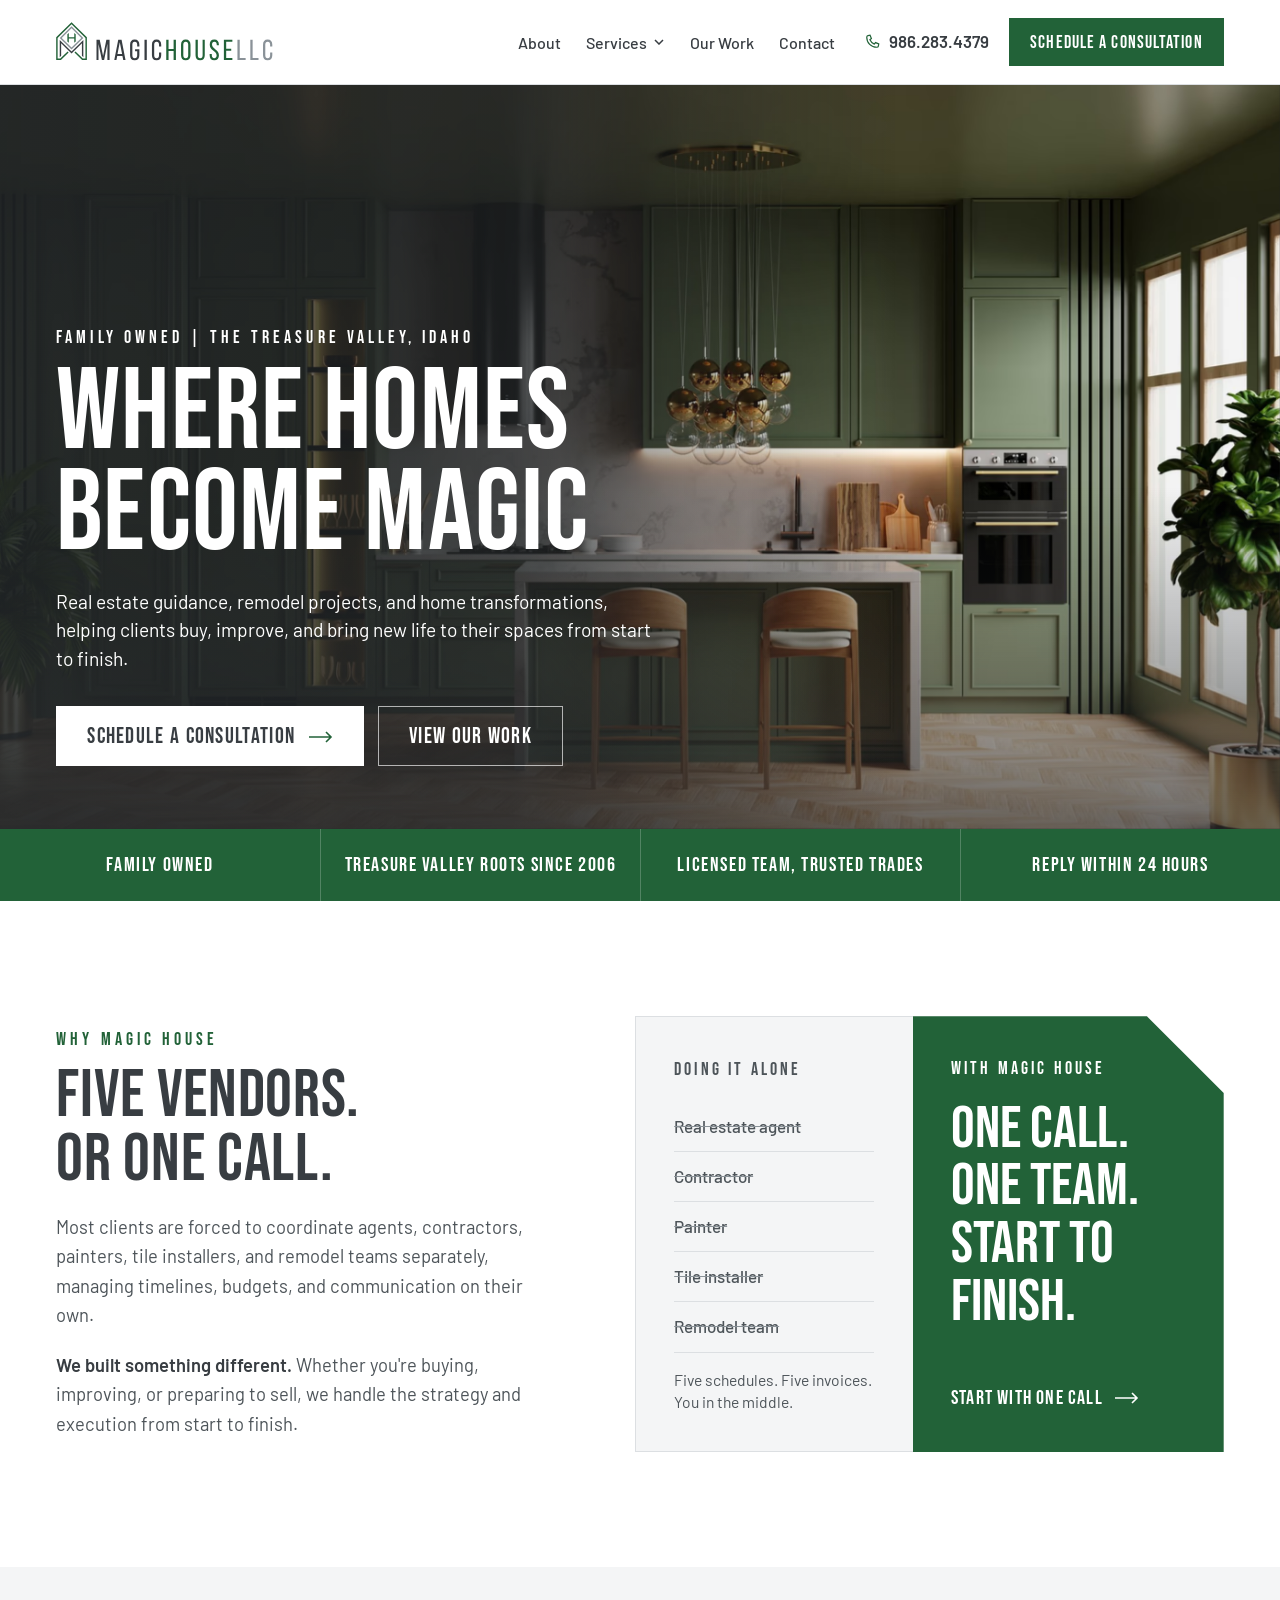
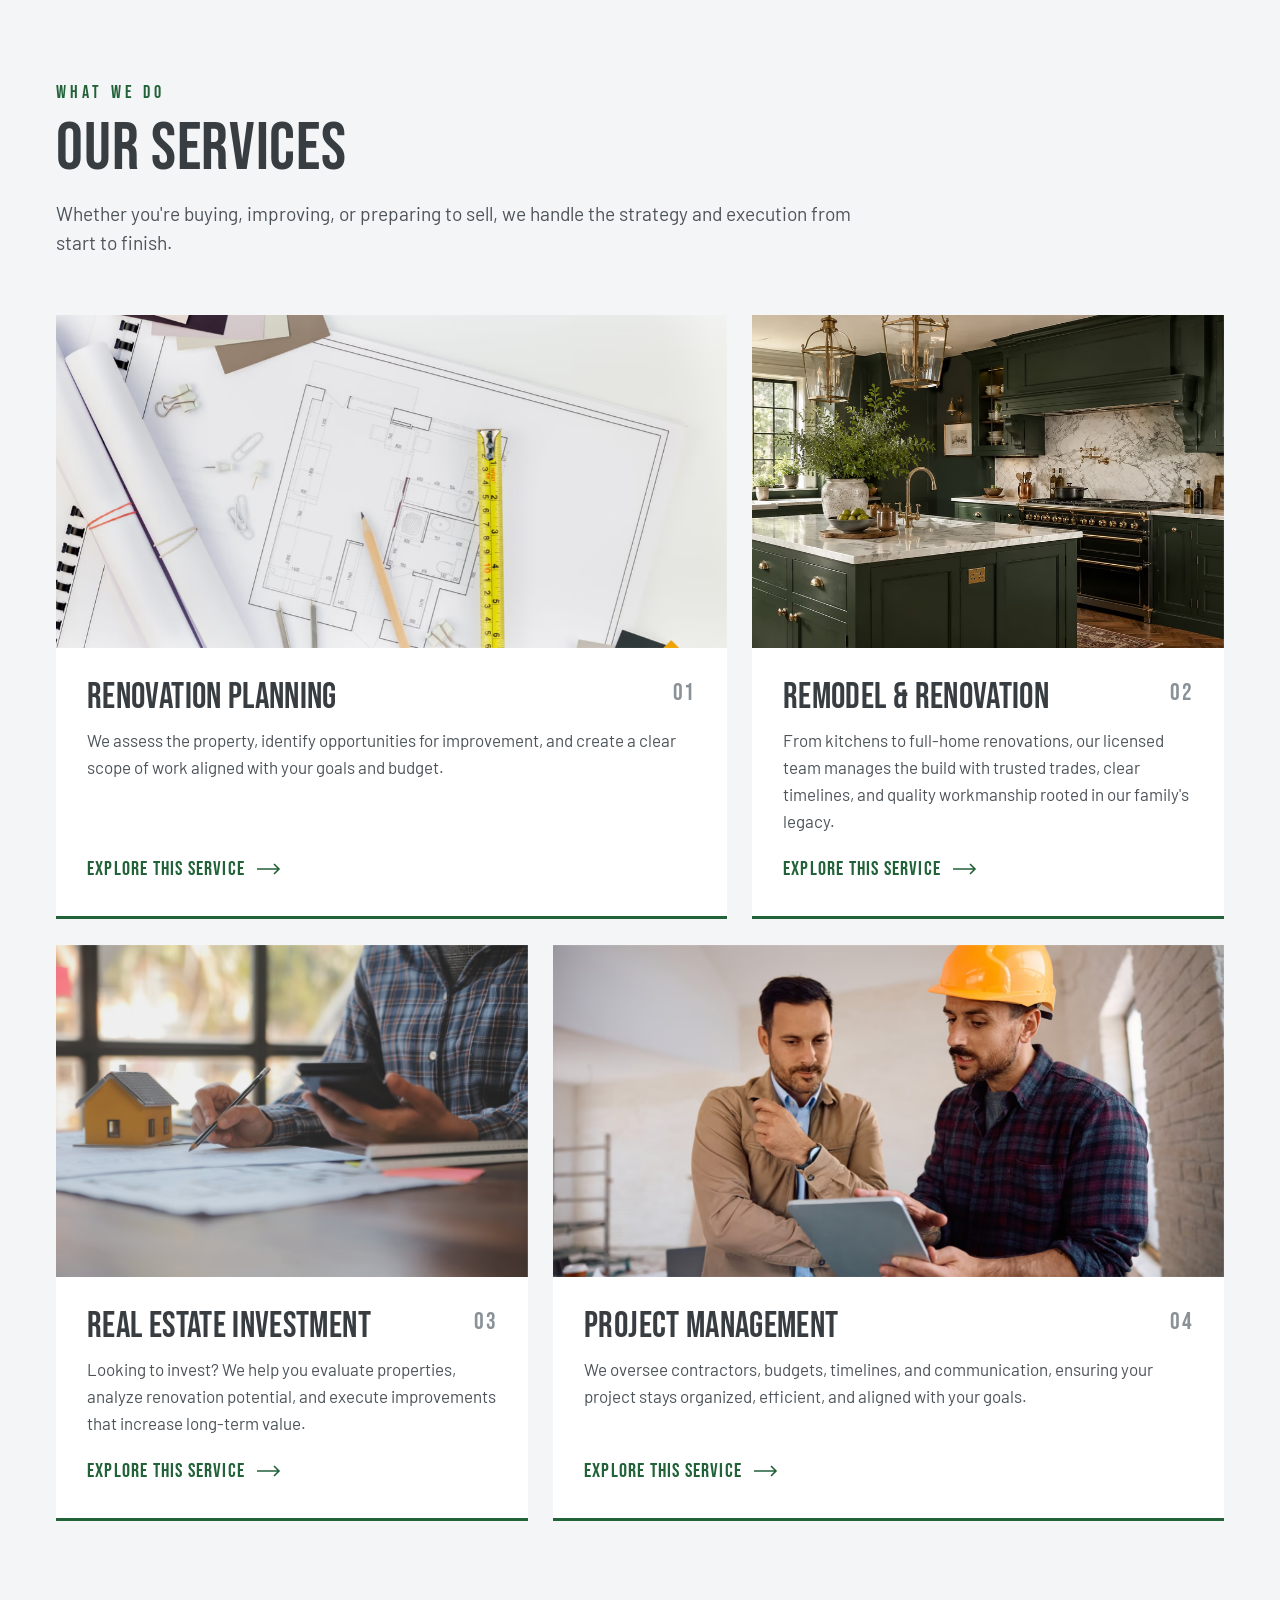
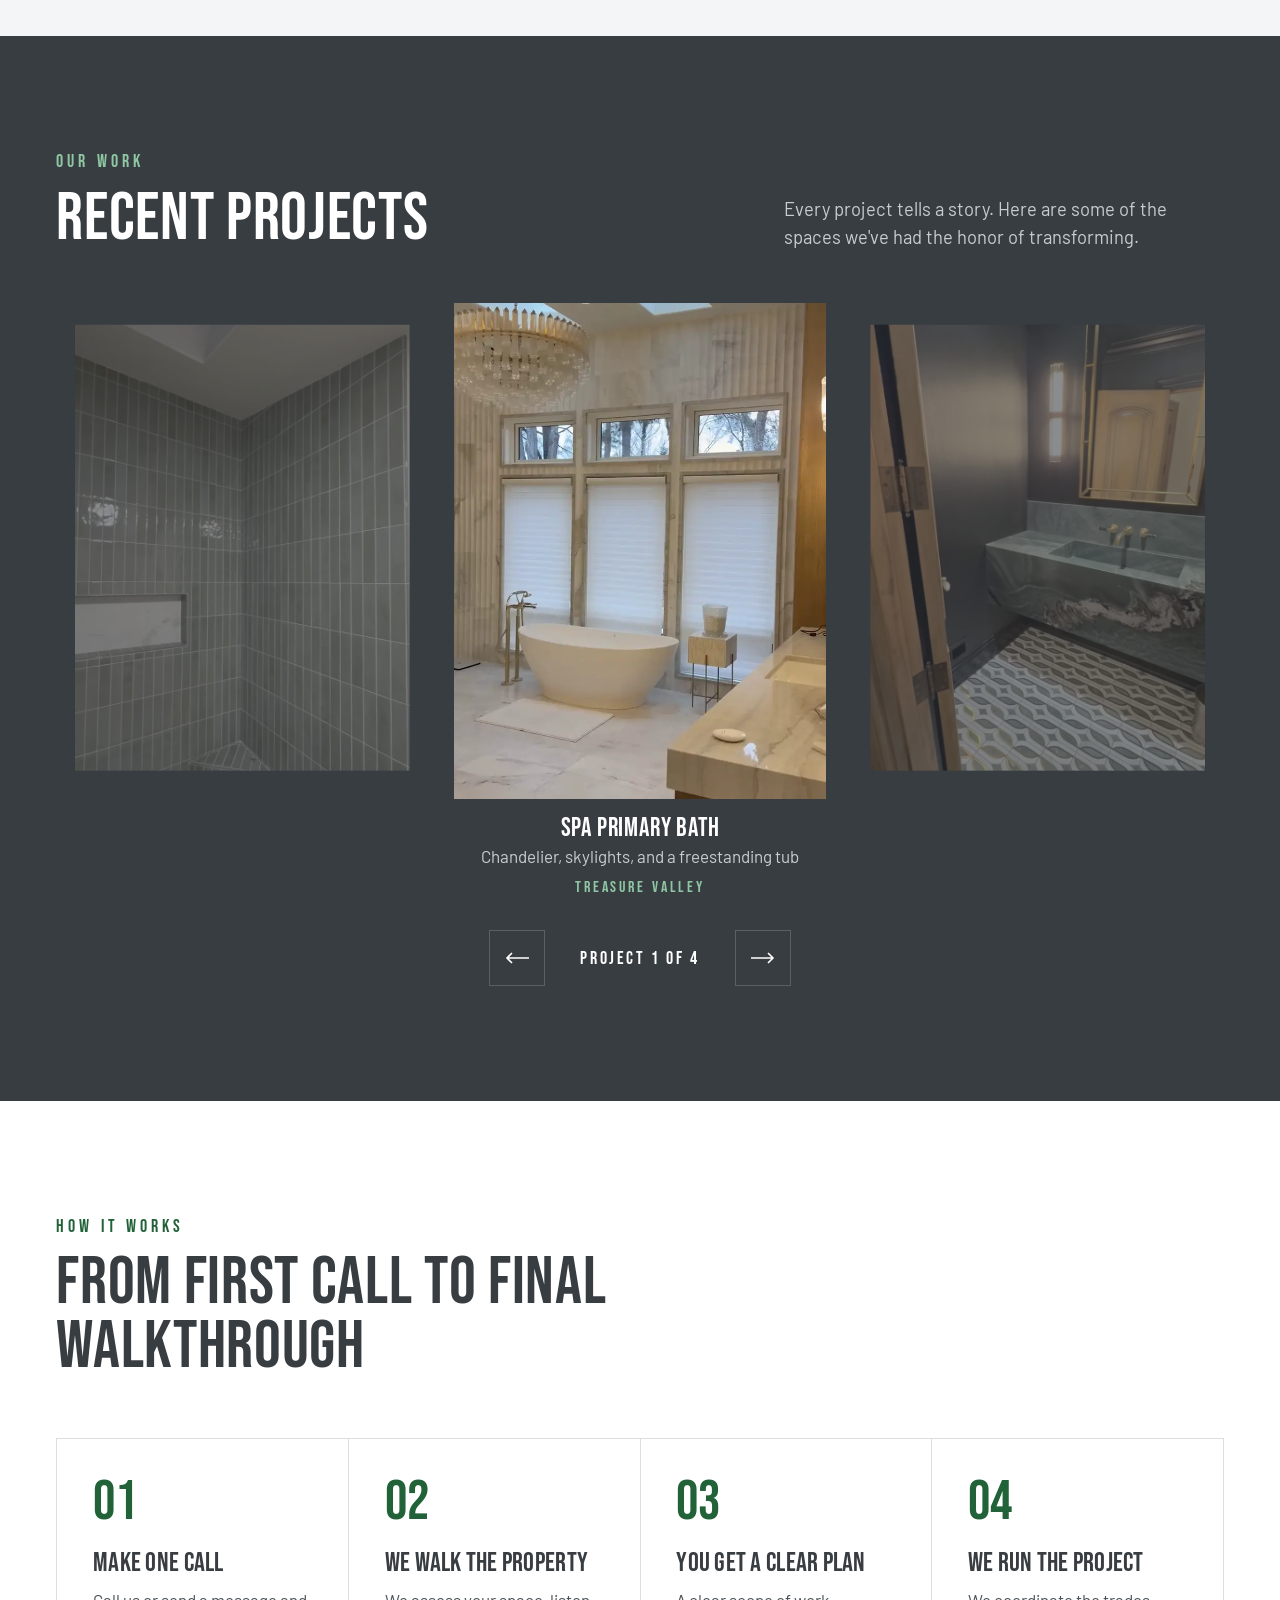
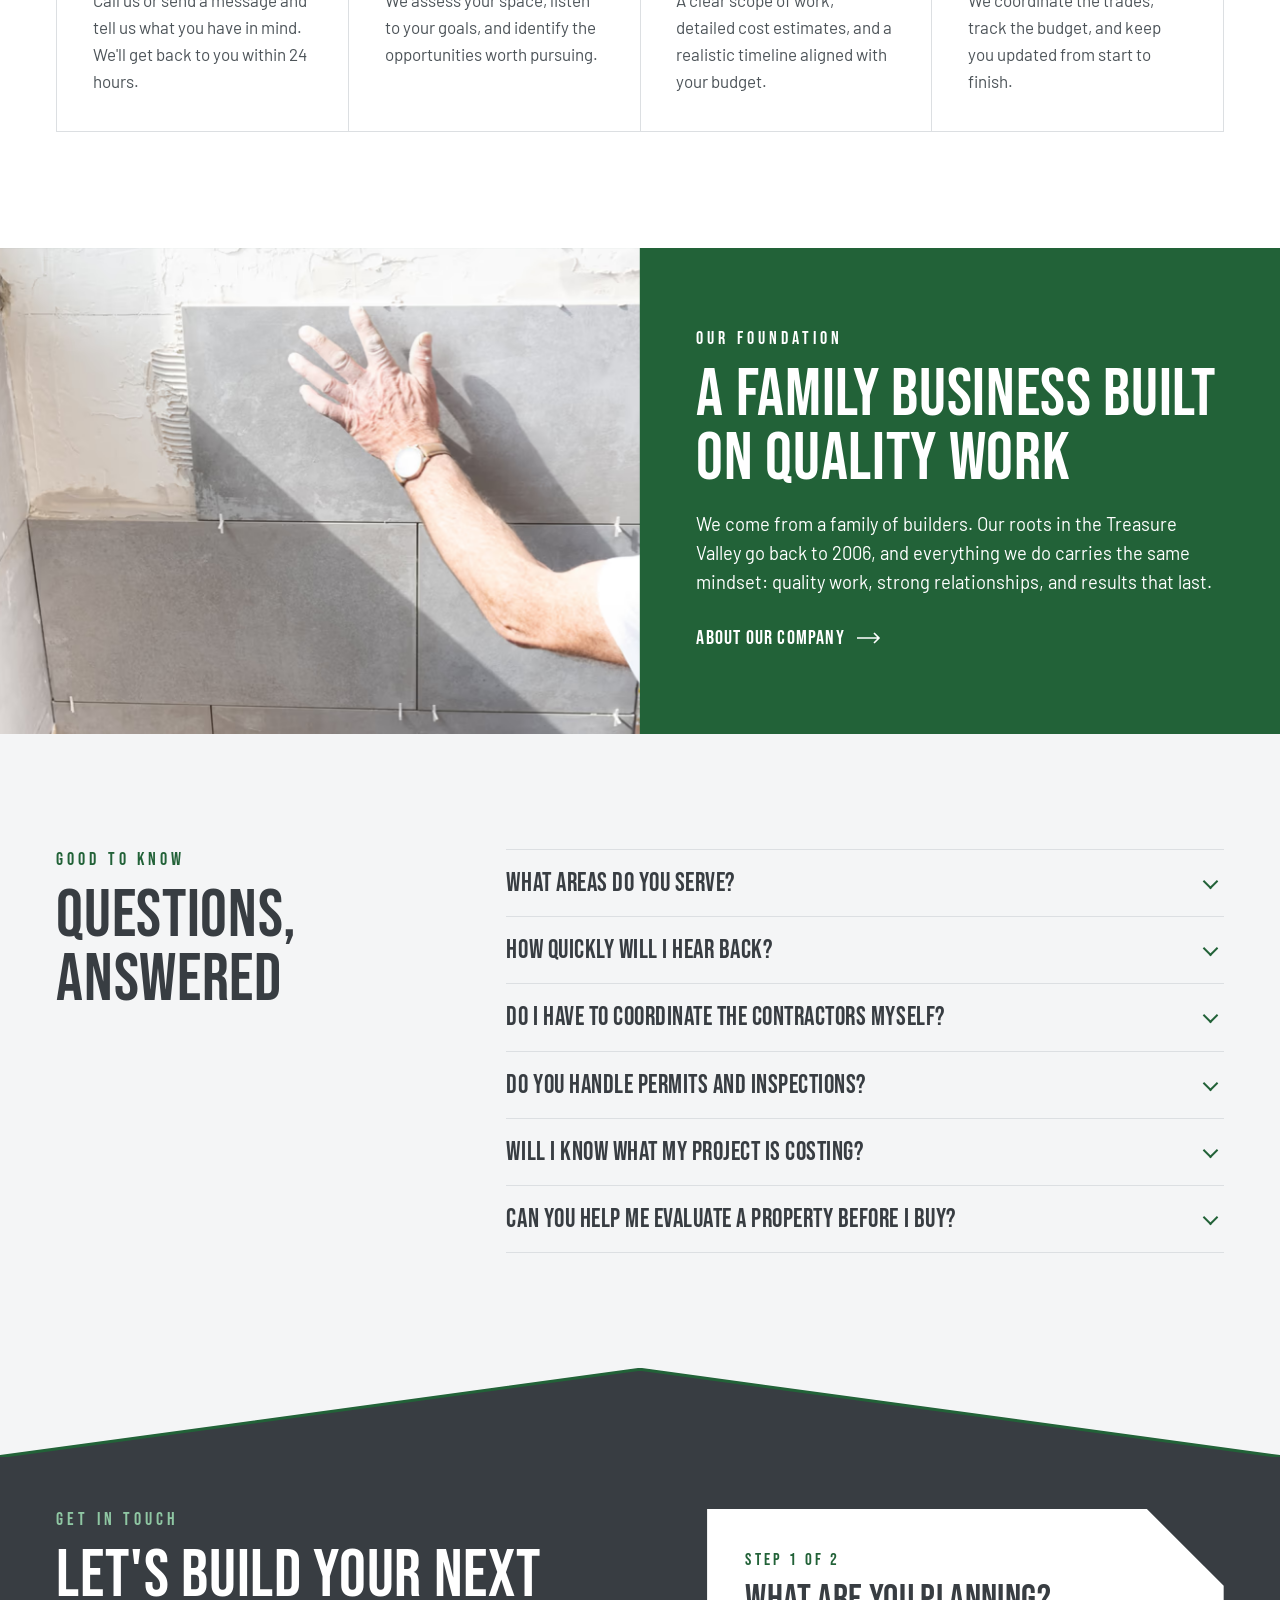
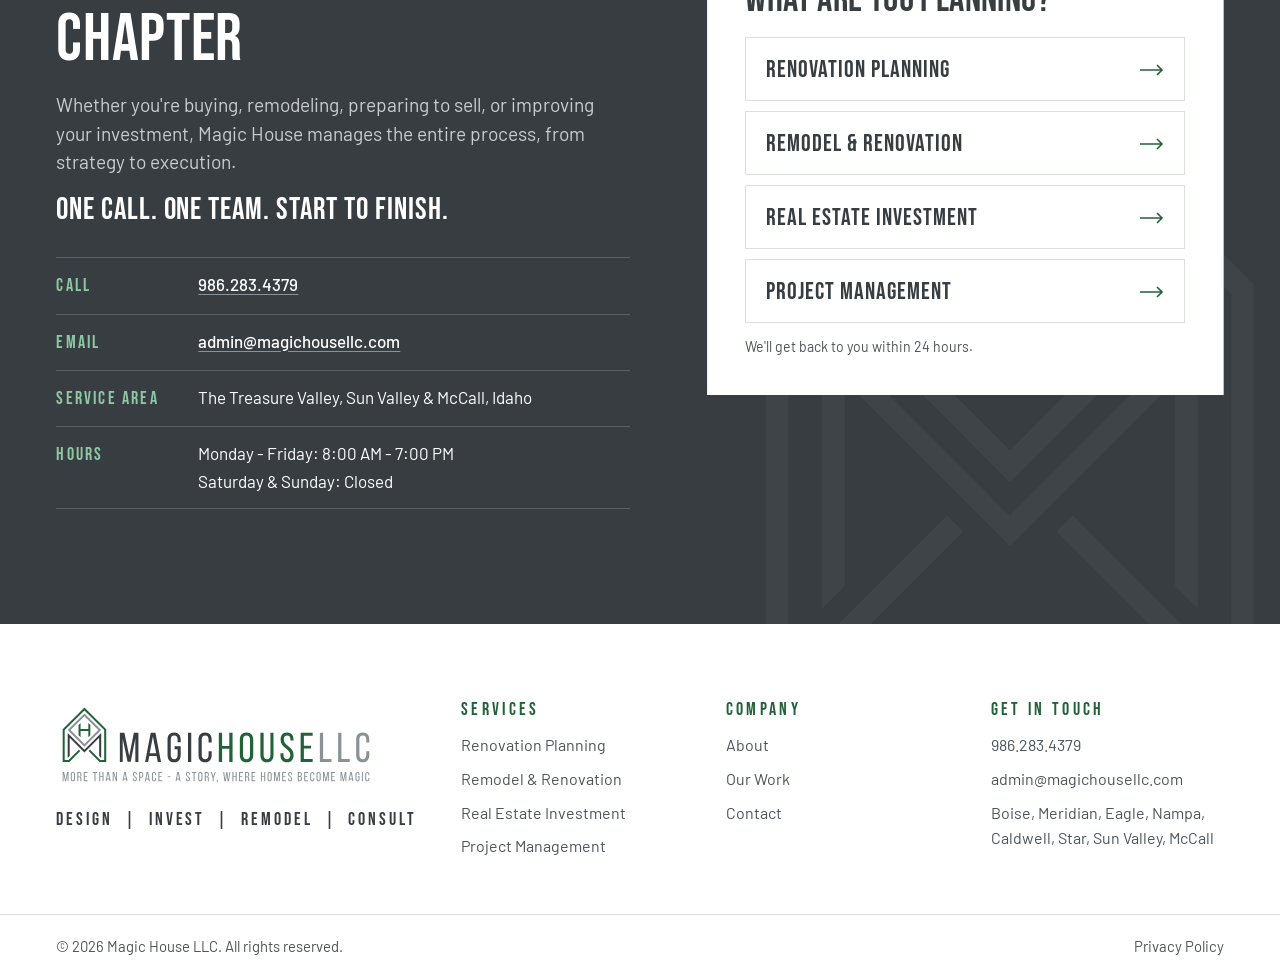
<file: index.html>
<!DOCTYPE html><html lang="en"><head><meta charSet="utf-8"/><meta http-equiv="x-ua-compatible" content="ie=edge"/><meta name="viewport" content="width=device-width, initial-scale=1, shrink-to-fit=no"/><meta name="generator" content="Gatsby 5.16.1"/><meta name="description" content="Family-owned design, investment, remodel, and consulting company serving the Treasure Valley, Sun Valley, and McCall. One call. One team. Start to finish." data-gatsby-head="true"/><meta name="theme-color" content="#383D42" data-gatsby-head="true"/><meta property="og:type" content="website" data-gatsby-head="true"/><meta property="og:site_name" content="Magic House LLC" data-gatsby-head="true"/><meta property="og:title" content="Magic House LLC | Remodeling &amp; Real Estate in the Treasure Valley" data-gatsby-head="true"/><meta property="og:description" content="Family-owned design, investment, remodel, and consulting company serving the Treasure Valley, Sun Valley, and McCall. One call. One team. Start to finish." data-gatsby-head="true"/><meta property="og:url" content="https://themagichousellc.com/" data-gatsby-head="true"/><meta property="og:image" content="https://themagichousellc.com/og-image.jpg" data-gatsby-head="true"/><meta name="twitter:card" content="summary_large_image" data-gatsby-head="true"/><meta name="twitter:title" content="Magic House LLC | Remodeling &amp; Real Estate in the Treasure Valley" data-gatsby-head="true"/><meta name="twitter:description" content="Family-owned design, investment, remodel, and consulting company serving the Treasure Valley, Sun Valley, and McCall. One call. One team. Start to finish." data-gatsby-head="true"/><meta name="twitter:image" content="https://themagichousellc.com/og-image.jpg" data-gatsby-head="true"/><style data-href="/styles.0ccec63f8c08e8dfbed8.css" data-identity="gatsby-global-css">@font-face{font-display:swap;font-family:Bebas Neue;font-weight:400;src:url(/fonts/bebas-neue-latin-400-normal.woff2) format("woff2")}@font-face{font-display:swap;font-family:Barlow;font-weight:400;src:url(/fonts/barlow-latin-400-normal.woff2) format("woff2")}@font-face{font-display:swap;font-family:Barlow;font-weight:500;src:url(/fonts/barlow-latin-500-normal.woff2) format("woff2")}@font-face{font-display:swap;font-family:Barlow;font-weight:600;src:url(/fonts/barlow-latin-600-normal.woff2) format("woff2")}@font-face{ascent-override:165%;descent-override:61%;font-family:Bebas Fallback;line-gap-override:0%;size-adjust:57.66%;src:local("Arial"),local("Roboto")}@font-face{ascent-override:103%;descent-override:21%;font-family:Barlow Fallback;line-gap-override:0%;size-adjust:97.34%;src:local("Arial"),local("Roboto")}:root{--charcoal:#383d42;--charcoal-deep:#25292c;--green:#226238;--green-deep:#194a2a;--green-light:#8fc7a3;--steel:#8a9298;--steel-light:#c8cdd1;--mist:#f4f5f6;--line:#dcdfe2;--line-dark:hsla(0,0%,100%,.18);--text:#4d5459;--white:#fff;--display:"Bebas Neue","Bebas Fallback","Arial Narrow",sans-serif;--body:"Barlow","Barlow Fallback",system-ui,sans-serif;--wrap:1360px;--gutter:clamp(20px,4.4vw,64px);--section-y:clamp(72px,9vw,136px);--header-h:84px;--proof-h:72px;--cut:clamp(44px,6vw,96px);--ease:cubic-bezier(0.2,0.7,0.2,1)}*,:after,:before{box-sizing:border-box}html{-webkit-text-size-adjust:100%;scroll-behavior:smooth;scroll-padding-top:calc(var(--header-h) + 16px)}html.menu-open{overflow:hidden}body{-webkit-font-smoothing:antialiased;background:var(--white);color:var(--text);font-family:var(--body);font-size:1.0625rem;line-height:1.6;margin:0}img,svg,video{display:block;max-width:100%}h1,h2,h3{color:var(--charcoal);font-family:var(--display);font-weight:400;letter-spacing:.01em;margin:0}h1{font-size:clamp(3.25rem,6.4vw,6.5rem);line-height:.94}h2{font-size:clamp(2.75rem,5.2vw,5rem);line-height:.96}h3{font-size:clamp(1.6rem,2.1vw,2rem);line-height:1.05}ol,p,ul{margin:0}ol,ul{list-style:none;padding:0}a{color:var(--green)}a:focus-visible,button:focus-visible,summary:focus-visible{outline:2px solid var(--green);outline-offset:3px}.contact a:focus-visible,.hero a:focus-visible,.page-hero a:focus-visible,.section--dark a:focus-visible,.section--dark button:focus-visible{outline-color:var(--white)}.wrap{margin-inline:auto;max-width:var(--wrap);padding-inline:var(--gutter);width:100%}.skip-link{background:var(--charcoal);color:var(--white);left:16px;padding:12px 18px;position:absolute;top:-100px;z-index:100}.skip-link:focus{top:12px}.eyebrow{color:var(--green);font-family:var(--display);font-size:1.15rem;letter-spacing:.22em;line-height:1.2;margin-bottom:14px}.js [data-reveal]{opacity:0;transform:translateY(22px);transition:opacity .7s var(--ease),transform .7s var(--ease)}.js [data-reveal].is-visible{opacity:1;transform:none}.btn{--fill:var(--charcoal);--curve:22px;align-items:center;background:none;border:1px solid transparent;cursor:pointer;display:inline-flex;font-family:var(--display);font-size:1.35rem;gap:14px;isolation:isolate;justify-content:center;letter-spacing:.06em;line-height:1;min-height:60px;overflow:hidden;padding:6px 30px 4px;position:relative;text-decoration:none;transition:color .3s ease .12s,border-color .35s var(--ease),border-radius .6s cubic-bezier(.4,0,.2,1);white-space:nowrap}.btn:before,.lead-form__option:before,.reel__controls button:before{background:var(--fill);clip-path:circle(0 at 0 100%);content:"";inset:0;position:absolute;transition:clip-path .6s cubic-bezier(.4,0,.2,1);z-index:-1}.btn:focus-visible:before,.lead-form__option:focus-visible:before,.reel__controls button:focus-visible:before{clip-path:circle(150% at 0 100%)}.btn:focus-visible,.lead-form__option:focus-visible,.reel__controls button:focus-visible{border-color:var(--fill);border-top-right-radius:var(--curve)}@media (hover:hover){.btn:not(:disabled):hover:before,.lead-form__option:hover:before,.reel__controls button:hover:before{clip-path:circle(150% at 0 100%)}.btn:not(:disabled):hover,.lead-form__option:hover,.reel__controls button:hover{border-color:var(--fill);border-top-right-radius:var(--curve)}}.btn .arrow,.lead-form__option .arrow,.service-links .arrow,.text-link .arrow{flex:none;transition:transform .25s var(--ease)}.btn:hover .arrow,.lead-form__option:hover .arrow,.service-links a:hover .arrow,.text-link:hover .arrow,a:hover .text-link .arrow{transform:translateX(5px)}.btn--primary{background:var(--green);color:var(--white)}.btn--primary:disabled{cursor:progress;opacity:.7}.btn--light{--fill:var(--green);background:var(--white);color:var(--charcoal)}.btn--light .arrow{color:var(--green);transition:transform .25s var(--ease),color .3s ease .12s}.btn--light:focus-visible,.btn--light:hover{color:var(--white)}.btn--light:focus-visible .arrow,.btn--light:hover .arrow{color:var(--white)}.btn--ghost{border-color:var(--charcoal);color:var(--charcoal)}.btn--ghost:focus-visible,.btn--ghost:hover{color:var(--white)}.btn--ghost-light{--fill:var(--white);border-color:hsla(0,0%,100%,.65);color:var(--white)}.btn--ghost-light:focus-visible,.btn--ghost-light:hover{color:var(--charcoal)}.btn--small{--curve:16px;font-size:1.15rem;min-height:48px;padding-inline:20px}.btn--block{width:100%}.actions{display:flex;flex-wrap:wrap;gap:14px}.text-link{align-items:center;color:var(--green);display:inline-flex;font-family:var(--display);font-size:1.25rem;gap:12px;letter-spacing:.06em;text-decoration:none}.text-link--light{color:var(--white)}.site-header{background:var(--white);border-bottom:1px solid var(--line);position:sticky;top:0;z-index:50}.site-header__row{align-items:center;display:flex;gap:28px;height:var(--header-h)}.site-header__logo{flex:none}.site-header__logo img{height:auto;width:clamp(190px,17vw,232px)}.site-nav{align-items:center;display:flex;gap:clamp(18px,2vw,32px);margin-left:auto}.site-nav>a,.site-nav__group>button{align-items:center;background:none;border:0;color:var(--charcoal);cursor:pointer;display:inline-flex;font:500 1rem var(--body);gap:7px;height:var(--header-h);padding:0;text-decoration:none}.site-nav>a.is-current,.site-nav>a:hover,.site-nav__group:hover>button{color:var(--green)}.site-nav__group{position:relative}.site-nav__menu{background:var(--white);border:1px solid var(--line);border-top:3px solid var(--green);left:-24px;opacity:0;padding:10px 0;position:absolute;top:100%;transform:translateY(6px);transition:opacity .18s,transform .18s var(--ease),visibility .18s;visibility:hidden;width:280px}.site-nav__group:focus-within .site-nav__menu,.site-nav__group:hover .site-nav__menu{opacity:1;transform:none;visibility:visible}.site-nav__menu a{color:var(--charcoal);display:block;font-weight:500;padding:11px 24px;text-decoration:none}.site-nav__menu a:hover{background:var(--mist);color:var(--green)}.site-header__actions{align-items:center;display:flex;gap:20px}.site-header__phone{align-items:center;color:var(--charcoal);display:inline-flex;font-weight:600;gap:8px;text-decoration:none;white-space:nowrap}.site-header__phone svg{color:var(--green)}.site-header__toggle{background:none;border:1px solid var(--line);cursor:pointer;display:none;height:48px;padding:0;position:relative;width:48px}.site-header__toggle span{background:var(--charcoal);height:2px;left:13px;position:absolute;transition:transform .2s var(--ease),top .2s var(--ease);width:20px}.site-header__toggle span:first-child{top:19px}.site-header__toggle span:last-child{top:26px}.site-header__toggle[aria-expanded=true] span:first-child{top:23px;transform:rotate(45deg)}.site-header__toggle[aria-expanded=true] span:last-child{top:23px;transform:rotate(-45deg)}.mobile-menu{display:none}.hero{align-items:flex-end;background:var(--charcoal-deep);display:flex;isolation:isolate;min-height:calc(100svh - var(--header-h) - var(--proof-h));overflow:hidden;position:relative}.hero .hero__image{inset:0;position:absolute;z-index:-2}.hero__shade{background:linear-gradient(90deg,rgba(37,41,44,.76),rgba(37,41,44,.62) 40%,rgba(37,41,44,.26) 56%,rgba(37,41,44,0) 70%),linear-gradient(0deg,rgba(37,41,44,.62),rgba(37,41,44,0) 46%);inset:0;position:absolute;z-index:-1}.hero__content{padding-block:clamp(48px,7vh,88px)}.hero .eyebrow,.hero h1{color:var(--white)}.hero h1{font-size:clamp(4.1rem,9vw,9rem);line-height:.88}.hero h1 span{display:block}.hero__lead{color:var(--white);font-size:clamp(1.1rem,1.5vw,1.3rem);line-height:1.5;margin:22px 0 32px;max-width:600px}.video-loop{background:var(--charcoal);height:100%;overflow:hidden;position:relative;width:100%}.video-loop img,.video-loop video{height:100%;inset:0;object-fit:cover;position:absolute;width:100%}.video-loop video{opacity:0;transition:opacity .8s}.video-loop.is-playing video{opacity:1}.proof{background:var(--green);display:grid;grid-template-columns:repeat(4,1fr)}.proof li{align-items:center;border-left:1px solid hsla(0,0%,100%,.22);color:var(--white);display:flex;font-family:var(--display);font-size:clamp(1.1rem,1.55vw,1.45rem);justify-content:center;letter-spacing:.08em;line-height:1.1;min-height:var(--proof-h);padding:8px 16px 6px;text-align:center}.proof li:first-child{border-left:0}.section{padding-block:var(--section-y)}.section--tight{padding-block:clamp(48px,5vw,72px) var(--section-y)}.section--mist{background:var(--mist)}.section--dark{background:var(--charcoal);color:var(--steel-light)}.section--dark h2,.section--dark h3{color:var(--white)}.section--dark .eyebrow{color:var(--green-light)}.section-head{margin-bottom:clamp(36px,4.5vw,64px);max-width:820px}.section-head__intro{font-size:1.2rem;line-height:1.5;margin-top:18px}.gap__grid{align-items:center;display:grid;gap:clamp(40px,6vw,96px);grid-template-columns:minmax(0,.92fr) minmax(0,1.08fr)}.gap__title span{display:block}.gap__text{font-size:1.15rem;margin-top:20px}.gap__text strong{color:var(--charcoal);font-weight:600}.gap__compare{display:grid;grid-template-columns:1fr 1.12fr}.gap__label{font-family:var(--display);font-size:1.1rem;letter-spacing:.18em;margin-bottom:18px}.gap__old{background:var(--mist);border:1px solid var(--line);border-right:0;padding:clamp(24px,3vw,40px)}.gap__old li{border-bottom:1px solid var(--line);color:var(--text);font-weight:500;padding:11px 0;text-decoration:line-through;text-decoration-color:var(--steel)}.gap__note{font-size:.98rem;line-height:1.4;margin-top:16px}.gap__new{background:var(--green);clip-path:polygon(0 0,calc(100% - var(--cut)) 0,100% var(--cut),100% 100%,0 100%);color:var(--white);display:flex;flex-direction:column;padding:clamp(24px,3vw,40px)}.gap__big{font-family:var(--display);font-size:clamp(2.9rem,4.6vw,4.5rem);line-height:.98;margin-bottom:auto;padding-bottom:28px}.service-tiles{display:grid;gap:clamp(16px,2vw,28px);grid-template-columns:repeat(12,1fr)}.service-tile{background:var(--white);color:inherit;display:flex;flex-direction:column;grid-column:span 5;position:relative;text-decoration:none}.service-tile:first-child,.service-tile:nth-child(4){grid-column:span 7}.service-tile__image{height:clamp(240px,26vw,370px);overflow:hidden}.service-tile__image .gatsby-image-wrapper{height:100%;transition:transform .7s var(--ease)}.service-tile:hover .service-tile__image .gatsby-image-wrapper{transform:scale(1.04)}.service-tile__body{align-items:flex-start;border-bottom:3px solid var(--green);display:flex;flex:1 1;flex-direction:column;padding:clamp(22px,2.4vw,34px);position:relative}.service-tile__number{color:var(--steel);font-family:var(--display);font-size:1.5rem;letter-spacing:.06em;position:absolute;right:clamp(22px,2.4vw,34px);top:clamp(16px,2vw,26px)}.service-tile h3{font-size:clamp(2rem,2.8vw,2.75rem);padding-right:48px}.service-tile p{margin:10px 0 18px}.service-tile .text-link{margin-top:auto}.work__head{align-items:flex-end;display:flex;gap:32px;justify-content:space-between;margin-bottom:clamp(32px,4vw,56px)}.work__head>p{font-size:1.15rem;line-height:1.5;max-width:440px}.work{overflow:hidden}.reel{--reel-gap:clamp(14px,2vw,28px);touch-action:pan-y}.reel__stage{display:grid;justify-items:center}.reel__slide{grid-area:1/1;opacity:.42;position:relative;transform:translateX(calc(var(--position)*(100% + var(--reel-gap)))) scale(.9);transform-origin:50% 36%;transition:transform .6s var(--ease),opacity .6s var(--ease);width:calc(33.33333% - var(--reel-gap)*2/3)}.reel__slide.is-active{opacity:1;transform:none;z-index:1}.reel__slide.is-away{opacity:0;transition:none;visibility:hidden}.reel__pick{background:none;border:0;cursor:pointer;inset:0;padding:0;position:absolute}.reel__pick:focus-visible{outline:2px solid var(--white);outline-offset:3px}.reel__slide:not(.is-active):hover{opacity:.7}.reel__slide:not(.is-active) figcaption{opacity:0}.reel__controls{align-items:center;display:flex;gap:20px;justify-content:center;margin-top:clamp(20px,2.4vw,32px)}.reel__controls button{--fill:var(--white);--curve:16px;background:none;border:1px solid var(--line-dark);color:var(--white);cursor:pointer;display:grid;height:56px;isolation:isolate;overflow:hidden;padding:0;place-items:center;position:relative;transition:color .3s ease .12s,border-color .35s var(--ease),border-radius .6s cubic-bezier(.4,0,.2,1);width:56px}.reel__controls button:focus-visible,.reel__controls button:hover{color:var(--charcoal)}.reel__controls button:focus-visible{outline-color:var(--white)}.reel__prev .arrow{transform:rotate(180deg)}.reel__controls p{color:var(--white);font-family:var(--display);font-size:1.15rem;letter-spacing:.14em;min-width:150px;padding-top:3px;text-align:center}.work figure{margin:0}.work .video-loop{aspect-ratio:3/4;pointer-events:none}.work figcaption{display:grid;gap:3px;line-height:1.35;padding-top:16px;text-align:center;transition:opacity .4s}.work figcaption strong{color:var(--white);font-family:var(--display);font-size:1.65rem;font-weight:400;letter-spacing:.03em;line-height:1.05}.work__place{color:var(--green-light);font-family:var(--display);font-size:1rem;letter-spacing:.18em;margin-top:6px}.line-grid{border-left:1px solid var(--line);border-top:1px solid var(--line);display:grid}.line-grid--2{grid-template-columns:repeat(2,1fr)}.line-grid--3{grid-template-columns:repeat(3,1fr)}.line-grid--4{grid-template-columns:repeat(4,1fr)}.line-grid li{border-bottom:1px solid var(--line);border-right:1px solid var(--line);padding:clamp(24px,2.8vw,40px)}.line-grid h3{margin-bottom:10px}.line-grid__number{color:var(--green);display:block;font-family:var(--display);font-size:clamp(3rem,4.4vw,4.25rem);line-height:1;margin-bottom:18px}.section--dark .line-grid,.section--dark .line-grid li{border-color:var(--line-dark)}.section--dark .line-grid__number{color:var(--green-light)}.split{display:grid;gap:clamp(40px,7vw,112px);grid-template-columns:minmax(0,1fr) minmax(0,1fr)}.split__copy p:not(.eyebrow){font-size:1.15rem;margin-top:18px}.split__list{align-self:start;background:var(--mist);clip-path:polygon(0 0,calc(100% - var(--cut)) 0,100% var(--cut),100% 100%,0 100%);padding:clamp(26px,3vw,44px)}.split__list h3{margin-bottom:14px}.check-list li{border-top:1px solid var(--line);color:var(--charcoal);font-weight:500;line-height:1.4;padding:13px 0 13px 28px;position:relative}.check-list li:before{background:var(--green);content:"";height:9px;left:3px;position:absolute;top:19px;transform:rotate(45deg);width:9px}.page-hero{background:var(--charcoal);color:var(--steel-light);display:grid;grid-template-columns:minmax(0,1fr) minmax(0,1fr);min-height:min(680px,calc(100svh - var(--header-h)))}.page-hero__copy{align-items:flex-start;display:flex;flex-direction:column;justify-content:center;padding:clamp(40px,5vw,72px) clamp(28px,4vw,64px) clamp(40px,5vw,72px) max(var(--gutter),calc((100vw - var(--wrap))/2 + var(--gutter)))}.page-hero h1,.page-hero__lead{color:var(--white)}.page-hero__lead{font-size:clamp(1.1rem,1.35vw,1.25rem);line-height:1.5;margin:20px 0 30px;max-width:560px}.page-hero__image{clip-path:polygon(var(--cut) 0,100% 0,100% 100%,0 100%,0 var(--cut));overflow:hidden;position:relative}.page-hero__image .gatsby-image-wrapper{inset:0;position:absolute}.crumbs{font-size:.95rem;margin-bottom:22px}.crumbs ol{display:flex;flex-wrap:wrap;gap:6px 10px}.crumbs li+li:before{color:var(--steel);content:"/";margin-right:10px}.crumbs a,.crumbs span{color:var(--steel-light);text-decoration:none}.crumbs a:hover{color:var(--white)}.story{display:grid;gap:clamp(32px,6vw,96px);grid-template-columns:minmax(0,.8fr) minmax(0,1.2fr)}.story__head{align-self:start;position:sticky;top:calc(var(--header-h) + 32px)}.story__body{display:grid;font-size:1.15rem;gap:20px}.story__opening{color:var(--charcoal);font-size:clamp(1.35rem,1.9vw,1.6rem);line-height:1.4}.story__turn{border-left:3px solid var(--green);color:var(--charcoal);font-family:var(--display);font-size:clamp(2.4rem,4vw,3.5rem);line-height:1;margin-block:10px;padding:14px 0 10px 24px}.story__sign{border-top:1px solid var(--line);font-size:1rem;padding-top:20px}.story__sign strong{color:var(--charcoal);font-weight:600}.pair{display:grid;gap:clamp(24px,4vw,56px);grid-template-columns:repeat(2,1fr)}.pair__image{clip-path:polygon(0 0,calc(100% - var(--cut)) 0,100% var(--cut),100% 100%,0 100%);height:clamp(240px,28vw,400px);margin-bottom:24px;overflow:hidden}.pair__image .gatsby-image-wrapper{height:100%}.pair h3{font-size:clamp(2rem,2.8vw,2.75rem);margin-bottom:8px}.service-links{border-top:1px solid var(--line);display:grid}.service-links a{align-items:center;border-bottom:1px solid var(--line);color:var(--charcoal);display:flex;font-family:var(--display);font-size:clamp(2rem,3.6vw,3.25rem);gap:20px;justify-content:space-between;line-height:1;padding:18px 0 14px;text-decoration:none;transition:color .2s,padding-left .25s var(--ease)}.service-links a:hover{color:var(--green);padding-left:12px}.area,.band,.family{display:grid;grid-template-columns:repeat(2,1fr)}.family{background:var(--green)}.family,.family .eyebrow,.family h2{color:var(--white)}.area__image,.band__image,.family__image{min-height:clamp(320px,38vw,560px);position:relative}.area__image .gatsby-image-wrapper,.band__image .gatsby-image-wrapper,.family__image .gatsby-image-wrapper{inset:0;position:absolute}.area__copy,.band__copy,.family__copy{align-self:center;max-width:660px;padding:clamp(40px,6vw,88px) var(--gutter)}.family__copy p:not(.eyebrow){font-size:1.15rem;margin-block:18px 24px}.area{background:var(--mist)}.area__copy>p:not(.eyebrow),.band__copy>p:not(.eyebrow){font-size:1.15rem;margin-top:16px}.area__copy ul{border-top:1px solid var(--line);display:grid;gap:0 24px;grid-template-columns:repeat(2,1fr);margin-top:20px}.area__copy li{border-bottom:1px solid var(--line);color:var(--charcoal);font-family:var(--display);font-size:1.5rem;letter-spacing:.04em;padding:11px 0 8px}.band{background:var(--mist)}.band--reverse .band__image{order:2}.scope{display:grid;gap:clamp(28px,3vw,44px) clamp(16px,2vw,28px);grid-template-columns:repeat(3,1fr)}.scope .gatsby-image-wrapper,.scope__real{aspect-ratio:3/2;height:auto;margin-bottom:16px;object-fit:cover;object-position:50% 60%;width:100%}.scope h3{margin-bottom:6px}.faq{display:grid;gap:clamp(24px,5vw,80px);grid-template-columns:minmax(0,.7fr) minmax(0,1.3fr)}.faq .section-head{align-self:start;margin-bottom:0;position:sticky;top:calc(var(--header-h) + 32px)}.faq__list{border-top:1px solid var(--line)}.faq details{border-bottom:1px solid var(--line)}.faq summary{color:var(--charcoal);cursor:pointer;font-family:var(--display);font-size:clamp(1.5rem,2vw,1.85rem);letter-spacing:.02em;line-height:1.1;list-style:none;padding:20px 44px 18px 0;position:relative}.faq summary::-webkit-details-marker{display:none}.faq summary:after{border-bottom:2px solid var(--green);border-right:2px solid var(--green);content:"";height:11px;position:absolute;right:8px;top:26px;transform:rotate(45deg);transition:transform .2s var(--ease);width:11px}.faq details[open] summary:after{top:31px;transform:rotate(225deg)}.faq details p{max-width:680px;padding-bottom:22px}.contact{background:var(--charcoal);color:var(--steel-light);overflow:hidden;padding-block:clamp(96px,11vw,168px) var(--section-y);position:relative;scroll-margin-top:var(--header-h)}.contact:before{aspect-ratio:214/254;background:url(/mark-white.svg) 50%/contain no-repeat;bottom:-14%;content:"";opacity:.035;pointer-events:none;position:absolute;right:-4%;width:min(640px,60vw)}.contact__roof{height:clamp(40px,7vw,104px);left:0;position:absolute;top:-1px;width:100%}.contact__roof-sky{fill:var(--mist)}.contact__roof-line{fill:none;stroke:var(--green);stroke-width:3;vector-effect:non-scaling-stroke}.contact__grid{align-items:start;display:grid;gap:0 clamp(40px,6vw,96px);grid-template-columns:minmax(0,1fr) minmax(0,.9fr);grid-template-rows:auto 1fr;position:relative}.contact__grid .lead-form{grid-column:2;grid-row:1/span 2}.contact__copy h1,.contact__copy h2{color:var(--white)}.contact__copy .eyebrow{color:var(--green-light)}.contact__body{font-size:1.2rem;line-height:1.5;margin-top:18px}.contact__promise{color:var(--white);font-family:var(--display);font-size:clamp(1.7rem,2.4vw,2.2rem);letter-spacing:.03em;line-height:1.1;margin-top:16px}.contact-details{border-top:1px solid var(--line-dark);grid-column:1;margin:30px 0 0}.contact-details>div{border-bottom:1px solid var(--line-dark);display:grid;gap:12px;grid-template-columns:130px 1fr;padding:13px 0}.contact-details dt{color:var(--green-light);font-family:var(--display);font-size:1.15rem;letter-spacing:.12em}.contact-details dd{color:var(--white);margin:0}.contact-details dd span{display:block}.contact-details a{color:var(--white);font-weight:500;overflow-wrap:anywhere;text-decoration-color:var(--steel);text-underline-offset:3px}.contact--page{padding-block:clamp(48px,6vw,88px)}.contact--page .crumbs{margin-bottom:18px}.lead-form{background:var(--white);clip-path:polygon(0 0,calc(100% - var(--cut)) 0,100% var(--cut),100% 100%,0 100%);color:var(--text);padding:clamp(24px,3vw,44px)}.lead-form__title{font-size:clamp(2.1rem,3vw,2.75rem);margin-bottom:18px;padding-right:var(--cut)}.lead-form__step{color:var(--green);font-family:var(--display);font-size:1.05rem;letter-spacing:.18em;margin-bottom:8px}.lead-form__options{display:grid;gap:10px}.lead-form__option{--fill:var(--green);--curve:22px;align-items:center;background:var(--white);border:1px solid var(--line);color:var(--charcoal);cursor:pointer;display:flex;font-family:var(--display);font-size:1.5rem;gap:16px;isolation:isolate;justify-content:space-between;letter-spacing:.04em;line-height:1;min-height:64px;overflow:hidden;padding:6px 20px 4px;position:relative;text-align:left;transition:color .3s ease .12s,border-color .35s var(--ease),border-radius .6s cubic-bezier(.4,0,.2,1)}.lead-form__option .arrow{color:var(--green);transition:transform .25s var(--ease),color .3s ease .12s}.lead-form__option:focus-visible,.lead-form__option:hover{color:var(--white)}.lead-form__option:focus-visible .arrow,.lead-form__option:hover .arrow{color:var(--white)}.lead-form__chosen{align-items:center;background:var(--mist);border-left:3px solid var(--green);color:var(--charcoal);display:flex;font-weight:600;gap:12px;justify-content:space-between;margin-bottom:16px;padding:10px 14px}.lead-form__chosen button{background:none;border:0;color:var(--green);cursor:pointer;font:500 .95rem var(--body);padding:4px;text-decoration:underline}.lead-form__fields{display:grid;gap:14px;grid-template-columns:repeat(2,1fr)}.field{display:grid;gap:5px;min-width:0}.field--wide,.field:first-child{grid-column:1/-1}.field span{color:var(--charcoal);display:flex;font-size:.95rem;font-weight:600;gap:8px;justify-content:space-between}.field em{color:#6a7177;font-style:normal;font-weight:400}.field input,.field textarea{background:var(--white);border:1px solid var(--steel);border-radius:0;color:var(--charcoal);font:400 1rem var(--body);min-height:50px;padding:11px 13px;transition:border-color .15s,box-shadow .15s;width:100%}.field textarea{resize:vertical}.field input:focus,.field textarea:focus{border-color:var(--green);box-shadow:0 0 0 1px var(--green);outline:0}.lead-form__consent{cursor:pointer;display:grid;font-size:.92rem;gap:10px;grid-template-columns:22px 1fr;line-height:1.4;margin-block:16px}.lead-form__consent input{accent-color:var(--green);height:20px;margin:1px 0 0;width:20px}.lead-form__note{font-size:.88rem;line-height:1.4;margin-top:14px}.lead-form__error{background:#fbeeed;border-left:3px solid #b3261e;color:#7a1a14;margin-top:12px;padding:10px 14px}.lead-form__error a{color:inherit;font-weight:600}.lead-form__trap{left:-9999px;position:absolute}.lead-form--done p{margin-top:8px}.lead-form--done a{font-weight:600}.prose{max-width:820px}.prose h1{margin-bottom:24px}.prose h2{font-size:clamp(1.8rem,2.6vw,2.25rem);margin:32px 0 8px}.prose .actions{margin-top:28px}.site-footer{background:var(--white);font-size:1rem;padding-top:clamp(48px,6vw,80px)}.site-footer__grid{display:grid;gap:32px;grid-template-columns:minmax(0,1.6fr) repeat(3,minmax(0,1fr))}.site-footer__brand img{height:auto;width:min(320px,100%)}.site-footer__brand p{color:var(--charcoal);font-family:var(--display);font-size:1.15rem;letter-spacing:.16em;margin-top:16px;white-space:pre-wrap}.site-footer h2{color:var(--green);font-size:1.15rem;letter-spacing:.18em;margin-bottom:10px}.site-footer li{padding:4px 0}.site-footer a{color:var(--text);overflow-wrap:anywhere;text-decoration:none}.site-footer a:hover{color:var(--green);text-decoration:underline}.site-footer__legal{border-top:1px solid var(--line);display:flex;flex-wrap:wrap;font-size:.93rem;gap:8px 24px;justify-content:space-between;margin-top:clamp(32px,4vw,56px);padding-block:20px}.mobile-bar{display:none}@media (max-width:1240px){.site-header__phone{display:none}}@media (max-width:1040px){:root{--header-h:72px}.site-header__actions .btn,.site-nav{display:none}.site-header__actions{margin-left:auto}.mobile-menu,.site-header__toggle{display:block}.mobile-menu{background:var(--white);inset:var(--header-h) 0 0;opacity:0;overflow-y:auto;padding:12px var(--gutter) 96px;position:fixed;transition:opacity .2s,visibility .2s;visibility:hidden}.mobile-menu.is-open{opacity:1;visibility:visible}.mobile-menu a{border-bottom:1px solid var(--line);color:var(--charcoal);display:block;font-family:var(--display);font-size:2rem;line-height:1.1;padding:14px 0 10px;text-decoration:none}.mobile-menu .mobile-menu__sub{font-size:1.5rem;padding-left:16px}.mobile-menu__label{color:var(--green);font-family:var(--display);font-size:1.1rem;letter-spacing:.18em;padding-top:20px}.contact__grid,.faq,.gap__grid,.split,.story{grid-template-columns:minmax(0,1fr)}.contact__grid .lead-form{grid-column:1;grid-row:auto;margin-top:28px}.faq .section-head,.story__head{position:static}.page-hero{grid-template-columns:minmax(0,1fr);min-height:0}.page-hero__copy{padding:44px var(--gutter)}.page-hero__image{height:56vw;min-height:260px}.line-grid--4,.scope{grid-template-columns:repeat(2,1fr)}.site-footer__grid{grid-template-columns:repeat(3,minmax(0,1fr))}.site-footer__brand{grid-column:1/-1}}@media (max-width:899px){.hero .hero__image img{object-position:74% 50%}.hero__shade{background:linear-gradient(0deg,rgba(37,41,44,.86),rgba(37,41,44,.72) 54%,rgba(37,41,44,.3) 70%,rgba(37,41,44,0) 86%)}}@media (max-width:760px){body{padding-bottom:64px}.mobile-bar{background:var(--charcoal);display:grid;grid-template-columns:1fr 1fr;inset:auto 0 0;padding-bottom:env(safe-area-inset-bottom);position:fixed;z-index:40}.mobile-bar a{align-items:center;color:var(--white);display:flex;font-family:var(--display);font-size:1.4rem;gap:10px;justify-content:center;letter-spacing:.06em;min-height:64px;padding-top:3px;text-decoration:none}.mobile-bar a:last-child{background:var(--green)}.proof{grid-template-columns:repeat(2,1fr)}.proof li{border-top:1px solid hsla(0,0%,100%,.22);min-height:64px}.proof li:nth-child(odd){border-left:0}.proof li:nth-child(-n+2){border-top:0}.hero{min-height:calc(100svh - var(--header-h) - 64px)}.hero .eyebrow{font-size:1rem;letter-spacing:.1em}.actions .btn{width:100%}.gap__compare{grid-template-columns:minmax(0,1fr)}.gap__old{border-bottom:0;border-right:1px solid var(--line)}.service-tile,.service-tile:first-child,.service-tile:nth-child(4){grid-column:1/-1}.work__head{display:block}.reel__slide{width:72%}.work__head>p{margin-top:12px}.area,.band,.family,.line-grid--2,.line-grid--3,.line-grid--4{grid-template-columns:minmax(0,1fr)}.area__image,.band__image,.family__image{min-height:62vw}.band--reverse .band__image{order:0}.lead-form__fields,.pair,.scope{grid-template-columns:minmax(0,1fr)}.contact-details>div{grid-template-columns:84px 1fr}.contact-details dd{font-size:.97rem}.site-footer__grid{grid-template-columns:repeat(2,minmax(0,1fr))}.site-footer__grid>:last-child{grid-column:1/-1}.site-footer__brand p{font-size:1rem;letter-spacing:.08em}}@media (prefers-reduced-motion:reduce){html{scroll-behavior:auto}*,:after,:before{transition-duration:.01ms!important}.js [data-reveal]{opacity:1;transform:none}}</style><style>.gatsby-image-wrapper{position:relative;overflow:hidden}.gatsby-image-wrapper picture.object-fit-polyfill{position:static!important}.gatsby-image-wrapper img{bottom:0;height:100%;left:0;margin:0;max-width:none;padding:0;position:absolute;right:0;top:0;width:100%;object-fit:cover}.gatsby-image-wrapper [data-main-image]{opacity:0;transform:translateZ(0);transition:opacity .25s linear;will-change:opacity}.gatsby-image-wrapper-constrained{display:inline-block;vertical-align:top}</style><noscript><style>.gatsby-image-wrapper noscript [data-main-image]{opacity:1!important}.gatsby-image-wrapper [data-placeholder-image]{opacity:0!important}</style></noscript><script type="module">const e="undefined"!=typeof HTMLImageElement&&"loading"in HTMLImageElement.prototype;e&&document.body.addEventListener("load",(function(e){const t=e.target;if(void 0===t.dataset.mainImage)return;if(void 0===t.dataset.gatsbyImageSsr)return;let a=null,n=t;for(;null===a&&n;)void 0!==n.parentNode.dataset.gatsbyImageWrapper&&(a=n.parentNode),n=n.parentNode;const o=a.querySelector("[data-placeholder-image]"),r=new Image;r.src=t.currentSrc,r.decode().catch((()=>{})).then((()=>{t.style.opacity=1,o&&(o.style.opacity=0,o.style.transition="opacity 500ms linear")}))}),!0);</script><script>
var root = document.documentElement;
root.classList.add("js");
try {
  if (sessionStorage.getItem("mh-intro")) root.classList.add("intro-seen");
  else sessionStorage.setItem("mh-intro", "1");
} catch (error) {}
</script><link rel="preload" as="font" type="font/woff2" href="/fonts/bebas-neue-latin-400-normal.woff2" crossorigin="anonymous"/><link rel="preload" as="font" type="font/woff2" href="/fonts/barlow-latin-400-normal.woff2" crossorigin="anonymous"/><title data-gatsby-head="true">Magic House LLC | Remodeling &amp; Real Estate in the Treasure Valley</title><link rel="canonical" href="https://themagichousellc.com/" data-gatsby-head="true"/><link rel="icon" href="/favicon.svg" type="image/svg+xml" data-gatsby-head="true"/><link rel="icon" href="/favicon-32.png" sizes="32x32" type="image/png" data-gatsby-head="true"/><link rel="apple-touch-icon" href="/apple-touch-icon.png" data-gatsby-head="true"/><script type="application/ld+json" data-gatsby-head="true">{"@context":"https://schema.org","@type":"HomeAndConstructionBusiness","@id":"https://themagichousellc.com/#business","name":"Magic House LLC","slogan":"More than a space - a story, where homes become magic","description":"Family-owned design, investment, remodel, and consulting company in the Treasure Valley, Idaho.","url":"https://themagichousellc.com/","logo":"https://themagichousellc.com/logo.svg","image":"https://themagichousellc.com/og-image.jpg","telephone":"+1-986-283-4379","email":"admin@magichousellc.com","founder":{"@type":"Person","name":"Sajra Ibrahimagic"},"address":{"@type":"PostalAddress","addressRegion":"ID","addressCountry":"US"},"areaServed":[{"@type":"City","name":"Boise, ID"},{"@type":"City","name":"Meridian, ID"},{"@type":"City","name":"Eagle, ID"},{"@type":"City","name":"Nampa, ID"},{"@type":"City","name":"Caldwell, ID"},{"@type":"City","name":"Star, ID"},{"@type":"City","name":"Sun Valley, ID"},{"@type":"City","name":"McCall, ID"}],"openingHoursSpecification":{"@type":"OpeningHoursSpecification","dayOfWeek":["Monday","Tuesday","Wednesday","Thursday","Friday"],"opens":"08:00","closes":"19:00"}}</script><script type="application/ld+json" data-gatsby-head="true">{"@context":"https://schema.org","@type":"FAQPage","mainEntity":[{"@type":"Question","name":"What areas do you serve?","acceptedAnswer":{"@type":"Answer","text":"We serve homeowners, investors, and buyers throughout the Treasure Valley, including Boise, Meridian, Eagle, Nampa, Caldwell, and Star, plus Sun Valley and McCall."}},{"@type":"Question","name":"How quickly will I hear back?","acceptedAnswer":{"@type":"Answer","text":"Fill out the form and we'll get back to you within 24 hours. You can also call 986.283.4379, Monday through Friday, 8:00 AM to 7:00 PM."}},{"@type":"Question","name":"Do I have to coordinate the contractors myself?","acceptedAnswer":{"@type":"Answer","text":"No. We handle vetting, scheduling, coordination, and oversight of all trades, so you don't have to manage five different people. You get regular updates and stay informed without being involved in every decision."}},{"@type":"Question","name":"Do you handle permits and inspections?","acceptedAnswer":{"@type":"Answer","text":"Yes. Permitting, inspections, and regulatory compliance are part of how we manage a remodel. Permits, inspection records, change orders, and warranties stay organized and accessible."}},{"@type":"Question","name":"Will I know what my project is costing?","acceptedAnswer":{"@type":"Answer","text":"Yes. Planning includes detailed cost estimates, and during the project we track all expenses, manage change orders, and report on budget status, so you know exactly what you're spending."}},{"@type":"Question","name":"Can you help me evaluate a property before I buy?","acceptedAnswer":{"@type":"Answer","text":"Yes. We provide property analysis, comparable market analysis, renovation cost projections, and ROI calculations, and we can execute the improvements once you move forward."}}]}</script></head><body><div class="intro" aria-hidden="true"><style>
.intro {
  position: fixed;
  inset: 0;
  z-index: 200;
  display: grid;
  place-items: center;
  overflow: hidden;
  pointer-events: none;
  animation: intro-gone 0.01s linear 2.62s forwards;
}
.intro-seen .intro {
  display: none;
}
.intro__door {
  position: absolute;
  top: 0;
  bottom: 0;
  width: calc(50% + 1px);
  background: #fff;
  animation: 0.62s cubic-bezier(0.7, 0, 0.2, 1) 2s forwards;
}
.intro__door--left {
  left: 0;
  animation-name: intro-door-left;
}
.intro__door--right {
  right: 0;
  animation-name: intro-door-right;
}
.intro__logo {
  position: relative;
  width: min(600px, 82vw);
  animation: intro-logo-out 0.28s ease-in 1.95s forwards;
}
.intro__logo svg {
  display: block;
  width: 100%;
  height: auto;
  overflow: visible;
}
.intro__logo p {
  margin: 3.2% 0 0;
  color: #8a9298;
  font-family: "Bebas Neue", "Arial Narrow", sans-serif;
  font-size: clamp(0.62rem, 2.5vw, 1.02rem);
  letter-spacing: 0.17em;
  line-height: 1;
  text-align: center;
  white-space: nowrap;
  animation: intro-fade 0.3s ease-out 1.4s both;
}
.intro__mark {
  animation: intro-mark 0.45s cubic-bezier(0.6, 0, 0.2, 1) 0.9s both;
}
.intro__roof {
  animation: intro-roof 0.5s cubic-bezier(0.2, 0.7, 0.2, 1) 0.05s both;
}
.intro__m {
  animation: intro-m 0.5s cubic-bezier(0.2, 0.7, 0.2, 1) 0.05s both;
}
.intro__diamond {
  transform-box: fill-box;
  transform-origin: center;
  animation: intro-diamond 0.45s cubic-bezier(0.2, 0.7, 0.2, 1) 0.4s both;
}
.intro__h {
  animation: intro-fade 0.2s ease-out 0.7s both;
}
.intro__letter {
  animation: intro-letter 0.35s cubic-bezier(0.2, 0.7, 0.2, 1) both;
}
@keyframes intro-roof {
  from { opacity: 0; transform: translateY(-300px); }
}
@keyframes intro-m {
  from { opacity: 0; transform: translateY(300px); }
}
@keyframes intro-diamond {
  from { transform: rotate(-180deg) scale(0); }
}
@keyframes intro-mark {
  from { transform: translateX(498px); }
}
@keyframes intro-letter {
  from { opacity: 0; transform: translateY(46px); }
}
@keyframes intro-fade {
  from { opacity: 0; }
}
@keyframes intro-logo-out {
  to { opacity: 0; }
}
@keyframes intro-door-left {
  to { transform: translateX(-101%); }
}
@keyframes intro-door-right {
  to { transform: translateX(101%); }
}
/* Both ends, because a lone "to" leaves visibility stuck on visible once it finishes. */
@keyframes intro-gone {
  from, to { visibility: hidden; }
}
@media (prefers-reduced-motion: reduce) {
  .intro {
    display: none;
  }
}
</style><div class="intro__door intro__door--left"></div><div class="intro__door intro__door--right"></div><div class="intro__logo"><svg viewBox="24 18 1160 228"><g class="intro__mark"><polygon class="intro__roof" fill="#226238" points="106.63 24.95 25 106.59 25 229.77 50.19 229.77 91.01 188.95 85.65 183.6 47.05 222.2 32.57 222.2 32.57 109.72 106.63 35.66 180.7 109.72 180.7 222.2 166.22 222.2 127.62 183.6 122.26 188.95 163.08 229.77 188.27 229.77 188.27 106.59 106.63 24.95"></polygon><polygon class="intro__m" fill="#383d42" points="106.63 183.78 43.82 120.97 43.82 214.63 43.92 214.63 51.39 207.16 51.39 138.63 106.63 193.88 161.88 138.63 161.88 207.16 169.35 214.63 169.45 214.63 169.45 120.97 106.63 183.78"></polygon><path class="intro__diamond" fill="#8a9298" d="m106.63,46.89l-62.82,62.82,62.82,62.82,62.82-62.82-62.82-62.82Zm-52.2,62.82l52.2-52.21,52.2,52.21-52.2,52.2-52.2-52.2Z"></path><polygon class="intro__h" fill="#226238" points="121.26 82.74 121.26 105.96 92.01 105.96 92.01 82.74 84.51 90.24 84.51 129.17 92.01 136.68 92.01 113.46 121.26 113.46 121.26 136.68 128.76 129.17 128.76 90.24 121.26 82.74"></polygon></g><path class="intro__letter" fill="#383d42" d="m280.06,229.6h-11.75l-18.18-87.3v87.46h-10.66v-109.72h17.08l18.03,87.62,17.4-87.62h17.09v109.72h-11.6v-88.24l-17.4,88.08Z" style="animation-delay:1.31s"></path><path class="intro__letter" fill="#383d42" d="m349.7,207.65l-4.23,22.1h-11.29l21-109.72h17.71l21,109.72h-12.22l-4.23-22.1h-27.74Zm1.56-10.5h24.45l-12.38-63.32-12.07,63.32Z" style="animation-delay:1.2799999999999998s"></path><path class="intro__letter" fill="#383d42" d="m467.61,146.53v9.4h-11.59v-10.03c0-9.87-3.92-15.83-12.86-15.83s-12.85,5.96-12.85,15.83v57.99c0,9.88,4.07,15.83,12.85,15.83s12.86-5.95,12.86-15.83v-21.94h-11.29v-10.97h22.88v32.28c0,16.62-7.83,27.59-24.76,27.59s-24.61-10.97-24.61-27.59v-56.73c0-16.62,7.84-27.59,24.61-27.59s24.76,10.97,24.76,27.59Z" style="animation-delay:1.25s"></path><path class="intro__letter" fill="#383d42" d="m507.14,120.04v109.72h-12.23v-109.72h12.23Z" style="animation-delay:1.22s"></path><path class="intro__letter" fill="#383d42" d="m583.81,146.53v9.87h-11.6v-10.5c0-9.87-3.92-15.83-12.85-15.83s-12.86,5.96-12.86,15.83v57.99c0,9.88,4.08,15.83,12.86,15.83s12.85-5.95,12.85-15.83v-14.26h11.6v13.63c0,16.62-7.84,27.59-24.77,27.59s-24.61-10.97-24.61-27.59v-56.73c0-16.62,7.84-27.59,24.61-27.59s24.77,10.97,24.77,27.59Z" style="animation-delay:1.19s"></path><path class="intro__letter" fill="#226238" d="m622.88,180.39v49.37h-12.23v-109.72h12.23v49.37h26.95v-49.37h12.23v109.72h-12.23v-49.37h-26.95Z" style="animation-delay:1.16s"></path><path class="intro__letter" fill="#226238" d="m689.36,146.53c0-16.77,8.31-27.59,25.08-27.59s25.24,10.82,25.24,27.59v56.73c0,16.62-8.3,27.59-25.24,27.59s-25.08-10.97-25.08-27.59v-56.73Zm12.07,57.36c0,10.03,4.23,15.83,13.01,15.83s13.02-5.8,13.02-15.83v-57.99c0-9.87-4.08-15.83-13.02-15.83s-13.01,5.96-13.01,15.83v57.99Z" style="animation-delay:1.13s"></path><path class="intro__letter" fill="#226238" d="m778.59,203.89c0,9.88,3.91,15.83,12.85,15.83s12.7-5.95,12.7-15.83v-83.85h11.43v83.23c0,16.62-7.67,27.75-24.6,27.75s-24.45-11.13-24.45-27.75v-83.23h12.07v83.85Z" style="animation-delay:1.0999999999999999s"></path><path class="intro__letter" fill="#226238" d="m890.85,146.37v2.98h-11.59v-3.6c0-9.87-3.76-15.67-12.54-15.67s-12.54,5.8-12.54,15.51c0,24.61,36.83,26.96,36.83,57.84,0,16.62-7.99,27.43-24.77,27.43s-24.6-10.81-24.6-27.43v-6.27h11.45v6.9c0,9.87,4.07,15.67,12.85,15.67s12.85-5.8,12.85-15.67c0-24.45-36.67-26.8-36.67-57.68,0-16.93,7.83-27.43,24.29-27.43s24.45,10.82,24.45,27.43Z" style="animation-delay:1.0699999999999998s"></path><path class="intro__letter" fill="#226238" d="m956.4,168.63v10.97h-26.81v39.03h32.92v11.13h-45.14v-109.72h45.14v11.13h-32.92v37.47h26.81Z" style="animation-delay:1.04s"></path><path class="intro__letter" fill="#8a9298" d="m989.51,229.76v-109.72h12.22v98.59h31.35v11.13h-43.57Z" style="animation-delay:1.01s"></path><path class="intro__letter" fill="#8a9298" d="m1058.04,229.76v-109.72h12.22v98.59h31.35v11.13h-43.57Z" style="animation-delay:0.98s"></path><path class="intro__letter" fill="#8a9298" d="m1175,146.53v9.87h-11.6v-10.5c0-9.87-3.92-15.83-12.85-15.83s-12.86,5.96-12.86,15.83v57.99c0,9.88,4.08,15.83,12.86,15.83s12.85-5.95,12.85-15.83v-14.26h11.6v13.63c0,16.62-7.84,27.59-24.77,27.59s-24.61-10.97-24.61-27.59v-56.73c0-16.62,7.84-27.59,24.61-27.59s24.77,10.97,24.77,27.59Z" style="animation-delay:0.95s"></path></svg><p>More than a space - a story, where homes become magic</p></div></div><div id="___gatsby"><div style="outline:none" tabindex="-1" id="gatsby-focus-wrapper"><header class="site-header"><a class="skip-link" href="#main">Skip to content</a><div class="wrap site-header__row"><a aria-current="page" class="site-header__logo" href="/"><img src="/logo-header.svg" alt="Magic House LLC" width="232" height="46"/></a><nav class="site-nav" aria-label="Main"><a href="/about/">About</a><div class="site-nav__group"><button type="button" aria-haspopup="true">Services<svg viewBox="0 0 10 6" width="10" height="6" aria-hidden="true"><path d="M1 1l4 4 4-4" fill="none" stroke="currentColor" stroke-width="1.5"></path></svg></button><ul class="site-nav__menu"><li><a href="/renovation-planning/">Renovation Planning</a></li><li><a href="/remodel-renovation/">Remodel &amp; Renovation</a></li><li><a href="/real-estate-investment/">Real Estate Investment</a></li><li><a href="/project-management/">Project Management</a></li></ul></div><a href="/#portfolio">Our Work</a><a href="/contact/">Contact</a></nav><div class="site-header__actions"><a class="site-header__phone" href="tel:+19862834379"><svg viewBox="0 0 24 24" width="18" height="18" aria-hidden="true"><path d="M6.6 3.5 9.4 3l1.8 4.3-2 1.6a12 12 0 0 0 5.9 5.9l1.6-2 4.3 1.8-.5 2.8c-.2 1-1 1.6-2 1.6C10.8 19 5 13.2 5 5.5c0-1 .6-1.8 1.6-2Z" fill="none" stroke="currentColor" stroke-width="1.6"></path></svg>986.283.4379</a><a class="btn btn--primary btn--small" href="#consultation">Schedule a Consultation</a><button type="button" class="site-header__toggle" aria-expanded="false" aria-controls="mobile-menu" aria-label="Open menu"><span></span><span></span></button></div></div><nav id="mobile-menu" class="mobile-menu" aria-label="Mobile"><a aria-current="page" class="" href="/">Home</a><a href="/about/">About</a><p class="mobile-menu__label">Services</p><a class="mobile-menu__sub" href="/renovation-planning/">Renovation Planning</a><a class="mobile-menu__sub" href="/remodel-renovation/">Remodel &amp; Renovation</a><a class="mobile-menu__sub" href="/real-estate-investment/">Real Estate Investment</a><a class="mobile-menu__sub" href="/project-management/">Project Management</a><a href="/#portfolio">Our Work</a><a href="/contact/">Contact</a></nav></header><main id="main"><section class="hero"><div data-gatsby-image-wrapper="" class="gatsby-image-wrapper hero__image"><div aria-hidden="true" style="padding-top:56.25%"></div><img aria-hidden="true" data-placeholder-image="" style="opacity:1;transition:opacity 500ms linear" decoding="async" src="[data-uri]" alt=""/><picture><source type="image/avif" srcSet="/static/6814f1a5f132c4684c43ba71e6436dfd/f2172/hero-home.avif 480w,/static/6814f1a5f132c4684c43ba71e6436dfd/85603/hero-home.avif 750w,/static/6814f1a5f132c4684c43ba71e6436dfd/d0760/hero-home.avif 1080w,/static/6814f1a5f132c4684c43ba71e6436dfd/f78f3/hero-home.avif 1440w,/static/6814f1a5f132c4684c43ba71e6436dfd/3a42f/hero-home.avif 1920w" sizes="(max-width: 899px) 160vh, 100vw"/><source type="image/webp" srcSet="/static/6814f1a5f132c4684c43ba71e6436dfd/189b1/hero-home.webp 480w,/static/6814f1a5f132c4684c43ba71e6436dfd/f83ad/hero-home.webp 750w,/static/6814f1a5f132c4684c43ba71e6436dfd/606c7/hero-home.webp 1080w,/static/6814f1a5f132c4684c43ba71e6436dfd/5f121/hero-home.webp 1440w,/static/6814f1a5f132c4684c43ba71e6436dfd/05832/hero-home.webp 1920w" sizes="(max-width: 899px) 160vh, 100vw"/><img data-gatsby-image-ssr="" layout="fullWidth" sizes="(max-width: 899px) 160vh, 100vw" data-main-image="" style="opacity:0" decoding="async" loading="eager" src="/static/6814f1a5f132c4684c43ba71e6436dfd/d18e7/hero-home.jpg" srcSet="/static/6814f1a5f132c4684c43ba71e6436dfd/0b213/hero-home.jpg 480w,/static/6814f1a5f132c4684c43ba71e6436dfd/26c3c/hero-home.jpg 750w,/static/6814f1a5f132c4684c43ba71e6436dfd/bc05b/hero-home.jpg 1080w,/static/6814f1a5f132c4684c43ba71e6436dfd/82dc5/hero-home.jpg 1440w,/static/6814f1a5f132c4684c43ba71e6436dfd/d18e7/hero-home.jpg 1920w" alt="Kitchen with sage green cabinets, a stone island, and tall windows"/></picture><noscript><picture><source type="image/avif" srcSet="/static/6814f1a5f132c4684c43ba71e6436dfd/f2172/hero-home.avif 480w,/static/6814f1a5f132c4684c43ba71e6436dfd/85603/hero-home.avif 750w,/static/6814f1a5f132c4684c43ba71e6436dfd/d0760/hero-home.avif 1080w,/static/6814f1a5f132c4684c43ba71e6436dfd/f78f3/hero-home.avif 1440w,/static/6814f1a5f132c4684c43ba71e6436dfd/3a42f/hero-home.avif 1920w" sizes="(max-width: 899px) 160vh, 100vw"/><source type="image/webp" srcSet="/static/6814f1a5f132c4684c43ba71e6436dfd/189b1/hero-home.webp 480w,/static/6814f1a5f132c4684c43ba71e6436dfd/f83ad/hero-home.webp 750w,/static/6814f1a5f132c4684c43ba71e6436dfd/606c7/hero-home.webp 1080w,/static/6814f1a5f132c4684c43ba71e6436dfd/5f121/hero-home.webp 1440w,/static/6814f1a5f132c4684c43ba71e6436dfd/05832/hero-home.webp 1920w" sizes="(max-width: 899px) 160vh, 100vw"/><img data-gatsby-image-ssr="" layout="fullWidth" sizes="(max-width: 899px) 160vh, 100vw" data-main-image="" style="opacity:0" decoding="async" loading="eager" src="/static/6814f1a5f132c4684c43ba71e6436dfd/d18e7/hero-home.jpg" srcSet="/static/6814f1a5f132c4684c43ba71e6436dfd/0b213/hero-home.jpg 480w,/static/6814f1a5f132c4684c43ba71e6436dfd/26c3c/hero-home.jpg 750w,/static/6814f1a5f132c4684c43ba71e6436dfd/bc05b/hero-home.jpg 1080w,/static/6814f1a5f132c4684c43ba71e6436dfd/82dc5/hero-home.jpg 1440w,/static/6814f1a5f132c4684c43ba71e6436dfd/d18e7/hero-home.jpg 1920w" alt="Kitchen with sage green cabinets, a stone island, and tall windows"/></picture></noscript><script type="module">const t="undefined"!=typeof HTMLImageElement&&"loading"in HTMLImageElement.prototype;if(t){const t=document.querySelectorAll("img[data-main-image]");for(let e of t){e.dataset.src&&(e.setAttribute("src",e.dataset.src),e.removeAttribute("data-src")),e.dataset.srcset&&(e.setAttribute("srcset",e.dataset.srcset),e.removeAttribute("data-srcset"));const t=e.parentNode.querySelectorAll("source[data-srcset]");for(let e of t)e.setAttribute("srcset",e.dataset.srcset),e.removeAttribute("data-srcset");e.complete&&(e.style.opacity=1,e.parentNode.parentNode.querySelector("[data-placeholder-image]").style.opacity=0)}}</script></div><div class="hero__shade"></div><div class="wrap hero__content"><p class="eyebrow">Family Owned | The Treasure Valley, Idaho</p><h1>Where Homes <span>Become Magic</span></h1><p class="hero__lead">Real estate guidance, remodel projects, and home transformations, helping clients buy, improve, and bring new life to their spaces from start to finish.</p><div class="actions"><a class="btn btn--light" href="#consultation">Schedule a Consultation<svg class="arrow" viewBox="0 0 24 12" width="24" height="12" aria-hidden="true"><path d="M0 6h22M17 1l5 5-5 5" fill="none" stroke="currentColor" stroke-width="1.6"></path></svg></a><a class="btn btn--ghost-light" href="#portfolio">View Our Work</a></div></div></section><ul class="proof"><li>Family Owned</li><li>Treasure Valley Roots Since 2006</li><li>Licensed Team, Trusted Trades</li><li>Reply Within 24 Hours</li></ul><section class="section gap"><div class="wrap gap__grid"><div data-reveal="true"><p class="eyebrow">Why Magic House</p><h2 class="gap__title">Five Vendors. <span>Or One Call.</span></h2><p class="gap__text">Most clients are forced to coordinate agents, contractors, painters, tile installers, and remodel teams separately, managing timelines, budgets, and communication on their own.</p><p class="gap__text"><strong>We built something different.</strong> Whether you&#x27;re buying, improving, or preparing to sell, we handle the strategy and execution from start to finish.</p></div><div class="gap__compare" data-reveal="true"><div class="gap__old"><p class="gap__label">Doing it alone</p><ul><li>Real estate agent</li><li>Contractor</li><li>Painter</li><li>Tile installer</li><li>Remodel team</li></ul><p class="gap__note">Five schedules. Five invoices. You in the middle.</p></div><div class="gap__new"><p class="gap__label">With Magic House</p><p class="gap__big">One Call. <br/>One Team. <br/>Start To Finish.</p><a class="text-link text-link--light" href="#consultation">Start with one call<svg class="arrow" viewBox="0 0 24 12" width="24" height="12" aria-hidden="true"><path d="M0 6h22M17 1l5 5-5 5" fill="none" stroke="currentColor" stroke-width="1.6"></path></svg></a></div></div></div></section><section class="section section--mist" id="services"><div class="wrap"><div class="section-head" data-reveal="true"><p class="eyebrow">What We Do</p><h2>Our Services</h2><p class="section-head__intro">Whether you&#x27;re buying, improving, or preparing to sell, we handle the strategy and execution from start to finish.</p></div><div class="service-tiles"><a class="service-tile" data-reveal="true" href="/renovation-planning/"><div class="service-tile__image"><div data-gatsby-image-wrapper="" class="gatsby-image-wrapper"><div aria-hidden="true" style="padding-top:66.66666666666666%"></div><img aria-hidden="true" data-placeholder-image="" style="opacity:1;transition:opacity 500ms linear" decoding="async" src="[data-uri]" alt=""/><picture><source type="image/avif" data-srcset="/static/7c42a44ba97b557c8c2ea3d4f16cb2ef/e53cc/planning-plans.avif 480w,/static/7c42a44ba97b557c8c2ea3d4f16cb2ef/2acb8/planning-plans.avif 750w,/static/7c42a44ba97b557c8c2ea3d4f16cb2ef/e38f3/planning-plans.avif 1080w,/static/7c42a44ba97b557c8c2ea3d4f16cb2ef/d26fa/planning-plans.avif 1440w,/static/7c42a44ba97b557c8c2ea3d4f16cb2ef/5c300/planning-plans.avif 1920w" sizes="(max-width: 760px) 100vw, 60vw"/><source type="image/webp" data-srcset="/static/7c42a44ba97b557c8c2ea3d4f16cb2ef/79d4c/planning-plans.webp 480w,/static/7c42a44ba97b557c8c2ea3d4f16cb2ef/84a2b/planning-plans.webp 750w,/static/7c42a44ba97b557c8c2ea3d4f16cb2ef/b7725/planning-plans.webp 1080w,/static/7c42a44ba97b557c8c2ea3d4f16cb2ef/0c4d8/planning-plans.webp 1440w,/static/7c42a44ba97b557c8c2ea3d4f16cb2ef/3d4fd/planning-plans.webp 1920w" sizes="(max-width: 760px) 100vw, 60vw"/><img data-gatsby-image-ssr="" sizes="(max-width: 760px) 100vw, 60vw" layout="fullWidth" data-main-image="" style="opacity:0" decoding="async" loading="lazy" data-src="/static/7c42a44ba97b557c8c2ea3d4f16cb2ef/bc664/planning-plans.jpg" data-srcset="/static/7c42a44ba97b557c8c2ea3d4f16cb2ef/99470/planning-plans.jpg 480w,/static/7c42a44ba97b557c8c2ea3d4f16cb2ef/dd49e/planning-plans.jpg 750w,/static/7c42a44ba97b557c8c2ea3d4f16cb2ef/7f414/planning-plans.jpg 1080w,/static/7c42a44ba97b557c8c2ea3d4f16cb2ef/64c7a/planning-plans.jpg 1440w,/static/7c42a44ba97b557c8c2ea3d4f16cb2ef/bc664/planning-plans.jpg 1920w" alt="Floor plans, tape measure, and finish samples laid out on a table"/></picture><noscript><picture><source type="image/avif" srcSet="/static/7c42a44ba97b557c8c2ea3d4f16cb2ef/e53cc/planning-plans.avif 480w,/static/7c42a44ba97b557c8c2ea3d4f16cb2ef/2acb8/planning-plans.avif 750w,/static/7c42a44ba97b557c8c2ea3d4f16cb2ef/e38f3/planning-plans.avif 1080w,/static/7c42a44ba97b557c8c2ea3d4f16cb2ef/d26fa/planning-plans.avif 1440w,/static/7c42a44ba97b557c8c2ea3d4f16cb2ef/5c300/planning-plans.avif 1920w" sizes="(max-width: 760px) 100vw, 60vw"/><source type="image/webp" srcSet="/static/7c42a44ba97b557c8c2ea3d4f16cb2ef/79d4c/planning-plans.webp 480w,/static/7c42a44ba97b557c8c2ea3d4f16cb2ef/84a2b/planning-plans.webp 750w,/static/7c42a44ba97b557c8c2ea3d4f16cb2ef/b7725/planning-plans.webp 1080w,/static/7c42a44ba97b557c8c2ea3d4f16cb2ef/0c4d8/planning-plans.webp 1440w,/static/7c42a44ba97b557c8c2ea3d4f16cb2ef/3d4fd/planning-plans.webp 1920w" sizes="(max-width: 760px) 100vw, 60vw"/><img data-gatsby-image-ssr="" sizes="(max-width: 760px) 100vw, 60vw" layout="fullWidth" data-main-image="" style="opacity:0" decoding="async" loading="lazy" src="/static/7c42a44ba97b557c8c2ea3d4f16cb2ef/bc664/planning-plans.jpg" srcSet="/static/7c42a44ba97b557c8c2ea3d4f16cb2ef/99470/planning-plans.jpg 480w,/static/7c42a44ba97b557c8c2ea3d4f16cb2ef/dd49e/planning-plans.jpg 750w,/static/7c42a44ba97b557c8c2ea3d4f16cb2ef/7f414/planning-plans.jpg 1080w,/static/7c42a44ba97b557c8c2ea3d4f16cb2ef/64c7a/planning-plans.jpg 1440w,/static/7c42a44ba97b557c8c2ea3d4f16cb2ef/bc664/planning-plans.jpg 1920w" alt="Floor plans, tape measure, and finish samples laid out on a table"/></picture></noscript><script type="module">const t="undefined"!=typeof HTMLImageElement&&"loading"in HTMLImageElement.prototype;if(t){const t=document.querySelectorAll("img[data-main-image]");for(let e of t){e.dataset.src&&(e.setAttribute("src",e.dataset.src),e.removeAttribute("data-src")),e.dataset.srcset&&(e.setAttribute("srcset",e.dataset.srcset),e.removeAttribute("data-srcset"));const t=e.parentNode.querySelectorAll("source[data-srcset]");for(let e of t)e.setAttribute("srcset",e.dataset.srcset),e.removeAttribute("data-srcset");e.complete&&(e.style.opacity=1,e.parentNode.parentNode.querySelector("[data-placeholder-image]").style.opacity=0)}}</script></div></div><div class="service-tile__body"><span class="service-tile__number">01</span><h3>Renovation Planning</h3><p>We assess the property, identify opportunities for improvement, and create a clear scope of work aligned with your goals and budget.</p><span class="text-link">Explore this service<svg class="arrow" viewBox="0 0 24 12" width="24" height="12" aria-hidden="true"><path d="M0 6h22M17 1l5 5-5 5" fill="none" stroke="currentColor" stroke-width="1.6"></path></svg></span></div></a><a class="service-tile" data-reveal="true" href="/remodel-renovation/"><div class="service-tile__image"><div data-gatsby-image-wrapper="" class="gatsby-image-wrapper"><div aria-hidden="true" style="padding-top:56.25%"></div><img aria-hidden="true" data-placeholder-image="" style="opacity:1;transition:opacity 500ms linear" decoding="async" src="[data-uri]" alt=""/><picture><source type="image/avif" data-srcset="/static/68fb7bec412cb2a0d7acf1d457272cea/d56c5/remodel-kitchen.avif 480w,/static/68fb7bec412cb2a0d7acf1d457272cea/f66f5/remodel-kitchen.avif 750w,/static/68fb7bec412cb2a0d7acf1d457272cea/b595b/remodel-kitchen.avif 1080w,/static/68fb7bec412cb2a0d7acf1d457272cea/f6c5d/remodel-kitchen.avif 1440w,/static/68fb7bec412cb2a0d7acf1d457272cea/f31ac/remodel-kitchen.avif 1920w" sizes="(max-width: 760px) 100vw, 60vw"/><source type="image/webp" data-srcset="/static/68fb7bec412cb2a0d7acf1d457272cea/be1ad/remodel-kitchen.webp 480w,/static/68fb7bec412cb2a0d7acf1d457272cea/d3f76/remodel-kitchen.webp 750w,/static/68fb7bec412cb2a0d7acf1d457272cea/fe064/remodel-kitchen.webp 1080w,/static/68fb7bec412cb2a0d7acf1d457272cea/092b8/remodel-kitchen.webp 1440w,/static/68fb7bec412cb2a0d7acf1d457272cea/b9104/remodel-kitchen.webp 1920w" sizes="(max-width: 760px) 100vw, 60vw"/><img data-gatsby-image-ssr="" sizes="(max-width: 760px) 100vw, 60vw" layout="fullWidth" data-main-image="" style="opacity:0" decoding="async" loading="lazy" data-src="/static/68fb7bec412cb2a0d7acf1d457272cea/89456/remodel-kitchen.jpg" data-srcset="/static/68fb7bec412cb2a0d7acf1d457272cea/d6a10/remodel-kitchen.jpg 480w,/static/68fb7bec412cb2a0d7acf1d457272cea/1a0f7/remodel-kitchen.jpg 750w,/static/68fb7bec412cb2a0d7acf1d457272cea/9434a/remodel-kitchen.jpg 1080w,/static/68fb7bec412cb2a0d7acf1d457272cea/f8a74/remodel-kitchen.jpg 1440w,/static/68fb7bec412cb2a0d7acf1d457272cea/89456/remodel-kitchen.jpg 1920w" alt="Kitchen with dark green cabinets and a marble island"/></picture><noscript><picture><source type="image/avif" srcSet="/static/68fb7bec412cb2a0d7acf1d457272cea/d56c5/remodel-kitchen.avif 480w,/static/68fb7bec412cb2a0d7acf1d457272cea/f66f5/remodel-kitchen.avif 750w,/static/68fb7bec412cb2a0d7acf1d457272cea/b595b/remodel-kitchen.avif 1080w,/static/68fb7bec412cb2a0d7acf1d457272cea/f6c5d/remodel-kitchen.avif 1440w,/static/68fb7bec412cb2a0d7acf1d457272cea/f31ac/remodel-kitchen.avif 1920w" sizes="(max-width: 760px) 100vw, 60vw"/><source type="image/webp" srcSet="/static/68fb7bec412cb2a0d7acf1d457272cea/be1ad/remodel-kitchen.webp 480w,/static/68fb7bec412cb2a0d7acf1d457272cea/d3f76/remodel-kitchen.webp 750w,/static/68fb7bec412cb2a0d7acf1d457272cea/fe064/remodel-kitchen.webp 1080w,/static/68fb7bec412cb2a0d7acf1d457272cea/092b8/remodel-kitchen.webp 1440w,/static/68fb7bec412cb2a0d7acf1d457272cea/b9104/remodel-kitchen.webp 1920w" sizes="(max-width: 760px) 100vw, 60vw"/><img data-gatsby-image-ssr="" sizes="(max-width: 760px) 100vw, 60vw" layout="fullWidth" data-main-image="" style="opacity:0" decoding="async" loading="lazy" src="/static/68fb7bec412cb2a0d7acf1d457272cea/89456/remodel-kitchen.jpg" srcSet="/static/68fb7bec412cb2a0d7acf1d457272cea/d6a10/remodel-kitchen.jpg 480w,/static/68fb7bec412cb2a0d7acf1d457272cea/1a0f7/remodel-kitchen.jpg 750w,/static/68fb7bec412cb2a0d7acf1d457272cea/9434a/remodel-kitchen.jpg 1080w,/static/68fb7bec412cb2a0d7acf1d457272cea/f8a74/remodel-kitchen.jpg 1440w,/static/68fb7bec412cb2a0d7acf1d457272cea/89456/remodel-kitchen.jpg 1920w" alt="Kitchen with dark green cabinets and a marble island"/></picture></noscript><script type="module">const t="undefined"!=typeof HTMLImageElement&&"loading"in HTMLImageElement.prototype;if(t){const t=document.querySelectorAll("img[data-main-image]");for(let e of t){e.dataset.src&&(e.setAttribute("src",e.dataset.src),e.removeAttribute("data-src")),e.dataset.srcset&&(e.setAttribute("srcset",e.dataset.srcset),e.removeAttribute("data-srcset"));const t=e.parentNode.querySelectorAll("source[data-srcset]");for(let e of t)e.setAttribute("srcset",e.dataset.srcset),e.removeAttribute("data-srcset");e.complete&&(e.style.opacity=1,e.parentNode.parentNode.querySelector("[data-placeholder-image]").style.opacity=0)}}</script></div></div><div class="service-tile__body"><span class="service-tile__number">02</span><h3>Remodel &amp; Renovation</h3><p>From kitchens to full-home renovations, our licensed team manages the build with trusted trades, clear timelines, and quality workmanship rooted in our family&#x27;s legacy.</p><span class="text-link">Explore this service<svg class="arrow" viewBox="0 0 24 12" width="24" height="12" aria-hidden="true"><path d="M0 6h22M17 1l5 5-5 5" fill="none" stroke="currentColor" stroke-width="1.6"></path></svg></span></div></a><a class="service-tile" data-reveal="true" href="/real-estate-investment/"><div class="service-tile__image"><div data-gatsby-image-wrapper="" class="gatsby-image-wrapper"><div aria-hidden="true" style="padding-top:66.66666666666666%"></div><img aria-hidden="true" data-placeholder-image="" style="opacity:1;transition:opacity 500ms linear" decoding="async" src="[data-uri]" alt=""/><picture><source type="image/avif" data-srcset="/static/ce564b332693b190c227c89dff0f846b/e53cc/invest-desk.avif 480w,/static/ce564b332693b190c227c89dff0f846b/2acb8/invest-desk.avif 750w,/static/ce564b332693b190c227c89dff0f846b/e38f3/invest-desk.avif 1080w,/static/ce564b332693b190c227c89dff0f846b/d26fa/invest-desk.avif 1440w,/static/ce564b332693b190c227c89dff0f846b/5c300/invest-desk.avif 1920w" sizes="(max-width: 760px) 100vw, 60vw"/><source type="image/webp" data-srcset="/static/ce564b332693b190c227c89dff0f846b/79d4c/invest-desk.webp 480w,/static/ce564b332693b190c227c89dff0f846b/84a2b/invest-desk.webp 750w,/static/ce564b332693b190c227c89dff0f846b/b7725/invest-desk.webp 1080w,/static/ce564b332693b190c227c89dff0f846b/0c4d8/invest-desk.webp 1440w,/static/ce564b332693b190c227c89dff0f846b/3d4fd/invest-desk.webp 1920w" sizes="(max-width: 760px) 100vw, 60vw"/><img data-gatsby-image-ssr="" sizes="(max-width: 760px) 100vw, 60vw" layout="fullWidth" data-main-image="" style="opacity:0" decoding="async" loading="lazy" data-src="/static/ce564b332693b190c227c89dff0f846b/bc664/invest-desk.jpg" data-srcset="/static/ce564b332693b190c227c89dff0f846b/99470/invest-desk.jpg 480w,/static/ce564b332693b190c227c89dff0f846b/dd49e/invest-desk.jpg 750w,/static/ce564b332693b190c227c89dff0f846b/7f414/invest-desk.jpg 1080w,/static/ce564b332693b190c227c89dff0f846b/64c7a/invest-desk.jpg 1440w,/static/ce564b332693b190c227c89dff0f846b/bc664/invest-desk.jpg 1920w" alt="Investor reviewing property numbers beside a small model house"/></picture><noscript><picture><source type="image/avif" srcSet="/static/ce564b332693b190c227c89dff0f846b/e53cc/invest-desk.avif 480w,/static/ce564b332693b190c227c89dff0f846b/2acb8/invest-desk.avif 750w,/static/ce564b332693b190c227c89dff0f846b/e38f3/invest-desk.avif 1080w,/static/ce564b332693b190c227c89dff0f846b/d26fa/invest-desk.avif 1440w,/static/ce564b332693b190c227c89dff0f846b/5c300/invest-desk.avif 1920w" sizes="(max-width: 760px) 100vw, 60vw"/><source type="image/webp" srcSet="/static/ce564b332693b190c227c89dff0f846b/79d4c/invest-desk.webp 480w,/static/ce564b332693b190c227c89dff0f846b/84a2b/invest-desk.webp 750w,/static/ce564b332693b190c227c89dff0f846b/b7725/invest-desk.webp 1080w,/static/ce564b332693b190c227c89dff0f846b/0c4d8/invest-desk.webp 1440w,/static/ce564b332693b190c227c89dff0f846b/3d4fd/invest-desk.webp 1920w" sizes="(max-width: 760px) 100vw, 60vw"/><img data-gatsby-image-ssr="" sizes="(max-width: 760px) 100vw, 60vw" layout="fullWidth" data-main-image="" style="opacity:0" decoding="async" loading="lazy" src="/static/ce564b332693b190c227c89dff0f846b/bc664/invest-desk.jpg" srcSet="/static/ce564b332693b190c227c89dff0f846b/99470/invest-desk.jpg 480w,/static/ce564b332693b190c227c89dff0f846b/dd49e/invest-desk.jpg 750w,/static/ce564b332693b190c227c89dff0f846b/7f414/invest-desk.jpg 1080w,/static/ce564b332693b190c227c89dff0f846b/64c7a/invest-desk.jpg 1440w,/static/ce564b332693b190c227c89dff0f846b/bc664/invest-desk.jpg 1920w" alt="Investor reviewing property numbers beside a small model house"/></picture></noscript><script type="module">const t="undefined"!=typeof HTMLImageElement&&"loading"in HTMLImageElement.prototype;if(t){const t=document.querySelectorAll("img[data-main-image]");for(let e of t){e.dataset.src&&(e.setAttribute("src",e.dataset.src),e.removeAttribute("data-src")),e.dataset.srcset&&(e.setAttribute("srcset",e.dataset.srcset),e.removeAttribute("data-srcset"));const t=e.parentNode.querySelectorAll("source[data-srcset]");for(let e of t)e.setAttribute("srcset",e.dataset.srcset),e.removeAttribute("data-srcset");e.complete&&(e.style.opacity=1,e.parentNode.parentNode.querySelector("[data-placeholder-image]").style.opacity=0)}}</script></div></div><div class="service-tile__body"><span class="service-tile__number">03</span><h3>Real Estate Investment</h3><p>Looking to invest? We help you evaluate properties, analyze renovation potential, and execute improvements that increase long-term value.</p><span class="text-link">Explore this service<svg class="arrow" viewBox="0 0 24 12" width="24" height="12" aria-hidden="true"><path d="M0 6h22M17 1l5 5-5 5" fill="none" stroke="currentColor" stroke-width="1.6"></path></svg></span></div></a><a class="service-tile" data-reveal="true" href="/project-management/"><div class="service-tile__image"><div data-gatsby-image-wrapper="" class="gatsby-image-wrapper"><div aria-hidden="true" style="padding-top:66.66666666666666%"></div><img aria-hidden="true" data-placeholder-image="" style="opacity:1;transition:opacity 500ms linear" decoding="async" src="[data-uri]" alt=""/><picture><source type="image/avif" data-srcset="/static/764f966d4c1c47763f6d24d119e6baca/e53cc/pm-client.avif 480w,/static/764f966d4c1c47763f6d24d119e6baca/2acb8/pm-client.avif 750w,/static/764f966d4c1c47763f6d24d119e6baca/e38f3/pm-client.avif 1080w,/static/764f966d4c1c47763f6d24d119e6baca/d26fa/pm-client.avif 1440w,/static/764f966d4c1c47763f6d24d119e6baca/5c300/pm-client.avif 1920w" sizes="(max-width: 760px) 100vw, 60vw"/><source type="image/webp" data-srcset="/static/764f966d4c1c47763f6d24d119e6baca/79d4c/pm-client.webp 480w,/static/764f966d4c1c47763f6d24d119e6baca/84a2b/pm-client.webp 750w,/static/764f966d4c1c47763f6d24d119e6baca/b7725/pm-client.webp 1080w,/static/764f966d4c1c47763f6d24d119e6baca/0c4d8/pm-client.webp 1440w,/static/764f966d4c1c47763f6d24d119e6baca/3d4fd/pm-client.webp 1920w" sizes="(max-width: 760px) 100vw, 60vw"/><img data-gatsby-image-ssr="" sizes="(max-width: 760px) 100vw, 60vw" layout="fullWidth" data-main-image="" style="opacity:0" decoding="async" loading="lazy" data-src="/static/764f966d4c1c47763f6d24d119e6baca/bc664/pm-client.jpg" data-srcset="/static/764f966d4c1c47763f6d24d119e6baca/99470/pm-client.jpg 480w,/static/764f966d4c1c47763f6d24d119e6baca/dd49e/pm-client.jpg 750w,/static/764f966d4c1c47763f6d24d119e6baca/7f414/pm-client.jpg 1080w,/static/764f966d4c1c47763f6d24d119e6baca/64c7a/pm-client.jpg 1440w,/static/764f966d4c1c47763f6d24d119e6baca/bc664/pm-client.jpg 1920w" alt="Contractor reviewing a tablet with a homeowner on a renovation site"/></picture><noscript><picture><source type="image/avif" srcSet="/static/764f966d4c1c47763f6d24d119e6baca/e53cc/pm-client.avif 480w,/static/764f966d4c1c47763f6d24d119e6baca/2acb8/pm-client.avif 750w,/static/764f966d4c1c47763f6d24d119e6baca/e38f3/pm-client.avif 1080w,/static/764f966d4c1c47763f6d24d119e6baca/d26fa/pm-client.avif 1440w,/static/764f966d4c1c47763f6d24d119e6baca/5c300/pm-client.avif 1920w" sizes="(max-width: 760px) 100vw, 60vw"/><source type="image/webp" srcSet="/static/764f966d4c1c47763f6d24d119e6baca/79d4c/pm-client.webp 480w,/static/764f966d4c1c47763f6d24d119e6baca/84a2b/pm-client.webp 750w,/static/764f966d4c1c47763f6d24d119e6baca/b7725/pm-client.webp 1080w,/static/764f966d4c1c47763f6d24d119e6baca/0c4d8/pm-client.webp 1440w,/static/764f966d4c1c47763f6d24d119e6baca/3d4fd/pm-client.webp 1920w" sizes="(max-width: 760px) 100vw, 60vw"/><img data-gatsby-image-ssr="" sizes="(max-width: 760px) 100vw, 60vw" layout="fullWidth" data-main-image="" style="opacity:0" decoding="async" loading="lazy" src="/static/764f966d4c1c47763f6d24d119e6baca/bc664/pm-client.jpg" srcSet="/static/764f966d4c1c47763f6d24d119e6baca/99470/pm-client.jpg 480w,/static/764f966d4c1c47763f6d24d119e6baca/dd49e/pm-client.jpg 750w,/static/764f966d4c1c47763f6d24d119e6baca/7f414/pm-client.jpg 1080w,/static/764f966d4c1c47763f6d24d119e6baca/64c7a/pm-client.jpg 1440w,/static/764f966d4c1c47763f6d24d119e6baca/bc664/pm-client.jpg 1920w" alt="Contractor reviewing a tablet with a homeowner on a renovation site"/></picture></noscript><script type="module">const t="undefined"!=typeof HTMLImageElement&&"loading"in HTMLImageElement.prototype;if(t){const t=document.querySelectorAll("img[data-main-image]");for(let e of t){e.dataset.src&&(e.setAttribute("src",e.dataset.src),e.removeAttribute("data-src")),e.dataset.srcset&&(e.setAttribute("srcset",e.dataset.srcset),e.removeAttribute("data-srcset"));const t=e.parentNode.querySelectorAll("source[data-srcset]");for(let e of t)e.setAttribute("srcset",e.dataset.srcset),e.removeAttribute("data-srcset");e.complete&&(e.style.opacity=1,e.parentNode.parentNode.querySelector("[data-placeholder-image]").style.opacity=0)}}</script></div></div><div class="service-tile__body"><span class="service-tile__number">04</span><h3>Project Management</h3><p>We oversee contractors, budgets, timelines, and communication, ensuring your project stays organized, efficient, and aligned with your goals.</p><span class="text-link">Explore this service<svg class="arrow" viewBox="0 0 24 12" width="24" height="12" aria-hidden="true"><path d="M0 6h22M17 1l5 5-5 5" fill="none" stroke="currentColor" stroke-width="1.6"></path></svg></span></div></a></div></div></section><section class="section section--dark work" id="portfolio"><div class="wrap"><div class="work__head" data-reveal="true"><div><p class="eyebrow">Our Work</p><h2>Recent Projects</h2></div><p>Every project tells a story. Here are some of the spaces we&#x27;ve had the honor of transforming.</p></div><div class="reel" role="group" aria-roledescription="carousel" aria-label="Recent projects"><ul class="reel__stage"><li class="reel__slide is-active" style="--position:0"><figure><div class="video-loop"><img src="/videos/primary-bath.webp" alt="Spa Primary Bath: Chandelier, skylights, and a freestanding tub" width="720" height="1280" loading="lazy" decoding="async"/><video loop="" muted="" playsinline="" preload="none" aria-hidden="true" tabindex="-1"></video></div><figcaption><strong>Spa Primary Bath</strong><span>Chandelier, skylights, and a freestanding tub</span><span class="work__place">Treasure Valley</span></figcaption></figure></li><li class="reel__slide" style="--position:1"><figure><div class="video-loop"><img src="/videos/powder-room.webp" alt="Emerald Powder Room: Green stone vanity, brass fixtures, patterned floor" width="720" height="1280" loading="lazy" decoding="async"/><video loop="" muted="" playsinline="" preload="none" aria-hidden="true" tabindex="-1"></video></div><figcaption><strong>Emerald Powder Room</strong><span>Green stone vanity, brass fixtures, patterned floor</span><span class="work__place">Treasure Valley</span></figcaption></figure><button type="button" class="reel__pick" aria-label="Show Emerald Powder Room"></button></li><li class="reel__slide is-away" style="--position:2"><figure><div class="video-loop"><img src="/videos/fluted-shower.webp" alt="Fluted Stone Shower: Lit niches, built-in bench, and brass fittings" width="720" height="1280" loading="lazy" decoding="async"/><video loop="" muted="" playsinline="" preload="none" aria-hidden="true" tabindex="-1"></video></div><figcaption><strong>Fluted Stone Shower</strong><span>Lit niches, built-in bench, and brass fittings</span><span class="work__place">Treasure Valley</span></figcaption></figure><button type="button" class="reel__pick" aria-label="Show Fluted Stone Shower"></button></li><li class="reel__slide" style="--position:-1"><figure><div class="video-loop"><img src="/videos/sage-shower.webp" alt="Sage Tile Shower: Stacked tile, corner shelf, and stone-lined niche" width="720" height="1280" loading="lazy" decoding="async"/><video loop="" muted="" playsinline="" preload="none" aria-hidden="true" tabindex="-1"></video></div><figcaption><strong>Sage Tile Shower</strong><span>Stacked tile, corner shelf, and stone-lined niche</span><span class="work__place">Treasure Valley</span></figcaption></figure><button type="button" class="reel__pick" aria-label="Show Sage Tile Shower"></button></li></ul><div class="reel__controls"><button type="button" class="reel__prev" aria-label="Previous project"><svg class="arrow" viewBox="0 0 24 12" width="24" height="12" aria-hidden="true"><path d="M0 6h22M17 1l5 5-5 5" fill="none" stroke="currentColor" stroke-width="1.6"></path></svg></button><p aria-live="polite">Project <!-- -->1<!-- --> of <!-- -->4</p><button type="button" aria-label="Next project"><svg class="arrow" viewBox="0 0 24 12" width="24" height="12" aria-hidden="true"><path d="M0 6h22M17 1l5 5-5 5" fill="none" stroke="currentColor" stroke-width="1.6"></path></svg></button></div></div></div></section><section class="section"><div class="wrap"><div class="section-head" data-reveal="true"><p class="eyebrow">How It Works</p><h2>From First Call To Final Walkthrough</h2></div><ol class="line-grid line-grid--4 line-grid--numbered" data-reveal="true"><li><span class="line-grid__number">01</span><h3>Make One Call</h3><p>Call us or send a message and tell us what you have in mind. We&#x27;ll get back to you within 24 hours.</p></li><li><span class="line-grid__number">02</span><h3>We Walk The Property</h3><p>We assess your space, listen to your goals, and identify the opportunities worth pursuing.</p></li><li><span class="line-grid__number">03</span><h3>You Get A Clear Plan</h3><p>A clear scope of work, detailed cost estimates, and a realistic timeline aligned with your budget.</p></li><li><span class="line-grid__number">04</span><h3>We Run The Project</h3><p>We coordinate the trades, track the budget, and keep you updated from start to finish.</p></li></ol></div></section><section class="family"><div class="family__image"><div data-gatsby-image-wrapper="" class="gatsby-image-wrapper"><div aria-hidden="true" style="padding-top:66.66666666666666%"></div><img aria-hidden="true" data-placeholder-image="" style="opacity:1;transition:opacity 500ms linear" decoding="async" src="[data-uri]" alt=""/><picture><source type="image/avif" data-srcset="/static/41072bea0844e7133b2b7446ce95c6ff/e53cc/craft-tile.avif 480w,/static/41072bea0844e7133b2b7446ce95c6ff/2acb8/craft-tile.avif 750w,/static/41072bea0844e7133b2b7446ce95c6ff/e38f3/craft-tile.avif 1080w,/static/41072bea0844e7133b2b7446ce95c6ff/d26fa/craft-tile.avif 1440w,/static/41072bea0844e7133b2b7446ce95c6ff/5c300/craft-tile.avif 1920w" sizes="(max-width: 760px) 100vw, 50vw"/><source type="image/webp" data-srcset="/static/41072bea0844e7133b2b7446ce95c6ff/79d4c/craft-tile.webp 480w,/static/41072bea0844e7133b2b7446ce95c6ff/84a2b/craft-tile.webp 750w,/static/41072bea0844e7133b2b7446ce95c6ff/b7725/craft-tile.webp 1080w,/static/41072bea0844e7133b2b7446ce95c6ff/0c4d8/craft-tile.webp 1440w,/static/41072bea0844e7133b2b7446ce95c6ff/3d4fd/craft-tile.webp 1920w" sizes="(max-width: 760px) 100vw, 50vw"/><img data-gatsby-image-ssr="" sizes="(max-width: 760px) 100vw, 50vw" layout="fullWidth" data-main-image="" style="opacity:0" decoding="async" loading="lazy" data-src="/static/41072bea0844e7133b2b7446ce95c6ff/bc664/craft-tile.jpg" data-srcset="/static/41072bea0844e7133b2b7446ce95c6ff/99470/craft-tile.jpg 480w,/static/41072bea0844e7133b2b7446ce95c6ff/dd49e/craft-tile.jpg 750w,/static/41072bea0844e7133b2b7446ce95c6ff/7f414/craft-tile.jpg 1080w,/static/41072bea0844e7133b2b7446ce95c6ff/64c7a/craft-tile.jpg 1440w,/static/41072bea0844e7133b2b7446ce95c6ff/bc664/craft-tile.jpg 1920w" alt="Installer pressing a large stone-look tile into place"/></picture><noscript><picture><source type="image/avif" srcSet="/static/41072bea0844e7133b2b7446ce95c6ff/e53cc/craft-tile.avif 480w,/static/41072bea0844e7133b2b7446ce95c6ff/2acb8/craft-tile.avif 750w,/static/41072bea0844e7133b2b7446ce95c6ff/e38f3/craft-tile.avif 1080w,/static/41072bea0844e7133b2b7446ce95c6ff/d26fa/craft-tile.avif 1440w,/static/41072bea0844e7133b2b7446ce95c6ff/5c300/craft-tile.avif 1920w" sizes="(max-width: 760px) 100vw, 50vw"/><source type="image/webp" srcSet="/static/41072bea0844e7133b2b7446ce95c6ff/79d4c/craft-tile.webp 480w,/static/41072bea0844e7133b2b7446ce95c6ff/84a2b/craft-tile.webp 750w,/static/41072bea0844e7133b2b7446ce95c6ff/b7725/craft-tile.webp 1080w,/static/41072bea0844e7133b2b7446ce95c6ff/0c4d8/craft-tile.webp 1440w,/static/41072bea0844e7133b2b7446ce95c6ff/3d4fd/craft-tile.webp 1920w" sizes="(max-width: 760px) 100vw, 50vw"/><img data-gatsby-image-ssr="" sizes="(max-width: 760px) 100vw, 50vw" layout="fullWidth" data-main-image="" style="opacity:0" decoding="async" loading="lazy" src="/static/41072bea0844e7133b2b7446ce95c6ff/bc664/craft-tile.jpg" srcSet="/static/41072bea0844e7133b2b7446ce95c6ff/99470/craft-tile.jpg 480w,/static/41072bea0844e7133b2b7446ce95c6ff/dd49e/craft-tile.jpg 750w,/static/41072bea0844e7133b2b7446ce95c6ff/7f414/craft-tile.jpg 1080w,/static/41072bea0844e7133b2b7446ce95c6ff/64c7a/craft-tile.jpg 1440w,/static/41072bea0844e7133b2b7446ce95c6ff/bc664/craft-tile.jpg 1920w" alt="Installer pressing a large stone-look tile into place"/></picture></noscript><script type="module">const t="undefined"!=typeof HTMLImageElement&&"loading"in HTMLImageElement.prototype;if(t){const t=document.querySelectorAll("img[data-main-image]");for(let e of t){e.dataset.src&&(e.setAttribute("src",e.dataset.src),e.removeAttribute("data-src")),e.dataset.srcset&&(e.setAttribute("srcset",e.dataset.srcset),e.removeAttribute("data-srcset"));const t=e.parentNode.querySelectorAll("source[data-srcset]");for(let e of t)e.setAttribute("srcset",e.dataset.srcset),e.removeAttribute("data-srcset");e.complete&&(e.style.opacity=1,e.parentNode.parentNode.querySelector("[data-placeholder-image]").style.opacity=0)}}</script></div></div><div class="family__copy" data-reveal="true"><p class="eyebrow">Our Foundation</p><h2>A Family Business Built On Quality Work</h2><p>We come from a family of builders. Our roots in the Treasure Valley go back to 2006, and everything we do carries the same mindset: quality work, strong relationships, and results that last.</p><a class="text-link text-link--light" href="/about/">About our company<svg class="arrow" viewBox="0 0 24 12" width="24" height="12" aria-hidden="true"><path d="M0 6h22M17 1l5 5-5 5" fill="none" stroke="currentColor" stroke-width="1.6"></path></svg></a></div></section><section class="section section--mist"><div class="wrap faq"><div class="section-head" data-reveal="true"><p class="eyebrow">Good To Know</p><h2>Questions, Answered</h2></div><div class="faq__list" data-reveal="true"><details><summary>What areas do you serve?</summary><p>We serve homeowners, investors, and buyers throughout the Treasure Valley, including Boise, Meridian, Eagle, Nampa, Caldwell, and Star, plus Sun Valley and McCall.</p></details><details><summary>How quickly will I hear back?</summary><p>Fill out the form and we&#x27;ll get back to you within 24 hours. You can also call 986.283.4379, Monday through Friday, 8:00 AM to 7:00 PM.</p></details><details><summary>Do I have to coordinate the contractors myself?</summary><p>No. We handle vetting, scheduling, coordination, and oversight of all trades, so you don&#x27;t have to manage five different people. You get regular updates and stay informed without being involved in every decision.</p></details><details><summary>Do you handle permits and inspections?</summary><p>Yes. Permitting, inspections, and regulatory compliance are part of how we manage a remodel. Permits, inspection records, change orders, and warranties stay organized and accessible.</p></details><details><summary>Will I know what my project is costing?</summary><p>Yes. Planning includes detailed cost estimates, and during the project we track all expenses, manage change orders, and report on budget status, so you know exactly what you&#x27;re spending.</p></details><details><summary>Can you help me evaluate a property before I buy?</summary><p>Yes. We provide property analysis, comparable market analysis, renovation cost projections, and ROI calculations, and we can execute the improvements once you move forward.</p></details></div></div></section><section class="contact" id="consultation"><svg class="contact__roof" viewBox="0 0 1440 120" preserveAspectRatio="none" aria-hidden="true"><polygon class="contact__roof-sky" points="0,0 720,0 720,3 0,120"></polygon><polygon class="contact__roof-sky" points="1440,0 720,0 720,3 1440,120"></polygon><polyline class="contact__roof-line" points="0,120 720,3 1440,120"></polyline></svg><div class="wrap contact__grid" id="contact"><div class="contact__copy" data-reveal="true"><p class="eyebrow">Get In Touch</p><h2>Let&#x27;s Build Your Next Chapter</h2><p class="contact__body">Whether you&#x27;re buying, remodeling, preparing to sell, or improving your investment, Magic House manages the entire process, from strategy to execution.</p><p class="contact__promise">One call. One team. Start to finish.</p></div><div class="lead-form"><p class="lead-form__step">Step 1 of 2</p><h2 id="lead-form-question" class="lead-form__title">What Are You Planning?</h2><div class="lead-form__options" role="group" aria-labelledby="lead-form-question"><button type="button" class="lead-form__option">Renovation Planning<svg class="arrow" viewBox="0 0 24 12" width="24" height="12" aria-hidden="true"><path d="M0 6h22M17 1l5 5-5 5" fill="none" stroke="currentColor" stroke-width="1.6"></path></svg></button><button type="button" class="lead-form__option">Remodel &amp; Renovation<svg class="arrow" viewBox="0 0 24 12" width="24" height="12" aria-hidden="true"><path d="M0 6h22M17 1l5 5-5 5" fill="none" stroke="currentColor" stroke-width="1.6"></path></svg></button><button type="button" class="lead-form__option">Real Estate Investment<svg class="arrow" viewBox="0 0 24 12" width="24" height="12" aria-hidden="true"><path d="M0 6h22M17 1l5 5-5 5" fill="none" stroke="currentColor" stroke-width="1.6"></path></svg></button><button type="button" class="lead-form__option">Project Management<svg class="arrow" viewBox="0 0 24 12" width="24" height="12" aria-hidden="true"><path d="M0 6h22M17 1l5 5-5 5" fill="none" stroke="currentColor" stroke-width="1.6"></path></svg></button></div><p class="lead-form__note">We&#x27;ll get back to you within 24 hours.</p></div><dl class="contact-details"><div><dt>Call</dt><dd><a href="tel:+19862834379">986.283.4379</a></dd></div><div><dt>Email</dt><dd><a href="mailto:admin@magichousellc.com">admin@magichousellc.com</a></dd></div><div><dt>Service Area</dt><dd>The Treasure Valley, Sun Valley &amp; McCall, Idaho</dd></div><div><dt>Hours</dt><dd><span>Monday - Friday<!-- -->: <!-- -->8:00 AM - 7:00 PM</span><span>Saturday &amp; Sunday<!-- -->: <!-- -->Closed</span></dd></div></dl></div></section></main><footer class="site-footer"><div class="wrap site-footer__grid"><div class="site-footer__brand"><img src="/logo.svg" alt="Magic House LLC" width="300" height="83" loading="lazy"/><p>Design  |  Invest  |  Remodel  |  Consult</p></div><div><h2>Services</h2><ul><li><a href="/renovation-planning/">Renovation Planning</a></li><li><a href="/remodel-renovation/">Remodel &amp; Renovation</a></li><li><a href="/real-estate-investment/">Real Estate Investment</a></li><li><a href="/project-management/">Project Management</a></li></ul></div><div><h2>Company</h2><ul><li><a href="/about/">About</a></li><li><a href="/#portfolio">Our Work</a></li><li><a href="/contact/">Contact</a></li></ul></div><div><h2>Get In Touch</h2><ul><li><a href="tel:+19862834379">986.283.4379</a></li><li><a href="mailto:admin@magichousellc.com">admin@magichousellc.com</a></li><li>Boise, Meridian, Eagle, Nampa, Caldwell, Star, Sun Valley, McCall</li></ul></div></div><div class="wrap site-footer__legal"><p>© <!-- -->2026<!-- --> Magic House LLC. All rights reserved.</p><a href="/privacy/">Privacy Policy</a></div></footer><div class="mobile-bar"><a href="tel:+19862834379"><svg viewBox="0 0 24 24" width="18" height="18" aria-hidden="true"><path d="M6.6 3.5 9.4 3l1.8 4.3-2 1.6a12 12 0 0 0 5.9 5.9l1.6-2 4.3 1.8-.5 2.8c-.2 1-1 1.6-2 1.6C10.8 19 5 13.2 5 5.5c0-1 .6-1.8 1.6-2Z" fill="none" stroke="currentColor" stroke-width="1.6"></path></svg>Call Now</a><a href="#consultation">Schedule<svg class="arrow" viewBox="0 0 24 12" width="24" height="12" aria-hidden="true"><path d="M0 6h22M17 1l5 5-5 5" fill="none" stroke="currentColor" stroke-width="1.6"></path></svg></a></div></div><div id="gatsby-announcer" style="position:absolute;top:0;width:1px;height:1px;padding:0;overflow:hidden;clip:rect(0, 0, 0, 0);white-space:nowrap;border:0" aria-live="assertive" aria-atomic="true"></div></div><script id="gatsby-script-loader">/*<![CDATA[*/window.pagePath="/";/*]]>*/</script><!-- slice-start id="_gatsby-scripts-1" -->
          <script
            id="gatsby-chunk-mapping"
          >
            window.___chunkMapping="{\"app\":[\"/app-b9c1f1dd67227d60acf8.js\"],\"component---src-pages-404-tsx\":[\"/component---src-pages-404-tsx-917899513d995c15e717.js\"],\"component---src-pages-about-tsx\":[\"/component---src-pages-about-tsx-f713c9d37464487b6a95.js\"],\"component---src-pages-contact-tsx\":[\"/component---src-pages-contact-tsx-f359373b0cc8c73929f3.js\"],\"component---src-pages-index-tsx\":[\"/component---src-pages-index-tsx-a835dacda6c21b78803f.js\"],\"component---src-pages-privacy-tsx\":[\"/component---src-pages-privacy-tsx-f21385cdeff23295f016.js\"],\"component---src-pages-project-management-tsx\":[\"/component---src-pages-project-management-tsx-1da431f8778cd77f874a.js\"],\"component---src-pages-real-estate-investment-tsx\":[\"/component---src-pages-real-estate-investment-tsx-db7ac3ec224d3bfb33b1.js\"],\"component---src-pages-remodel-renovation-tsx\":[\"/component---src-pages-remodel-renovation-tsx-380d0b831507752ab4b0.js\"],\"component---src-pages-renovation-planning-tsx\":[\"/component---src-pages-renovation-planning-tsx-97daea80897c7a2978a5.js\"]}";
          </script>
        <script>window.___webpackCompilationHash="d077d19058b1d6028b31";</script><script src="/webpack-runtime-0bed0fe915ebc7cf0ac0.js" async></script><script src="/framework-e54d52cc52420072f561.js" async></script><script src="/app-b9c1f1dd67227d60acf8.js" async></script><!-- slice-end id="_gatsby-scripts-1" --></body></html>
</file>
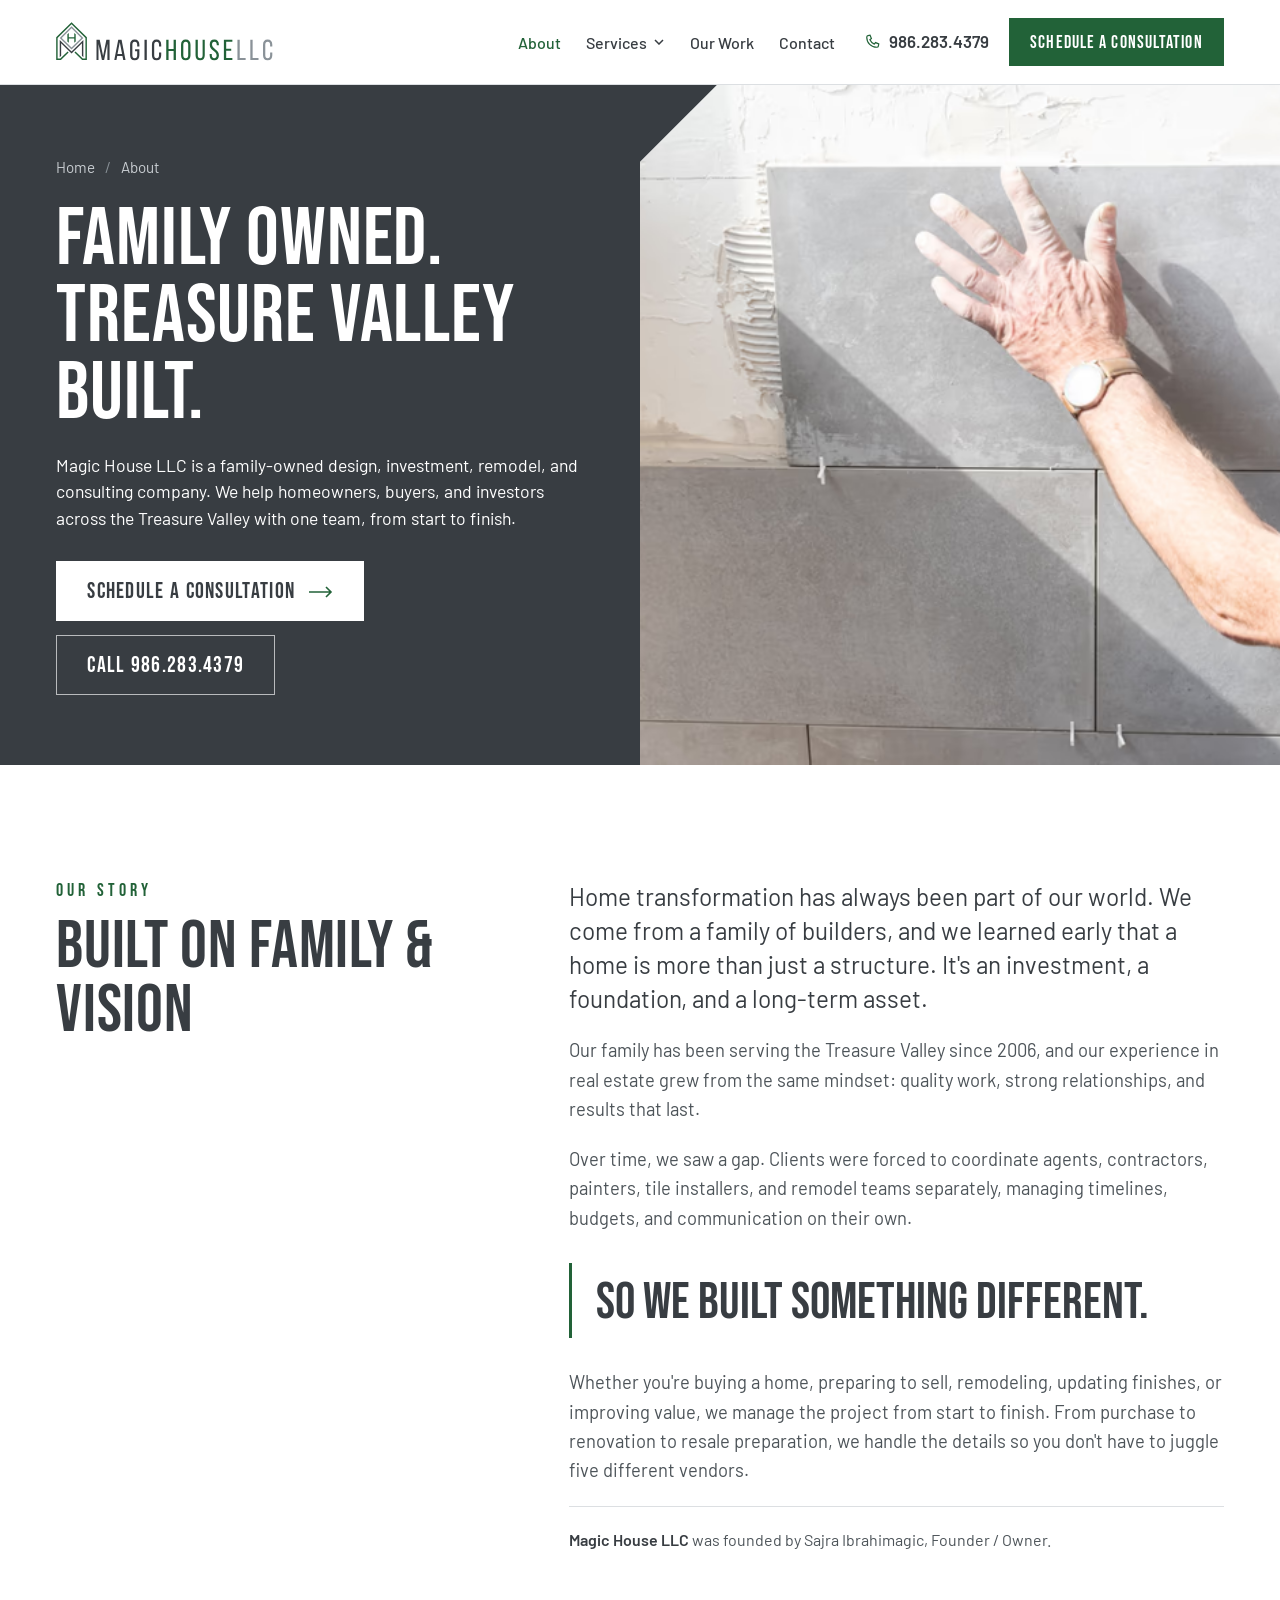
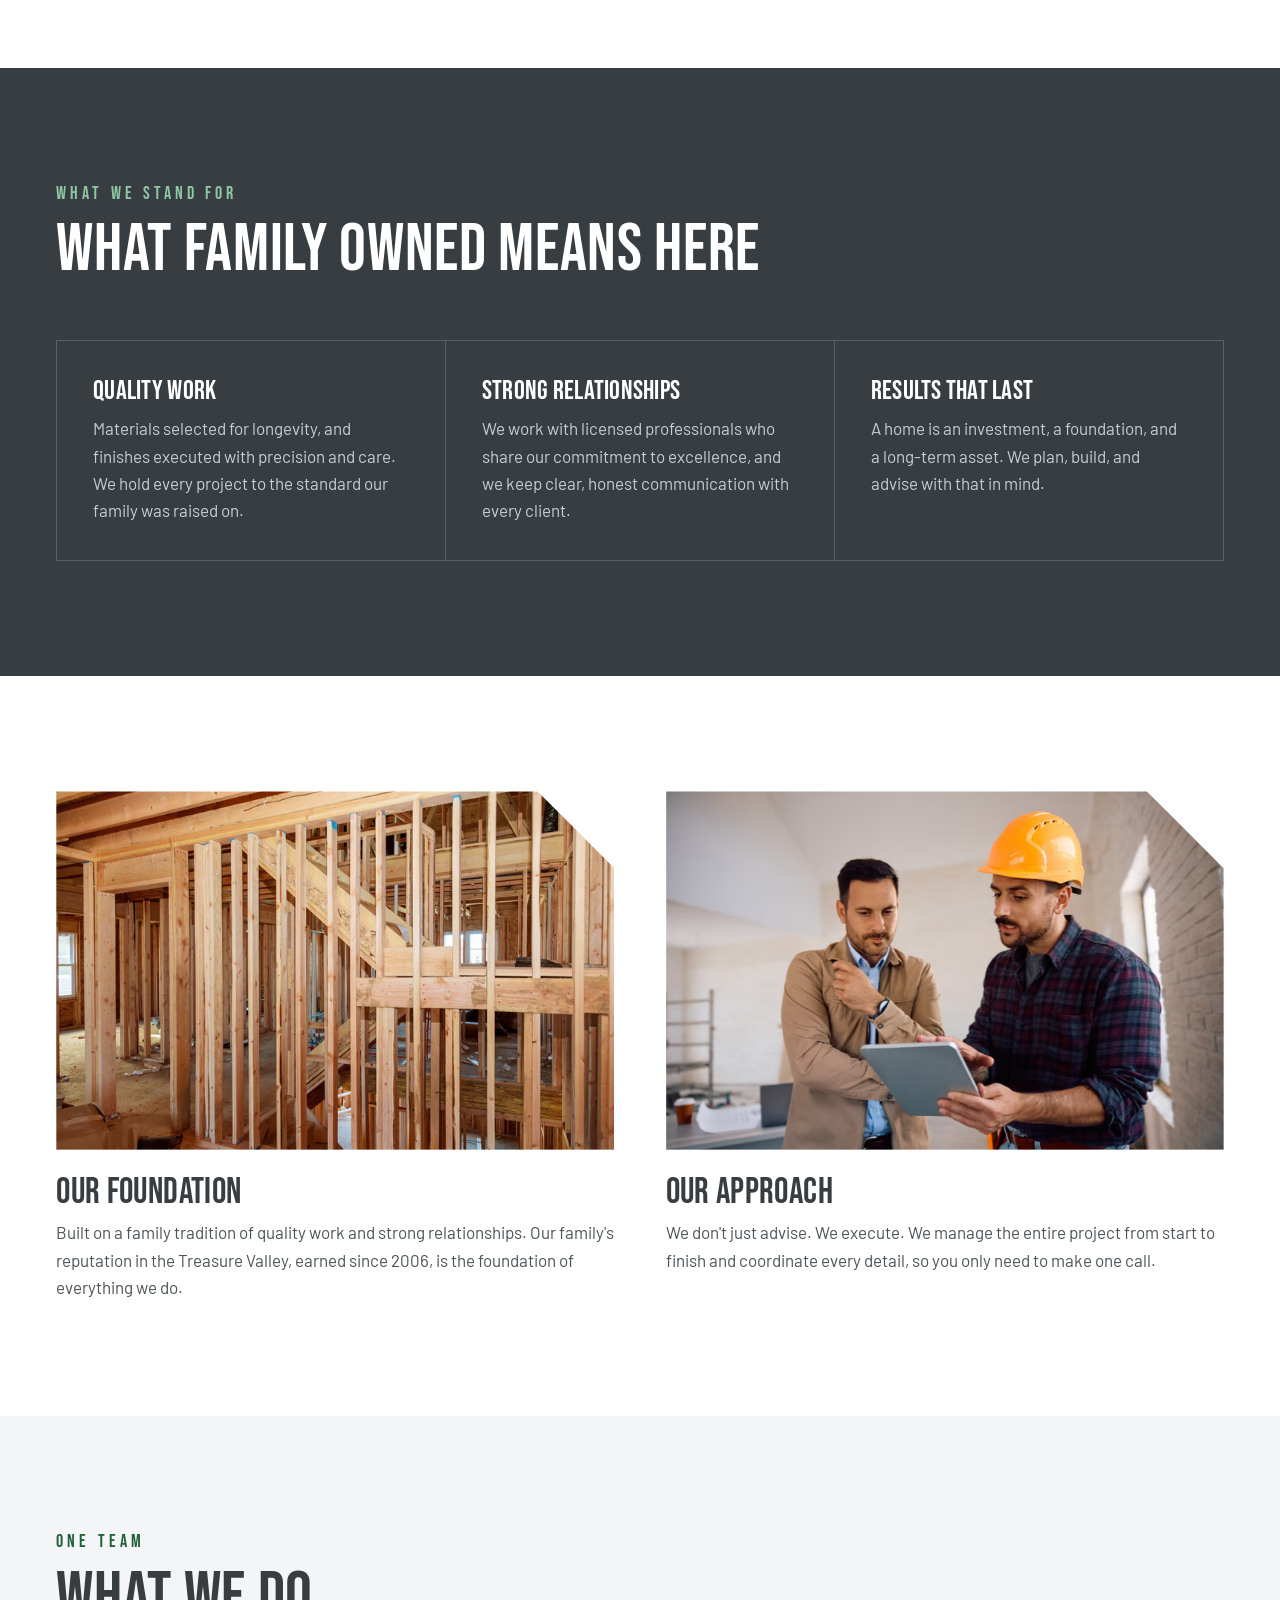
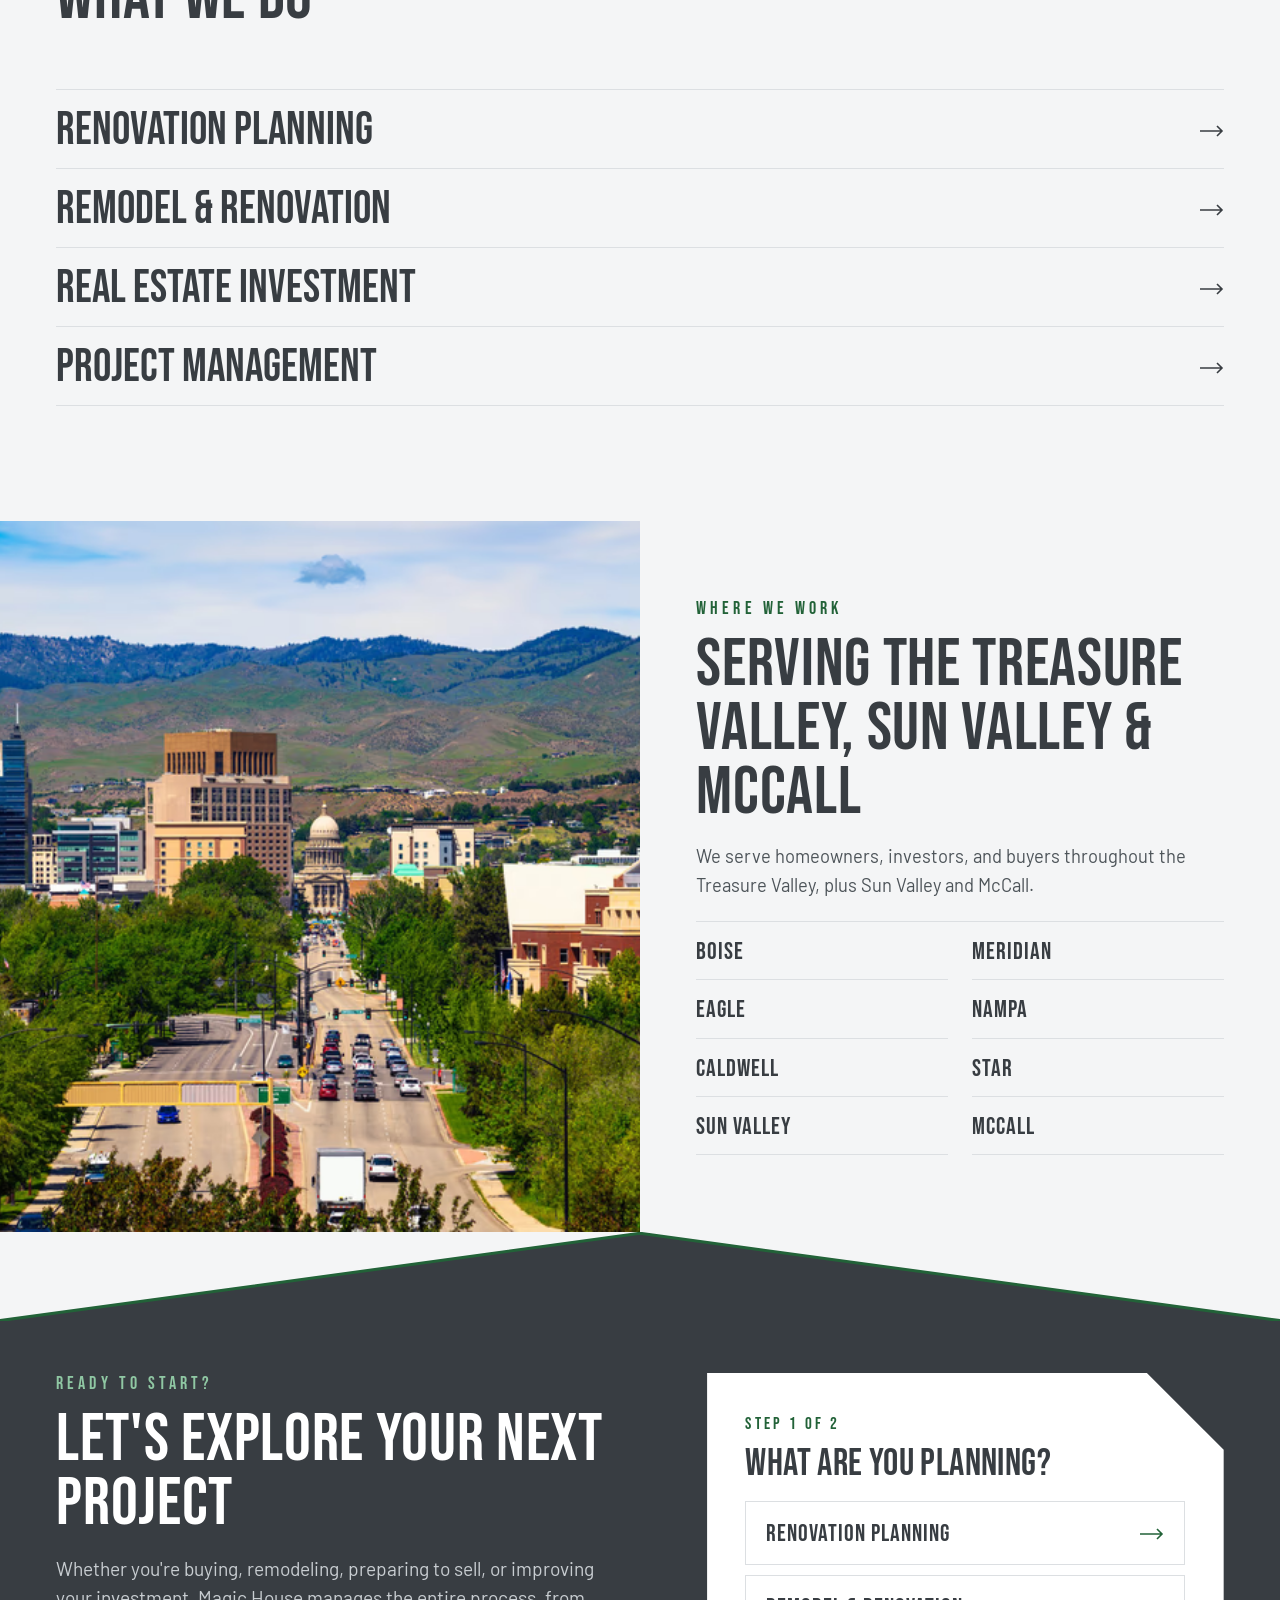
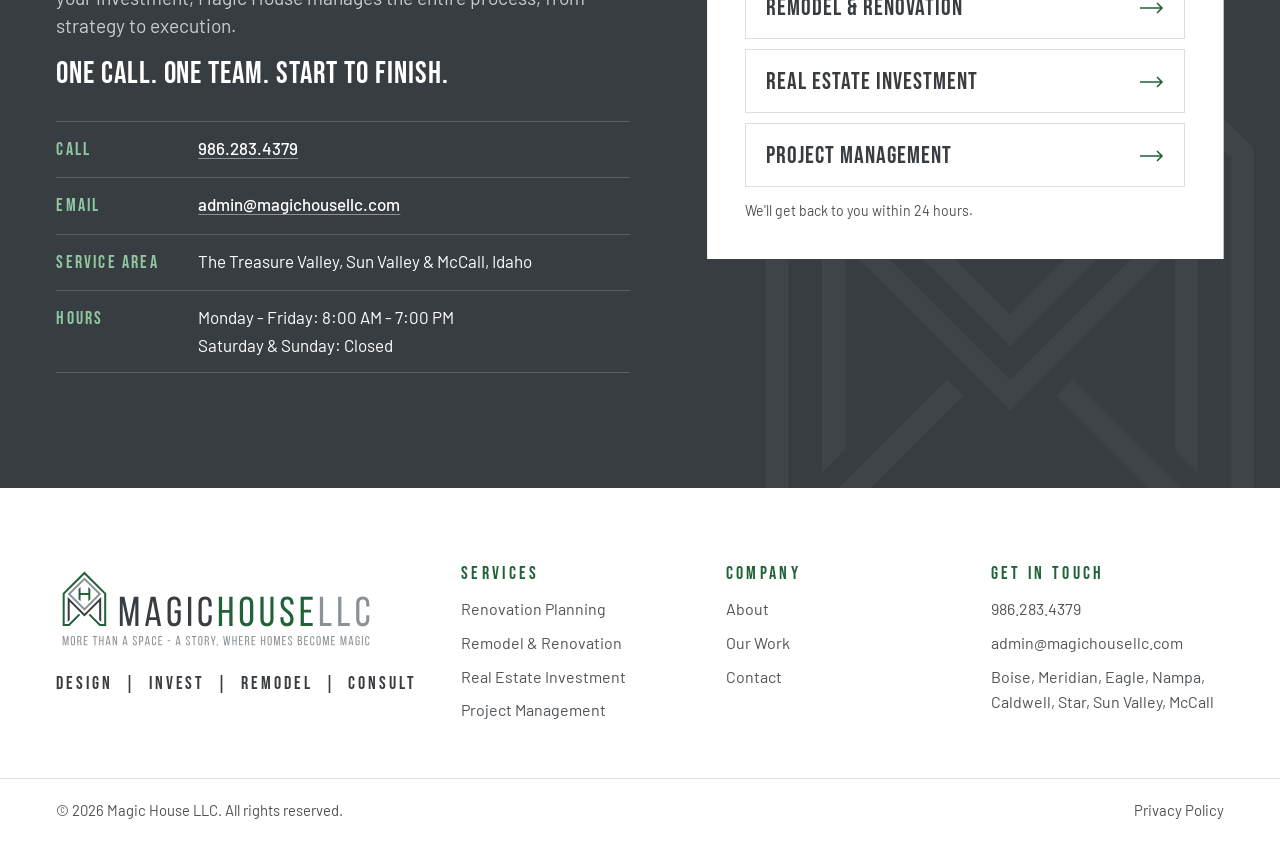
<file: about/index.html>
<!DOCTYPE html><html lang="en"><head><meta charSet="utf-8"/><meta http-equiv="x-ua-compatible" content="ie=edge"/><meta name="viewport" content="width=device-width, initial-scale=1, shrink-to-fit=no"/><meta name="generator" content="Gatsby 5.16.1"/><meta name="description" content="Magic House LLC is a family-owned design, investment, remodel, and consulting company. We help homeowners, buyers, and investors across the Treasure Valley with one team, from start to finish." data-gatsby-head="true"/><meta name="theme-color" content="#383D42" data-gatsby-head="true"/><meta property="og:type" content="website" data-gatsby-head="true"/><meta property="og:site_name" content="Magic House LLC" data-gatsby-head="true"/><meta property="og:title" content="About Magic House LLC | Family-Owned in the Treasure Valley" data-gatsby-head="true"/><meta property="og:description" content="Magic House LLC is a family-owned design, investment, remodel, and consulting company. We help homeowners, buyers, and investors across the Treasure Valley with one team, from start to finish." data-gatsby-head="true"/><meta property="og:url" content="https://themagichousellc.com/about/" data-gatsby-head="true"/><meta property="og:image" content="https://themagichousellc.com/og-image.jpg" data-gatsby-head="true"/><meta name="twitter:card" content="summary_large_image" data-gatsby-head="true"/><meta name="twitter:title" content="About Magic House LLC | Family-Owned in the Treasure Valley" data-gatsby-head="true"/><meta name="twitter:description" content="Magic House LLC is a family-owned design, investment, remodel, and consulting company. We help homeowners, buyers, and investors across the Treasure Valley with one team, from start to finish." data-gatsby-head="true"/><meta name="twitter:image" content="https://themagichousellc.com/og-image.jpg" data-gatsby-head="true"/><style data-href="/styles.0ccec63f8c08e8dfbed8.css" data-identity="gatsby-global-css">@font-face{font-display:swap;font-family:Bebas Neue;font-weight:400;src:url(/fonts/bebas-neue-latin-400-normal.woff2) format("woff2")}@font-face{font-display:swap;font-family:Barlow;font-weight:400;src:url(/fonts/barlow-latin-400-normal.woff2) format("woff2")}@font-face{font-display:swap;font-family:Barlow;font-weight:500;src:url(/fonts/barlow-latin-500-normal.woff2) format("woff2")}@font-face{font-display:swap;font-family:Barlow;font-weight:600;src:url(/fonts/barlow-latin-600-normal.woff2) format("woff2")}@font-face{ascent-override:165%;descent-override:61%;font-family:Bebas Fallback;line-gap-override:0%;size-adjust:57.66%;src:local("Arial"),local("Roboto")}@font-face{ascent-override:103%;descent-override:21%;font-family:Barlow Fallback;line-gap-override:0%;size-adjust:97.34%;src:local("Arial"),local("Roboto")}:root{--charcoal:#383d42;--charcoal-deep:#25292c;--green:#226238;--green-deep:#194a2a;--green-light:#8fc7a3;--steel:#8a9298;--steel-light:#c8cdd1;--mist:#f4f5f6;--line:#dcdfe2;--line-dark:hsla(0,0%,100%,.18);--text:#4d5459;--white:#fff;--display:"Bebas Neue","Bebas Fallback","Arial Narrow",sans-serif;--body:"Barlow","Barlow Fallback",system-ui,sans-serif;--wrap:1360px;--gutter:clamp(20px,4.4vw,64px);--section-y:clamp(72px,9vw,136px);--header-h:84px;--proof-h:72px;--cut:clamp(44px,6vw,96px);--ease:cubic-bezier(0.2,0.7,0.2,1)}*,:after,:before{box-sizing:border-box}html{-webkit-text-size-adjust:100%;scroll-behavior:smooth;scroll-padding-top:calc(var(--header-h) + 16px)}html.menu-open{overflow:hidden}body{-webkit-font-smoothing:antialiased;background:var(--white);color:var(--text);font-family:var(--body);font-size:1.0625rem;line-height:1.6;margin:0}img,svg,video{display:block;max-width:100%}h1,h2,h3{color:var(--charcoal);font-family:var(--display);font-weight:400;letter-spacing:.01em;margin:0}h1{font-size:clamp(3.25rem,6.4vw,6.5rem);line-height:.94}h2{font-size:clamp(2.75rem,5.2vw,5rem);line-height:.96}h3{font-size:clamp(1.6rem,2.1vw,2rem);line-height:1.05}ol,p,ul{margin:0}ol,ul{list-style:none;padding:0}a{color:var(--green)}a:focus-visible,button:focus-visible,summary:focus-visible{outline:2px solid var(--green);outline-offset:3px}.contact a:focus-visible,.hero a:focus-visible,.page-hero a:focus-visible,.section--dark a:focus-visible,.section--dark button:focus-visible{outline-color:var(--white)}.wrap{margin-inline:auto;max-width:var(--wrap);padding-inline:var(--gutter);width:100%}.skip-link{background:var(--charcoal);color:var(--white);left:16px;padding:12px 18px;position:absolute;top:-100px;z-index:100}.skip-link:focus{top:12px}.eyebrow{color:var(--green);font-family:var(--display);font-size:1.15rem;letter-spacing:.22em;line-height:1.2;margin-bottom:14px}.js [data-reveal]{opacity:0;transform:translateY(22px);transition:opacity .7s var(--ease),transform .7s var(--ease)}.js [data-reveal].is-visible{opacity:1;transform:none}.btn{--fill:var(--charcoal);--curve:22px;align-items:center;background:none;border:1px solid transparent;cursor:pointer;display:inline-flex;font-family:var(--display);font-size:1.35rem;gap:14px;isolation:isolate;justify-content:center;letter-spacing:.06em;line-height:1;min-height:60px;overflow:hidden;padding:6px 30px 4px;position:relative;text-decoration:none;transition:color .3s ease .12s,border-color .35s var(--ease),border-radius .6s cubic-bezier(.4,0,.2,1);white-space:nowrap}.btn:before,.lead-form__option:before,.reel__controls button:before{background:var(--fill);clip-path:circle(0 at 0 100%);content:"";inset:0;position:absolute;transition:clip-path .6s cubic-bezier(.4,0,.2,1);z-index:-1}.btn:focus-visible:before,.lead-form__option:focus-visible:before,.reel__controls button:focus-visible:before{clip-path:circle(150% at 0 100%)}.btn:focus-visible,.lead-form__option:focus-visible,.reel__controls button:focus-visible{border-color:var(--fill);border-top-right-radius:var(--curve)}@media (hover:hover){.btn:not(:disabled):hover:before,.lead-form__option:hover:before,.reel__controls button:hover:before{clip-path:circle(150% at 0 100%)}.btn:not(:disabled):hover,.lead-form__option:hover,.reel__controls button:hover{border-color:var(--fill);border-top-right-radius:var(--curve)}}.btn .arrow,.lead-form__option .arrow,.service-links .arrow,.text-link .arrow{flex:none;transition:transform .25s var(--ease)}.btn:hover .arrow,.lead-form__option:hover .arrow,.service-links a:hover .arrow,.text-link:hover .arrow,a:hover .text-link .arrow{transform:translateX(5px)}.btn--primary{background:var(--green);color:var(--white)}.btn--primary:disabled{cursor:progress;opacity:.7}.btn--light{--fill:var(--green);background:var(--white);color:var(--charcoal)}.btn--light .arrow{color:var(--green);transition:transform .25s var(--ease),color .3s ease .12s}.btn--light:focus-visible,.btn--light:hover{color:var(--white)}.btn--light:focus-visible .arrow,.btn--light:hover .arrow{color:var(--white)}.btn--ghost{border-color:var(--charcoal);color:var(--charcoal)}.btn--ghost:focus-visible,.btn--ghost:hover{color:var(--white)}.btn--ghost-light{--fill:var(--white);border-color:hsla(0,0%,100%,.65);color:var(--white)}.btn--ghost-light:focus-visible,.btn--ghost-light:hover{color:var(--charcoal)}.btn--small{--curve:16px;font-size:1.15rem;min-height:48px;padding-inline:20px}.btn--block{width:100%}.actions{display:flex;flex-wrap:wrap;gap:14px}.text-link{align-items:center;color:var(--green);display:inline-flex;font-family:var(--display);font-size:1.25rem;gap:12px;letter-spacing:.06em;text-decoration:none}.text-link--light{color:var(--white)}.site-header{background:var(--white);border-bottom:1px solid var(--line);position:sticky;top:0;z-index:50}.site-header__row{align-items:center;display:flex;gap:28px;height:var(--header-h)}.site-header__logo{flex:none}.site-header__logo img{height:auto;width:clamp(190px,17vw,232px)}.site-nav{align-items:center;display:flex;gap:clamp(18px,2vw,32px);margin-left:auto}.site-nav>a,.site-nav__group>button{align-items:center;background:none;border:0;color:var(--charcoal);cursor:pointer;display:inline-flex;font:500 1rem var(--body);gap:7px;height:var(--header-h);padding:0;text-decoration:none}.site-nav>a.is-current,.site-nav>a:hover,.site-nav__group:hover>button{color:var(--green)}.site-nav__group{position:relative}.site-nav__menu{background:var(--white);border:1px solid var(--line);border-top:3px solid var(--green);left:-24px;opacity:0;padding:10px 0;position:absolute;top:100%;transform:translateY(6px);transition:opacity .18s,transform .18s var(--ease),visibility .18s;visibility:hidden;width:280px}.site-nav__group:focus-within .site-nav__menu,.site-nav__group:hover .site-nav__menu{opacity:1;transform:none;visibility:visible}.site-nav__menu a{color:var(--charcoal);display:block;font-weight:500;padding:11px 24px;text-decoration:none}.site-nav__menu a:hover{background:var(--mist);color:var(--green)}.site-header__actions{align-items:center;display:flex;gap:20px}.site-header__phone{align-items:center;color:var(--charcoal);display:inline-flex;font-weight:600;gap:8px;text-decoration:none;white-space:nowrap}.site-header__phone svg{color:var(--green)}.site-header__toggle{background:none;border:1px solid var(--line);cursor:pointer;display:none;height:48px;padding:0;position:relative;width:48px}.site-header__toggle span{background:var(--charcoal);height:2px;left:13px;position:absolute;transition:transform .2s var(--ease),top .2s var(--ease);width:20px}.site-header__toggle span:first-child{top:19px}.site-header__toggle span:last-child{top:26px}.site-header__toggle[aria-expanded=true] span:first-child{top:23px;transform:rotate(45deg)}.site-header__toggle[aria-expanded=true] span:last-child{top:23px;transform:rotate(-45deg)}.mobile-menu{display:none}.hero{align-items:flex-end;background:var(--charcoal-deep);display:flex;isolation:isolate;min-height:calc(100svh - var(--header-h) - var(--proof-h));overflow:hidden;position:relative}.hero .hero__image{inset:0;position:absolute;z-index:-2}.hero__shade{background:linear-gradient(90deg,rgba(37,41,44,.76),rgba(37,41,44,.62) 40%,rgba(37,41,44,.26) 56%,rgba(37,41,44,0) 70%),linear-gradient(0deg,rgba(37,41,44,.62),rgba(37,41,44,0) 46%);inset:0;position:absolute;z-index:-1}.hero__content{padding-block:clamp(48px,7vh,88px)}.hero .eyebrow,.hero h1{color:var(--white)}.hero h1{font-size:clamp(4.1rem,9vw,9rem);line-height:.88}.hero h1 span{display:block}.hero__lead{color:var(--white);font-size:clamp(1.1rem,1.5vw,1.3rem);line-height:1.5;margin:22px 0 32px;max-width:600px}.video-loop{background:var(--charcoal);height:100%;overflow:hidden;position:relative;width:100%}.video-loop img,.video-loop video{height:100%;inset:0;object-fit:cover;position:absolute;width:100%}.video-loop video{opacity:0;transition:opacity .8s}.video-loop.is-playing video{opacity:1}.proof{background:var(--green);display:grid;grid-template-columns:repeat(4,1fr)}.proof li{align-items:center;border-left:1px solid hsla(0,0%,100%,.22);color:var(--white);display:flex;font-family:var(--display);font-size:clamp(1.1rem,1.55vw,1.45rem);justify-content:center;letter-spacing:.08em;line-height:1.1;min-height:var(--proof-h);padding:8px 16px 6px;text-align:center}.proof li:first-child{border-left:0}.section{padding-block:var(--section-y)}.section--tight{padding-block:clamp(48px,5vw,72px) var(--section-y)}.section--mist{background:var(--mist)}.section--dark{background:var(--charcoal);color:var(--steel-light)}.section--dark h2,.section--dark h3{color:var(--white)}.section--dark .eyebrow{color:var(--green-light)}.section-head{margin-bottom:clamp(36px,4.5vw,64px);max-width:820px}.section-head__intro{font-size:1.2rem;line-height:1.5;margin-top:18px}.gap__grid{align-items:center;display:grid;gap:clamp(40px,6vw,96px);grid-template-columns:minmax(0,.92fr) minmax(0,1.08fr)}.gap__title span{display:block}.gap__text{font-size:1.15rem;margin-top:20px}.gap__text strong{color:var(--charcoal);font-weight:600}.gap__compare{display:grid;grid-template-columns:1fr 1.12fr}.gap__label{font-family:var(--display);font-size:1.1rem;letter-spacing:.18em;margin-bottom:18px}.gap__old{background:var(--mist);border:1px solid var(--line);border-right:0;padding:clamp(24px,3vw,40px)}.gap__old li{border-bottom:1px solid var(--line);color:var(--text);font-weight:500;padding:11px 0;text-decoration:line-through;text-decoration-color:var(--steel)}.gap__note{font-size:.98rem;line-height:1.4;margin-top:16px}.gap__new{background:var(--green);clip-path:polygon(0 0,calc(100% - var(--cut)) 0,100% var(--cut),100% 100%,0 100%);color:var(--white);display:flex;flex-direction:column;padding:clamp(24px,3vw,40px)}.gap__big{font-family:var(--display);font-size:clamp(2.9rem,4.6vw,4.5rem);line-height:.98;margin-bottom:auto;padding-bottom:28px}.service-tiles{display:grid;gap:clamp(16px,2vw,28px);grid-template-columns:repeat(12,1fr)}.service-tile{background:var(--white);color:inherit;display:flex;flex-direction:column;grid-column:span 5;position:relative;text-decoration:none}.service-tile:first-child,.service-tile:nth-child(4){grid-column:span 7}.service-tile__image{height:clamp(240px,26vw,370px);overflow:hidden}.service-tile__image .gatsby-image-wrapper{height:100%;transition:transform .7s var(--ease)}.service-tile:hover .service-tile__image .gatsby-image-wrapper{transform:scale(1.04)}.service-tile__body{align-items:flex-start;border-bottom:3px solid var(--green);display:flex;flex:1 1;flex-direction:column;padding:clamp(22px,2.4vw,34px);position:relative}.service-tile__number{color:var(--steel);font-family:var(--display);font-size:1.5rem;letter-spacing:.06em;position:absolute;right:clamp(22px,2.4vw,34px);top:clamp(16px,2vw,26px)}.service-tile h3{font-size:clamp(2rem,2.8vw,2.75rem);padding-right:48px}.service-tile p{margin:10px 0 18px}.service-tile .text-link{margin-top:auto}.work__head{align-items:flex-end;display:flex;gap:32px;justify-content:space-between;margin-bottom:clamp(32px,4vw,56px)}.work__head>p{font-size:1.15rem;line-height:1.5;max-width:440px}.work{overflow:hidden}.reel{--reel-gap:clamp(14px,2vw,28px);touch-action:pan-y}.reel__stage{display:grid;justify-items:center}.reel__slide{grid-area:1/1;opacity:.42;position:relative;transform:translateX(calc(var(--position)*(100% + var(--reel-gap)))) scale(.9);transform-origin:50% 36%;transition:transform .6s var(--ease),opacity .6s var(--ease);width:calc(33.33333% - var(--reel-gap)*2/3)}.reel__slide.is-active{opacity:1;transform:none;z-index:1}.reel__slide.is-away{opacity:0;transition:none;visibility:hidden}.reel__pick{background:none;border:0;cursor:pointer;inset:0;padding:0;position:absolute}.reel__pick:focus-visible{outline:2px solid var(--white);outline-offset:3px}.reel__slide:not(.is-active):hover{opacity:.7}.reel__slide:not(.is-active) figcaption{opacity:0}.reel__controls{align-items:center;display:flex;gap:20px;justify-content:center;margin-top:clamp(20px,2.4vw,32px)}.reel__controls button{--fill:var(--white);--curve:16px;background:none;border:1px solid var(--line-dark);color:var(--white);cursor:pointer;display:grid;height:56px;isolation:isolate;overflow:hidden;padding:0;place-items:center;position:relative;transition:color .3s ease .12s,border-color .35s var(--ease),border-radius .6s cubic-bezier(.4,0,.2,1);width:56px}.reel__controls button:focus-visible,.reel__controls button:hover{color:var(--charcoal)}.reel__controls button:focus-visible{outline-color:var(--white)}.reel__prev .arrow{transform:rotate(180deg)}.reel__controls p{color:var(--white);font-family:var(--display);font-size:1.15rem;letter-spacing:.14em;min-width:150px;padding-top:3px;text-align:center}.work figure{margin:0}.work .video-loop{aspect-ratio:3/4;pointer-events:none}.work figcaption{display:grid;gap:3px;line-height:1.35;padding-top:16px;text-align:center;transition:opacity .4s}.work figcaption strong{color:var(--white);font-family:var(--display);font-size:1.65rem;font-weight:400;letter-spacing:.03em;line-height:1.05}.work__place{color:var(--green-light);font-family:var(--display);font-size:1rem;letter-spacing:.18em;margin-top:6px}.line-grid{border-left:1px solid var(--line);border-top:1px solid var(--line);display:grid}.line-grid--2{grid-template-columns:repeat(2,1fr)}.line-grid--3{grid-template-columns:repeat(3,1fr)}.line-grid--4{grid-template-columns:repeat(4,1fr)}.line-grid li{border-bottom:1px solid var(--line);border-right:1px solid var(--line);padding:clamp(24px,2.8vw,40px)}.line-grid h3{margin-bottom:10px}.line-grid__number{color:var(--green);display:block;font-family:var(--display);font-size:clamp(3rem,4.4vw,4.25rem);line-height:1;margin-bottom:18px}.section--dark .line-grid,.section--dark .line-grid li{border-color:var(--line-dark)}.section--dark .line-grid__number{color:var(--green-light)}.split{display:grid;gap:clamp(40px,7vw,112px);grid-template-columns:minmax(0,1fr) minmax(0,1fr)}.split__copy p:not(.eyebrow){font-size:1.15rem;margin-top:18px}.split__list{align-self:start;background:var(--mist);clip-path:polygon(0 0,calc(100% - var(--cut)) 0,100% var(--cut),100% 100%,0 100%);padding:clamp(26px,3vw,44px)}.split__list h3{margin-bottom:14px}.check-list li{border-top:1px solid var(--line);color:var(--charcoal);font-weight:500;line-height:1.4;padding:13px 0 13px 28px;position:relative}.check-list li:before{background:var(--green);content:"";height:9px;left:3px;position:absolute;top:19px;transform:rotate(45deg);width:9px}.page-hero{background:var(--charcoal);color:var(--steel-light);display:grid;grid-template-columns:minmax(0,1fr) minmax(0,1fr);min-height:min(680px,calc(100svh - var(--header-h)))}.page-hero__copy{align-items:flex-start;display:flex;flex-direction:column;justify-content:center;padding:clamp(40px,5vw,72px) clamp(28px,4vw,64px) clamp(40px,5vw,72px) max(var(--gutter),calc((100vw - var(--wrap))/2 + var(--gutter)))}.page-hero h1,.page-hero__lead{color:var(--white)}.page-hero__lead{font-size:clamp(1.1rem,1.35vw,1.25rem);line-height:1.5;margin:20px 0 30px;max-width:560px}.page-hero__image{clip-path:polygon(var(--cut) 0,100% 0,100% 100%,0 100%,0 var(--cut));overflow:hidden;position:relative}.page-hero__image .gatsby-image-wrapper{inset:0;position:absolute}.crumbs{font-size:.95rem;margin-bottom:22px}.crumbs ol{display:flex;flex-wrap:wrap;gap:6px 10px}.crumbs li+li:before{color:var(--steel);content:"/";margin-right:10px}.crumbs a,.crumbs span{color:var(--steel-light);text-decoration:none}.crumbs a:hover{color:var(--white)}.story{display:grid;gap:clamp(32px,6vw,96px);grid-template-columns:minmax(0,.8fr) minmax(0,1.2fr)}.story__head{align-self:start;position:sticky;top:calc(var(--header-h) + 32px)}.story__body{display:grid;font-size:1.15rem;gap:20px}.story__opening{color:var(--charcoal);font-size:clamp(1.35rem,1.9vw,1.6rem);line-height:1.4}.story__turn{border-left:3px solid var(--green);color:var(--charcoal);font-family:var(--display);font-size:clamp(2.4rem,4vw,3.5rem);line-height:1;margin-block:10px;padding:14px 0 10px 24px}.story__sign{border-top:1px solid var(--line);font-size:1rem;padding-top:20px}.story__sign strong{color:var(--charcoal);font-weight:600}.pair{display:grid;gap:clamp(24px,4vw,56px);grid-template-columns:repeat(2,1fr)}.pair__image{clip-path:polygon(0 0,calc(100% - var(--cut)) 0,100% var(--cut),100% 100%,0 100%);height:clamp(240px,28vw,400px);margin-bottom:24px;overflow:hidden}.pair__image .gatsby-image-wrapper{height:100%}.pair h3{font-size:clamp(2rem,2.8vw,2.75rem);margin-bottom:8px}.service-links{border-top:1px solid var(--line);display:grid}.service-links a{align-items:center;border-bottom:1px solid var(--line);color:var(--charcoal);display:flex;font-family:var(--display);font-size:clamp(2rem,3.6vw,3.25rem);gap:20px;justify-content:space-between;line-height:1;padding:18px 0 14px;text-decoration:none;transition:color .2s,padding-left .25s var(--ease)}.service-links a:hover{color:var(--green);padding-left:12px}.area,.band,.family{display:grid;grid-template-columns:repeat(2,1fr)}.family{background:var(--green)}.family,.family .eyebrow,.family h2{color:var(--white)}.area__image,.band__image,.family__image{min-height:clamp(320px,38vw,560px);position:relative}.area__image .gatsby-image-wrapper,.band__image .gatsby-image-wrapper,.family__image .gatsby-image-wrapper{inset:0;position:absolute}.area__copy,.band__copy,.family__copy{align-self:center;max-width:660px;padding:clamp(40px,6vw,88px) var(--gutter)}.family__copy p:not(.eyebrow){font-size:1.15rem;margin-block:18px 24px}.area{background:var(--mist)}.area__copy>p:not(.eyebrow),.band__copy>p:not(.eyebrow){font-size:1.15rem;margin-top:16px}.area__copy ul{border-top:1px solid var(--line);display:grid;gap:0 24px;grid-template-columns:repeat(2,1fr);margin-top:20px}.area__copy li{border-bottom:1px solid var(--line);color:var(--charcoal);font-family:var(--display);font-size:1.5rem;letter-spacing:.04em;padding:11px 0 8px}.band{background:var(--mist)}.band--reverse .band__image{order:2}.scope{display:grid;gap:clamp(28px,3vw,44px) clamp(16px,2vw,28px);grid-template-columns:repeat(3,1fr)}.scope .gatsby-image-wrapper,.scope__real{aspect-ratio:3/2;height:auto;margin-bottom:16px;object-fit:cover;object-position:50% 60%;width:100%}.scope h3{margin-bottom:6px}.faq{display:grid;gap:clamp(24px,5vw,80px);grid-template-columns:minmax(0,.7fr) minmax(0,1.3fr)}.faq .section-head{align-self:start;margin-bottom:0;position:sticky;top:calc(var(--header-h) + 32px)}.faq__list{border-top:1px solid var(--line)}.faq details{border-bottom:1px solid var(--line)}.faq summary{color:var(--charcoal);cursor:pointer;font-family:var(--display);font-size:clamp(1.5rem,2vw,1.85rem);letter-spacing:.02em;line-height:1.1;list-style:none;padding:20px 44px 18px 0;position:relative}.faq summary::-webkit-details-marker{display:none}.faq summary:after{border-bottom:2px solid var(--green);border-right:2px solid var(--green);content:"";height:11px;position:absolute;right:8px;top:26px;transform:rotate(45deg);transition:transform .2s var(--ease);width:11px}.faq details[open] summary:after{top:31px;transform:rotate(225deg)}.faq details p{max-width:680px;padding-bottom:22px}.contact{background:var(--charcoal);color:var(--steel-light);overflow:hidden;padding-block:clamp(96px,11vw,168px) var(--section-y);position:relative;scroll-margin-top:var(--header-h)}.contact:before{aspect-ratio:214/254;background:url(/mark-white.svg) 50%/contain no-repeat;bottom:-14%;content:"";opacity:.035;pointer-events:none;position:absolute;right:-4%;width:min(640px,60vw)}.contact__roof{height:clamp(40px,7vw,104px);left:0;position:absolute;top:-1px;width:100%}.contact__roof-sky{fill:var(--mist)}.contact__roof-line{fill:none;stroke:var(--green);stroke-width:3;vector-effect:non-scaling-stroke}.contact__grid{align-items:start;display:grid;gap:0 clamp(40px,6vw,96px);grid-template-columns:minmax(0,1fr) minmax(0,.9fr);grid-template-rows:auto 1fr;position:relative}.contact__grid .lead-form{grid-column:2;grid-row:1/span 2}.contact__copy h1,.contact__copy h2{color:var(--white)}.contact__copy .eyebrow{color:var(--green-light)}.contact__body{font-size:1.2rem;line-height:1.5;margin-top:18px}.contact__promise{color:var(--white);font-family:var(--display);font-size:clamp(1.7rem,2.4vw,2.2rem);letter-spacing:.03em;line-height:1.1;margin-top:16px}.contact-details{border-top:1px solid var(--line-dark);grid-column:1;margin:30px 0 0}.contact-details>div{border-bottom:1px solid var(--line-dark);display:grid;gap:12px;grid-template-columns:130px 1fr;padding:13px 0}.contact-details dt{color:var(--green-light);font-family:var(--display);font-size:1.15rem;letter-spacing:.12em}.contact-details dd{color:var(--white);margin:0}.contact-details dd span{display:block}.contact-details a{color:var(--white);font-weight:500;overflow-wrap:anywhere;text-decoration-color:var(--steel);text-underline-offset:3px}.contact--page{padding-block:clamp(48px,6vw,88px)}.contact--page .crumbs{margin-bottom:18px}.lead-form{background:var(--white);clip-path:polygon(0 0,calc(100% - var(--cut)) 0,100% var(--cut),100% 100%,0 100%);color:var(--text);padding:clamp(24px,3vw,44px)}.lead-form__title{font-size:clamp(2.1rem,3vw,2.75rem);margin-bottom:18px;padding-right:var(--cut)}.lead-form__step{color:var(--green);font-family:var(--display);font-size:1.05rem;letter-spacing:.18em;margin-bottom:8px}.lead-form__options{display:grid;gap:10px}.lead-form__option{--fill:var(--green);--curve:22px;align-items:center;background:var(--white);border:1px solid var(--line);color:var(--charcoal);cursor:pointer;display:flex;font-family:var(--display);font-size:1.5rem;gap:16px;isolation:isolate;justify-content:space-between;letter-spacing:.04em;line-height:1;min-height:64px;overflow:hidden;padding:6px 20px 4px;position:relative;text-align:left;transition:color .3s ease .12s,border-color .35s var(--ease),border-radius .6s cubic-bezier(.4,0,.2,1)}.lead-form__option .arrow{color:var(--green);transition:transform .25s var(--ease),color .3s ease .12s}.lead-form__option:focus-visible,.lead-form__option:hover{color:var(--white)}.lead-form__option:focus-visible .arrow,.lead-form__option:hover .arrow{color:var(--white)}.lead-form__chosen{align-items:center;background:var(--mist);border-left:3px solid var(--green);color:var(--charcoal);display:flex;font-weight:600;gap:12px;justify-content:space-between;margin-bottom:16px;padding:10px 14px}.lead-form__chosen button{background:none;border:0;color:var(--green);cursor:pointer;font:500 .95rem var(--body);padding:4px;text-decoration:underline}.lead-form__fields{display:grid;gap:14px;grid-template-columns:repeat(2,1fr)}.field{display:grid;gap:5px;min-width:0}.field--wide,.field:first-child{grid-column:1/-1}.field span{color:var(--charcoal);display:flex;font-size:.95rem;font-weight:600;gap:8px;justify-content:space-between}.field em{color:#6a7177;font-style:normal;font-weight:400}.field input,.field textarea{background:var(--white);border:1px solid var(--steel);border-radius:0;color:var(--charcoal);font:400 1rem var(--body);min-height:50px;padding:11px 13px;transition:border-color .15s,box-shadow .15s;width:100%}.field textarea{resize:vertical}.field input:focus,.field textarea:focus{border-color:var(--green);box-shadow:0 0 0 1px var(--green);outline:0}.lead-form__consent{cursor:pointer;display:grid;font-size:.92rem;gap:10px;grid-template-columns:22px 1fr;line-height:1.4;margin-block:16px}.lead-form__consent input{accent-color:var(--green);height:20px;margin:1px 0 0;width:20px}.lead-form__note{font-size:.88rem;line-height:1.4;margin-top:14px}.lead-form__error{background:#fbeeed;border-left:3px solid #b3261e;color:#7a1a14;margin-top:12px;padding:10px 14px}.lead-form__error a{color:inherit;font-weight:600}.lead-form__trap{left:-9999px;position:absolute}.lead-form--done p{margin-top:8px}.lead-form--done a{font-weight:600}.prose{max-width:820px}.prose h1{margin-bottom:24px}.prose h2{font-size:clamp(1.8rem,2.6vw,2.25rem);margin:32px 0 8px}.prose .actions{margin-top:28px}.site-footer{background:var(--white);font-size:1rem;padding-top:clamp(48px,6vw,80px)}.site-footer__grid{display:grid;gap:32px;grid-template-columns:minmax(0,1.6fr) repeat(3,minmax(0,1fr))}.site-footer__brand img{height:auto;width:min(320px,100%)}.site-footer__brand p{color:var(--charcoal);font-family:var(--display);font-size:1.15rem;letter-spacing:.16em;margin-top:16px;white-space:pre-wrap}.site-footer h2{color:var(--green);font-size:1.15rem;letter-spacing:.18em;margin-bottom:10px}.site-footer li{padding:4px 0}.site-footer a{color:var(--text);overflow-wrap:anywhere;text-decoration:none}.site-footer a:hover{color:var(--green);text-decoration:underline}.site-footer__legal{border-top:1px solid var(--line);display:flex;flex-wrap:wrap;font-size:.93rem;gap:8px 24px;justify-content:space-between;margin-top:clamp(32px,4vw,56px);padding-block:20px}.mobile-bar{display:none}@media (max-width:1240px){.site-header__phone{display:none}}@media (max-width:1040px){:root{--header-h:72px}.site-header__actions .btn,.site-nav{display:none}.site-header__actions{margin-left:auto}.mobile-menu,.site-header__toggle{display:block}.mobile-menu{background:var(--white);inset:var(--header-h) 0 0;opacity:0;overflow-y:auto;padding:12px var(--gutter) 96px;position:fixed;transition:opacity .2s,visibility .2s;visibility:hidden}.mobile-menu.is-open{opacity:1;visibility:visible}.mobile-menu a{border-bottom:1px solid var(--line);color:var(--charcoal);display:block;font-family:var(--display);font-size:2rem;line-height:1.1;padding:14px 0 10px;text-decoration:none}.mobile-menu .mobile-menu__sub{font-size:1.5rem;padding-left:16px}.mobile-menu__label{color:var(--green);font-family:var(--display);font-size:1.1rem;letter-spacing:.18em;padding-top:20px}.contact__grid,.faq,.gap__grid,.split,.story{grid-template-columns:minmax(0,1fr)}.contact__grid .lead-form{grid-column:1;grid-row:auto;margin-top:28px}.faq .section-head,.story__head{position:static}.page-hero{grid-template-columns:minmax(0,1fr);min-height:0}.page-hero__copy{padding:44px var(--gutter)}.page-hero__image{height:56vw;min-height:260px}.line-grid--4,.scope{grid-template-columns:repeat(2,1fr)}.site-footer__grid{grid-template-columns:repeat(3,minmax(0,1fr))}.site-footer__brand{grid-column:1/-1}}@media (max-width:899px){.hero .hero__image img{object-position:74% 50%}.hero__shade{background:linear-gradient(0deg,rgba(37,41,44,.86),rgba(37,41,44,.72) 54%,rgba(37,41,44,.3) 70%,rgba(37,41,44,0) 86%)}}@media (max-width:760px){body{padding-bottom:64px}.mobile-bar{background:var(--charcoal);display:grid;grid-template-columns:1fr 1fr;inset:auto 0 0;padding-bottom:env(safe-area-inset-bottom);position:fixed;z-index:40}.mobile-bar a{align-items:center;color:var(--white);display:flex;font-family:var(--display);font-size:1.4rem;gap:10px;justify-content:center;letter-spacing:.06em;min-height:64px;padding-top:3px;text-decoration:none}.mobile-bar a:last-child{background:var(--green)}.proof{grid-template-columns:repeat(2,1fr)}.proof li{border-top:1px solid hsla(0,0%,100%,.22);min-height:64px}.proof li:nth-child(odd){border-left:0}.proof li:nth-child(-n+2){border-top:0}.hero{min-height:calc(100svh - var(--header-h) - 64px)}.hero .eyebrow{font-size:1rem;letter-spacing:.1em}.actions .btn{width:100%}.gap__compare{grid-template-columns:minmax(0,1fr)}.gap__old{border-bottom:0;border-right:1px solid var(--line)}.service-tile,.service-tile:first-child,.service-tile:nth-child(4){grid-column:1/-1}.work__head{display:block}.reel__slide{width:72%}.work__head>p{margin-top:12px}.area,.band,.family,.line-grid--2,.line-grid--3,.line-grid--4{grid-template-columns:minmax(0,1fr)}.area__image,.band__image,.family__image{min-height:62vw}.band--reverse .band__image{order:0}.lead-form__fields,.pair,.scope{grid-template-columns:minmax(0,1fr)}.contact-details>div{grid-template-columns:84px 1fr}.contact-details dd{font-size:.97rem}.site-footer__grid{grid-template-columns:repeat(2,minmax(0,1fr))}.site-footer__grid>:last-child{grid-column:1/-1}.site-footer__brand p{font-size:1rem;letter-spacing:.08em}}@media (prefers-reduced-motion:reduce){html{scroll-behavior:auto}*,:after,:before{transition-duration:.01ms!important}.js [data-reveal]{opacity:1;transform:none}}</style><style>.gatsby-image-wrapper{position:relative;overflow:hidden}.gatsby-image-wrapper picture.object-fit-polyfill{position:static!important}.gatsby-image-wrapper img{bottom:0;height:100%;left:0;margin:0;max-width:none;padding:0;position:absolute;right:0;top:0;width:100%;object-fit:cover}.gatsby-image-wrapper [data-main-image]{opacity:0;transform:translateZ(0);transition:opacity .25s linear;will-change:opacity}.gatsby-image-wrapper-constrained{display:inline-block;vertical-align:top}</style><noscript><style>.gatsby-image-wrapper noscript [data-main-image]{opacity:1!important}.gatsby-image-wrapper [data-placeholder-image]{opacity:0!important}</style></noscript><script type="module">const e="undefined"!=typeof HTMLImageElement&&"loading"in HTMLImageElement.prototype;e&&document.body.addEventListener("load",(function(e){const t=e.target;if(void 0===t.dataset.mainImage)return;if(void 0===t.dataset.gatsbyImageSsr)return;let a=null,n=t;for(;null===a&&n;)void 0!==n.parentNode.dataset.gatsbyImageWrapper&&(a=n.parentNode),n=n.parentNode;const o=a.querySelector("[data-placeholder-image]"),r=new Image;r.src=t.currentSrc,r.decode().catch((()=>{})).then((()=>{t.style.opacity=1,o&&(o.style.opacity=0,o.style.transition="opacity 500ms linear")}))}),!0);</script><script>
var root = document.documentElement;
root.classList.add("js");
try {
  if (sessionStorage.getItem("mh-intro")) root.classList.add("intro-seen");
  else sessionStorage.setItem("mh-intro", "1");
} catch (error) {}
</script><link rel="preload" as="font" type="font/woff2" href="/fonts/bebas-neue-latin-400-normal.woff2" crossorigin="anonymous"/><link rel="preload" as="font" type="font/woff2" href="/fonts/barlow-latin-400-normal.woff2" crossorigin="anonymous"/><title data-gatsby-head="true">About Magic House LLC | Family-Owned in the Treasure Valley</title><link rel="canonical" href="https://themagichousellc.com/about/" data-gatsby-head="true"/><link rel="icon" href="/favicon.svg" type="image/svg+xml" data-gatsby-head="true"/><link rel="icon" href="/favicon-32.png" sizes="32x32" type="image/png" data-gatsby-head="true"/><link rel="apple-touch-icon" href="/apple-touch-icon.png" data-gatsby-head="true"/><script type="application/ld+json" data-gatsby-head="true">{"@context":"https://schema.org","@type":"HomeAndConstructionBusiness","@id":"https://themagichousellc.com/#business","name":"Magic House LLC","slogan":"More than a space - a story, where homes become magic","description":"Family-owned design, investment, remodel, and consulting company in the Treasure Valley, Idaho.","url":"https://themagichousellc.com/","logo":"https://themagichousellc.com/logo.svg","image":"https://themagichousellc.com/og-image.jpg","telephone":"+1-986-283-4379","email":"admin@magichousellc.com","founder":{"@type":"Person","name":"Sajra Ibrahimagic"},"address":{"@type":"PostalAddress","addressRegion":"ID","addressCountry":"US"},"areaServed":[{"@type":"City","name":"Boise, ID"},{"@type":"City","name":"Meridian, ID"},{"@type":"City","name":"Eagle, ID"},{"@type":"City","name":"Nampa, ID"},{"@type":"City","name":"Caldwell, ID"},{"@type":"City","name":"Star, ID"},{"@type":"City","name":"Sun Valley, ID"},{"@type":"City","name":"McCall, ID"}],"openingHoursSpecification":{"@type":"OpeningHoursSpecification","dayOfWeek":["Monday","Tuesday","Wednesday","Thursday","Friday"],"opens":"08:00","closes":"19:00"}}</script><script type="application/ld+json" data-gatsby-head="true">{"@context":"https://schema.org","@type":"BreadcrumbList","itemListElement":[{"@type":"ListItem","position":1,"name":"Home","item":"https://themagichousellc.com/"},{"@type":"ListItem","position":2,"name":"About","item":"https://themagichousellc.com/about/"}]}</script></head><body><div class="intro" aria-hidden="true"><style>
.intro {
  position: fixed;
  inset: 0;
  z-index: 200;
  display: grid;
  place-items: center;
  overflow: hidden;
  pointer-events: none;
  animation: intro-gone 0.01s linear 2.62s forwards;
}
.intro-seen .intro {
  display: none;
}
.intro__door {
  position: absolute;
  top: 0;
  bottom: 0;
  width: calc(50% + 1px);
  background: #fff;
  animation: 0.62s cubic-bezier(0.7, 0, 0.2, 1) 2s forwards;
}
.intro__door--left {
  left: 0;
  animation-name: intro-door-left;
}
.intro__door--right {
  right: 0;
  animation-name: intro-door-right;
}
.intro__logo {
  position: relative;
  width: min(600px, 82vw);
  animation: intro-logo-out 0.28s ease-in 1.95s forwards;
}
.intro__logo svg {
  display: block;
  width: 100%;
  height: auto;
  overflow: visible;
}
.intro__logo p {
  margin: 3.2% 0 0;
  color: #8a9298;
  font-family: "Bebas Neue", "Arial Narrow", sans-serif;
  font-size: clamp(0.62rem, 2.5vw, 1.02rem);
  letter-spacing: 0.17em;
  line-height: 1;
  text-align: center;
  white-space: nowrap;
  animation: intro-fade 0.3s ease-out 1.4s both;
}
.intro__mark {
  animation: intro-mark 0.45s cubic-bezier(0.6, 0, 0.2, 1) 0.9s both;
}
.intro__roof {
  animation: intro-roof 0.5s cubic-bezier(0.2, 0.7, 0.2, 1) 0.05s both;
}
.intro__m {
  animation: intro-m 0.5s cubic-bezier(0.2, 0.7, 0.2, 1) 0.05s both;
}
.intro__diamond {
  transform-box: fill-box;
  transform-origin: center;
  animation: intro-diamond 0.45s cubic-bezier(0.2, 0.7, 0.2, 1) 0.4s both;
}
.intro__h {
  animation: intro-fade 0.2s ease-out 0.7s both;
}
.intro__letter {
  animation: intro-letter 0.35s cubic-bezier(0.2, 0.7, 0.2, 1) both;
}
@keyframes intro-roof {
  from { opacity: 0; transform: translateY(-300px); }
}
@keyframes intro-m {
  from { opacity: 0; transform: translateY(300px); }
}
@keyframes intro-diamond {
  from { transform: rotate(-180deg) scale(0); }
}
@keyframes intro-mark {
  from { transform: translateX(498px); }
}
@keyframes intro-letter {
  from { opacity: 0; transform: translateY(46px); }
}
@keyframes intro-fade {
  from { opacity: 0; }
}
@keyframes intro-logo-out {
  to { opacity: 0; }
}
@keyframes intro-door-left {
  to { transform: translateX(-101%); }
}
@keyframes intro-door-right {
  to { transform: translateX(101%); }
}
/* Both ends, because a lone "to" leaves visibility stuck on visible once it finishes. */
@keyframes intro-gone {
  from, to { visibility: hidden; }
}
@media (prefers-reduced-motion: reduce) {
  .intro {
    display: none;
  }
}
</style><div class="intro__door intro__door--left"></div><div class="intro__door intro__door--right"></div><div class="intro__logo"><svg viewBox="24 18 1160 228"><g class="intro__mark"><polygon class="intro__roof" fill="#226238" points="106.63 24.95 25 106.59 25 229.77 50.19 229.77 91.01 188.95 85.65 183.6 47.05 222.2 32.57 222.2 32.57 109.72 106.63 35.66 180.7 109.72 180.7 222.2 166.22 222.2 127.62 183.6 122.26 188.95 163.08 229.77 188.27 229.77 188.27 106.59 106.63 24.95"></polygon><polygon class="intro__m" fill="#383d42" points="106.63 183.78 43.82 120.97 43.82 214.63 43.92 214.63 51.39 207.16 51.39 138.63 106.63 193.88 161.88 138.63 161.88 207.16 169.35 214.63 169.45 214.63 169.45 120.97 106.63 183.78"></polygon><path class="intro__diamond" fill="#8a9298" d="m106.63,46.89l-62.82,62.82,62.82,62.82,62.82-62.82-62.82-62.82Zm-52.2,62.82l52.2-52.21,52.2,52.21-52.2,52.2-52.2-52.2Z"></path><polygon class="intro__h" fill="#226238" points="121.26 82.74 121.26 105.96 92.01 105.96 92.01 82.74 84.51 90.24 84.51 129.17 92.01 136.68 92.01 113.46 121.26 113.46 121.26 136.68 128.76 129.17 128.76 90.24 121.26 82.74"></polygon></g><path class="intro__letter" fill="#383d42" d="m280.06,229.6h-11.75l-18.18-87.3v87.46h-10.66v-109.72h17.08l18.03,87.62,17.4-87.62h17.09v109.72h-11.6v-88.24l-17.4,88.08Z" style="animation-delay:1.31s"></path><path class="intro__letter" fill="#383d42" d="m349.7,207.65l-4.23,22.1h-11.29l21-109.72h17.71l21,109.72h-12.22l-4.23-22.1h-27.74Zm1.56-10.5h24.45l-12.38-63.32-12.07,63.32Z" style="animation-delay:1.2799999999999998s"></path><path class="intro__letter" fill="#383d42" d="m467.61,146.53v9.4h-11.59v-10.03c0-9.87-3.92-15.83-12.86-15.83s-12.85,5.96-12.85,15.83v57.99c0,9.88,4.07,15.83,12.85,15.83s12.86-5.95,12.86-15.83v-21.94h-11.29v-10.97h22.88v32.28c0,16.62-7.83,27.59-24.76,27.59s-24.61-10.97-24.61-27.59v-56.73c0-16.62,7.84-27.59,24.61-27.59s24.76,10.97,24.76,27.59Z" style="animation-delay:1.25s"></path><path class="intro__letter" fill="#383d42" d="m507.14,120.04v109.72h-12.23v-109.72h12.23Z" style="animation-delay:1.22s"></path><path class="intro__letter" fill="#383d42" d="m583.81,146.53v9.87h-11.6v-10.5c0-9.87-3.92-15.83-12.85-15.83s-12.86,5.96-12.86,15.83v57.99c0,9.88,4.08,15.83,12.86,15.83s12.85-5.95,12.85-15.83v-14.26h11.6v13.63c0,16.62-7.84,27.59-24.77,27.59s-24.61-10.97-24.61-27.59v-56.73c0-16.62,7.84-27.59,24.61-27.59s24.77,10.97,24.77,27.59Z" style="animation-delay:1.19s"></path><path class="intro__letter" fill="#226238" d="m622.88,180.39v49.37h-12.23v-109.72h12.23v49.37h26.95v-49.37h12.23v109.72h-12.23v-49.37h-26.95Z" style="animation-delay:1.16s"></path><path class="intro__letter" fill="#226238" d="m689.36,146.53c0-16.77,8.31-27.59,25.08-27.59s25.24,10.82,25.24,27.59v56.73c0,16.62-8.3,27.59-25.24,27.59s-25.08-10.97-25.08-27.59v-56.73Zm12.07,57.36c0,10.03,4.23,15.83,13.01,15.83s13.02-5.8,13.02-15.83v-57.99c0-9.87-4.08-15.83-13.02-15.83s-13.01,5.96-13.01,15.83v57.99Z" style="animation-delay:1.13s"></path><path class="intro__letter" fill="#226238" d="m778.59,203.89c0,9.88,3.91,15.83,12.85,15.83s12.7-5.95,12.7-15.83v-83.85h11.43v83.23c0,16.62-7.67,27.75-24.6,27.75s-24.45-11.13-24.45-27.75v-83.23h12.07v83.85Z" style="animation-delay:1.0999999999999999s"></path><path class="intro__letter" fill="#226238" d="m890.85,146.37v2.98h-11.59v-3.6c0-9.87-3.76-15.67-12.54-15.67s-12.54,5.8-12.54,15.51c0,24.61,36.83,26.96,36.83,57.84,0,16.62-7.99,27.43-24.77,27.43s-24.6-10.81-24.6-27.43v-6.27h11.45v6.9c0,9.87,4.07,15.67,12.85,15.67s12.85-5.8,12.85-15.67c0-24.45-36.67-26.8-36.67-57.68,0-16.93,7.83-27.43,24.29-27.43s24.45,10.82,24.45,27.43Z" style="animation-delay:1.0699999999999998s"></path><path class="intro__letter" fill="#226238" d="m956.4,168.63v10.97h-26.81v39.03h32.92v11.13h-45.14v-109.72h45.14v11.13h-32.92v37.47h26.81Z" style="animation-delay:1.04s"></path><path class="intro__letter" fill="#8a9298" d="m989.51,229.76v-109.72h12.22v98.59h31.35v11.13h-43.57Z" style="animation-delay:1.01s"></path><path class="intro__letter" fill="#8a9298" d="m1058.04,229.76v-109.72h12.22v98.59h31.35v11.13h-43.57Z" style="animation-delay:0.98s"></path><path class="intro__letter" fill="#8a9298" d="m1175,146.53v9.87h-11.6v-10.5c0-9.87-3.92-15.83-12.85-15.83s-12.86,5.96-12.86,15.83v57.99c0,9.88,4.08,15.83,12.86,15.83s12.85-5.95,12.85-15.83v-14.26h11.6v13.63c0,16.62-7.84,27.59-24.77,27.59s-24.61-10.97-24.61-27.59v-56.73c0-16.62,7.84-27.59,24.61-27.59s24.77,10.97,24.77,27.59Z" style="animation-delay:0.95s"></path></svg><p>More than a space - a story, where homes become magic</p></div></div><div id="___gatsby"><div style="outline:none" tabindex="-1" id="gatsby-focus-wrapper"><header class="site-header"><a class="skip-link" href="#main">Skip to content</a><div class="wrap site-header__row"><a class="site-header__logo" href="/"><img src="/logo-header.svg" alt="Magic House LLC" width="232" height="46"/></a><nav class="site-nav" aria-label="Main"><a aria-current="page" class="is-current" href="/about/">About</a><div class="site-nav__group"><button type="button" aria-haspopup="true">Services<svg viewBox="0 0 10 6" width="10" height="6" aria-hidden="true"><path d="M1 1l4 4 4-4" fill="none" stroke="currentColor" stroke-width="1.5"></path></svg></button><ul class="site-nav__menu"><li><a href="/renovation-planning/">Renovation Planning</a></li><li><a href="/remodel-renovation/">Remodel &amp; Renovation</a></li><li><a href="/real-estate-investment/">Real Estate Investment</a></li><li><a href="/project-management/">Project Management</a></li></ul></div><a href="/#portfolio">Our Work</a><a href="/contact/">Contact</a></nav><div class="site-header__actions"><a class="site-header__phone" href="tel:+19862834379"><svg viewBox="0 0 24 24" width="18" height="18" aria-hidden="true"><path d="M6.6 3.5 9.4 3l1.8 4.3-2 1.6a12 12 0 0 0 5.9 5.9l1.6-2 4.3 1.8-.5 2.8c-.2 1-1 1.6-2 1.6C10.8 19 5 13.2 5 5.5c0-1 .6-1.8 1.6-2Z" fill="none" stroke="currentColor" stroke-width="1.6"></path></svg>986.283.4379</a><a class="btn btn--primary btn--small" href="#consultation">Schedule a Consultation</a><button type="button" class="site-header__toggle" aria-expanded="false" aria-controls="mobile-menu" aria-label="Open menu"><span></span><span></span></button></div></div><nav id="mobile-menu" class="mobile-menu" aria-label="Mobile"><a href="/">Home</a><a aria-current="page" class="" href="/about/">About</a><p class="mobile-menu__label">Services</p><a class="mobile-menu__sub" href="/renovation-planning/">Renovation Planning</a><a class="mobile-menu__sub" href="/remodel-renovation/">Remodel &amp; Renovation</a><a class="mobile-menu__sub" href="/real-estate-investment/">Real Estate Investment</a><a class="mobile-menu__sub" href="/project-management/">Project Management</a><a href="/#portfolio">Our Work</a><a href="/contact/">Contact</a></nav></header><main id="main"><section class="page-hero"><div class="page-hero__copy"><nav class="crumbs" aria-label="Breadcrumb"><ol><li><a href="/">Home</a></li><li><span aria-current="page">About</span></li></ol></nav><h1>Family Owned. Treasure Valley Built.</h1><p class="page-hero__lead">Magic House LLC is a family-owned design, investment, remodel, and consulting company. We help homeowners, buyers, and investors across the Treasure Valley with one team, from start to finish.</p><div class="actions"><a class="btn btn--light" href="#consultation">Schedule a Consultation<svg class="arrow" viewBox="0 0 24 12" width="24" height="12" aria-hidden="true"><path d="M0 6h22M17 1l5 5-5 5" fill="none" stroke="currentColor" stroke-width="1.6"></path></svg></a><a class="btn btn--ghost-light" href="tel:+19862834379">Call <!-- -->986.283.4379</a></div></div><div class="page-hero__image"><div data-gatsby-image-wrapper="" class="gatsby-image-wrapper"><div aria-hidden="true" style="padding-top:66.66666666666666%"></div><img aria-hidden="true" data-placeholder-image="" style="opacity:1;transition:opacity 500ms linear" decoding="async" src="[data-uri]" alt=""/><picture><source type="image/avif" srcSet="/static/41072bea0844e7133b2b7446ce95c6ff/e53cc/craft-tile.avif 480w,/static/41072bea0844e7133b2b7446ce95c6ff/2acb8/craft-tile.avif 750w,/static/41072bea0844e7133b2b7446ce95c6ff/e38f3/craft-tile.avif 1080w,/static/41072bea0844e7133b2b7446ce95c6ff/d26fa/craft-tile.avif 1440w,/static/41072bea0844e7133b2b7446ce95c6ff/5c300/craft-tile.avif 1920w" sizes="(max-width: 1040px) 100vw, 50vw"/><source type="image/webp" srcSet="/static/41072bea0844e7133b2b7446ce95c6ff/79d4c/craft-tile.webp 480w,/static/41072bea0844e7133b2b7446ce95c6ff/84a2b/craft-tile.webp 750w,/static/41072bea0844e7133b2b7446ce95c6ff/b7725/craft-tile.webp 1080w,/static/41072bea0844e7133b2b7446ce95c6ff/0c4d8/craft-tile.webp 1440w,/static/41072bea0844e7133b2b7446ce95c6ff/3d4fd/craft-tile.webp 1920w" sizes="(max-width: 1040px) 100vw, 50vw"/><img data-gatsby-image-ssr="" sizes="(max-width: 1040px) 100vw, 50vw" layout="fullWidth" data-main-image="" style="opacity:0" decoding="async" loading="eager" src="/static/41072bea0844e7133b2b7446ce95c6ff/bc664/craft-tile.jpg" srcSet="/static/41072bea0844e7133b2b7446ce95c6ff/99470/craft-tile.jpg 480w,/static/41072bea0844e7133b2b7446ce95c6ff/dd49e/craft-tile.jpg 750w,/static/41072bea0844e7133b2b7446ce95c6ff/7f414/craft-tile.jpg 1080w,/static/41072bea0844e7133b2b7446ce95c6ff/64c7a/craft-tile.jpg 1440w,/static/41072bea0844e7133b2b7446ce95c6ff/bc664/craft-tile.jpg 1920w" alt="Installer pressing a large stone-look tile into place"/></picture><noscript><picture><source type="image/avif" srcSet="/static/41072bea0844e7133b2b7446ce95c6ff/e53cc/craft-tile.avif 480w,/static/41072bea0844e7133b2b7446ce95c6ff/2acb8/craft-tile.avif 750w,/static/41072bea0844e7133b2b7446ce95c6ff/e38f3/craft-tile.avif 1080w,/static/41072bea0844e7133b2b7446ce95c6ff/d26fa/craft-tile.avif 1440w,/static/41072bea0844e7133b2b7446ce95c6ff/5c300/craft-tile.avif 1920w" sizes="(max-width: 1040px) 100vw, 50vw"/><source type="image/webp" srcSet="/static/41072bea0844e7133b2b7446ce95c6ff/79d4c/craft-tile.webp 480w,/static/41072bea0844e7133b2b7446ce95c6ff/84a2b/craft-tile.webp 750w,/static/41072bea0844e7133b2b7446ce95c6ff/b7725/craft-tile.webp 1080w,/static/41072bea0844e7133b2b7446ce95c6ff/0c4d8/craft-tile.webp 1440w,/static/41072bea0844e7133b2b7446ce95c6ff/3d4fd/craft-tile.webp 1920w" sizes="(max-width: 1040px) 100vw, 50vw"/><img data-gatsby-image-ssr="" sizes="(max-width: 1040px) 100vw, 50vw" layout="fullWidth" data-main-image="" style="opacity:0" decoding="async" loading="eager" src="/static/41072bea0844e7133b2b7446ce95c6ff/bc664/craft-tile.jpg" srcSet="/static/41072bea0844e7133b2b7446ce95c6ff/99470/craft-tile.jpg 480w,/static/41072bea0844e7133b2b7446ce95c6ff/dd49e/craft-tile.jpg 750w,/static/41072bea0844e7133b2b7446ce95c6ff/7f414/craft-tile.jpg 1080w,/static/41072bea0844e7133b2b7446ce95c6ff/64c7a/craft-tile.jpg 1440w,/static/41072bea0844e7133b2b7446ce95c6ff/bc664/craft-tile.jpg 1920w" alt="Installer pressing a large stone-look tile into place"/></picture></noscript><script type="module">const t="undefined"!=typeof HTMLImageElement&&"loading"in HTMLImageElement.prototype;if(t){const t=document.querySelectorAll("img[data-main-image]");for(let e of t){e.dataset.src&&(e.setAttribute("src",e.dataset.src),e.removeAttribute("data-src")),e.dataset.srcset&&(e.setAttribute("srcset",e.dataset.srcset),e.removeAttribute("data-srcset"));const t=e.parentNode.querySelectorAll("source[data-srcset]");for(let e of t)e.setAttribute("srcset",e.dataset.srcset),e.removeAttribute("data-srcset");e.complete&&(e.style.opacity=1,e.parentNode.parentNode.querySelector("[data-placeholder-image]").style.opacity=0)}}</script></div></div></section><section class="section"><div class="wrap story"><div class="story__head" data-reveal="true"><p class="eyebrow">Our Story</p><h2>Built On Family &amp; Vision</h2></div><div class="story__body" data-reveal="true"><p class="story__opening">Home transformation has always been part of our world. We come from a family of builders, and we learned early that a home is more than just a structure. It&#x27;s an investment, a foundation, and a long-term asset.</p><p>Our family has been serving the Treasure Valley since 2006, and our experience in real estate grew from the same mindset: quality work, strong relationships, and results that last.</p><p>Over time, we saw a gap. Clients were forced to coordinate agents, contractors, painters, tile installers, and remodel teams separately, managing timelines, budgets, and communication on their own.</p><p class="story__turn">So we built something different.</p><p>Whether you&#x27;re buying a home, preparing to sell, remodeling, updating finishes, or improving value, we manage the project from start to finish. From purchase to renovation to resale preparation, we handle the details so you don&#x27;t have to juggle five different vendors.</p><p class="story__sign"><strong>Magic House LLC</strong> was founded by <!-- -->Sajra Ibrahimagic<!-- -->, <!-- -->Founder / Owner<!-- -->.</p></div></div></section><section class="section section--dark"><div class="wrap"><div class="section-head" data-reveal="true"><p class="eyebrow">What We Stand For</p><h2>What Family Owned Means Here</h2></div><ol class="line-grid line-grid--3" data-reveal="true"><li><h3>Quality Work</h3><p>Materials selected for longevity, and finishes executed with precision and care. We hold every project to the standard our family was raised on.</p></li><li><h3>Strong Relationships</h3><p>We work with licensed professionals who share our commitment to excellence, and we keep clear, honest communication with every client.</p></li><li><h3>Results That Last</h3><p>A home is an investment, a foundation, and a long-term asset. We plan, build, and advise with that in mind.</p></li></ol></div></section><section class="section"><div class="wrap pair"><div class="pair__item" data-reveal="true"><div class="pair__image"><div data-gatsby-image-wrapper="" class="gatsby-image-wrapper"><div aria-hidden="true" style="padding-top:66.66666666666666%"></div><img aria-hidden="true" data-placeholder-image="" style="opacity:1;transition:opacity 500ms linear" decoding="async" src="[data-uri]" alt=""/><picture><source type="image/avif" data-srcset="/static/9d35d635ab07b1d06ca343949b80c715/e53cc/scope-structural.avif 480w,/static/9d35d635ab07b1d06ca343949b80c715/2acb8/scope-structural.avif 750w,/static/9d35d635ab07b1d06ca343949b80c715/e38f3/scope-structural.avif 1080w,/static/9d35d635ab07b1d06ca343949b80c715/d26fa/scope-structural.avif 1440w,/static/9d35d635ab07b1d06ca343949b80c715/5c300/scope-structural.avif 1920w" sizes="(max-width: 760px) 100vw, 50vw"/><source type="image/webp" data-srcset="/static/9d35d635ab07b1d06ca343949b80c715/79d4c/scope-structural.webp 480w,/static/9d35d635ab07b1d06ca343949b80c715/84a2b/scope-structural.webp 750w,/static/9d35d635ab07b1d06ca343949b80c715/b7725/scope-structural.webp 1080w,/static/9d35d635ab07b1d06ca343949b80c715/0c4d8/scope-structural.webp 1440w,/static/9d35d635ab07b1d06ca343949b80c715/3d4fd/scope-structural.webp 1920w" sizes="(max-width: 760px) 100vw, 50vw"/><img data-gatsby-image-ssr="" sizes="(max-width: 760px) 100vw, 50vw" layout="fullWidth" data-main-image="" style="opacity:0" decoding="async" loading="lazy" data-src="/static/9d35d635ab07b1d06ca343949b80c715/bc664/scope-structural.jpg" data-srcset="/static/9d35d635ab07b1d06ca343949b80c715/99470/scope-structural.jpg 480w,/static/9d35d635ab07b1d06ca343949b80c715/dd49e/scope-structural.jpg 750w,/static/9d35d635ab07b1d06ca343949b80c715/7f414/scope-structural.jpg 1080w,/static/9d35d635ab07b1d06ca343949b80c715/64c7a/scope-structural.jpg 1440w,/static/9d35d635ab07b1d06ca343949b80c715/bc664/scope-structural.jpg 1920w" alt="Timber framing inside a home under construction"/></picture><noscript><picture><source type="image/avif" srcSet="/static/9d35d635ab07b1d06ca343949b80c715/e53cc/scope-structural.avif 480w,/static/9d35d635ab07b1d06ca343949b80c715/2acb8/scope-structural.avif 750w,/static/9d35d635ab07b1d06ca343949b80c715/e38f3/scope-structural.avif 1080w,/static/9d35d635ab07b1d06ca343949b80c715/d26fa/scope-structural.avif 1440w,/static/9d35d635ab07b1d06ca343949b80c715/5c300/scope-structural.avif 1920w" sizes="(max-width: 760px) 100vw, 50vw"/><source type="image/webp" srcSet="/static/9d35d635ab07b1d06ca343949b80c715/79d4c/scope-structural.webp 480w,/static/9d35d635ab07b1d06ca343949b80c715/84a2b/scope-structural.webp 750w,/static/9d35d635ab07b1d06ca343949b80c715/b7725/scope-structural.webp 1080w,/static/9d35d635ab07b1d06ca343949b80c715/0c4d8/scope-structural.webp 1440w,/static/9d35d635ab07b1d06ca343949b80c715/3d4fd/scope-structural.webp 1920w" sizes="(max-width: 760px) 100vw, 50vw"/><img data-gatsby-image-ssr="" sizes="(max-width: 760px) 100vw, 50vw" layout="fullWidth" data-main-image="" style="opacity:0" decoding="async" loading="lazy" src="/static/9d35d635ab07b1d06ca343949b80c715/bc664/scope-structural.jpg" srcSet="/static/9d35d635ab07b1d06ca343949b80c715/99470/scope-structural.jpg 480w,/static/9d35d635ab07b1d06ca343949b80c715/dd49e/scope-structural.jpg 750w,/static/9d35d635ab07b1d06ca343949b80c715/7f414/scope-structural.jpg 1080w,/static/9d35d635ab07b1d06ca343949b80c715/64c7a/scope-structural.jpg 1440w,/static/9d35d635ab07b1d06ca343949b80c715/bc664/scope-structural.jpg 1920w" alt="Timber framing inside a home under construction"/></picture></noscript><script type="module">const t="undefined"!=typeof HTMLImageElement&&"loading"in HTMLImageElement.prototype;if(t){const t=document.querySelectorAll("img[data-main-image]");for(let e of t){e.dataset.src&&(e.setAttribute("src",e.dataset.src),e.removeAttribute("data-src")),e.dataset.srcset&&(e.setAttribute("srcset",e.dataset.srcset),e.removeAttribute("data-srcset"));const t=e.parentNode.querySelectorAll("source[data-srcset]");for(let e of t)e.setAttribute("srcset",e.dataset.srcset),e.removeAttribute("data-srcset");e.complete&&(e.style.opacity=1,e.parentNode.parentNode.querySelector("[data-placeholder-image]").style.opacity=0)}}</script></div></div><h3>Our Foundation</h3><p>Built on a family tradition of quality work and strong relationships. Our family&#x27;s reputation in the Treasure Valley, earned since 2006, is the foundation of everything we do.</p></div><div class="pair__item" data-reveal="true"><div class="pair__image"><div data-gatsby-image-wrapper="" class="gatsby-image-wrapper"><div aria-hidden="true" style="padding-top:66.66666666666666%"></div><img aria-hidden="true" data-placeholder-image="" style="opacity:1;transition:opacity 500ms linear" decoding="async" src="[data-uri]" alt=""/><picture><source type="image/avif" data-srcset="/static/764f966d4c1c47763f6d24d119e6baca/e53cc/pm-client.avif 480w,/static/764f966d4c1c47763f6d24d119e6baca/2acb8/pm-client.avif 750w,/static/764f966d4c1c47763f6d24d119e6baca/e38f3/pm-client.avif 1080w,/static/764f966d4c1c47763f6d24d119e6baca/d26fa/pm-client.avif 1440w,/static/764f966d4c1c47763f6d24d119e6baca/5c300/pm-client.avif 1920w" sizes="(max-width: 760px) 100vw, 50vw"/><source type="image/webp" data-srcset="/static/764f966d4c1c47763f6d24d119e6baca/79d4c/pm-client.webp 480w,/static/764f966d4c1c47763f6d24d119e6baca/84a2b/pm-client.webp 750w,/static/764f966d4c1c47763f6d24d119e6baca/b7725/pm-client.webp 1080w,/static/764f966d4c1c47763f6d24d119e6baca/0c4d8/pm-client.webp 1440w,/static/764f966d4c1c47763f6d24d119e6baca/3d4fd/pm-client.webp 1920w" sizes="(max-width: 760px) 100vw, 50vw"/><img data-gatsby-image-ssr="" sizes="(max-width: 760px) 100vw, 50vw" layout="fullWidth" data-main-image="" style="opacity:0" decoding="async" loading="lazy" data-src="/static/764f966d4c1c47763f6d24d119e6baca/bc664/pm-client.jpg" data-srcset="/static/764f966d4c1c47763f6d24d119e6baca/99470/pm-client.jpg 480w,/static/764f966d4c1c47763f6d24d119e6baca/dd49e/pm-client.jpg 750w,/static/764f966d4c1c47763f6d24d119e6baca/7f414/pm-client.jpg 1080w,/static/764f966d4c1c47763f6d24d119e6baca/64c7a/pm-client.jpg 1440w,/static/764f966d4c1c47763f6d24d119e6baca/bc664/pm-client.jpg 1920w" alt="Contractor reviewing a tablet with a homeowner on a renovation site"/></picture><noscript><picture><source type="image/avif" srcSet="/static/764f966d4c1c47763f6d24d119e6baca/e53cc/pm-client.avif 480w,/static/764f966d4c1c47763f6d24d119e6baca/2acb8/pm-client.avif 750w,/static/764f966d4c1c47763f6d24d119e6baca/e38f3/pm-client.avif 1080w,/static/764f966d4c1c47763f6d24d119e6baca/d26fa/pm-client.avif 1440w,/static/764f966d4c1c47763f6d24d119e6baca/5c300/pm-client.avif 1920w" sizes="(max-width: 760px) 100vw, 50vw"/><source type="image/webp" srcSet="/static/764f966d4c1c47763f6d24d119e6baca/79d4c/pm-client.webp 480w,/static/764f966d4c1c47763f6d24d119e6baca/84a2b/pm-client.webp 750w,/static/764f966d4c1c47763f6d24d119e6baca/b7725/pm-client.webp 1080w,/static/764f966d4c1c47763f6d24d119e6baca/0c4d8/pm-client.webp 1440w,/static/764f966d4c1c47763f6d24d119e6baca/3d4fd/pm-client.webp 1920w" sizes="(max-width: 760px) 100vw, 50vw"/><img data-gatsby-image-ssr="" sizes="(max-width: 760px) 100vw, 50vw" layout="fullWidth" data-main-image="" style="opacity:0" decoding="async" loading="lazy" src="/static/764f966d4c1c47763f6d24d119e6baca/bc664/pm-client.jpg" srcSet="/static/764f966d4c1c47763f6d24d119e6baca/99470/pm-client.jpg 480w,/static/764f966d4c1c47763f6d24d119e6baca/dd49e/pm-client.jpg 750w,/static/764f966d4c1c47763f6d24d119e6baca/7f414/pm-client.jpg 1080w,/static/764f966d4c1c47763f6d24d119e6baca/64c7a/pm-client.jpg 1440w,/static/764f966d4c1c47763f6d24d119e6baca/bc664/pm-client.jpg 1920w" alt="Contractor reviewing a tablet with a homeowner on a renovation site"/></picture></noscript><script type="module">const t="undefined"!=typeof HTMLImageElement&&"loading"in HTMLImageElement.prototype;if(t){const t=document.querySelectorAll("img[data-main-image]");for(let e of t){e.dataset.src&&(e.setAttribute("src",e.dataset.src),e.removeAttribute("data-src")),e.dataset.srcset&&(e.setAttribute("srcset",e.dataset.srcset),e.removeAttribute("data-srcset"));const t=e.parentNode.querySelectorAll("source[data-srcset]");for(let e of t)e.setAttribute("srcset",e.dataset.srcset),e.removeAttribute("data-srcset");e.complete&&(e.style.opacity=1,e.parentNode.parentNode.querySelector("[data-placeholder-image]").style.opacity=0)}}</script></div></div><h3>Our Approach</h3><p>We don&#x27;t just advise. We execute. We manage the entire project from start to finish and coordinate every detail, so you only need to make one call.</p></div></div></section><section class="section section--mist"><div class="wrap"><div class="section-head" data-reveal="true"><p class="eyebrow">One Team</p><h2>What We Do</h2></div><ul class="service-links" data-reveal="true"><li><a href="/renovation-planning/"><span>Renovation Planning</span><svg class="arrow" viewBox="0 0 24 12" width="24" height="12" aria-hidden="true"><path d="M0 6h22M17 1l5 5-5 5" fill="none" stroke="currentColor" stroke-width="1.6"></path></svg></a></li><li><a href="/remodel-renovation/"><span>Remodel &amp; Renovation</span><svg class="arrow" viewBox="0 0 24 12" width="24" height="12" aria-hidden="true"><path d="M0 6h22M17 1l5 5-5 5" fill="none" stroke="currentColor" stroke-width="1.6"></path></svg></a></li><li><a href="/real-estate-investment/"><span>Real Estate Investment</span><svg class="arrow" viewBox="0 0 24 12" width="24" height="12" aria-hidden="true"><path d="M0 6h22M17 1l5 5-5 5" fill="none" stroke="currentColor" stroke-width="1.6"></path></svg></a></li><li><a href="/project-management/"><span>Project Management</span><svg class="arrow" viewBox="0 0 24 12" width="24" height="12" aria-hidden="true"><path d="M0 6h22M17 1l5 5-5 5" fill="none" stroke="currentColor" stroke-width="1.6"></path></svg></a></li></ul></div></section><section class="area"><div class="area__image"><div data-gatsby-image-wrapper="" class="gatsby-image-wrapper"><div aria-hidden="true" style="padding-top:66.5625%"></div><img aria-hidden="true" data-placeholder-image="" style="opacity:1;transition:opacity 500ms linear" decoding="async" src="[data-uri]" alt=""/><picture><source type="image/avif" data-srcset="/static/f9be889c0db711cbc9dc4003a2c5bb37/6923e/boise.avif 480w,/static/f9be889c0db711cbc9dc4003a2c5bb37/f84e2/boise.avif 750w,/static/f9be889c0db711cbc9dc4003a2c5bb37/72c89/boise.avif 1080w,/static/f9be889c0db711cbc9dc4003a2c5bb37/eabe1/boise.avif 1440w,/static/f9be889c0db711cbc9dc4003a2c5bb37/dd2fa/boise.avif 1920w" sizes="(max-width: 760px) 100vw, 50vw"/><source type="image/webp" data-srcset="/static/f9be889c0db711cbc9dc4003a2c5bb37/fa68f/boise.webp 480w,/static/f9be889c0db711cbc9dc4003a2c5bb37/6e2a6/boise.webp 750w,/static/f9be889c0db711cbc9dc4003a2c5bb37/e10ef/boise.webp 1080w,/static/f9be889c0db711cbc9dc4003a2c5bb37/f6bf7/boise.webp 1440w,/static/f9be889c0db711cbc9dc4003a2c5bb37/1e268/boise.webp 1920w" sizes="(max-width: 760px) 100vw, 50vw"/><img data-gatsby-image-ssr="" sizes="(max-width: 760px) 100vw, 50vw" layout="fullWidth" data-main-image="" style="opacity:0" decoding="async" loading="lazy" data-src="/static/f9be889c0db711cbc9dc4003a2c5bb37/78bd2/boise.jpg" data-srcset="/static/f9be889c0db711cbc9dc4003a2c5bb37/726a9/boise.jpg 480w,/static/f9be889c0db711cbc9dc4003a2c5bb37/257a3/boise.jpg 750w,/static/f9be889c0db711cbc9dc4003a2c5bb37/8803c/boise.jpg 1080w,/static/f9be889c0db711cbc9dc4003a2c5bb37/42b81/boise.jpg 1440w,/static/f9be889c0db711cbc9dc4003a2c5bb37/78bd2/boise.jpg 1920w" alt="Downtown Boise and the Idaho State Capitol with the foothills behind"/></picture><noscript><picture><source type="image/avif" srcSet="/static/f9be889c0db711cbc9dc4003a2c5bb37/6923e/boise.avif 480w,/static/f9be889c0db711cbc9dc4003a2c5bb37/f84e2/boise.avif 750w,/static/f9be889c0db711cbc9dc4003a2c5bb37/72c89/boise.avif 1080w,/static/f9be889c0db711cbc9dc4003a2c5bb37/eabe1/boise.avif 1440w,/static/f9be889c0db711cbc9dc4003a2c5bb37/dd2fa/boise.avif 1920w" sizes="(max-width: 760px) 100vw, 50vw"/><source type="image/webp" srcSet="/static/f9be889c0db711cbc9dc4003a2c5bb37/fa68f/boise.webp 480w,/static/f9be889c0db711cbc9dc4003a2c5bb37/6e2a6/boise.webp 750w,/static/f9be889c0db711cbc9dc4003a2c5bb37/e10ef/boise.webp 1080w,/static/f9be889c0db711cbc9dc4003a2c5bb37/f6bf7/boise.webp 1440w,/static/f9be889c0db711cbc9dc4003a2c5bb37/1e268/boise.webp 1920w" sizes="(max-width: 760px) 100vw, 50vw"/><img data-gatsby-image-ssr="" sizes="(max-width: 760px) 100vw, 50vw" layout="fullWidth" data-main-image="" style="opacity:0" decoding="async" loading="lazy" src="/static/f9be889c0db711cbc9dc4003a2c5bb37/78bd2/boise.jpg" srcSet="/static/f9be889c0db711cbc9dc4003a2c5bb37/726a9/boise.jpg 480w,/static/f9be889c0db711cbc9dc4003a2c5bb37/257a3/boise.jpg 750w,/static/f9be889c0db711cbc9dc4003a2c5bb37/8803c/boise.jpg 1080w,/static/f9be889c0db711cbc9dc4003a2c5bb37/42b81/boise.jpg 1440w,/static/f9be889c0db711cbc9dc4003a2c5bb37/78bd2/boise.jpg 1920w" alt="Downtown Boise and the Idaho State Capitol with the foothills behind"/></picture></noscript><script type="module">const t="undefined"!=typeof HTMLImageElement&&"loading"in HTMLImageElement.prototype;if(t){const t=document.querySelectorAll("img[data-main-image]");for(let e of t){e.dataset.src&&(e.setAttribute("src",e.dataset.src),e.removeAttribute("data-src")),e.dataset.srcset&&(e.setAttribute("srcset",e.dataset.srcset),e.removeAttribute("data-srcset"));const t=e.parentNode.querySelectorAll("source[data-srcset]");for(let e of t)e.setAttribute("srcset",e.dataset.srcset),e.removeAttribute("data-srcset");e.complete&&(e.style.opacity=1,e.parentNode.parentNode.querySelector("[data-placeholder-image]").style.opacity=0)}}</script></div></div><div class="area__copy" data-reveal="true"><p class="eyebrow">Where We Work</p><h2>Serving The Treasure Valley, Sun Valley &amp; McCall</h2><p>We serve homeowners, investors, and buyers throughout the Treasure Valley, plus Sun Valley and McCall.</p><ul><li>Boise</li><li>Meridian</li><li>Eagle</li><li>Nampa</li><li>Caldwell</li><li>Star</li><li>Sun Valley</li><li>McCall</li></ul></div></section><section class="contact" id="consultation"><svg class="contact__roof" viewBox="0 0 1440 120" preserveAspectRatio="none" aria-hidden="true"><polygon class="contact__roof-sky" points="0,0 720,0 720,3 0,120"></polygon><polygon class="contact__roof-sky" points="1440,0 720,0 720,3 1440,120"></polygon><polyline class="contact__roof-line" points="0,120 720,3 1440,120"></polyline></svg><div class="wrap contact__grid" id="contact"><div class="contact__copy" data-reveal="true"><p class="eyebrow">Ready To Start?</p><h2>Let&#x27;s Explore Your Next Project</h2><p class="contact__body">Whether you&#x27;re buying, remodeling, preparing to sell, or improving your investment, Magic House manages the entire process, from strategy to execution.</p><p class="contact__promise">One call. One team. Start to finish.</p></div><div class="lead-form"><p class="lead-form__step">Step 1 of 2</p><h2 id="lead-form-question" class="lead-form__title">What Are You Planning?</h2><div class="lead-form__options" role="group" aria-labelledby="lead-form-question"><button type="button" class="lead-form__option">Renovation Planning<svg class="arrow" viewBox="0 0 24 12" width="24" height="12" aria-hidden="true"><path d="M0 6h22M17 1l5 5-5 5" fill="none" stroke="currentColor" stroke-width="1.6"></path></svg></button><button type="button" class="lead-form__option">Remodel &amp; Renovation<svg class="arrow" viewBox="0 0 24 12" width="24" height="12" aria-hidden="true"><path d="M0 6h22M17 1l5 5-5 5" fill="none" stroke="currentColor" stroke-width="1.6"></path></svg></button><button type="button" class="lead-form__option">Real Estate Investment<svg class="arrow" viewBox="0 0 24 12" width="24" height="12" aria-hidden="true"><path d="M0 6h22M17 1l5 5-5 5" fill="none" stroke="currentColor" stroke-width="1.6"></path></svg></button><button type="button" class="lead-form__option">Project Management<svg class="arrow" viewBox="0 0 24 12" width="24" height="12" aria-hidden="true"><path d="M0 6h22M17 1l5 5-5 5" fill="none" stroke="currentColor" stroke-width="1.6"></path></svg></button></div><p class="lead-form__note">We&#x27;ll get back to you within 24 hours.</p></div><dl class="contact-details"><div><dt>Call</dt><dd><a href="tel:+19862834379">986.283.4379</a></dd></div><div><dt>Email</dt><dd><a href="mailto:admin@magichousellc.com">admin@magichousellc.com</a></dd></div><div><dt>Service Area</dt><dd>The Treasure Valley, Sun Valley &amp; McCall, Idaho</dd></div><div><dt>Hours</dt><dd><span>Monday - Friday<!-- -->: <!-- -->8:00 AM - 7:00 PM</span><span>Saturday &amp; Sunday<!-- -->: <!-- -->Closed</span></dd></div></dl></div></section></main><footer class="site-footer"><div class="wrap site-footer__grid"><div class="site-footer__brand"><img src="/logo.svg" alt="Magic House LLC" width="300" height="83" loading="lazy"/><p>Design  |  Invest  |  Remodel  |  Consult</p></div><div><h2>Services</h2><ul><li><a href="/renovation-planning/">Renovation Planning</a></li><li><a href="/remodel-renovation/">Remodel &amp; Renovation</a></li><li><a href="/real-estate-investment/">Real Estate Investment</a></li><li><a href="/project-management/">Project Management</a></li></ul></div><div><h2>Company</h2><ul><li><a aria-current="page" class="" href="/about/">About</a></li><li><a href="/#portfolio">Our Work</a></li><li><a href="/contact/">Contact</a></li></ul></div><div><h2>Get In Touch</h2><ul><li><a href="tel:+19862834379">986.283.4379</a></li><li><a href="mailto:admin@magichousellc.com">admin@magichousellc.com</a></li><li>Boise, Meridian, Eagle, Nampa, Caldwell, Star, Sun Valley, McCall</li></ul></div></div><div class="wrap site-footer__legal"><p>© <!-- -->2026<!-- --> Magic House LLC. All rights reserved.</p><a href="/privacy/">Privacy Policy</a></div></footer><div class="mobile-bar"><a href="tel:+19862834379"><svg viewBox="0 0 24 24" width="18" height="18" aria-hidden="true"><path d="M6.6 3.5 9.4 3l1.8 4.3-2 1.6a12 12 0 0 0 5.9 5.9l1.6-2 4.3 1.8-.5 2.8c-.2 1-1 1.6-2 1.6C10.8 19 5 13.2 5 5.5c0-1 .6-1.8 1.6-2Z" fill="none" stroke="currentColor" stroke-width="1.6"></path></svg>Call Now</a><a href="#consultation">Schedule<svg class="arrow" viewBox="0 0 24 12" width="24" height="12" aria-hidden="true"><path d="M0 6h22M17 1l5 5-5 5" fill="none" stroke="currentColor" stroke-width="1.6"></path></svg></a></div></div><div id="gatsby-announcer" style="position:absolute;top:0;width:1px;height:1px;padding:0;overflow:hidden;clip:rect(0, 0, 0, 0);white-space:nowrap;border:0" aria-live="assertive" aria-atomic="true"></div></div><script id="gatsby-script-loader">/*<![CDATA[*/window.pagePath="/about/";/*]]>*/</script><!-- slice-start id="_gatsby-scripts-1" -->
          <script
            id="gatsby-chunk-mapping"
          >
            window.___chunkMapping="{\"app\":[\"/app-b9c1f1dd67227d60acf8.js\"],\"component---src-pages-404-tsx\":[\"/component---src-pages-404-tsx-917899513d995c15e717.js\"],\"component---src-pages-about-tsx\":[\"/component---src-pages-about-tsx-f713c9d37464487b6a95.js\"],\"component---src-pages-contact-tsx\":[\"/component---src-pages-contact-tsx-f359373b0cc8c73929f3.js\"],\"component---src-pages-index-tsx\":[\"/component---src-pages-index-tsx-a835dacda6c21b78803f.js\"],\"component---src-pages-privacy-tsx\":[\"/component---src-pages-privacy-tsx-f21385cdeff23295f016.js\"],\"component---src-pages-project-management-tsx\":[\"/component---src-pages-project-management-tsx-1da431f8778cd77f874a.js\"],\"component---src-pages-real-estate-investment-tsx\":[\"/component---src-pages-real-estate-investment-tsx-db7ac3ec224d3bfb33b1.js\"],\"component---src-pages-remodel-renovation-tsx\":[\"/component---src-pages-remodel-renovation-tsx-380d0b831507752ab4b0.js\"],\"component---src-pages-renovation-planning-tsx\":[\"/component---src-pages-renovation-planning-tsx-97daea80897c7a2978a5.js\"]}";
          </script>
        <script>window.___webpackCompilationHash="d077d19058b1d6028b31";</script><script src="/webpack-runtime-0bed0fe915ebc7cf0ac0.js" async></script><script src="/framework-e54d52cc52420072f561.js" async></script><script src="/app-b9c1f1dd67227d60acf8.js" async></script><!-- slice-end id="_gatsby-scripts-1" --></body></html>
</file>
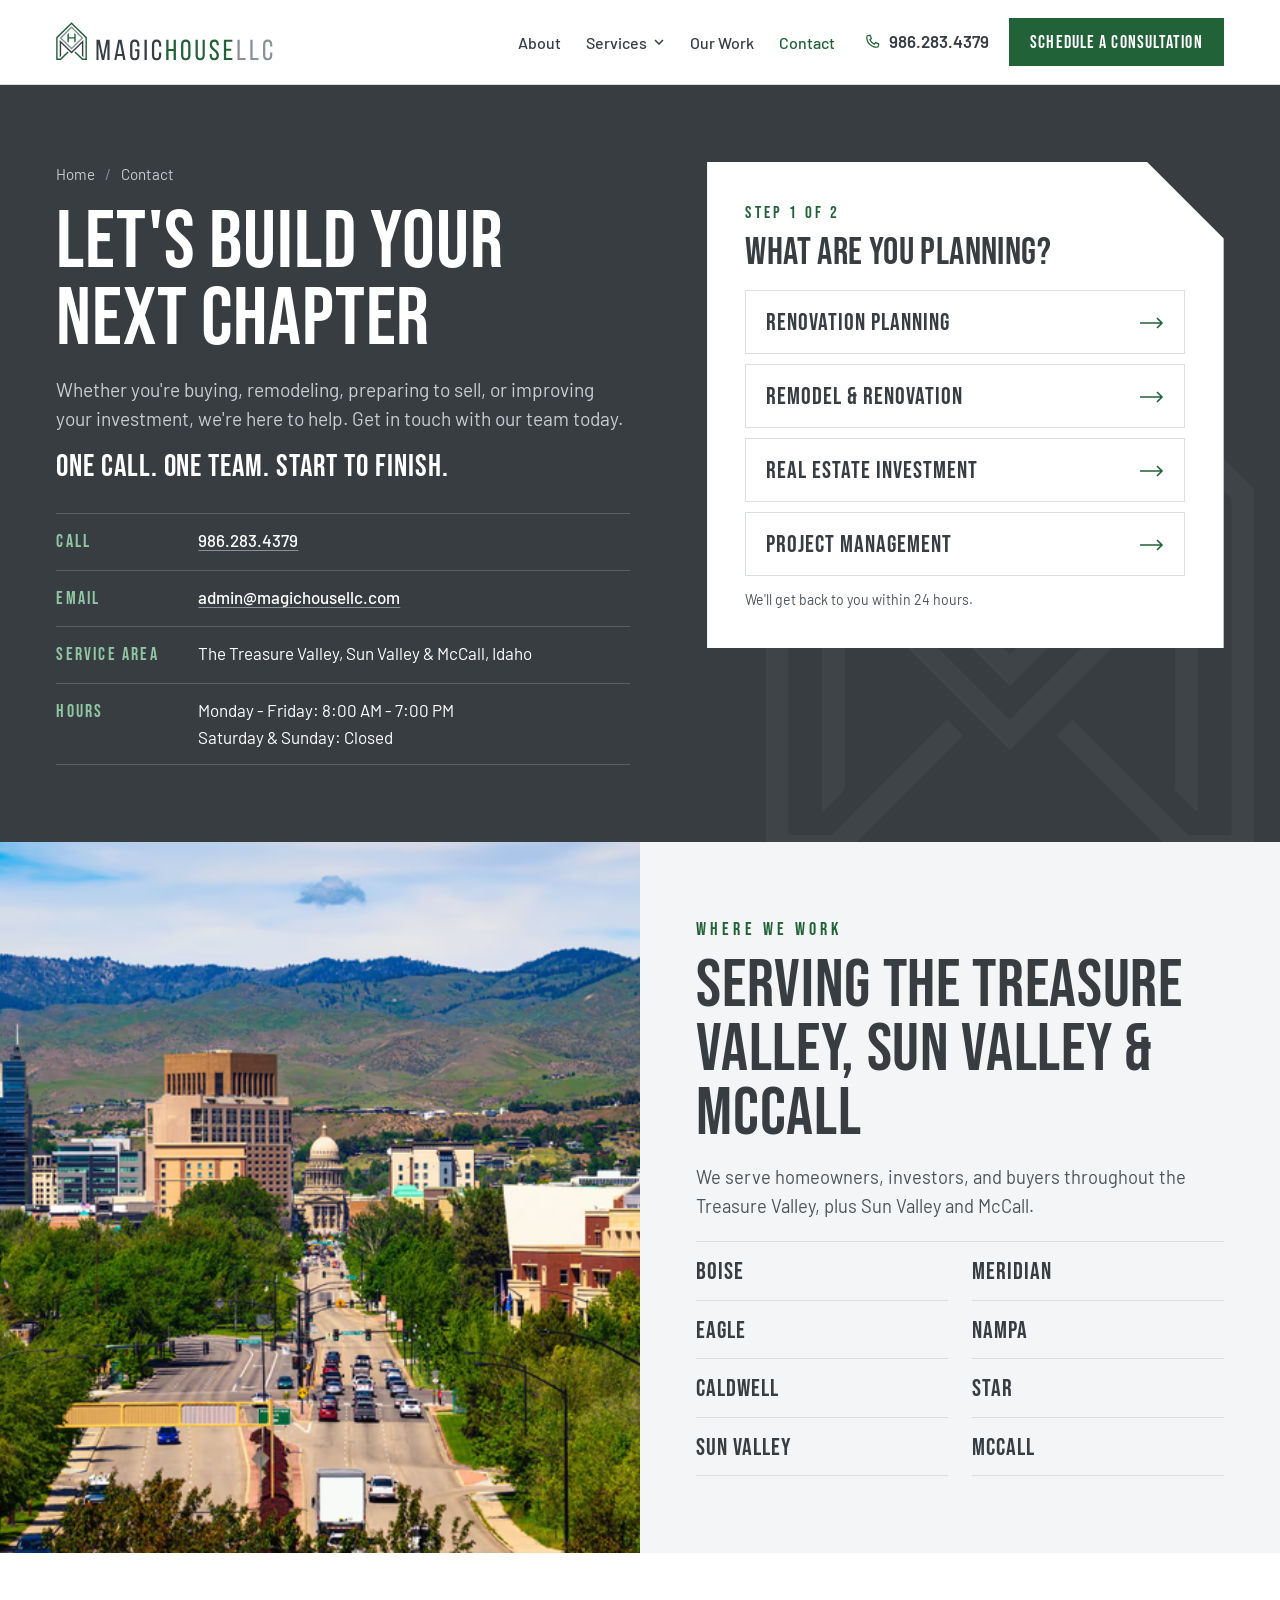
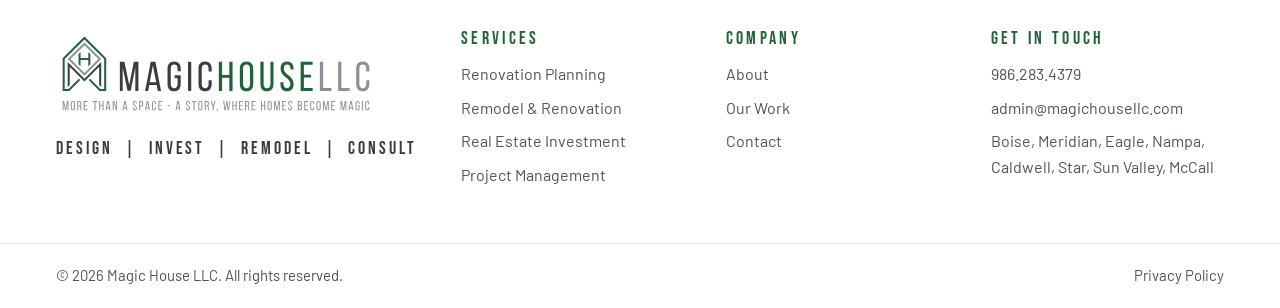
<file: contact/index.html>
<!DOCTYPE html><html lang="en"><head><meta charSet="utf-8"/><meta http-equiv="x-ua-compatible" content="ie=edge"/><meta name="viewport" content="width=device-width, initial-scale=1, shrink-to-fit=no"/><meta name="generator" content="Gatsby 5.16.1"/><meta name="description" content="Whether you&#x27;re buying, remodeling, preparing to sell, or improving your investment, we&#x27;re here to help. Get in touch with our team today." data-gatsby-head="true"/><meta name="theme-color" content="#383D42" data-gatsby-head="true"/><meta property="og:type" content="website" data-gatsby-head="true"/><meta property="og:site_name" content="Magic House LLC" data-gatsby-head="true"/><meta property="og:title" content="Contact Magic House LLC | Schedule a Consultation" data-gatsby-head="true"/><meta property="og:description" content="Whether you&#x27;re buying, remodeling, preparing to sell, or improving your investment, we&#x27;re here to help. Get in touch with our team today." data-gatsby-head="true"/><meta property="og:url" content="https://themagichousellc.com/contact/" data-gatsby-head="true"/><meta property="og:image" content="https://themagichousellc.com/og-image.jpg" data-gatsby-head="true"/><meta name="twitter:card" content="summary_large_image" data-gatsby-head="true"/><meta name="twitter:title" content="Contact Magic House LLC | Schedule a Consultation" data-gatsby-head="true"/><meta name="twitter:description" content="Whether you&#x27;re buying, remodeling, preparing to sell, or improving your investment, we&#x27;re here to help. Get in touch with our team today." data-gatsby-head="true"/><meta name="twitter:image" content="https://themagichousellc.com/og-image.jpg" data-gatsby-head="true"/><style data-href="/styles.0ccec63f8c08e8dfbed8.css" data-identity="gatsby-global-css">@font-face{font-display:swap;font-family:Bebas Neue;font-weight:400;src:url(/fonts/bebas-neue-latin-400-normal.woff2) format("woff2")}@font-face{font-display:swap;font-family:Barlow;font-weight:400;src:url(/fonts/barlow-latin-400-normal.woff2) format("woff2")}@font-face{font-display:swap;font-family:Barlow;font-weight:500;src:url(/fonts/barlow-latin-500-normal.woff2) format("woff2")}@font-face{font-display:swap;font-family:Barlow;font-weight:600;src:url(/fonts/barlow-latin-600-normal.woff2) format("woff2")}@font-face{ascent-override:165%;descent-override:61%;font-family:Bebas Fallback;line-gap-override:0%;size-adjust:57.66%;src:local("Arial"),local("Roboto")}@font-face{ascent-override:103%;descent-override:21%;font-family:Barlow Fallback;line-gap-override:0%;size-adjust:97.34%;src:local("Arial"),local("Roboto")}:root{--charcoal:#383d42;--charcoal-deep:#25292c;--green:#226238;--green-deep:#194a2a;--green-light:#8fc7a3;--steel:#8a9298;--steel-light:#c8cdd1;--mist:#f4f5f6;--line:#dcdfe2;--line-dark:hsla(0,0%,100%,.18);--text:#4d5459;--white:#fff;--display:"Bebas Neue","Bebas Fallback","Arial Narrow",sans-serif;--body:"Barlow","Barlow Fallback",system-ui,sans-serif;--wrap:1360px;--gutter:clamp(20px,4.4vw,64px);--section-y:clamp(72px,9vw,136px);--header-h:84px;--proof-h:72px;--cut:clamp(44px,6vw,96px);--ease:cubic-bezier(0.2,0.7,0.2,1)}*,:after,:before{box-sizing:border-box}html{-webkit-text-size-adjust:100%;scroll-behavior:smooth;scroll-padding-top:calc(var(--header-h) + 16px)}html.menu-open{overflow:hidden}body{-webkit-font-smoothing:antialiased;background:var(--white);color:var(--text);font-family:var(--body);font-size:1.0625rem;line-height:1.6;margin:0}img,svg,video{display:block;max-width:100%}h1,h2,h3{color:var(--charcoal);font-family:var(--display);font-weight:400;letter-spacing:.01em;margin:0}h1{font-size:clamp(3.25rem,6.4vw,6.5rem);line-height:.94}h2{font-size:clamp(2.75rem,5.2vw,5rem);line-height:.96}h3{font-size:clamp(1.6rem,2.1vw,2rem);line-height:1.05}ol,p,ul{margin:0}ol,ul{list-style:none;padding:0}a{color:var(--green)}a:focus-visible,button:focus-visible,summary:focus-visible{outline:2px solid var(--green);outline-offset:3px}.contact a:focus-visible,.hero a:focus-visible,.page-hero a:focus-visible,.section--dark a:focus-visible,.section--dark button:focus-visible{outline-color:var(--white)}.wrap{margin-inline:auto;max-width:var(--wrap);padding-inline:var(--gutter);width:100%}.skip-link{background:var(--charcoal);color:var(--white);left:16px;padding:12px 18px;position:absolute;top:-100px;z-index:100}.skip-link:focus{top:12px}.eyebrow{color:var(--green);font-family:var(--display);font-size:1.15rem;letter-spacing:.22em;line-height:1.2;margin-bottom:14px}.js [data-reveal]{opacity:0;transform:translateY(22px);transition:opacity .7s var(--ease),transform .7s var(--ease)}.js [data-reveal].is-visible{opacity:1;transform:none}.btn{--fill:var(--charcoal);--curve:22px;align-items:center;background:none;border:1px solid transparent;cursor:pointer;display:inline-flex;font-family:var(--display);font-size:1.35rem;gap:14px;isolation:isolate;justify-content:center;letter-spacing:.06em;line-height:1;min-height:60px;overflow:hidden;padding:6px 30px 4px;position:relative;text-decoration:none;transition:color .3s ease .12s,border-color .35s var(--ease),border-radius .6s cubic-bezier(.4,0,.2,1);white-space:nowrap}.btn:before,.lead-form__option:before,.reel__controls button:before{background:var(--fill);clip-path:circle(0 at 0 100%);content:"";inset:0;position:absolute;transition:clip-path .6s cubic-bezier(.4,0,.2,1);z-index:-1}.btn:focus-visible:before,.lead-form__option:focus-visible:before,.reel__controls button:focus-visible:before{clip-path:circle(150% at 0 100%)}.btn:focus-visible,.lead-form__option:focus-visible,.reel__controls button:focus-visible{border-color:var(--fill);border-top-right-radius:var(--curve)}@media (hover:hover){.btn:not(:disabled):hover:before,.lead-form__option:hover:before,.reel__controls button:hover:before{clip-path:circle(150% at 0 100%)}.btn:not(:disabled):hover,.lead-form__option:hover,.reel__controls button:hover{border-color:var(--fill);border-top-right-radius:var(--curve)}}.btn .arrow,.lead-form__option .arrow,.service-links .arrow,.text-link .arrow{flex:none;transition:transform .25s var(--ease)}.btn:hover .arrow,.lead-form__option:hover .arrow,.service-links a:hover .arrow,.text-link:hover .arrow,a:hover .text-link .arrow{transform:translateX(5px)}.btn--primary{background:var(--green);color:var(--white)}.btn--primary:disabled{cursor:progress;opacity:.7}.btn--light{--fill:var(--green);background:var(--white);color:var(--charcoal)}.btn--light .arrow{color:var(--green);transition:transform .25s var(--ease),color .3s ease .12s}.btn--light:focus-visible,.btn--light:hover{color:var(--white)}.btn--light:focus-visible .arrow,.btn--light:hover .arrow{color:var(--white)}.btn--ghost{border-color:var(--charcoal);color:var(--charcoal)}.btn--ghost:focus-visible,.btn--ghost:hover{color:var(--white)}.btn--ghost-light{--fill:var(--white);border-color:hsla(0,0%,100%,.65);color:var(--white)}.btn--ghost-light:focus-visible,.btn--ghost-light:hover{color:var(--charcoal)}.btn--small{--curve:16px;font-size:1.15rem;min-height:48px;padding-inline:20px}.btn--block{width:100%}.actions{display:flex;flex-wrap:wrap;gap:14px}.text-link{align-items:center;color:var(--green);display:inline-flex;font-family:var(--display);font-size:1.25rem;gap:12px;letter-spacing:.06em;text-decoration:none}.text-link--light{color:var(--white)}.site-header{background:var(--white);border-bottom:1px solid var(--line);position:sticky;top:0;z-index:50}.site-header__row{align-items:center;display:flex;gap:28px;height:var(--header-h)}.site-header__logo{flex:none}.site-header__logo img{height:auto;width:clamp(190px,17vw,232px)}.site-nav{align-items:center;display:flex;gap:clamp(18px,2vw,32px);margin-left:auto}.site-nav>a,.site-nav__group>button{align-items:center;background:none;border:0;color:var(--charcoal);cursor:pointer;display:inline-flex;font:500 1rem var(--body);gap:7px;height:var(--header-h);padding:0;text-decoration:none}.site-nav>a.is-current,.site-nav>a:hover,.site-nav__group:hover>button{color:var(--green)}.site-nav__group{position:relative}.site-nav__menu{background:var(--white);border:1px solid var(--line);border-top:3px solid var(--green);left:-24px;opacity:0;padding:10px 0;position:absolute;top:100%;transform:translateY(6px);transition:opacity .18s,transform .18s var(--ease),visibility .18s;visibility:hidden;width:280px}.site-nav__group:focus-within .site-nav__menu,.site-nav__group:hover .site-nav__menu{opacity:1;transform:none;visibility:visible}.site-nav__menu a{color:var(--charcoal);display:block;font-weight:500;padding:11px 24px;text-decoration:none}.site-nav__menu a:hover{background:var(--mist);color:var(--green)}.site-header__actions{align-items:center;display:flex;gap:20px}.site-header__phone{align-items:center;color:var(--charcoal);display:inline-flex;font-weight:600;gap:8px;text-decoration:none;white-space:nowrap}.site-header__phone svg{color:var(--green)}.site-header__toggle{background:none;border:1px solid var(--line);cursor:pointer;display:none;height:48px;padding:0;position:relative;width:48px}.site-header__toggle span{background:var(--charcoal);height:2px;left:13px;position:absolute;transition:transform .2s var(--ease),top .2s var(--ease);width:20px}.site-header__toggle span:first-child{top:19px}.site-header__toggle span:last-child{top:26px}.site-header__toggle[aria-expanded=true] span:first-child{top:23px;transform:rotate(45deg)}.site-header__toggle[aria-expanded=true] span:last-child{top:23px;transform:rotate(-45deg)}.mobile-menu{display:none}.hero{align-items:flex-end;background:var(--charcoal-deep);display:flex;isolation:isolate;min-height:calc(100svh - var(--header-h) - var(--proof-h));overflow:hidden;position:relative}.hero .hero__image{inset:0;position:absolute;z-index:-2}.hero__shade{background:linear-gradient(90deg,rgba(37,41,44,.76),rgba(37,41,44,.62) 40%,rgba(37,41,44,.26) 56%,rgba(37,41,44,0) 70%),linear-gradient(0deg,rgba(37,41,44,.62),rgba(37,41,44,0) 46%);inset:0;position:absolute;z-index:-1}.hero__content{padding-block:clamp(48px,7vh,88px)}.hero .eyebrow,.hero h1{color:var(--white)}.hero h1{font-size:clamp(4.1rem,9vw,9rem);line-height:.88}.hero h1 span{display:block}.hero__lead{color:var(--white);font-size:clamp(1.1rem,1.5vw,1.3rem);line-height:1.5;margin:22px 0 32px;max-width:600px}.video-loop{background:var(--charcoal);height:100%;overflow:hidden;position:relative;width:100%}.video-loop img,.video-loop video{height:100%;inset:0;object-fit:cover;position:absolute;width:100%}.video-loop video{opacity:0;transition:opacity .8s}.video-loop.is-playing video{opacity:1}.proof{background:var(--green);display:grid;grid-template-columns:repeat(4,1fr)}.proof li{align-items:center;border-left:1px solid hsla(0,0%,100%,.22);color:var(--white);display:flex;font-family:var(--display);font-size:clamp(1.1rem,1.55vw,1.45rem);justify-content:center;letter-spacing:.08em;line-height:1.1;min-height:var(--proof-h);padding:8px 16px 6px;text-align:center}.proof li:first-child{border-left:0}.section{padding-block:var(--section-y)}.section--tight{padding-block:clamp(48px,5vw,72px) var(--section-y)}.section--mist{background:var(--mist)}.section--dark{background:var(--charcoal);color:var(--steel-light)}.section--dark h2,.section--dark h3{color:var(--white)}.section--dark .eyebrow{color:var(--green-light)}.section-head{margin-bottom:clamp(36px,4.5vw,64px);max-width:820px}.section-head__intro{font-size:1.2rem;line-height:1.5;margin-top:18px}.gap__grid{align-items:center;display:grid;gap:clamp(40px,6vw,96px);grid-template-columns:minmax(0,.92fr) minmax(0,1.08fr)}.gap__title span{display:block}.gap__text{font-size:1.15rem;margin-top:20px}.gap__text strong{color:var(--charcoal);font-weight:600}.gap__compare{display:grid;grid-template-columns:1fr 1.12fr}.gap__label{font-family:var(--display);font-size:1.1rem;letter-spacing:.18em;margin-bottom:18px}.gap__old{background:var(--mist);border:1px solid var(--line);border-right:0;padding:clamp(24px,3vw,40px)}.gap__old li{border-bottom:1px solid var(--line);color:var(--text);font-weight:500;padding:11px 0;text-decoration:line-through;text-decoration-color:var(--steel)}.gap__note{font-size:.98rem;line-height:1.4;margin-top:16px}.gap__new{background:var(--green);clip-path:polygon(0 0,calc(100% - var(--cut)) 0,100% var(--cut),100% 100%,0 100%);color:var(--white);display:flex;flex-direction:column;padding:clamp(24px,3vw,40px)}.gap__big{font-family:var(--display);font-size:clamp(2.9rem,4.6vw,4.5rem);line-height:.98;margin-bottom:auto;padding-bottom:28px}.service-tiles{display:grid;gap:clamp(16px,2vw,28px);grid-template-columns:repeat(12,1fr)}.service-tile{background:var(--white);color:inherit;display:flex;flex-direction:column;grid-column:span 5;position:relative;text-decoration:none}.service-tile:first-child,.service-tile:nth-child(4){grid-column:span 7}.service-tile__image{height:clamp(240px,26vw,370px);overflow:hidden}.service-tile__image .gatsby-image-wrapper{height:100%;transition:transform .7s var(--ease)}.service-tile:hover .service-tile__image .gatsby-image-wrapper{transform:scale(1.04)}.service-tile__body{align-items:flex-start;border-bottom:3px solid var(--green);display:flex;flex:1 1;flex-direction:column;padding:clamp(22px,2.4vw,34px);position:relative}.service-tile__number{color:var(--steel);font-family:var(--display);font-size:1.5rem;letter-spacing:.06em;position:absolute;right:clamp(22px,2.4vw,34px);top:clamp(16px,2vw,26px)}.service-tile h3{font-size:clamp(2rem,2.8vw,2.75rem);padding-right:48px}.service-tile p{margin:10px 0 18px}.service-tile .text-link{margin-top:auto}.work__head{align-items:flex-end;display:flex;gap:32px;justify-content:space-between;margin-bottom:clamp(32px,4vw,56px)}.work__head>p{font-size:1.15rem;line-height:1.5;max-width:440px}.work{overflow:hidden}.reel{--reel-gap:clamp(14px,2vw,28px);touch-action:pan-y}.reel__stage{display:grid;justify-items:center}.reel__slide{grid-area:1/1;opacity:.42;position:relative;transform:translateX(calc(var(--position)*(100% + var(--reel-gap)))) scale(.9);transform-origin:50% 36%;transition:transform .6s var(--ease),opacity .6s var(--ease);width:calc(33.33333% - var(--reel-gap)*2/3)}.reel__slide.is-active{opacity:1;transform:none;z-index:1}.reel__slide.is-away{opacity:0;transition:none;visibility:hidden}.reel__pick{background:none;border:0;cursor:pointer;inset:0;padding:0;position:absolute}.reel__pick:focus-visible{outline:2px solid var(--white);outline-offset:3px}.reel__slide:not(.is-active):hover{opacity:.7}.reel__slide:not(.is-active) figcaption{opacity:0}.reel__controls{align-items:center;display:flex;gap:20px;justify-content:center;margin-top:clamp(20px,2.4vw,32px)}.reel__controls button{--fill:var(--white);--curve:16px;background:none;border:1px solid var(--line-dark);color:var(--white);cursor:pointer;display:grid;height:56px;isolation:isolate;overflow:hidden;padding:0;place-items:center;position:relative;transition:color .3s ease .12s,border-color .35s var(--ease),border-radius .6s cubic-bezier(.4,0,.2,1);width:56px}.reel__controls button:focus-visible,.reel__controls button:hover{color:var(--charcoal)}.reel__controls button:focus-visible{outline-color:var(--white)}.reel__prev .arrow{transform:rotate(180deg)}.reel__controls p{color:var(--white);font-family:var(--display);font-size:1.15rem;letter-spacing:.14em;min-width:150px;padding-top:3px;text-align:center}.work figure{margin:0}.work .video-loop{aspect-ratio:3/4;pointer-events:none}.work figcaption{display:grid;gap:3px;line-height:1.35;padding-top:16px;text-align:center;transition:opacity .4s}.work figcaption strong{color:var(--white);font-family:var(--display);font-size:1.65rem;font-weight:400;letter-spacing:.03em;line-height:1.05}.work__place{color:var(--green-light);font-family:var(--display);font-size:1rem;letter-spacing:.18em;margin-top:6px}.line-grid{border-left:1px solid var(--line);border-top:1px solid var(--line);display:grid}.line-grid--2{grid-template-columns:repeat(2,1fr)}.line-grid--3{grid-template-columns:repeat(3,1fr)}.line-grid--4{grid-template-columns:repeat(4,1fr)}.line-grid li{border-bottom:1px solid var(--line);border-right:1px solid var(--line);padding:clamp(24px,2.8vw,40px)}.line-grid h3{margin-bottom:10px}.line-grid__number{color:var(--green);display:block;font-family:var(--display);font-size:clamp(3rem,4.4vw,4.25rem);line-height:1;margin-bottom:18px}.section--dark .line-grid,.section--dark .line-grid li{border-color:var(--line-dark)}.section--dark .line-grid__number{color:var(--green-light)}.split{display:grid;gap:clamp(40px,7vw,112px);grid-template-columns:minmax(0,1fr) minmax(0,1fr)}.split__copy p:not(.eyebrow){font-size:1.15rem;margin-top:18px}.split__list{align-self:start;background:var(--mist);clip-path:polygon(0 0,calc(100% - var(--cut)) 0,100% var(--cut),100% 100%,0 100%);padding:clamp(26px,3vw,44px)}.split__list h3{margin-bottom:14px}.check-list li{border-top:1px solid var(--line);color:var(--charcoal);font-weight:500;line-height:1.4;padding:13px 0 13px 28px;position:relative}.check-list li:before{background:var(--green);content:"";height:9px;left:3px;position:absolute;top:19px;transform:rotate(45deg);width:9px}.page-hero{background:var(--charcoal);color:var(--steel-light);display:grid;grid-template-columns:minmax(0,1fr) minmax(0,1fr);min-height:min(680px,calc(100svh - var(--header-h)))}.page-hero__copy{align-items:flex-start;display:flex;flex-direction:column;justify-content:center;padding:clamp(40px,5vw,72px) clamp(28px,4vw,64px) clamp(40px,5vw,72px) max(var(--gutter),calc((100vw - var(--wrap))/2 + var(--gutter)))}.page-hero h1,.page-hero__lead{color:var(--white)}.page-hero__lead{font-size:clamp(1.1rem,1.35vw,1.25rem);line-height:1.5;margin:20px 0 30px;max-width:560px}.page-hero__image{clip-path:polygon(var(--cut) 0,100% 0,100% 100%,0 100%,0 var(--cut));overflow:hidden;position:relative}.page-hero__image .gatsby-image-wrapper{inset:0;position:absolute}.crumbs{font-size:.95rem;margin-bottom:22px}.crumbs ol{display:flex;flex-wrap:wrap;gap:6px 10px}.crumbs li+li:before{color:var(--steel);content:"/";margin-right:10px}.crumbs a,.crumbs span{color:var(--steel-light);text-decoration:none}.crumbs a:hover{color:var(--white)}.story{display:grid;gap:clamp(32px,6vw,96px);grid-template-columns:minmax(0,.8fr) minmax(0,1.2fr)}.story__head{align-self:start;position:sticky;top:calc(var(--header-h) + 32px)}.story__body{display:grid;font-size:1.15rem;gap:20px}.story__opening{color:var(--charcoal);font-size:clamp(1.35rem,1.9vw,1.6rem);line-height:1.4}.story__turn{border-left:3px solid var(--green);color:var(--charcoal);font-family:var(--display);font-size:clamp(2.4rem,4vw,3.5rem);line-height:1;margin-block:10px;padding:14px 0 10px 24px}.story__sign{border-top:1px solid var(--line);font-size:1rem;padding-top:20px}.story__sign strong{color:var(--charcoal);font-weight:600}.pair{display:grid;gap:clamp(24px,4vw,56px);grid-template-columns:repeat(2,1fr)}.pair__image{clip-path:polygon(0 0,calc(100% - var(--cut)) 0,100% var(--cut),100% 100%,0 100%);height:clamp(240px,28vw,400px);margin-bottom:24px;overflow:hidden}.pair__image .gatsby-image-wrapper{height:100%}.pair h3{font-size:clamp(2rem,2.8vw,2.75rem);margin-bottom:8px}.service-links{border-top:1px solid var(--line);display:grid}.service-links a{align-items:center;border-bottom:1px solid var(--line);color:var(--charcoal);display:flex;font-family:var(--display);font-size:clamp(2rem,3.6vw,3.25rem);gap:20px;justify-content:space-between;line-height:1;padding:18px 0 14px;text-decoration:none;transition:color .2s,padding-left .25s var(--ease)}.service-links a:hover{color:var(--green);padding-left:12px}.area,.band,.family{display:grid;grid-template-columns:repeat(2,1fr)}.family{background:var(--green)}.family,.family .eyebrow,.family h2{color:var(--white)}.area__image,.band__image,.family__image{min-height:clamp(320px,38vw,560px);position:relative}.area__image .gatsby-image-wrapper,.band__image .gatsby-image-wrapper,.family__image .gatsby-image-wrapper{inset:0;position:absolute}.area__copy,.band__copy,.family__copy{align-self:center;max-width:660px;padding:clamp(40px,6vw,88px) var(--gutter)}.family__copy p:not(.eyebrow){font-size:1.15rem;margin-block:18px 24px}.area{background:var(--mist)}.area__copy>p:not(.eyebrow),.band__copy>p:not(.eyebrow){font-size:1.15rem;margin-top:16px}.area__copy ul{border-top:1px solid var(--line);display:grid;gap:0 24px;grid-template-columns:repeat(2,1fr);margin-top:20px}.area__copy li{border-bottom:1px solid var(--line);color:var(--charcoal);font-family:var(--display);font-size:1.5rem;letter-spacing:.04em;padding:11px 0 8px}.band{background:var(--mist)}.band--reverse .band__image{order:2}.scope{display:grid;gap:clamp(28px,3vw,44px) clamp(16px,2vw,28px);grid-template-columns:repeat(3,1fr)}.scope .gatsby-image-wrapper,.scope__real{aspect-ratio:3/2;height:auto;margin-bottom:16px;object-fit:cover;object-position:50% 60%;width:100%}.scope h3{margin-bottom:6px}.faq{display:grid;gap:clamp(24px,5vw,80px);grid-template-columns:minmax(0,.7fr) minmax(0,1.3fr)}.faq .section-head{align-self:start;margin-bottom:0;position:sticky;top:calc(var(--header-h) + 32px)}.faq__list{border-top:1px solid var(--line)}.faq details{border-bottom:1px solid var(--line)}.faq summary{color:var(--charcoal);cursor:pointer;font-family:var(--display);font-size:clamp(1.5rem,2vw,1.85rem);letter-spacing:.02em;line-height:1.1;list-style:none;padding:20px 44px 18px 0;position:relative}.faq summary::-webkit-details-marker{display:none}.faq summary:after{border-bottom:2px solid var(--green);border-right:2px solid var(--green);content:"";height:11px;position:absolute;right:8px;top:26px;transform:rotate(45deg);transition:transform .2s var(--ease);width:11px}.faq details[open] summary:after{top:31px;transform:rotate(225deg)}.faq details p{max-width:680px;padding-bottom:22px}.contact{background:var(--charcoal);color:var(--steel-light);overflow:hidden;padding-block:clamp(96px,11vw,168px) var(--section-y);position:relative;scroll-margin-top:var(--header-h)}.contact:before{aspect-ratio:214/254;background:url(/mark-white.svg) 50%/contain no-repeat;bottom:-14%;content:"";opacity:.035;pointer-events:none;position:absolute;right:-4%;width:min(640px,60vw)}.contact__roof{height:clamp(40px,7vw,104px);left:0;position:absolute;top:-1px;width:100%}.contact__roof-sky{fill:var(--mist)}.contact__roof-line{fill:none;stroke:var(--green);stroke-width:3;vector-effect:non-scaling-stroke}.contact__grid{align-items:start;display:grid;gap:0 clamp(40px,6vw,96px);grid-template-columns:minmax(0,1fr) minmax(0,.9fr);grid-template-rows:auto 1fr;position:relative}.contact__grid .lead-form{grid-column:2;grid-row:1/span 2}.contact__copy h1,.contact__copy h2{color:var(--white)}.contact__copy .eyebrow{color:var(--green-light)}.contact__body{font-size:1.2rem;line-height:1.5;margin-top:18px}.contact__promise{color:var(--white);font-family:var(--display);font-size:clamp(1.7rem,2.4vw,2.2rem);letter-spacing:.03em;line-height:1.1;margin-top:16px}.contact-details{border-top:1px solid var(--line-dark);grid-column:1;margin:30px 0 0}.contact-details>div{border-bottom:1px solid var(--line-dark);display:grid;gap:12px;grid-template-columns:130px 1fr;padding:13px 0}.contact-details dt{color:var(--green-light);font-family:var(--display);font-size:1.15rem;letter-spacing:.12em}.contact-details dd{color:var(--white);margin:0}.contact-details dd span{display:block}.contact-details a{color:var(--white);font-weight:500;overflow-wrap:anywhere;text-decoration-color:var(--steel);text-underline-offset:3px}.contact--page{padding-block:clamp(48px,6vw,88px)}.contact--page .crumbs{margin-bottom:18px}.lead-form{background:var(--white);clip-path:polygon(0 0,calc(100% - var(--cut)) 0,100% var(--cut),100% 100%,0 100%);color:var(--text);padding:clamp(24px,3vw,44px)}.lead-form__title{font-size:clamp(2.1rem,3vw,2.75rem);margin-bottom:18px;padding-right:var(--cut)}.lead-form__step{color:var(--green);font-family:var(--display);font-size:1.05rem;letter-spacing:.18em;margin-bottom:8px}.lead-form__options{display:grid;gap:10px}.lead-form__option{--fill:var(--green);--curve:22px;align-items:center;background:var(--white);border:1px solid var(--line);color:var(--charcoal);cursor:pointer;display:flex;font-family:var(--display);font-size:1.5rem;gap:16px;isolation:isolate;justify-content:space-between;letter-spacing:.04em;line-height:1;min-height:64px;overflow:hidden;padding:6px 20px 4px;position:relative;text-align:left;transition:color .3s ease .12s,border-color .35s var(--ease),border-radius .6s cubic-bezier(.4,0,.2,1)}.lead-form__option .arrow{color:var(--green);transition:transform .25s var(--ease),color .3s ease .12s}.lead-form__option:focus-visible,.lead-form__option:hover{color:var(--white)}.lead-form__option:focus-visible .arrow,.lead-form__option:hover .arrow{color:var(--white)}.lead-form__chosen{align-items:center;background:var(--mist);border-left:3px solid var(--green);color:var(--charcoal);display:flex;font-weight:600;gap:12px;justify-content:space-between;margin-bottom:16px;padding:10px 14px}.lead-form__chosen button{background:none;border:0;color:var(--green);cursor:pointer;font:500 .95rem var(--body);padding:4px;text-decoration:underline}.lead-form__fields{display:grid;gap:14px;grid-template-columns:repeat(2,1fr)}.field{display:grid;gap:5px;min-width:0}.field--wide,.field:first-child{grid-column:1/-1}.field span{color:var(--charcoal);display:flex;font-size:.95rem;font-weight:600;gap:8px;justify-content:space-between}.field em{color:#6a7177;font-style:normal;font-weight:400}.field input,.field textarea{background:var(--white);border:1px solid var(--steel);border-radius:0;color:var(--charcoal);font:400 1rem var(--body);min-height:50px;padding:11px 13px;transition:border-color .15s,box-shadow .15s;width:100%}.field textarea{resize:vertical}.field input:focus,.field textarea:focus{border-color:var(--green);box-shadow:0 0 0 1px var(--green);outline:0}.lead-form__consent{cursor:pointer;display:grid;font-size:.92rem;gap:10px;grid-template-columns:22px 1fr;line-height:1.4;margin-block:16px}.lead-form__consent input{accent-color:var(--green);height:20px;margin:1px 0 0;width:20px}.lead-form__note{font-size:.88rem;line-height:1.4;margin-top:14px}.lead-form__error{background:#fbeeed;border-left:3px solid #b3261e;color:#7a1a14;margin-top:12px;padding:10px 14px}.lead-form__error a{color:inherit;font-weight:600}.lead-form__trap{left:-9999px;position:absolute}.lead-form--done p{margin-top:8px}.lead-form--done a{font-weight:600}.prose{max-width:820px}.prose h1{margin-bottom:24px}.prose h2{font-size:clamp(1.8rem,2.6vw,2.25rem);margin:32px 0 8px}.prose .actions{margin-top:28px}.site-footer{background:var(--white);font-size:1rem;padding-top:clamp(48px,6vw,80px)}.site-footer__grid{display:grid;gap:32px;grid-template-columns:minmax(0,1.6fr) repeat(3,minmax(0,1fr))}.site-footer__brand img{height:auto;width:min(320px,100%)}.site-footer__brand p{color:var(--charcoal);font-family:var(--display);font-size:1.15rem;letter-spacing:.16em;margin-top:16px;white-space:pre-wrap}.site-footer h2{color:var(--green);font-size:1.15rem;letter-spacing:.18em;margin-bottom:10px}.site-footer li{padding:4px 0}.site-footer a{color:var(--text);overflow-wrap:anywhere;text-decoration:none}.site-footer a:hover{color:var(--green);text-decoration:underline}.site-footer__legal{border-top:1px solid var(--line);display:flex;flex-wrap:wrap;font-size:.93rem;gap:8px 24px;justify-content:space-between;margin-top:clamp(32px,4vw,56px);padding-block:20px}.mobile-bar{display:none}@media (max-width:1240px){.site-header__phone{display:none}}@media (max-width:1040px){:root{--header-h:72px}.site-header__actions .btn,.site-nav{display:none}.site-header__actions{margin-left:auto}.mobile-menu,.site-header__toggle{display:block}.mobile-menu{background:var(--white);inset:var(--header-h) 0 0;opacity:0;overflow-y:auto;padding:12px var(--gutter) 96px;position:fixed;transition:opacity .2s,visibility .2s;visibility:hidden}.mobile-menu.is-open{opacity:1;visibility:visible}.mobile-menu a{border-bottom:1px solid var(--line);color:var(--charcoal);display:block;font-family:var(--display);font-size:2rem;line-height:1.1;padding:14px 0 10px;text-decoration:none}.mobile-menu .mobile-menu__sub{font-size:1.5rem;padding-left:16px}.mobile-menu__label{color:var(--green);font-family:var(--display);font-size:1.1rem;letter-spacing:.18em;padding-top:20px}.contact__grid,.faq,.gap__grid,.split,.story{grid-template-columns:minmax(0,1fr)}.contact__grid .lead-form{grid-column:1;grid-row:auto;margin-top:28px}.faq .section-head,.story__head{position:static}.page-hero{grid-template-columns:minmax(0,1fr);min-height:0}.page-hero__copy{padding:44px var(--gutter)}.page-hero__image{height:56vw;min-height:260px}.line-grid--4,.scope{grid-template-columns:repeat(2,1fr)}.site-footer__grid{grid-template-columns:repeat(3,minmax(0,1fr))}.site-footer__brand{grid-column:1/-1}}@media (max-width:899px){.hero .hero__image img{object-position:74% 50%}.hero__shade{background:linear-gradient(0deg,rgba(37,41,44,.86),rgba(37,41,44,.72) 54%,rgba(37,41,44,.3) 70%,rgba(37,41,44,0) 86%)}}@media (max-width:760px){body{padding-bottom:64px}.mobile-bar{background:var(--charcoal);display:grid;grid-template-columns:1fr 1fr;inset:auto 0 0;padding-bottom:env(safe-area-inset-bottom);position:fixed;z-index:40}.mobile-bar a{align-items:center;color:var(--white);display:flex;font-family:var(--display);font-size:1.4rem;gap:10px;justify-content:center;letter-spacing:.06em;min-height:64px;padding-top:3px;text-decoration:none}.mobile-bar a:last-child{background:var(--green)}.proof{grid-template-columns:repeat(2,1fr)}.proof li{border-top:1px solid hsla(0,0%,100%,.22);min-height:64px}.proof li:nth-child(odd){border-left:0}.proof li:nth-child(-n+2){border-top:0}.hero{min-height:calc(100svh - var(--header-h) - 64px)}.hero .eyebrow{font-size:1rem;letter-spacing:.1em}.actions .btn{width:100%}.gap__compare{grid-template-columns:minmax(0,1fr)}.gap__old{border-bottom:0;border-right:1px solid var(--line)}.service-tile,.service-tile:first-child,.service-tile:nth-child(4){grid-column:1/-1}.work__head{display:block}.reel__slide{width:72%}.work__head>p{margin-top:12px}.area,.band,.family,.line-grid--2,.line-grid--3,.line-grid--4{grid-template-columns:minmax(0,1fr)}.area__image,.band__image,.family__image{min-height:62vw}.band--reverse .band__image{order:0}.lead-form__fields,.pair,.scope{grid-template-columns:minmax(0,1fr)}.contact-details>div{grid-template-columns:84px 1fr}.contact-details dd{font-size:.97rem}.site-footer__grid{grid-template-columns:repeat(2,minmax(0,1fr))}.site-footer__grid>:last-child{grid-column:1/-1}.site-footer__brand p{font-size:1rem;letter-spacing:.08em}}@media (prefers-reduced-motion:reduce){html{scroll-behavior:auto}*,:after,:before{transition-duration:.01ms!important}.js [data-reveal]{opacity:1;transform:none}}</style><style>.gatsby-image-wrapper{position:relative;overflow:hidden}.gatsby-image-wrapper picture.object-fit-polyfill{position:static!important}.gatsby-image-wrapper img{bottom:0;height:100%;left:0;margin:0;max-width:none;padding:0;position:absolute;right:0;top:0;width:100%;object-fit:cover}.gatsby-image-wrapper [data-main-image]{opacity:0;transform:translateZ(0);transition:opacity .25s linear;will-change:opacity}.gatsby-image-wrapper-constrained{display:inline-block;vertical-align:top}</style><noscript><style>.gatsby-image-wrapper noscript [data-main-image]{opacity:1!important}.gatsby-image-wrapper [data-placeholder-image]{opacity:0!important}</style></noscript><script type="module">const e="undefined"!=typeof HTMLImageElement&&"loading"in HTMLImageElement.prototype;e&&document.body.addEventListener("load",(function(e){const t=e.target;if(void 0===t.dataset.mainImage)return;if(void 0===t.dataset.gatsbyImageSsr)return;let a=null,n=t;for(;null===a&&n;)void 0!==n.parentNode.dataset.gatsbyImageWrapper&&(a=n.parentNode),n=n.parentNode;const o=a.querySelector("[data-placeholder-image]"),r=new Image;r.src=t.currentSrc,r.decode().catch((()=>{})).then((()=>{t.style.opacity=1,o&&(o.style.opacity=0,o.style.transition="opacity 500ms linear")}))}),!0);</script><script>
var root = document.documentElement;
root.classList.add("js");
try {
  if (sessionStorage.getItem("mh-intro")) root.classList.add("intro-seen");
  else sessionStorage.setItem("mh-intro", "1");
} catch (error) {}
</script><link rel="preload" as="font" type="font/woff2" href="/fonts/bebas-neue-latin-400-normal.woff2" crossorigin="anonymous"/><link rel="preload" as="font" type="font/woff2" href="/fonts/barlow-latin-400-normal.woff2" crossorigin="anonymous"/><title data-gatsby-head="true">Contact Magic House LLC | Schedule a Consultation</title><link rel="canonical" href="https://themagichousellc.com/contact/" data-gatsby-head="true"/><link rel="icon" href="/favicon.svg" type="image/svg+xml" data-gatsby-head="true"/><link rel="icon" href="/favicon-32.png" sizes="32x32" type="image/png" data-gatsby-head="true"/><link rel="apple-touch-icon" href="/apple-touch-icon.png" data-gatsby-head="true"/><script type="application/ld+json" data-gatsby-head="true">{"@context":"https://schema.org","@type":"HomeAndConstructionBusiness","@id":"https://themagichousellc.com/#business","name":"Magic House LLC","slogan":"More than a space - a story, where homes become magic","description":"Family-owned design, investment, remodel, and consulting company in the Treasure Valley, Idaho.","url":"https://themagichousellc.com/","logo":"https://themagichousellc.com/logo.svg","image":"https://themagichousellc.com/og-image.jpg","telephone":"+1-986-283-4379","email":"admin@magichousellc.com","founder":{"@type":"Person","name":"Sajra Ibrahimagic"},"address":{"@type":"PostalAddress","addressRegion":"ID","addressCountry":"US"},"areaServed":[{"@type":"City","name":"Boise, ID"},{"@type":"City","name":"Meridian, ID"},{"@type":"City","name":"Eagle, ID"},{"@type":"City","name":"Nampa, ID"},{"@type":"City","name":"Caldwell, ID"},{"@type":"City","name":"Star, ID"},{"@type":"City","name":"Sun Valley, ID"},{"@type":"City","name":"McCall, ID"}],"openingHoursSpecification":{"@type":"OpeningHoursSpecification","dayOfWeek":["Monday","Tuesday","Wednesday","Thursday","Friday"],"opens":"08:00","closes":"19:00"}}</script><script type="application/ld+json" data-gatsby-head="true">{"@context":"https://schema.org","@type":"BreadcrumbList","itemListElement":[{"@type":"ListItem","position":1,"name":"Home","item":"https://themagichousellc.com/"},{"@type":"ListItem","position":2,"name":"Contact","item":"https://themagichousellc.com/contact/"}]}</script></head><body><div class="intro" aria-hidden="true"><style>
.intro {
  position: fixed;
  inset: 0;
  z-index: 200;
  display: grid;
  place-items: center;
  overflow: hidden;
  pointer-events: none;
  animation: intro-gone 0.01s linear 2.62s forwards;
}
.intro-seen .intro {
  display: none;
}
.intro__door {
  position: absolute;
  top: 0;
  bottom: 0;
  width: calc(50% + 1px);
  background: #fff;
  animation: 0.62s cubic-bezier(0.7, 0, 0.2, 1) 2s forwards;
}
.intro__door--left {
  left: 0;
  animation-name: intro-door-left;
}
.intro__door--right {
  right: 0;
  animation-name: intro-door-right;
}
.intro__logo {
  position: relative;
  width: min(600px, 82vw);
  animation: intro-logo-out 0.28s ease-in 1.95s forwards;
}
.intro__logo svg {
  display: block;
  width: 100%;
  height: auto;
  overflow: visible;
}
.intro__logo p {
  margin: 3.2% 0 0;
  color: #8a9298;
  font-family: "Bebas Neue", "Arial Narrow", sans-serif;
  font-size: clamp(0.62rem, 2.5vw, 1.02rem);
  letter-spacing: 0.17em;
  line-height: 1;
  text-align: center;
  white-space: nowrap;
  animation: intro-fade 0.3s ease-out 1.4s both;
}
.intro__mark {
  animation: intro-mark 0.45s cubic-bezier(0.6, 0, 0.2, 1) 0.9s both;
}
.intro__roof {
  animation: intro-roof 0.5s cubic-bezier(0.2, 0.7, 0.2, 1) 0.05s both;
}
.intro__m {
  animation: intro-m 0.5s cubic-bezier(0.2, 0.7, 0.2, 1) 0.05s both;
}
.intro__diamond {
  transform-box: fill-box;
  transform-origin: center;
  animation: intro-diamond 0.45s cubic-bezier(0.2, 0.7, 0.2, 1) 0.4s both;
}
.intro__h {
  animation: intro-fade 0.2s ease-out 0.7s both;
}
.intro__letter {
  animation: intro-letter 0.35s cubic-bezier(0.2, 0.7, 0.2, 1) both;
}
@keyframes intro-roof {
  from { opacity: 0; transform: translateY(-300px); }
}
@keyframes intro-m {
  from { opacity: 0; transform: translateY(300px); }
}
@keyframes intro-diamond {
  from { transform: rotate(-180deg) scale(0); }
}
@keyframes intro-mark {
  from { transform: translateX(498px); }
}
@keyframes intro-letter {
  from { opacity: 0; transform: translateY(46px); }
}
@keyframes intro-fade {
  from { opacity: 0; }
}
@keyframes intro-logo-out {
  to { opacity: 0; }
}
@keyframes intro-door-left {
  to { transform: translateX(-101%); }
}
@keyframes intro-door-right {
  to { transform: translateX(101%); }
}
/* Both ends, because a lone "to" leaves visibility stuck on visible once it finishes. */
@keyframes intro-gone {
  from, to { visibility: hidden; }
}
@media (prefers-reduced-motion: reduce) {
  .intro {
    display: none;
  }
}
</style><div class="intro__door intro__door--left"></div><div class="intro__door intro__door--right"></div><div class="intro__logo"><svg viewBox="24 18 1160 228"><g class="intro__mark"><polygon class="intro__roof" fill="#226238" points="106.63 24.95 25 106.59 25 229.77 50.19 229.77 91.01 188.95 85.65 183.6 47.05 222.2 32.57 222.2 32.57 109.72 106.63 35.66 180.7 109.72 180.7 222.2 166.22 222.2 127.62 183.6 122.26 188.95 163.08 229.77 188.27 229.77 188.27 106.59 106.63 24.95"></polygon><polygon class="intro__m" fill="#383d42" points="106.63 183.78 43.82 120.97 43.82 214.63 43.92 214.63 51.39 207.16 51.39 138.63 106.63 193.88 161.88 138.63 161.88 207.16 169.35 214.63 169.45 214.63 169.45 120.97 106.63 183.78"></polygon><path class="intro__diamond" fill="#8a9298" d="m106.63,46.89l-62.82,62.82,62.82,62.82,62.82-62.82-62.82-62.82Zm-52.2,62.82l52.2-52.21,52.2,52.21-52.2,52.2-52.2-52.2Z"></path><polygon class="intro__h" fill="#226238" points="121.26 82.74 121.26 105.96 92.01 105.96 92.01 82.74 84.51 90.24 84.51 129.17 92.01 136.68 92.01 113.46 121.26 113.46 121.26 136.68 128.76 129.17 128.76 90.24 121.26 82.74"></polygon></g><path class="intro__letter" fill="#383d42" d="m280.06,229.6h-11.75l-18.18-87.3v87.46h-10.66v-109.72h17.08l18.03,87.62,17.4-87.62h17.09v109.72h-11.6v-88.24l-17.4,88.08Z" style="animation-delay:1.31s"></path><path class="intro__letter" fill="#383d42" d="m349.7,207.65l-4.23,22.1h-11.29l21-109.72h17.71l21,109.72h-12.22l-4.23-22.1h-27.74Zm1.56-10.5h24.45l-12.38-63.32-12.07,63.32Z" style="animation-delay:1.2799999999999998s"></path><path class="intro__letter" fill="#383d42" d="m467.61,146.53v9.4h-11.59v-10.03c0-9.87-3.92-15.83-12.86-15.83s-12.85,5.96-12.85,15.83v57.99c0,9.88,4.07,15.83,12.85,15.83s12.86-5.95,12.86-15.83v-21.94h-11.29v-10.97h22.88v32.28c0,16.62-7.83,27.59-24.76,27.59s-24.61-10.97-24.61-27.59v-56.73c0-16.62,7.84-27.59,24.61-27.59s24.76,10.97,24.76,27.59Z" style="animation-delay:1.25s"></path><path class="intro__letter" fill="#383d42" d="m507.14,120.04v109.72h-12.23v-109.72h12.23Z" style="animation-delay:1.22s"></path><path class="intro__letter" fill="#383d42" d="m583.81,146.53v9.87h-11.6v-10.5c0-9.87-3.92-15.83-12.85-15.83s-12.86,5.96-12.86,15.83v57.99c0,9.88,4.08,15.83,12.86,15.83s12.85-5.95,12.85-15.83v-14.26h11.6v13.63c0,16.62-7.84,27.59-24.77,27.59s-24.61-10.97-24.61-27.59v-56.73c0-16.62,7.84-27.59,24.61-27.59s24.77,10.97,24.77,27.59Z" style="animation-delay:1.19s"></path><path class="intro__letter" fill="#226238" d="m622.88,180.39v49.37h-12.23v-109.72h12.23v49.37h26.95v-49.37h12.23v109.72h-12.23v-49.37h-26.95Z" style="animation-delay:1.16s"></path><path class="intro__letter" fill="#226238" d="m689.36,146.53c0-16.77,8.31-27.59,25.08-27.59s25.24,10.82,25.24,27.59v56.73c0,16.62-8.3,27.59-25.24,27.59s-25.08-10.97-25.08-27.59v-56.73Zm12.07,57.36c0,10.03,4.23,15.83,13.01,15.83s13.02-5.8,13.02-15.83v-57.99c0-9.87-4.08-15.83-13.02-15.83s-13.01,5.96-13.01,15.83v57.99Z" style="animation-delay:1.13s"></path><path class="intro__letter" fill="#226238" d="m778.59,203.89c0,9.88,3.91,15.83,12.85,15.83s12.7-5.95,12.7-15.83v-83.85h11.43v83.23c0,16.62-7.67,27.75-24.6,27.75s-24.45-11.13-24.45-27.75v-83.23h12.07v83.85Z" style="animation-delay:1.0999999999999999s"></path><path class="intro__letter" fill="#226238" d="m890.85,146.37v2.98h-11.59v-3.6c0-9.87-3.76-15.67-12.54-15.67s-12.54,5.8-12.54,15.51c0,24.61,36.83,26.96,36.83,57.84,0,16.62-7.99,27.43-24.77,27.43s-24.6-10.81-24.6-27.43v-6.27h11.45v6.9c0,9.87,4.07,15.67,12.85,15.67s12.85-5.8,12.85-15.67c0-24.45-36.67-26.8-36.67-57.68,0-16.93,7.83-27.43,24.29-27.43s24.45,10.82,24.45,27.43Z" style="animation-delay:1.0699999999999998s"></path><path class="intro__letter" fill="#226238" d="m956.4,168.63v10.97h-26.81v39.03h32.92v11.13h-45.14v-109.72h45.14v11.13h-32.92v37.47h26.81Z" style="animation-delay:1.04s"></path><path class="intro__letter" fill="#8a9298" d="m989.51,229.76v-109.72h12.22v98.59h31.35v11.13h-43.57Z" style="animation-delay:1.01s"></path><path class="intro__letter" fill="#8a9298" d="m1058.04,229.76v-109.72h12.22v98.59h31.35v11.13h-43.57Z" style="animation-delay:0.98s"></path><path class="intro__letter" fill="#8a9298" d="m1175,146.53v9.87h-11.6v-10.5c0-9.87-3.92-15.83-12.85-15.83s-12.86,5.96-12.86,15.83v57.99c0,9.88,4.08,15.83,12.86,15.83s12.85-5.95,12.85-15.83v-14.26h11.6v13.63c0,16.62-7.84,27.59-24.77,27.59s-24.61-10.97-24.61-27.59v-56.73c0-16.62,7.84-27.59,24.61-27.59s24.77,10.97,24.77,27.59Z" style="animation-delay:0.95s"></path></svg><p>More than a space - a story, where homes become magic</p></div></div><div id="___gatsby"><div style="outline:none" tabindex="-1" id="gatsby-focus-wrapper"><header class="site-header"><a class="skip-link" href="#main">Skip to content</a><div class="wrap site-header__row"><a class="site-header__logo" href="/"><img src="/logo-header.svg" alt="Magic House LLC" width="232" height="46"/></a><nav class="site-nav" aria-label="Main"><a href="/about/">About</a><div class="site-nav__group"><button type="button" aria-haspopup="true">Services<svg viewBox="0 0 10 6" width="10" height="6" aria-hidden="true"><path d="M1 1l4 4 4-4" fill="none" stroke="currentColor" stroke-width="1.5"></path></svg></button><ul class="site-nav__menu"><li><a href="/renovation-planning/">Renovation Planning</a></li><li><a href="/remodel-renovation/">Remodel &amp; Renovation</a></li><li><a href="/real-estate-investment/">Real Estate Investment</a></li><li><a href="/project-management/">Project Management</a></li></ul></div><a href="/#portfolio">Our Work</a><a aria-current="page" class="is-current" href="/contact/">Contact</a></nav><div class="site-header__actions"><a class="site-header__phone" href="tel:+19862834379"><svg viewBox="0 0 24 24" width="18" height="18" aria-hidden="true"><path d="M6.6 3.5 9.4 3l1.8 4.3-2 1.6a12 12 0 0 0 5.9 5.9l1.6-2 4.3 1.8-.5 2.8c-.2 1-1 1.6-2 1.6C10.8 19 5 13.2 5 5.5c0-1 .6-1.8 1.6-2Z" fill="none" stroke="currentColor" stroke-width="1.6"></path></svg>986.283.4379</a><a class="btn btn--primary btn--small" href="#consultation">Schedule a Consultation</a><button type="button" class="site-header__toggle" aria-expanded="false" aria-controls="mobile-menu" aria-label="Open menu"><span></span><span></span></button></div></div><nav id="mobile-menu" class="mobile-menu" aria-label="Mobile"><a href="/">Home</a><a href="/about/">About</a><p class="mobile-menu__label">Services</p><a class="mobile-menu__sub" href="/renovation-planning/">Renovation Planning</a><a class="mobile-menu__sub" href="/remodel-renovation/">Remodel &amp; Renovation</a><a class="mobile-menu__sub" href="/real-estate-investment/">Real Estate Investment</a><a class="mobile-menu__sub" href="/project-management/">Project Management</a><a href="/#portfolio">Our Work</a><a aria-current="page" class="" href="/contact/">Contact</a></nav></header><main id="main"><section class="contact contact--page" id="consultation"><div class="wrap contact__grid"><div class="contact__copy"><nav class="crumbs" aria-label="Breadcrumb"><ol><li><a href="/">Home</a></li><li><span aria-current="page">Contact</span></li></ol></nav><h1>Let&#x27;s Build Your Next Chapter</h1><p class="contact__body">Whether you&#x27;re buying, remodeling, preparing to sell, or improving your investment, we&#x27;re here to help. Get in touch with our team today.</p><p class="contact__promise">One call. One team. Start to finish.</p></div><div class="lead-form"><p class="lead-form__step">Step 1 of 2</p><h2 id="lead-form-question" class="lead-form__title">What Are You Planning?</h2><div class="lead-form__options" role="group" aria-labelledby="lead-form-question"><button type="button" class="lead-form__option">Renovation Planning<svg class="arrow" viewBox="0 0 24 12" width="24" height="12" aria-hidden="true"><path d="M0 6h22M17 1l5 5-5 5" fill="none" stroke="currentColor" stroke-width="1.6"></path></svg></button><button type="button" class="lead-form__option">Remodel &amp; Renovation<svg class="arrow" viewBox="0 0 24 12" width="24" height="12" aria-hidden="true"><path d="M0 6h22M17 1l5 5-5 5" fill="none" stroke="currentColor" stroke-width="1.6"></path></svg></button><button type="button" class="lead-form__option">Real Estate Investment<svg class="arrow" viewBox="0 0 24 12" width="24" height="12" aria-hidden="true"><path d="M0 6h22M17 1l5 5-5 5" fill="none" stroke="currentColor" stroke-width="1.6"></path></svg></button><button type="button" class="lead-form__option">Project Management<svg class="arrow" viewBox="0 0 24 12" width="24" height="12" aria-hidden="true"><path d="M0 6h22M17 1l5 5-5 5" fill="none" stroke="currentColor" stroke-width="1.6"></path></svg></button></div><p class="lead-form__note">We&#x27;ll get back to you within 24 hours.</p></div><dl class="contact-details"><div><dt>Call</dt><dd><a href="tel:+19862834379">986.283.4379</a></dd></div><div><dt>Email</dt><dd><a href="mailto:admin@magichousellc.com">admin@magichousellc.com</a></dd></div><div><dt>Service Area</dt><dd>The Treasure Valley, Sun Valley &amp; McCall, Idaho</dd></div><div><dt>Hours</dt><dd><span>Monday - Friday<!-- -->: <!-- -->8:00 AM - 7:00 PM</span><span>Saturday &amp; Sunday<!-- -->: <!-- -->Closed</span></dd></div></dl></div></section><section class="area"><div class="area__image"><div data-gatsby-image-wrapper="" class="gatsby-image-wrapper"><div aria-hidden="true" style="padding-top:66.5625%"></div><img aria-hidden="true" data-placeholder-image="" style="opacity:1;transition:opacity 500ms linear" decoding="async" src="[data-uri]" alt=""/><picture><source type="image/avif" data-srcset="/static/f9be889c0db711cbc9dc4003a2c5bb37/6923e/boise.avif 480w,/static/f9be889c0db711cbc9dc4003a2c5bb37/f84e2/boise.avif 750w,/static/f9be889c0db711cbc9dc4003a2c5bb37/72c89/boise.avif 1080w,/static/f9be889c0db711cbc9dc4003a2c5bb37/eabe1/boise.avif 1440w,/static/f9be889c0db711cbc9dc4003a2c5bb37/dd2fa/boise.avif 1920w" sizes="(max-width: 760px) 100vw, 50vw"/><source type="image/webp" data-srcset="/static/f9be889c0db711cbc9dc4003a2c5bb37/fa68f/boise.webp 480w,/static/f9be889c0db711cbc9dc4003a2c5bb37/6e2a6/boise.webp 750w,/static/f9be889c0db711cbc9dc4003a2c5bb37/e10ef/boise.webp 1080w,/static/f9be889c0db711cbc9dc4003a2c5bb37/f6bf7/boise.webp 1440w,/static/f9be889c0db711cbc9dc4003a2c5bb37/1e268/boise.webp 1920w" sizes="(max-width: 760px) 100vw, 50vw"/><img data-gatsby-image-ssr="" sizes="(max-width: 760px) 100vw, 50vw" layout="fullWidth" data-main-image="" style="opacity:0" decoding="async" loading="lazy" data-src="/static/f9be889c0db711cbc9dc4003a2c5bb37/78bd2/boise.jpg" data-srcset="/static/f9be889c0db711cbc9dc4003a2c5bb37/726a9/boise.jpg 480w,/static/f9be889c0db711cbc9dc4003a2c5bb37/257a3/boise.jpg 750w,/static/f9be889c0db711cbc9dc4003a2c5bb37/8803c/boise.jpg 1080w,/static/f9be889c0db711cbc9dc4003a2c5bb37/42b81/boise.jpg 1440w,/static/f9be889c0db711cbc9dc4003a2c5bb37/78bd2/boise.jpg 1920w" alt="Downtown Boise and the Idaho State Capitol with the foothills behind"/></picture><noscript><picture><source type="image/avif" srcSet="/static/f9be889c0db711cbc9dc4003a2c5bb37/6923e/boise.avif 480w,/static/f9be889c0db711cbc9dc4003a2c5bb37/f84e2/boise.avif 750w,/static/f9be889c0db711cbc9dc4003a2c5bb37/72c89/boise.avif 1080w,/static/f9be889c0db711cbc9dc4003a2c5bb37/eabe1/boise.avif 1440w,/static/f9be889c0db711cbc9dc4003a2c5bb37/dd2fa/boise.avif 1920w" sizes="(max-width: 760px) 100vw, 50vw"/><source type="image/webp" srcSet="/static/f9be889c0db711cbc9dc4003a2c5bb37/fa68f/boise.webp 480w,/static/f9be889c0db711cbc9dc4003a2c5bb37/6e2a6/boise.webp 750w,/static/f9be889c0db711cbc9dc4003a2c5bb37/e10ef/boise.webp 1080w,/static/f9be889c0db711cbc9dc4003a2c5bb37/f6bf7/boise.webp 1440w,/static/f9be889c0db711cbc9dc4003a2c5bb37/1e268/boise.webp 1920w" sizes="(max-width: 760px) 100vw, 50vw"/><img data-gatsby-image-ssr="" sizes="(max-width: 760px) 100vw, 50vw" layout="fullWidth" data-main-image="" style="opacity:0" decoding="async" loading="lazy" src="/static/f9be889c0db711cbc9dc4003a2c5bb37/78bd2/boise.jpg" srcSet="/static/f9be889c0db711cbc9dc4003a2c5bb37/726a9/boise.jpg 480w,/static/f9be889c0db711cbc9dc4003a2c5bb37/257a3/boise.jpg 750w,/static/f9be889c0db711cbc9dc4003a2c5bb37/8803c/boise.jpg 1080w,/static/f9be889c0db711cbc9dc4003a2c5bb37/42b81/boise.jpg 1440w,/static/f9be889c0db711cbc9dc4003a2c5bb37/78bd2/boise.jpg 1920w" alt="Downtown Boise and the Idaho State Capitol with the foothills behind"/></picture></noscript><script type="module">const t="undefined"!=typeof HTMLImageElement&&"loading"in HTMLImageElement.prototype;if(t){const t=document.querySelectorAll("img[data-main-image]");for(let e of t){e.dataset.src&&(e.setAttribute("src",e.dataset.src),e.removeAttribute("data-src")),e.dataset.srcset&&(e.setAttribute("srcset",e.dataset.srcset),e.removeAttribute("data-srcset"));const t=e.parentNode.querySelectorAll("source[data-srcset]");for(let e of t)e.setAttribute("srcset",e.dataset.srcset),e.removeAttribute("data-srcset");e.complete&&(e.style.opacity=1,e.parentNode.parentNode.querySelector("[data-placeholder-image]").style.opacity=0)}}</script></div></div><div class="area__copy" data-reveal="true"><p class="eyebrow">Where We Work</p><h2>Serving The Treasure Valley, Sun Valley &amp; McCall</h2><p>We serve homeowners, investors, and buyers throughout the Treasure Valley, plus Sun Valley and McCall.</p><ul><li>Boise</li><li>Meridian</li><li>Eagle</li><li>Nampa</li><li>Caldwell</li><li>Star</li><li>Sun Valley</li><li>McCall</li></ul></div></section></main><footer class="site-footer"><div class="wrap site-footer__grid"><div class="site-footer__brand"><img src="/logo.svg" alt="Magic House LLC" width="300" height="83" loading="lazy"/><p>Design  |  Invest  |  Remodel  |  Consult</p></div><div><h2>Services</h2><ul><li><a href="/renovation-planning/">Renovation Planning</a></li><li><a href="/remodel-renovation/">Remodel &amp; Renovation</a></li><li><a href="/real-estate-investment/">Real Estate Investment</a></li><li><a href="/project-management/">Project Management</a></li></ul></div><div><h2>Company</h2><ul><li><a href="/about/">About</a></li><li><a href="/#portfolio">Our Work</a></li><li><a aria-current="page" class="" href="/contact/">Contact</a></li></ul></div><div><h2>Get In Touch</h2><ul><li><a href="tel:+19862834379">986.283.4379</a></li><li><a href="mailto:admin@magichousellc.com">admin@magichousellc.com</a></li><li>Boise, Meridian, Eagle, Nampa, Caldwell, Star, Sun Valley, McCall</li></ul></div></div><div class="wrap site-footer__legal"><p>© <!-- -->2026<!-- --> Magic House LLC. All rights reserved.</p><a href="/privacy/">Privacy Policy</a></div></footer><div class="mobile-bar"><a href="tel:+19862834379"><svg viewBox="0 0 24 24" width="18" height="18" aria-hidden="true"><path d="M6.6 3.5 9.4 3l1.8 4.3-2 1.6a12 12 0 0 0 5.9 5.9l1.6-2 4.3 1.8-.5 2.8c-.2 1-1 1.6-2 1.6C10.8 19 5 13.2 5 5.5c0-1 .6-1.8 1.6-2Z" fill="none" stroke="currentColor" stroke-width="1.6"></path></svg>Call Now</a><a href="#consultation">Schedule<svg class="arrow" viewBox="0 0 24 12" width="24" height="12" aria-hidden="true"><path d="M0 6h22M17 1l5 5-5 5" fill="none" stroke="currentColor" stroke-width="1.6"></path></svg></a></div></div><div id="gatsby-announcer" style="position:absolute;top:0;width:1px;height:1px;padding:0;overflow:hidden;clip:rect(0, 0, 0, 0);white-space:nowrap;border:0" aria-live="assertive" aria-atomic="true"></div></div><script id="gatsby-script-loader">/*<![CDATA[*/window.pagePath="/contact/";/*]]>*/</script><!-- slice-start id="_gatsby-scripts-1" -->
          <script
            id="gatsby-chunk-mapping"
          >
            window.___chunkMapping="{\"app\":[\"/app-b9c1f1dd67227d60acf8.js\"],\"component---src-pages-404-tsx\":[\"/component---src-pages-404-tsx-917899513d995c15e717.js\"],\"component---src-pages-about-tsx\":[\"/component---src-pages-about-tsx-f713c9d37464487b6a95.js\"],\"component---src-pages-contact-tsx\":[\"/component---src-pages-contact-tsx-f359373b0cc8c73929f3.js\"],\"component---src-pages-index-tsx\":[\"/component---src-pages-index-tsx-a835dacda6c21b78803f.js\"],\"component---src-pages-privacy-tsx\":[\"/component---src-pages-privacy-tsx-f21385cdeff23295f016.js\"],\"component---src-pages-project-management-tsx\":[\"/component---src-pages-project-management-tsx-1da431f8778cd77f874a.js\"],\"component---src-pages-real-estate-investment-tsx\":[\"/component---src-pages-real-estate-investment-tsx-db7ac3ec224d3bfb33b1.js\"],\"component---src-pages-remodel-renovation-tsx\":[\"/component---src-pages-remodel-renovation-tsx-380d0b831507752ab4b0.js\"],\"component---src-pages-renovation-planning-tsx\":[\"/component---src-pages-renovation-planning-tsx-97daea80897c7a2978a5.js\"]}";
          </script>
        <script>window.___webpackCompilationHash="d077d19058b1d6028b31";</script><script src="/webpack-runtime-0bed0fe915ebc7cf0ac0.js" async></script><script src="/framework-e54d52cc52420072f561.js" async></script><script src="/app-b9c1f1dd67227d60acf8.js" async></script><!-- slice-end id="_gatsby-scripts-1" --></body></html>
</file>
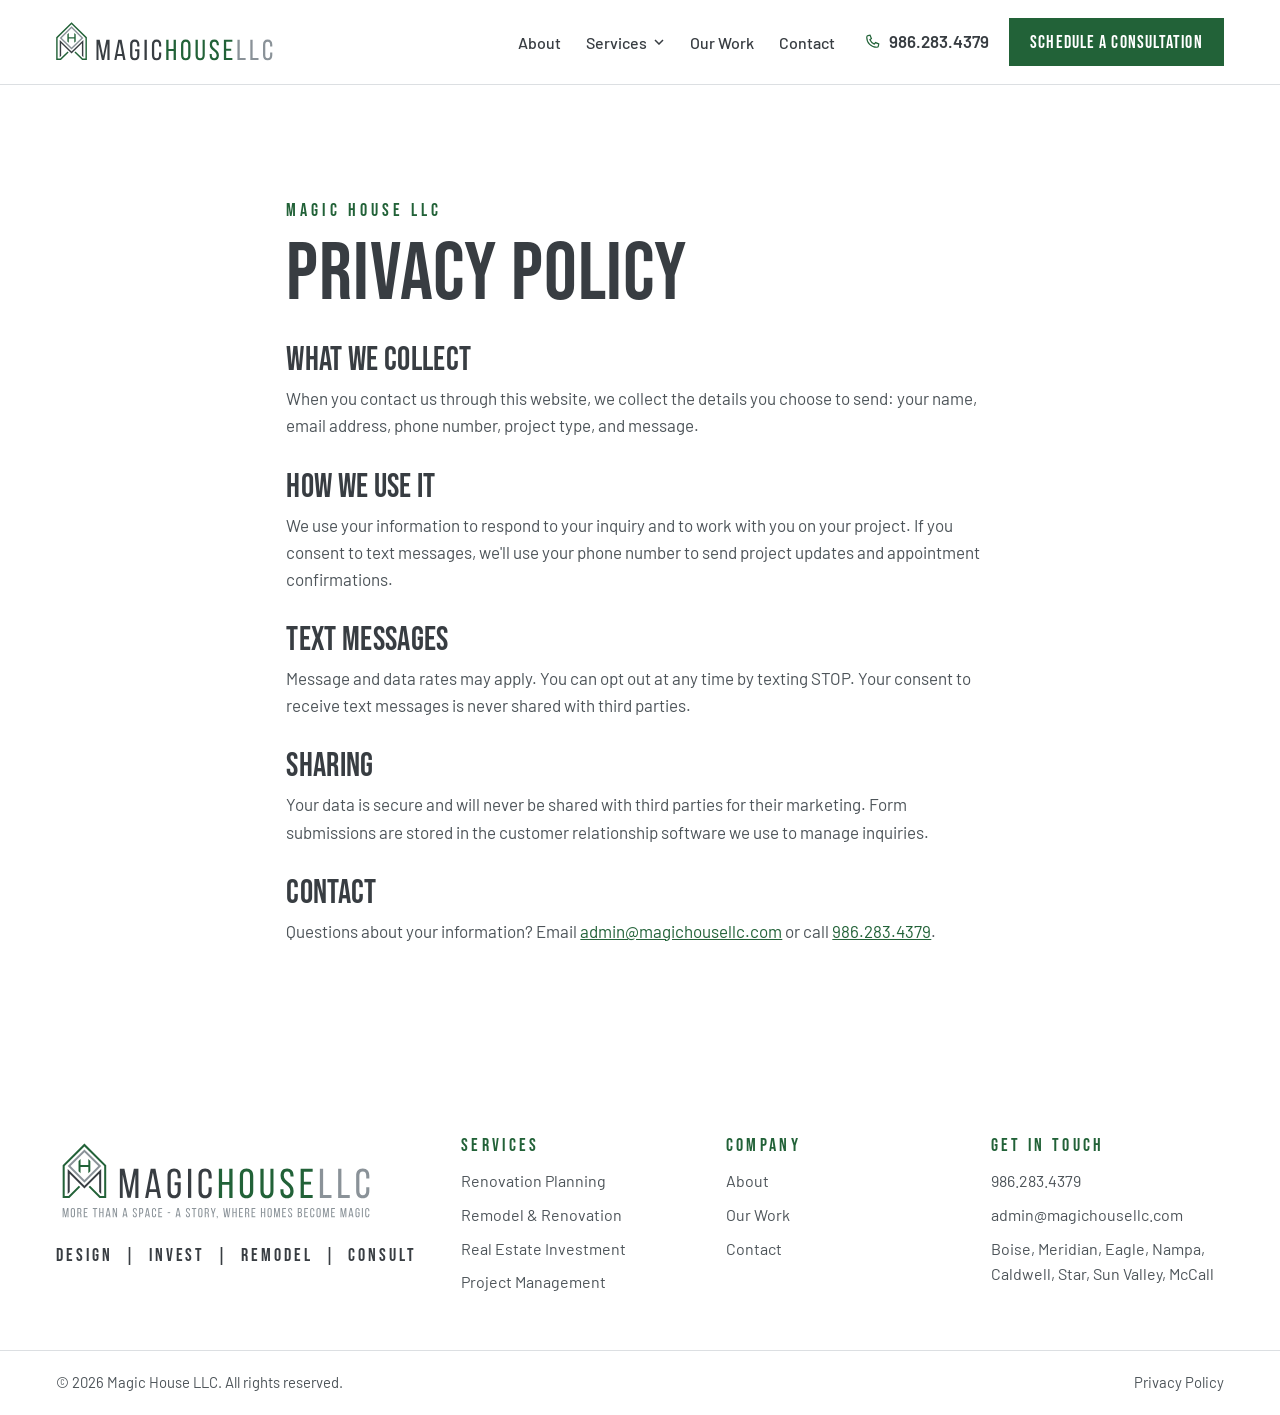
<file: privacy/index.html>
<!DOCTYPE html><html lang="en"><head><meta charSet="utf-8"/><meta http-equiv="x-ua-compatible" content="ie=edge"/><meta name="viewport" content="width=device-width, initial-scale=1, shrink-to-fit=no"/><meta name="generator" content="Gatsby 5.16.1"/><meta name="description" content="How Magic House LLC handles your information." data-gatsby-head="true"/><meta name="theme-color" content="#383D42" data-gatsby-head="true"/><meta property="og:type" content="website" data-gatsby-head="true"/><meta property="og:site_name" content="Magic House LLC" data-gatsby-head="true"/><meta property="og:title" content="Privacy Policy | Magic House LLC" data-gatsby-head="true"/><meta property="og:description" content="How Magic House LLC handles your information." data-gatsby-head="true"/><meta property="og:url" content="https://themagichousellc.com/privacy/" data-gatsby-head="true"/><meta property="og:image" content="https://themagichousellc.com/og-image.jpg" data-gatsby-head="true"/><meta name="twitter:card" content="summary_large_image" data-gatsby-head="true"/><meta name="twitter:title" content="Privacy Policy | Magic House LLC" data-gatsby-head="true"/><meta name="twitter:description" content="How Magic House LLC handles your information." data-gatsby-head="true"/><meta name="twitter:image" content="https://themagichousellc.com/og-image.jpg" data-gatsby-head="true"/><style data-href="/styles.0ccec63f8c08e8dfbed8.css" data-identity="gatsby-global-css">@font-face{font-display:swap;font-family:Bebas Neue;font-weight:400;src:url(/fonts/bebas-neue-latin-400-normal.woff2) format("woff2")}@font-face{font-display:swap;font-family:Barlow;font-weight:400;src:url(/fonts/barlow-latin-400-normal.woff2) format("woff2")}@font-face{font-display:swap;font-family:Barlow;font-weight:500;src:url(/fonts/barlow-latin-500-normal.woff2) format("woff2")}@font-face{font-display:swap;font-family:Barlow;font-weight:600;src:url(/fonts/barlow-latin-600-normal.woff2) format("woff2")}@font-face{ascent-override:165%;descent-override:61%;font-family:Bebas Fallback;line-gap-override:0%;size-adjust:57.66%;src:local("Arial"),local("Roboto")}@font-face{ascent-override:103%;descent-override:21%;font-family:Barlow Fallback;line-gap-override:0%;size-adjust:97.34%;src:local("Arial"),local("Roboto")}:root{--charcoal:#383d42;--charcoal-deep:#25292c;--green:#226238;--green-deep:#194a2a;--green-light:#8fc7a3;--steel:#8a9298;--steel-light:#c8cdd1;--mist:#f4f5f6;--line:#dcdfe2;--line-dark:hsla(0,0%,100%,.18);--text:#4d5459;--white:#fff;--display:"Bebas Neue","Bebas Fallback","Arial Narrow",sans-serif;--body:"Barlow","Barlow Fallback",system-ui,sans-serif;--wrap:1360px;--gutter:clamp(20px,4.4vw,64px);--section-y:clamp(72px,9vw,136px);--header-h:84px;--proof-h:72px;--cut:clamp(44px,6vw,96px);--ease:cubic-bezier(0.2,0.7,0.2,1)}*,:after,:before{box-sizing:border-box}html{-webkit-text-size-adjust:100%;scroll-behavior:smooth;scroll-padding-top:calc(var(--header-h) + 16px)}html.menu-open{overflow:hidden}body{-webkit-font-smoothing:antialiased;background:var(--white);color:var(--text);font-family:var(--body);font-size:1.0625rem;line-height:1.6;margin:0}img,svg,video{display:block;max-width:100%}h1,h2,h3{color:var(--charcoal);font-family:var(--display);font-weight:400;letter-spacing:.01em;margin:0}h1{font-size:clamp(3.25rem,6.4vw,6.5rem);line-height:.94}h2{font-size:clamp(2.75rem,5.2vw,5rem);line-height:.96}h3{font-size:clamp(1.6rem,2.1vw,2rem);line-height:1.05}ol,p,ul{margin:0}ol,ul{list-style:none;padding:0}a{color:var(--green)}a:focus-visible,button:focus-visible,summary:focus-visible{outline:2px solid var(--green);outline-offset:3px}.contact a:focus-visible,.hero a:focus-visible,.page-hero a:focus-visible,.section--dark a:focus-visible,.section--dark button:focus-visible{outline-color:var(--white)}.wrap{margin-inline:auto;max-width:var(--wrap);padding-inline:var(--gutter);width:100%}.skip-link{background:var(--charcoal);color:var(--white);left:16px;padding:12px 18px;position:absolute;top:-100px;z-index:100}.skip-link:focus{top:12px}.eyebrow{color:var(--green);font-family:var(--display);font-size:1.15rem;letter-spacing:.22em;line-height:1.2;margin-bottom:14px}.js [data-reveal]{opacity:0;transform:translateY(22px);transition:opacity .7s var(--ease),transform .7s var(--ease)}.js [data-reveal].is-visible{opacity:1;transform:none}.btn{--fill:var(--charcoal);--curve:22px;align-items:center;background:none;border:1px solid transparent;cursor:pointer;display:inline-flex;font-family:var(--display);font-size:1.35rem;gap:14px;isolation:isolate;justify-content:center;letter-spacing:.06em;line-height:1;min-height:60px;overflow:hidden;padding:6px 30px 4px;position:relative;text-decoration:none;transition:color .3s ease .12s,border-color .35s var(--ease),border-radius .6s cubic-bezier(.4,0,.2,1);white-space:nowrap}.btn:before,.lead-form__option:before,.reel__controls button:before{background:var(--fill);clip-path:circle(0 at 0 100%);content:"";inset:0;position:absolute;transition:clip-path .6s cubic-bezier(.4,0,.2,1);z-index:-1}.btn:focus-visible:before,.lead-form__option:focus-visible:before,.reel__controls button:focus-visible:before{clip-path:circle(150% at 0 100%)}.btn:focus-visible,.lead-form__option:focus-visible,.reel__controls button:focus-visible{border-color:var(--fill);border-top-right-radius:var(--curve)}@media (hover:hover){.btn:not(:disabled):hover:before,.lead-form__option:hover:before,.reel__controls button:hover:before{clip-path:circle(150% at 0 100%)}.btn:not(:disabled):hover,.lead-form__option:hover,.reel__controls button:hover{border-color:var(--fill);border-top-right-radius:var(--curve)}}.btn .arrow,.lead-form__option .arrow,.service-links .arrow,.text-link .arrow{flex:none;transition:transform .25s var(--ease)}.btn:hover .arrow,.lead-form__option:hover .arrow,.service-links a:hover .arrow,.text-link:hover .arrow,a:hover .text-link .arrow{transform:translateX(5px)}.btn--primary{background:var(--green);color:var(--white)}.btn--primary:disabled{cursor:progress;opacity:.7}.btn--light{--fill:var(--green);background:var(--white);color:var(--charcoal)}.btn--light .arrow{color:var(--green);transition:transform .25s var(--ease),color .3s ease .12s}.btn--light:focus-visible,.btn--light:hover{color:var(--white)}.btn--light:focus-visible .arrow,.btn--light:hover .arrow{color:var(--white)}.btn--ghost{border-color:var(--charcoal);color:var(--charcoal)}.btn--ghost:focus-visible,.btn--ghost:hover{color:var(--white)}.btn--ghost-light{--fill:var(--white);border-color:hsla(0,0%,100%,.65);color:var(--white)}.btn--ghost-light:focus-visible,.btn--ghost-light:hover{color:var(--charcoal)}.btn--small{--curve:16px;font-size:1.15rem;min-height:48px;padding-inline:20px}.btn--block{width:100%}.actions{display:flex;flex-wrap:wrap;gap:14px}.text-link{align-items:center;color:var(--green);display:inline-flex;font-family:var(--display);font-size:1.25rem;gap:12px;letter-spacing:.06em;text-decoration:none}.text-link--light{color:var(--white)}.site-header{background:var(--white);border-bottom:1px solid var(--line);position:sticky;top:0;z-index:50}.site-header__row{align-items:center;display:flex;gap:28px;height:var(--header-h)}.site-header__logo{flex:none}.site-header__logo img{height:auto;width:clamp(190px,17vw,232px)}.site-nav{align-items:center;display:flex;gap:clamp(18px,2vw,32px);margin-left:auto}.site-nav>a,.site-nav__group>button{align-items:center;background:none;border:0;color:var(--charcoal);cursor:pointer;display:inline-flex;font:500 1rem var(--body);gap:7px;height:var(--header-h);padding:0;text-decoration:none}.site-nav>a.is-current,.site-nav>a:hover,.site-nav__group:hover>button{color:var(--green)}.site-nav__group{position:relative}.site-nav__menu{background:var(--white);border:1px solid var(--line);border-top:3px solid var(--green);left:-24px;opacity:0;padding:10px 0;position:absolute;top:100%;transform:translateY(6px);transition:opacity .18s,transform .18s var(--ease),visibility .18s;visibility:hidden;width:280px}.site-nav__group:focus-within .site-nav__menu,.site-nav__group:hover .site-nav__menu{opacity:1;transform:none;visibility:visible}.site-nav__menu a{color:var(--charcoal);display:block;font-weight:500;padding:11px 24px;text-decoration:none}.site-nav__menu a:hover{background:var(--mist);color:var(--green)}.site-header__actions{align-items:center;display:flex;gap:20px}.site-header__phone{align-items:center;color:var(--charcoal);display:inline-flex;font-weight:600;gap:8px;text-decoration:none;white-space:nowrap}.site-header__phone svg{color:var(--green)}.site-header__toggle{background:none;border:1px solid var(--line);cursor:pointer;display:none;height:48px;padding:0;position:relative;width:48px}.site-header__toggle span{background:var(--charcoal);height:2px;left:13px;position:absolute;transition:transform .2s var(--ease),top .2s var(--ease);width:20px}.site-header__toggle span:first-child{top:19px}.site-header__toggle span:last-child{top:26px}.site-header__toggle[aria-expanded=true] span:first-child{top:23px;transform:rotate(45deg)}.site-header__toggle[aria-expanded=true] span:last-child{top:23px;transform:rotate(-45deg)}.mobile-menu{display:none}.hero{align-items:flex-end;background:var(--charcoal-deep);display:flex;isolation:isolate;min-height:calc(100svh - var(--header-h) - var(--proof-h));overflow:hidden;position:relative}.hero .hero__image{inset:0;position:absolute;z-index:-2}.hero__shade{background:linear-gradient(90deg,rgba(37,41,44,.76),rgba(37,41,44,.62) 40%,rgba(37,41,44,.26) 56%,rgba(37,41,44,0) 70%),linear-gradient(0deg,rgba(37,41,44,.62),rgba(37,41,44,0) 46%);inset:0;position:absolute;z-index:-1}.hero__content{padding-block:clamp(48px,7vh,88px)}.hero .eyebrow,.hero h1{color:var(--white)}.hero h1{font-size:clamp(4.1rem,9vw,9rem);line-height:.88}.hero h1 span{display:block}.hero__lead{color:var(--white);font-size:clamp(1.1rem,1.5vw,1.3rem);line-height:1.5;margin:22px 0 32px;max-width:600px}.video-loop{background:var(--charcoal);height:100%;overflow:hidden;position:relative;width:100%}.video-loop img,.video-loop video{height:100%;inset:0;object-fit:cover;position:absolute;width:100%}.video-loop video{opacity:0;transition:opacity .8s}.video-loop.is-playing video{opacity:1}.proof{background:var(--green);display:grid;grid-template-columns:repeat(4,1fr)}.proof li{align-items:center;border-left:1px solid hsla(0,0%,100%,.22);color:var(--white);display:flex;font-family:var(--display);font-size:clamp(1.1rem,1.55vw,1.45rem);justify-content:center;letter-spacing:.08em;line-height:1.1;min-height:var(--proof-h);padding:8px 16px 6px;text-align:center}.proof li:first-child{border-left:0}.section{padding-block:var(--section-y)}.section--tight{padding-block:clamp(48px,5vw,72px) var(--section-y)}.section--mist{background:var(--mist)}.section--dark{background:var(--charcoal);color:var(--steel-light)}.section--dark h2,.section--dark h3{color:var(--white)}.section--dark .eyebrow{color:var(--green-light)}.section-head{margin-bottom:clamp(36px,4.5vw,64px);max-width:820px}.section-head__intro{font-size:1.2rem;line-height:1.5;margin-top:18px}.gap__grid{align-items:center;display:grid;gap:clamp(40px,6vw,96px);grid-template-columns:minmax(0,.92fr) minmax(0,1.08fr)}.gap__title span{display:block}.gap__text{font-size:1.15rem;margin-top:20px}.gap__text strong{color:var(--charcoal);font-weight:600}.gap__compare{display:grid;grid-template-columns:1fr 1.12fr}.gap__label{font-family:var(--display);font-size:1.1rem;letter-spacing:.18em;margin-bottom:18px}.gap__old{background:var(--mist);border:1px solid var(--line);border-right:0;padding:clamp(24px,3vw,40px)}.gap__old li{border-bottom:1px solid var(--line);color:var(--text);font-weight:500;padding:11px 0;text-decoration:line-through;text-decoration-color:var(--steel)}.gap__note{font-size:.98rem;line-height:1.4;margin-top:16px}.gap__new{background:var(--green);clip-path:polygon(0 0,calc(100% - var(--cut)) 0,100% var(--cut),100% 100%,0 100%);color:var(--white);display:flex;flex-direction:column;padding:clamp(24px,3vw,40px)}.gap__big{font-family:var(--display);font-size:clamp(2.9rem,4.6vw,4.5rem);line-height:.98;margin-bottom:auto;padding-bottom:28px}.service-tiles{display:grid;gap:clamp(16px,2vw,28px);grid-template-columns:repeat(12,1fr)}.service-tile{background:var(--white);color:inherit;display:flex;flex-direction:column;grid-column:span 5;position:relative;text-decoration:none}.service-tile:first-child,.service-tile:nth-child(4){grid-column:span 7}.service-tile__image{height:clamp(240px,26vw,370px);overflow:hidden}.service-tile__image .gatsby-image-wrapper{height:100%;transition:transform .7s var(--ease)}.service-tile:hover .service-tile__image .gatsby-image-wrapper{transform:scale(1.04)}.service-tile__body{align-items:flex-start;border-bottom:3px solid var(--green);display:flex;flex:1 1;flex-direction:column;padding:clamp(22px,2.4vw,34px);position:relative}.service-tile__number{color:var(--steel);font-family:var(--display);font-size:1.5rem;letter-spacing:.06em;position:absolute;right:clamp(22px,2.4vw,34px);top:clamp(16px,2vw,26px)}.service-tile h3{font-size:clamp(2rem,2.8vw,2.75rem);padding-right:48px}.service-tile p{margin:10px 0 18px}.service-tile .text-link{margin-top:auto}.work__head{align-items:flex-end;display:flex;gap:32px;justify-content:space-between;margin-bottom:clamp(32px,4vw,56px)}.work__head>p{font-size:1.15rem;line-height:1.5;max-width:440px}.work{overflow:hidden}.reel{--reel-gap:clamp(14px,2vw,28px);touch-action:pan-y}.reel__stage{display:grid;justify-items:center}.reel__slide{grid-area:1/1;opacity:.42;position:relative;transform:translateX(calc(var(--position)*(100% + var(--reel-gap)))) scale(.9);transform-origin:50% 36%;transition:transform .6s var(--ease),opacity .6s var(--ease);width:calc(33.33333% - var(--reel-gap)*2/3)}.reel__slide.is-active{opacity:1;transform:none;z-index:1}.reel__slide.is-away{opacity:0;transition:none;visibility:hidden}.reel__pick{background:none;border:0;cursor:pointer;inset:0;padding:0;position:absolute}.reel__pick:focus-visible{outline:2px solid var(--white);outline-offset:3px}.reel__slide:not(.is-active):hover{opacity:.7}.reel__slide:not(.is-active) figcaption{opacity:0}.reel__controls{align-items:center;display:flex;gap:20px;justify-content:center;margin-top:clamp(20px,2.4vw,32px)}.reel__controls button{--fill:var(--white);--curve:16px;background:none;border:1px solid var(--line-dark);color:var(--white);cursor:pointer;display:grid;height:56px;isolation:isolate;overflow:hidden;padding:0;place-items:center;position:relative;transition:color .3s ease .12s,border-color .35s var(--ease),border-radius .6s cubic-bezier(.4,0,.2,1);width:56px}.reel__controls button:focus-visible,.reel__controls button:hover{color:var(--charcoal)}.reel__controls button:focus-visible{outline-color:var(--white)}.reel__prev .arrow{transform:rotate(180deg)}.reel__controls p{color:var(--white);font-family:var(--display);font-size:1.15rem;letter-spacing:.14em;min-width:150px;padding-top:3px;text-align:center}.work figure{margin:0}.work .video-loop{aspect-ratio:3/4;pointer-events:none}.work figcaption{display:grid;gap:3px;line-height:1.35;padding-top:16px;text-align:center;transition:opacity .4s}.work figcaption strong{color:var(--white);font-family:var(--display);font-size:1.65rem;font-weight:400;letter-spacing:.03em;line-height:1.05}.work__place{color:var(--green-light);font-family:var(--display);font-size:1rem;letter-spacing:.18em;margin-top:6px}.line-grid{border-left:1px solid var(--line);border-top:1px solid var(--line);display:grid}.line-grid--2{grid-template-columns:repeat(2,1fr)}.line-grid--3{grid-template-columns:repeat(3,1fr)}.line-grid--4{grid-template-columns:repeat(4,1fr)}.line-grid li{border-bottom:1px solid var(--line);border-right:1px solid var(--line);padding:clamp(24px,2.8vw,40px)}.line-grid h3{margin-bottom:10px}.line-grid__number{color:var(--green);display:block;font-family:var(--display);font-size:clamp(3rem,4.4vw,4.25rem);line-height:1;margin-bottom:18px}.section--dark .line-grid,.section--dark .line-grid li{border-color:var(--line-dark)}.section--dark .line-grid__number{color:var(--green-light)}.split{display:grid;gap:clamp(40px,7vw,112px);grid-template-columns:minmax(0,1fr) minmax(0,1fr)}.split__copy p:not(.eyebrow){font-size:1.15rem;margin-top:18px}.split__list{align-self:start;background:var(--mist);clip-path:polygon(0 0,calc(100% - var(--cut)) 0,100% var(--cut),100% 100%,0 100%);padding:clamp(26px,3vw,44px)}.split__list h3{margin-bottom:14px}.check-list li{border-top:1px solid var(--line);color:var(--charcoal);font-weight:500;line-height:1.4;padding:13px 0 13px 28px;position:relative}.check-list li:before{background:var(--green);content:"";height:9px;left:3px;position:absolute;top:19px;transform:rotate(45deg);width:9px}.page-hero{background:var(--charcoal);color:var(--steel-light);display:grid;grid-template-columns:minmax(0,1fr) minmax(0,1fr);min-height:min(680px,calc(100svh - var(--header-h)))}.page-hero__copy{align-items:flex-start;display:flex;flex-direction:column;justify-content:center;padding:clamp(40px,5vw,72px) clamp(28px,4vw,64px) clamp(40px,5vw,72px) max(var(--gutter),calc((100vw - var(--wrap))/2 + var(--gutter)))}.page-hero h1,.page-hero__lead{color:var(--white)}.page-hero__lead{font-size:clamp(1.1rem,1.35vw,1.25rem);line-height:1.5;margin:20px 0 30px;max-width:560px}.page-hero__image{clip-path:polygon(var(--cut) 0,100% 0,100% 100%,0 100%,0 var(--cut));overflow:hidden;position:relative}.page-hero__image .gatsby-image-wrapper{inset:0;position:absolute}.crumbs{font-size:.95rem;margin-bottom:22px}.crumbs ol{display:flex;flex-wrap:wrap;gap:6px 10px}.crumbs li+li:before{color:var(--steel);content:"/";margin-right:10px}.crumbs a,.crumbs span{color:var(--steel-light);text-decoration:none}.crumbs a:hover{color:var(--white)}.story{display:grid;gap:clamp(32px,6vw,96px);grid-template-columns:minmax(0,.8fr) minmax(0,1.2fr)}.story__head{align-self:start;position:sticky;top:calc(var(--header-h) + 32px)}.story__body{display:grid;font-size:1.15rem;gap:20px}.story__opening{color:var(--charcoal);font-size:clamp(1.35rem,1.9vw,1.6rem);line-height:1.4}.story__turn{border-left:3px solid var(--green);color:var(--charcoal);font-family:var(--display);font-size:clamp(2.4rem,4vw,3.5rem);line-height:1;margin-block:10px;padding:14px 0 10px 24px}.story__sign{border-top:1px solid var(--line);font-size:1rem;padding-top:20px}.story__sign strong{color:var(--charcoal);font-weight:600}.pair{display:grid;gap:clamp(24px,4vw,56px);grid-template-columns:repeat(2,1fr)}.pair__image{clip-path:polygon(0 0,calc(100% - var(--cut)) 0,100% var(--cut),100% 100%,0 100%);height:clamp(240px,28vw,400px);margin-bottom:24px;overflow:hidden}.pair__image .gatsby-image-wrapper{height:100%}.pair h3{font-size:clamp(2rem,2.8vw,2.75rem);margin-bottom:8px}.service-links{border-top:1px solid var(--line);display:grid}.service-links a{align-items:center;border-bottom:1px solid var(--line);color:var(--charcoal);display:flex;font-family:var(--display);font-size:clamp(2rem,3.6vw,3.25rem);gap:20px;justify-content:space-between;line-height:1;padding:18px 0 14px;text-decoration:none;transition:color .2s,padding-left .25s var(--ease)}.service-links a:hover{color:var(--green);padding-left:12px}.area,.band,.family{display:grid;grid-template-columns:repeat(2,1fr)}.family{background:var(--green)}.family,.family .eyebrow,.family h2{color:var(--white)}.area__image,.band__image,.family__image{min-height:clamp(320px,38vw,560px);position:relative}.area__image .gatsby-image-wrapper,.band__image .gatsby-image-wrapper,.family__image .gatsby-image-wrapper{inset:0;position:absolute}.area__copy,.band__copy,.family__copy{align-self:center;max-width:660px;padding:clamp(40px,6vw,88px) var(--gutter)}.family__copy p:not(.eyebrow){font-size:1.15rem;margin-block:18px 24px}.area{background:var(--mist)}.area__copy>p:not(.eyebrow),.band__copy>p:not(.eyebrow){font-size:1.15rem;margin-top:16px}.area__copy ul{border-top:1px solid var(--line);display:grid;gap:0 24px;grid-template-columns:repeat(2,1fr);margin-top:20px}.area__copy li{border-bottom:1px solid var(--line);color:var(--charcoal);font-family:var(--display);font-size:1.5rem;letter-spacing:.04em;padding:11px 0 8px}.band{background:var(--mist)}.band--reverse .band__image{order:2}.scope{display:grid;gap:clamp(28px,3vw,44px) clamp(16px,2vw,28px);grid-template-columns:repeat(3,1fr)}.scope .gatsby-image-wrapper,.scope__real{aspect-ratio:3/2;height:auto;margin-bottom:16px;object-fit:cover;object-position:50% 60%;width:100%}.scope h3{margin-bottom:6px}.faq{display:grid;gap:clamp(24px,5vw,80px);grid-template-columns:minmax(0,.7fr) minmax(0,1.3fr)}.faq .section-head{align-self:start;margin-bottom:0;position:sticky;top:calc(var(--header-h) + 32px)}.faq__list{border-top:1px solid var(--line)}.faq details{border-bottom:1px solid var(--line)}.faq summary{color:var(--charcoal);cursor:pointer;font-family:var(--display);font-size:clamp(1.5rem,2vw,1.85rem);letter-spacing:.02em;line-height:1.1;list-style:none;padding:20px 44px 18px 0;position:relative}.faq summary::-webkit-details-marker{display:none}.faq summary:after{border-bottom:2px solid var(--green);border-right:2px solid var(--green);content:"";height:11px;position:absolute;right:8px;top:26px;transform:rotate(45deg);transition:transform .2s var(--ease);width:11px}.faq details[open] summary:after{top:31px;transform:rotate(225deg)}.faq details p{max-width:680px;padding-bottom:22px}.contact{background:var(--charcoal);color:var(--steel-light);overflow:hidden;padding-block:clamp(96px,11vw,168px) var(--section-y);position:relative;scroll-margin-top:var(--header-h)}.contact:before{aspect-ratio:214/254;background:url(/mark-white.svg) 50%/contain no-repeat;bottom:-14%;content:"";opacity:.035;pointer-events:none;position:absolute;right:-4%;width:min(640px,60vw)}.contact__roof{height:clamp(40px,7vw,104px);left:0;position:absolute;top:-1px;width:100%}.contact__roof-sky{fill:var(--mist)}.contact__roof-line{fill:none;stroke:var(--green);stroke-width:3;vector-effect:non-scaling-stroke}.contact__grid{align-items:start;display:grid;gap:0 clamp(40px,6vw,96px);grid-template-columns:minmax(0,1fr) minmax(0,.9fr);grid-template-rows:auto 1fr;position:relative}.contact__grid .lead-form{grid-column:2;grid-row:1/span 2}.contact__copy h1,.contact__copy h2{color:var(--white)}.contact__copy .eyebrow{color:var(--green-light)}.contact__body{font-size:1.2rem;line-height:1.5;margin-top:18px}.contact__promise{color:var(--white);font-family:var(--display);font-size:clamp(1.7rem,2.4vw,2.2rem);letter-spacing:.03em;line-height:1.1;margin-top:16px}.contact-details{border-top:1px solid var(--line-dark);grid-column:1;margin:30px 0 0}.contact-details>div{border-bottom:1px solid var(--line-dark);display:grid;gap:12px;grid-template-columns:130px 1fr;padding:13px 0}.contact-details dt{color:var(--green-light);font-family:var(--display);font-size:1.15rem;letter-spacing:.12em}.contact-details dd{color:var(--white);margin:0}.contact-details dd span{display:block}.contact-details a{color:var(--white);font-weight:500;overflow-wrap:anywhere;text-decoration-color:var(--steel);text-underline-offset:3px}.contact--page{padding-block:clamp(48px,6vw,88px)}.contact--page .crumbs{margin-bottom:18px}.lead-form{background:var(--white);clip-path:polygon(0 0,calc(100% - var(--cut)) 0,100% var(--cut),100% 100%,0 100%);color:var(--text);padding:clamp(24px,3vw,44px)}.lead-form__title{font-size:clamp(2.1rem,3vw,2.75rem);margin-bottom:18px;padding-right:var(--cut)}.lead-form__step{color:var(--green);font-family:var(--display);font-size:1.05rem;letter-spacing:.18em;margin-bottom:8px}.lead-form__options{display:grid;gap:10px}.lead-form__option{--fill:var(--green);--curve:22px;align-items:center;background:var(--white);border:1px solid var(--line);color:var(--charcoal);cursor:pointer;display:flex;font-family:var(--display);font-size:1.5rem;gap:16px;isolation:isolate;justify-content:space-between;letter-spacing:.04em;line-height:1;min-height:64px;overflow:hidden;padding:6px 20px 4px;position:relative;text-align:left;transition:color .3s ease .12s,border-color .35s var(--ease),border-radius .6s cubic-bezier(.4,0,.2,1)}.lead-form__option .arrow{color:var(--green);transition:transform .25s var(--ease),color .3s ease .12s}.lead-form__option:focus-visible,.lead-form__option:hover{color:var(--white)}.lead-form__option:focus-visible .arrow,.lead-form__option:hover .arrow{color:var(--white)}.lead-form__chosen{align-items:center;background:var(--mist);border-left:3px solid var(--green);color:var(--charcoal);display:flex;font-weight:600;gap:12px;justify-content:space-between;margin-bottom:16px;padding:10px 14px}.lead-form__chosen button{background:none;border:0;color:var(--green);cursor:pointer;font:500 .95rem var(--body);padding:4px;text-decoration:underline}.lead-form__fields{display:grid;gap:14px;grid-template-columns:repeat(2,1fr)}.field{display:grid;gap:5px;min-width:0}.field--wide,.field:first-child{grid-column:1/-1}.field span{color:var(--charcoal);display:flex;font-size:.95rem;font-weight:600;gap:8px;justify-content:space-between}.field em{color:#6a7177;font-style:normal;font-weight:400}.field input,.field textarea{background:var(--white);border:1px solid var(--steel);border-radius:0;color:var(--charcoal);font:400 1rem var(--body);min-height:50px;padding:11px 13px;transition:border-color .15s,box-shadow .15s;width:100%}.field textarea{resize:vertical}.field input:focus,.field textarea:focus{border-color:var(--green);box-shadow:0 0 0 1px var(--green);outline:0}.lead-form__consent{cursor:pointer;display:grid;font-size:.92rem;gap:10px;grid-template-columns:22px 1fr;line-height:1.4;margin-block:16px}.lead-form__consent input{accent-color:var(--green);height:20px;margin:1px 0 0;width:20px}.lead-form__note{font-size:.88rem;line-height:1.4;margin-top:14px}.lead-form__error{background:#fbeeed;border-left:3px solid #b3261e;color:#7a1a14;margin-top:12px;padding:10px 14px}.lead-form__error a{color:inherit;font-weight:600}.lead-form__trap{left:-9999px;position:absolute}.lead-form--done p{margin-top:8px}.lead-form--done a{font-weight:600}.prose{max-width:820px}.prose h1{margin-bottom:24px}.prose h2{font-size:clamp(1.8rem,2.6vw,2.25rem);margin:32px 0 8px}.prose .actions{margin-top:28px}.site-footer{background:var(--white);font-size:1rem;padding-top:clamp(48px,6vw,80px)}.site-footer__grid{display:grid;gap:32px;grid-template-columns:minmax(0,1.6fr) repeat(3,minmax(0,1fr))}.site-footer__brand img{height:auto;width:min(320px,100%)}.site-footer__brand p{color:var(--charcoal);font-family:var(--display);font-size:1.15rem;letter-spacing:.16em;margin-top:16px;white-space:pre-wrap}.site-footer h2{color:var(--green);font-size:1.15rem;letter-spacing:.18em;margin-bottom:10px}.site-footer li{padding:4px 0}.site-footer a{color:var(--text);overflow-wrap:anywhere;text-decoration:none}.site-footer a:hover{color:var(--green);text-decoration:underline}.site-footer__legal{border-top:1px solid var(--line);display:flex;flex-wrap:wrap;font-size:.93rem;gap:8px 24px;justify-content:space-between;margin-top:clamp(32px,4vw,56px);padding-block:20px}.mobile-bar{display:none}@media (max-width:1240px){.site-header__phone{display:none}}@media (max-width:1040px){:root{--header-h:72px}.site-header__actions .btn,.site-nav{display:none}.site-header__actions{margin-left:auto}.mobile-menu,.site-header__toggle{display:block}.mobile-menu{background:var(--white);inset:var(--header-h) 0 0;opacity:0;overflow-y:auto;padding:12px var(--gutter) 96px;position:fixed;transition:opacity .2s,visibility .2s;visibility:hidden}.mobile-menu.is-open{opacity:1;visibility:visible}.mobile-menu a{border-bottom:1px solid var(--line);color:var(--charcoal);display:block;font-family:var(--display);font-size:2rem;line-height:1.1;padding:14px 0 10px;text-decoration:none}.mobile-menu .mobile-menu__sub{font-size:1.5rem;padding-left:16px}.mobile-menu__label{color:var(--green);font-family:var(--display);font-size:1.1rem;letter-spacing:.18em;padding-top:20px}.contact__grid,.faq,.gap__grid,.split,.story{grid-template-columns:minmax(0,1fr)}.contact__grid .lead-form{grid-column:1;grid-row:auto;margin-top:28px}.faq .section-head,.story__head{position:static}.page-hero{grid-template-columns:minmax(0,1fr);min-height:0}.page-hero__copy{padding:44px var(--gutter)}.page-hero__image{height:56vw;min-height:260px}.line-grid--4,.scope{grid-template-columns:repeat(2,1fr)}.site-footer__grid{grid-template-columns:repeat(3,minmax(0,1fr))}.site-footer__brand{grid-column:1/-1}}@media (max-width:899px){.hero .hero__image img{object-position:74% 50%}.hero__shade{background:linear-gradient(0deg,rgba(37,41,44,.86),rgba(37,41,44,.72) 54%,rgba(37,41,44,.3) 70%,rgba(37,41,44,0) 86%)}}@media (max-width:760px){body{padding-bottom:64px}.mobile-bar{background:var(--charcoal);display:grid;grid-template-columns:1fr 1fr;inset:auto 0 0;padding-bottom:env(safe-area-inset-bottom);position:fixed;z-index:40}.mobile-bar a{align-items:center;color:var(--white);display:flex;font-family:var(--display);font-size:1.4rem;gap:10px;justify-content:center;letter-spacing:.06em;min-height:64px;padding-top:3px;text-decoration:none}.mobile-bar a:last-child{background:var(--green)}.proof{grid-template-columns:repeat(2,1fr)}.proof li{border-top:1px solid hsla(0,0%,100%,.22);min-height:64px}.proof li:nth-child(odd){border-left:0}.proof li:nth-child(-n+2){border-top:0}.hero{min-height:calc(100svh - var(--header-h) - 64px)}.hero .eyebrow{font-size:1rem;letter-spacing:.1em}.actions .btn{width:100%}.gap__compare{grid-template-columns:minmax(0,1fr)}.gap__old{border-bottom:0;border-right:1px solid var(--line)}.service-tile,.service-tile:first-child,.service-tile:nth-child(4){grid-column:1/-1}.work__head{display:block}.reel__slide{width:72%}.work__head>p{margin-top:12px}.area,.band,.family,.line-grid--2,.line-grid--3,.line-grid--4{grid-template-columns:minmax(0,1fr)}.area__image,.band__image,.family__image{min-height:62vw}.band--reverse .band__image{order:0}.lead-form__fields,.pair,.scope{grid-template-columns:minmax(0,1fr)}.contact-details>div{grid-template-columns:84px 1fr}.contact-details dd{font-size:.97rem}.site-footer__grid{grid-template-columns:repeat(2,minmax(0,1fr))}.site-footer__grid>:last-child{grid-column:1/-1}.site-footer__brand p{font-size:1rem;letter-spacing:.08em}}@media (prefers-reduced-motion:reduce){html{scroll-behavior:auto}*,:after,:before{transition-duration:.01ms!important}.js [data-reveal]{opacity:1;transform:none}}</style><style>.gatsby-image-wrapper{position:relative;overflow:hidden}.gatsby-image-wrapper picture.object-fit-polyfill{position:static!important}.gatsby-image-wrapper img{bottom:0;height:100%;left:0;margin:0;max-width:none;padding:0;position:absolute;right:0;top:0;width:100%;object-fit:cover}.gatsby-image-wrapper [data-main-image]{opacity:0;transform:translateZ(0);transition:opacity .25s linear;will-change:opacity}.gatsby-image-wrapper-constrained{display:inline-block;vertical-align:top}</style><noscript><style>.gatsby-image-wrapper noscript [data-main-image]{opacity:1!important}.gatsby-image-wrapper [data-placeholder-image]{opacity:0!important}</style></noscript><script type="module">const e="undefined"!=typeof HTMLImageElement&&"loading"in HTMLImageElement.prototype;e&&document.body.addEventListener("load",(function(e){const t=e.target;if(void 0===t.dataset.mainImage)return;if(void 0===t.dataset.gatsbyImageSsr)return;let a=null,n=t;for(;null===a&&n;)void 0!==n.parentNode.dataset.gatsbyImageWrapper&&(a=n.parentNode),n=n.parentNode;const o=a.querySelector("[data-placeholder-image]"),r=new Image;r.src=t.currentSrc,r.decode().catch((()=>{})).then((()=>{t.style.opacity=1,o&&(o.style.opacity=0,o.style.transition="opacity 500ms linear")}))}),!0);</script><script>
var root = document.documentElement;
root.classList.add("js");
try {
  if (sessionStorage.getItem("mh-intro")) root.classList.add("intro-seen");
  else sessionStorage.setItem("mh-intro", "1");
} catch (error) {}
</script><link rel="preload" as="font" type="font/woff2" href="/fonts/bebas-neue-latin-400-normal.woff2" crossorigin="anonymous"/><link rel="preload" as="font" type="font/woff2" href="/fonts/barlow-latin-400-normal.woff2" crossorigin="anonymous"/><title data-gatsby-head="true">Privacy Policy | Magic House LLC</title><link rel="canonical" href="https://themagichousellc.com/privacy/" data-gatsby-head="true"/><link rel="icon" href="/favicon.svg" type="image/svg+xml" data-gatsby-head="true"/><link rel="icon" href="/favicon-32.png" sizes="32x32" type="image/png" data-gatsby-head="true"/><link rel="apple-touch-icon" href="/apple-touch-icon.png" data-gatsby-head="true"/><script type="application/ld+json" data-gatsby-head="true">{"@context":"https://schema.org","@type":"HomeAndConstructionBusiness","@id":"https://themagichousellc.com/#business","name":"Magic House LLC","slogan":"More than a space - a story, where homes become magic","description":"Family-owned design, investment, remodel, and consulting company in the Treasure Valley, Idaho.","url":"https://themagichousellc.com/","logo":"https://themagichousellc.com/logo.svg","image":"https://themagichousellc.com/og-image.jpg","telephone":"+1-986-283-4379","email":"admin@magichousellc.com","founder":{"@type":"Person","name":"Sajra Ibrahimagic"},"address":{"@type":"PostalAddress","addressRegion":"ID","addressCountry":"US"},"areaServed":[{"@type":"City","name":"Boise, ID"},{"@type":"City","name":"Meridian, ID"},{"@type":"City","name":"Eagle, ID"},{"@type":"City","name":"Nampa, ID"},{"@type":"City","name":"Caldwell, ID"},{"@type":"City","name":"Star, ID"},{"@type":"City","name":"Sun Valley, ID"},{"@type":"City","name":"McCall, ID"}],"openingHoursSpecification":{"@type":"OpeningHoursSpecification","dayOfWeek":["Monday","Tuesday","Wednesday","Thursday","Friday"],"opens":"08:00","closes":"19:00"}}</script></head><body><div class="intro" aria-hidden="true"><style>
.intro {
  position: fixed;
  inset: 0;
  z-index: 200;
  display: grid;
  place-items: center;
  overflow: hidden;
  pointer-events: none;
  animation: intro-gone 0.01s linear 2.62s forwards;
}
.intro-seen .intro {
  display: none;
}
.intro__door {
  position: absolute;
  top: 0;
  bottom: 0;
  width: calc(50% + 1px);
  background: #fff;
  animation: 0.62s cubic-bezier(0.7, 0, 0.2, 1) 2s forwards;
}
.intro__door--left {
  left: 0;
  animation-name: intro-door-left;
}
.intro__door--right {
  right: 0;
  animation-name: intro-door-right;
}
.intro__logo {
  position: relative;
  width: min(600px, 82vw);
  animation: intro-logo-out 0.28s ease-in 1.95s forwards;
}
.intro__logo svg {
  display: block;
  width: 100%;
  height: auto;
  overflow: visible;
}
.intro__logo p {
  margin: 3.2% 0 0;
  color: #8a9298;
  font-family: "Bebas Neue", "Arial Narrow", sans-serif;
  font-size: clamp(0.62rem, 2.5vw, 1.02rem);
  letter-spacing: 0.17em;
  line-height: 1;
  text-align: center;
  white-space: nowrap;
  animation: intro-fade 0.3s ease-out 1.4s both;
}
.intro__mark {
  animation: intro-mark 0.45s cubic-bezier(0.6, 0, 0.2, 1) 0.9s both;
}
.intro__roof {
  animation: intro-roof 0.5s cubic-bezier(0.2, 0.7, 0.2, 1) 0.05s both;
}
.intro__m {
  animation: intro-m 0.5s cubic-bezier(0.2, 0.7, 0.2, 1) 0.05s both;
}
.intro__diamond {
  transform-box: fill-box;
  transform-origin: center;
  animation: intro-diamond 0.45s cubic-bezier(0.2, 0.7, 0.2, 1) 0.4s both;
}
.intro__h {
  animation: intro-fade 0.2s ease-out 0.7s both;
}
.intro__letter {
  animation: intro-letter 0.35s cubic-bezier(0.2, 0.7, 0.2, 1) both;
}
@keyframes intro-roof {
  from { opacity: 0; transform: translateY(-300px); }
}
@keyframes intro-m {
  from { opacity: 0; transform: translateY(300px); }
}
@keyframes intro-diamond {
  from { transform: rotate(-180deg) scale(0); }
}
@keyframes intro-mark {
  from { transform: translateX(498px); }
}
@keyframes intro-letter {
  from { opacity: 0; transform: translateY(46px); }
}
@keyframes intro-fade {
  from { opacity: 0; }
}
@keyframes intro-logo-out {
  to { opacity: 0; }
}
@keyframes intro-door-left {
  to { transform: translateX(-101%); }
}
@keyframes intro-door-right {
  to { transform: translateX(101%); }
}
/* Both ends, because a lone "to" leaves visibility stuck on visible once it finishes. */
@keyframes intro-gone {
  from, to { visibility: hidden; }
}
@media (prefers-reduced-motion: reduce) {
  .intro {
    display: none;
  }
}
</style><div class="intro__door intro__door--left"></div><div class="intro__door intro__door--right"></div><div class="intro__logo"><svg viewBox="24 18 1160 228"><g class="intro__mark"><polygon class="intro__roof" fill="#226238" points="106.63 24.95 25 106.59 25 229.77 50.19 229.77 91.01 188.95 85.65 183.6 47.05 222.2 32.57 222.2 32.57 109.72 106.63 35.66 180.7 109.72 180.7 222.2 166.22 222.2 127.62 183.6 122.26 188.95 163.08 229.77 188.27 229.77 188.27 106.59 106.63 24.95"></polygon><polygon class="intro__m" fill="#383d42" points="106.63 183.78 43.82 120.97 43.82 214.63 43.92 214.63 51.39 207.16 51.39 138.63 106.63 193.88 161.88 138.63 161.88 207.16 169.35 214.63 169.45 214.63 169.45 120.97 106.63 183.78"></polygon><path class="intro__diamond" fill="#8a9298" d="m106.63,46.89l-62.82,62.82,62.82,62.82,62.82-62.82-62.82-62.82Zm-52.2,62.82l52.2-52.21,52.2,52.21-52.2,52.2-52.2-52.2Z"></path><polygon class="intro__h" fill="#226238" points="121.26 82.74 121.26 105.96 92.01 105.96 92.01 82.74 84.51 90.24 84.51 129.17 92.01 136.68 92.01 113.46 121.26 113.46 121.26 136.68 128.76 129.17 128.76 90.24 121.26 82.74"></polygon></g><path class="intro__letter" fill="#383d42" d="m280.06,229.6h-11.75l-18.18-87.3v87.46h-10.66v-109.72h17.08l18.03,87.62,17.4-87.62h17.09v109.72h-11.6v-88.24l-17.4,88.08Z" style="animation-delay:1.31s"></path><path class="intro__letter" fill="#383d42" d="m349.7,207.65l-4.23,22.1h-11.29l21-109.72h17.71l21,109.72h-12.22l-4.23-22.1h-27.74Zm1.56-10.5h24.45l-12.38-63.32-12.07,63.32Z" style="animation-delay:1.2799999999999998s"></path><path class="intro__letter" fill="#383d42" d="m467.61,146.53v9.4h-11.59v-10.03c0-9.87-3.92-15.83-12.86-15.83s-12.85,5.96-12.85,15.83v57.99c0,9.88,4.07,15.83,12.85,15.83s12.86-5.95,12.86-15.83v-21.94h-11.29v-10.97h22.88v32.28c0,16.62-7.83,27.59-24.76,27.59s-24.61-10.97-24.61-27.59v-56.73c0-16.62,7.84-27.59,24.61-27.59s24.76,10.97,24.76,27.59Z" style="animation-delay:1.25s"></path><path class="intro__letter" fill="#383d42" d="m507.14,120.04v109.72h-12.23v-109.72h12.23Z" style="animation-delay:1.22s"></path><path class="intro__letter" fill="#383d42" d="m583.81,146.53v9.87h-11.6v-10.5c0-9.87-3.92-15.83-12.85-15.83s-12.86,5.96-12.86,15.83v57.99c0,9.88,4.08,15.83,12.86,15.83s12.85-5.95,12.85-15.83v-14.26h11.6v13.63c0,16.62-7.84,27.59-24.77,27.59s-24.61-10.97-24.61-27.59v-56.73c0-16.62,7.84-27.59,24.61-27.59s24.77,10.97,24.77,27.59Z" style="animation-delay:1.19s"></path><path class="intro__letter" fill="#226238" d="m622.88,180.39v49.37h-12.23v-109.72h12.23v49.37h26.95v-49.37h12.23v109.72h-12.23v-49.37h-26.95Z" style="animation-delay:1.16s"></path><path class="intro__letter" fill="#226238" d="m689.36,146.53c0-16.77,8.31-27.59,25.08-27.59s25.24,10.82,25.24,27.59v56.73c0,16.62-8.3,27.59-25.24,27.59s-25.08-10.97-25.08-27.59v-56.73Zm12.07,57.36c0,10.03,4.23,15.83,13.01,15.83s13.02-5.8,13.02-15.83v-57.99c0-9.87-4.08-15.83-13.02-15.83s-13.01,5.96-13.01,15.83v57.99Z" style="animation-delay:1.13s"></path><path class="intro__letter" fill="#226238" d="m778.59,203.89c0,9.88,3.91,15.83,12.85,15.83s12.7-5.95,12.7-15.83v-83.85h11.43v83.23c0,16.62-7.67,27.75-24.6,27.75s-24.45-11.13-24.45-27.75v-83.23h12.07v83.85Z" style="animation-delay:1.0999999999999999s"></path><path class="intro__letter" fill="#226238" d="m890.85,146.37v2.98h-11.59v-3.6c0-9.87-3.76-15.67-12.54-15.67s-12.54,5.8-12.54,15.51c0,24.61,36.83,26.96,36.83,57.84,0,16.62-7.99,27.43-24.77,27.43s-24.6-10.81-24.6-27.43v-6.27h11.45v6.9c0,9.87,4.07,15.67,12.85,15.67s12.85-5.8,12.85-15.67c0-24.45-36.67-26.8-36.67-57.68,0-16.93,7.83-27.43,24.29-27.43s24.45,10.82,24.45,27.43Z" style="animation-delay:1.0699999999999998s"></path><path class="intro__letter" fill="#226238" d="m956.4,168.63v10.97h-26.81v39.03h32.92v11.13h-45.14v-109.72h45.14v11.13h-32.92v37.47h26.81Z" style="animation-delay:1.04s"></path><path class="intro__letter" fill="#8a9298" d="m989.51,229.76v-109.72h12.22v98.59h31.35v11.13h-43.57Z" style="animation-delay:1.01s"></path><path class="intro__letter" fill="#8a9298" d="m1058.04,229.76v-109.72h12.22v98.59h31.35v11.13h-43.57Z" style="animation-delay:0.98s"></path><path class="intro__letter" fill="#8a9298" d="m1175,146.53v9.87h-11.6v-10.5c0-9.87-3.92-15.83-12.85-15.83s-12.86,5.96-12.86,15.83v57.99c0,9.88,4.08,15.83,12.86,15.83s12.85-5.95,12.85-15.83v-14.26h11.6v13.63c0,16.62-7.84,27.59-24.77,27.59s-24.61-10.97-24.61-27.59v-56.73c0-16.62,7.84-27.59,24.61-27.59s24.77,10.97,24.77,27.59Z" style="animation-delay:0.95s"></path></svg><p>More than a space - a story, where homes become magic</p></div></div><div id="___gatsby"><div style="outline:none" tabindex="-1" id="gatsby-focus-wrapper"><header class="site-header"><a class="skip-link" href="#main">Skip to content</a><div class="wrap site-header__row"><a class="site-header__logo" href="/"><img src="/logo-header.svg" alt="Magic House LLC" width="232" height="46"/></a><nav class="site-nav" aria-label="Main"><a href="/about/">About</a><div class="site-nav__group"><button type="button" aria-haspopup="true">Services<svg viewBox="0 0 10 6" width="10" height="6" aria-hidden="true"><path d="M1 1l4 4 4-4" fill="none" stroke="currentColor" stroke-width="1.5"></path></svg></button><ul class="site-nav__menu"><li><a href="/renovation-planning/">Renovation Planning</a></li><li><a href="/remodel-renovation/">Remodel &amp; Renovation</a></li><li><a href="/real-estate-investment/">Real Estate Investment</a></li><li><a href="/project-management/">Project Management</a></li></ul></div><a href="/#portfolio">Our Work</a><a href="/contact/">Contact</a></nav><div class="site-header__actions"><a class="site-header__phone" href="tel:+19862834379"><svg viewBox="0 0 24 24" width="18" height="18" aria-hidden="true"><path d="M6.6 3.5 9.4 3l1.8 4.3-2 1.6a12 12 0 0 0 5.9 5.9l1.6-2 4.3 1.8-.5 2.8c-.2 1-1 1.6-2 1.6C10.8 19 5 13.2 5 5.5c0-1 .6-1.8 1.6-2Z" fill="none" stroke="currentColor" stroke-width="1.6"></path></svg>986.283.4379</a><a class="btn btn--primary btn--small" href="/contact/">Schedule a Consultation</a><button type="button" class="site-header__toggle" aria-expanded="false" aria-controls="mobile-menu" aria-label="Open menu"><span></span><span></span></button></div></div><nav id="mobile-menu" class="mobile-menu" aria-label="Mobile"><a href="/">Home</a><a href="/about/">About</a><p class="mobile-menu__label">Services</p><a class="mobile-menu__sub" href="/renovation-planning/">Renovation Planning</a><a class="mobile-menu__sub" href="/remodel-renovation/">Remodel &amp; Renovation</a><a class="mobile-menu__sub" href="/real-estate-investment/">Real Estate Investment</a><a class="mobile-menu__sub" href="/project-management/">Project Management</a><a href="/#portfolio">Our Work</a><a href="/contact/">Contact</a></nav></header><main id="main"><section class="section"><div class="wrap prose"><p class="eyebrow">Magic House LLC</p><h1>Privacy Policy</h1><h2>What We Collect</h2><p>When you contact us through this website, we collect the details you choose to send: your name, email address, phone number, project type, and message.</p><h2>How We Use It</h2><p>We use your information to respond to your inquiry and to work with you on your project. If you consent to text messages, we&#x27;ll use your phone number to send project updates and appointment confirmations.</p><h2>Text Messages</h2><p>Message and data rates may apply. You can opt out at any time by texting STOP. Your consent to receive text messages is never shared with third parties.</p><h2>Sharing</h2><p>Your data is secure and will never be shared with third parties for their marketing. Form submissions are stored in the customer relationship software we use to manage inquiries.</p><h2>Contact</h2><p>Questions about your information? Email <a href="mailto:admin@magichousellc.com">admin@magichousellc.com</a> or call<!-- --> <a href="tel:+19862834379">986.283.4379</a>.</p></div></section></main><footer class="site-footer"><div class="wrap site-footer__grid"><div class="site-footer__brand"><img src="/logo.svg" alt="Magic House LLC" width="300" height="83" loading="lazy"/><p>Design  |  Invest  |  Remodel  |  Consult</p></div><div><h2>Services</h2><ul><li><a href="/renovation-planning/">Renovation Planning</a></li><li><a href="/remodel-renovation/">Remodel &amp; Renovation</a></li><li><a href="/real-estate-investment/">Real Estate Investment</a></li><li><a href="/project-management/">Project Management</a></li></ul></div><div><h2>Company</h2><ul><li><a href="/about/">About</a></li><li><a href="/#portfolio">Our Work</a></li><li><a href="/contact/">Contact</a></li></ul></div><div><h2>Get In Touch</h2><ul><li><a href="tel:+19862834379">986.283.4379</a></li><li><a href="mailto:admin@magichousellc.com">admin@magichousellc.com</a></li><li>Boise, Meridian, Eagle, Nampa, Caldwell, Star, Sun Valley, McCall</li></ul></div></div><div class="wrap site-footer__legal"><p>© <!-- -->2026<!-- --> Magic House LLC. All rights reserved.</p><a aria-current="page" class="" href="/privacy/">Privacy Policy</a></div></footer><div class="mobile-bar"><a href="tel:+19862834379"><svg viewBox="0 0 24 24" width="18" height="18" aria-hidden="true"><path d="M6.6 3.5 9.4 3l1.8 4.3-2 1.6a12 12 0 0 0 5.9 5.9l1.6-2 4.3 1.8-.5 2.8c-.2 1-1 1.6-2 1.6C10.8 19 5 13.2 5 5.5c0-1 .6-1.8 1.6-2Z" fill="none" stroke="currentColor" stroke-width="1.6"></path></svg>Call Now</a><a href="/contact/">Schedule<svg class="arrow" viewBox="0 0 24 12" width="24" height="12" aria-hidden="true"><path d="M0 6h22M17 1l5 5-5 5" fill="none" stroke="currentColor" stroke-width="1.6"></path></svg></a></div></div><div id="gatsby-announcer" style="position:absolute;top:0;width:1px;height:1px;padding:0;overflow:hidden;clip:rect(0, 0, 0, 0);white-space:nowrap;border:0" aria-live="assertive" aria-atomic="true"></div></div><script id="gatsby-script-loader">/*<![CDATA[*/window.pagePath="/privacy/";/*]]>*/</script><!-- slice-start id="_gatsby-scripts-1" -->
          <script
            id="gatsby-chunk-mapping"
          >
            window.___chunkMapping="{\"app\":[\"/app-b9c1f1dd67227d60acf8.js\"],\"component---src-pages-404-tsx\":[\"/component---src-pages-404-tsx-917899513d995c15e717.js\"],\"component---src-pages-about-tsx\":[\"/component---src-pages-about-tsx-f713c9d37464487b6a95.js\"],\"component---src-pages-contact-tsx\":[\"/component---src-pages-contact-tsx-f359373b0cc8c73929f3.js\"],\"component---src-pages-index-tsx\":[\"/component---src-pages-index-tsx-a835dacda6c21b78803f.js\"],\"component---src-pages-privacy-tsx\":[\"/component---src-pages-privacy-tsx-f21385cdeff23295f016.js\"],\"component---src-pages-project-management-tsx\":[\"/component---src-pages-project-management-tsx-1da431f8778cd77f874a.js\"],\"component---src-pages-real-estate-investment-tsx\":[\"/component---src-pages-real-estate-investment-tsx-db7ac3ec224d3bfb33b1.js\"],\"component---src-pages-remodel-renovation-tsx\":[\"/component---src-pages-remodel-renovation-tsx-380d0b831507752ab4b0.js\"],\"component---src-pages-renovation-planning-tsx\":[\"/component---src-pages-renovation-planning-tsx-97daea80897c7a2978a5.js\"]}";
          </script>
        <script>window.___webpackCompilationHash="d077d19058b1d6028b31";</script><script src="/webpack-runtime-0bed0fe915ebc7cf0ac0.js" async></script><script src="/framework-e54d52cc52420072f561.js" async></script><script src="/app-b9c1f1dd67227d60acf8.js" async></script><!-- slice-end id="_gatsby-scripts-1" --></body></html>
</file>
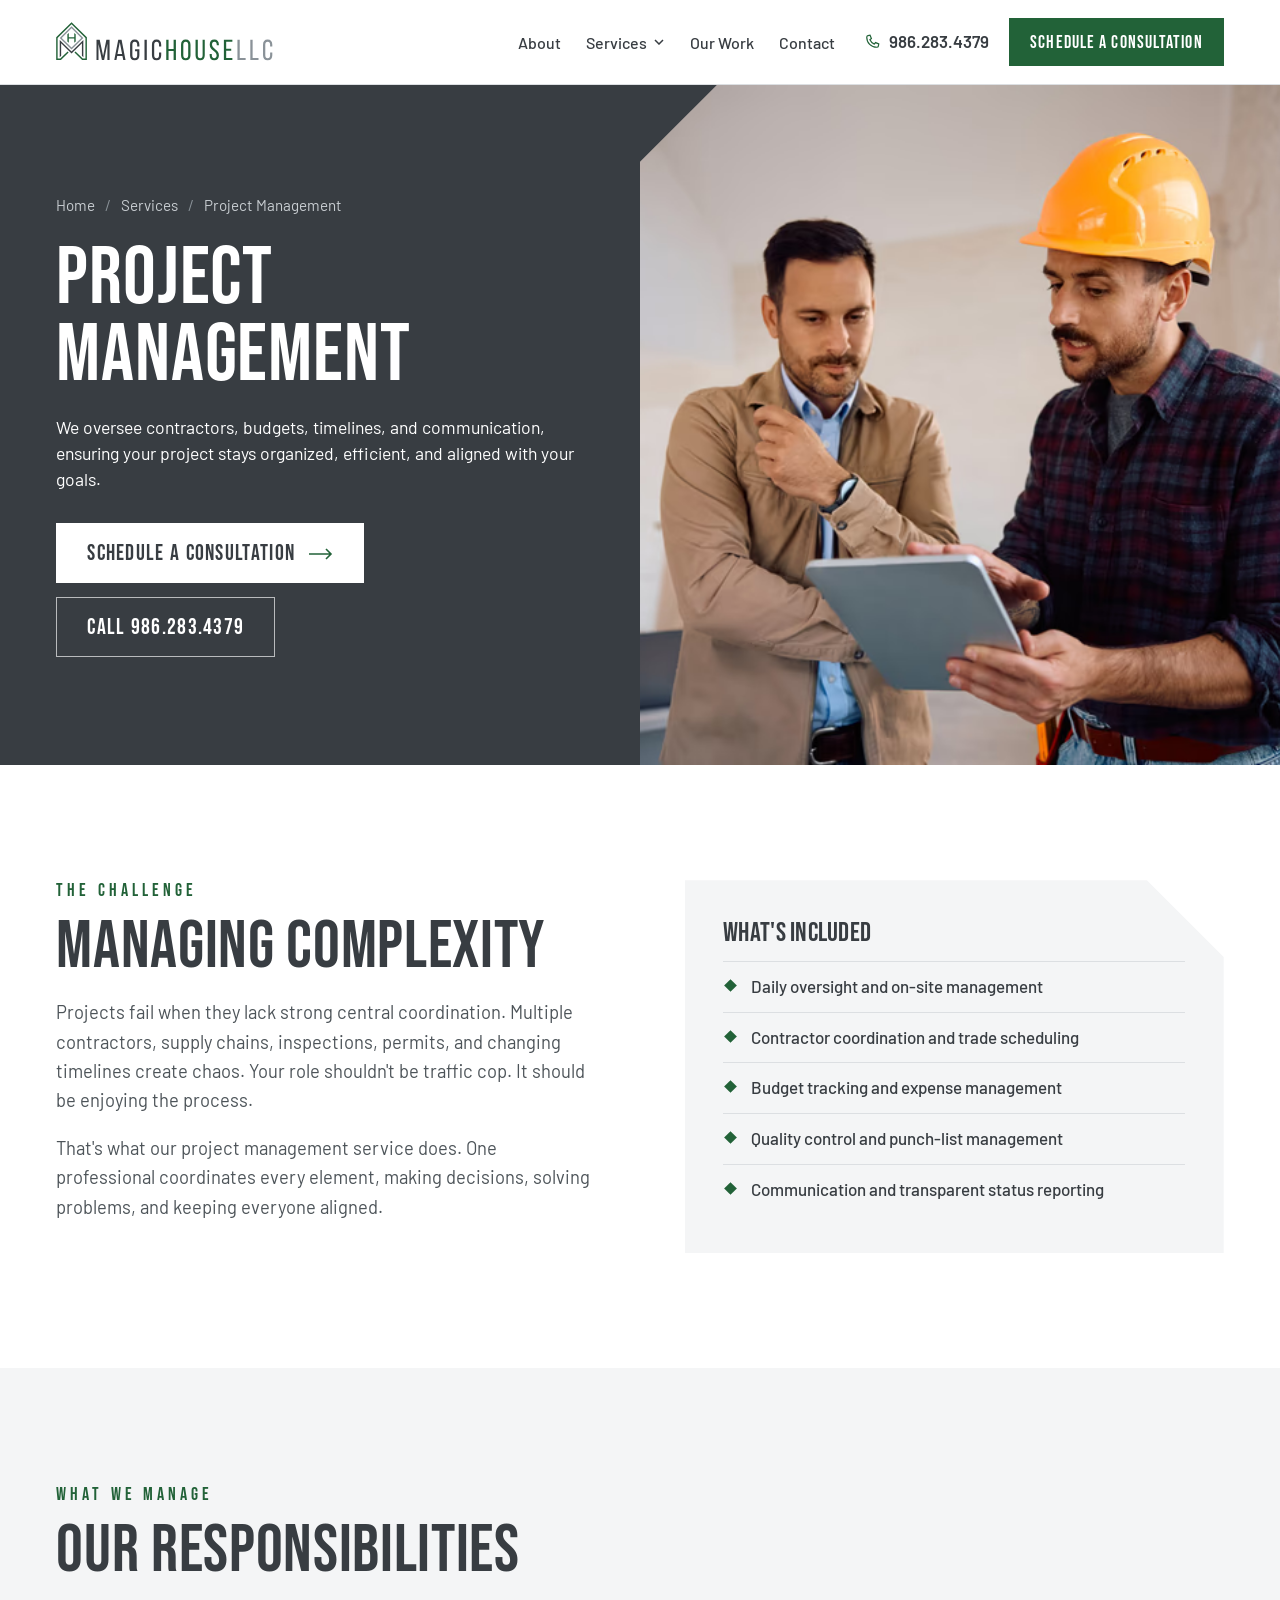
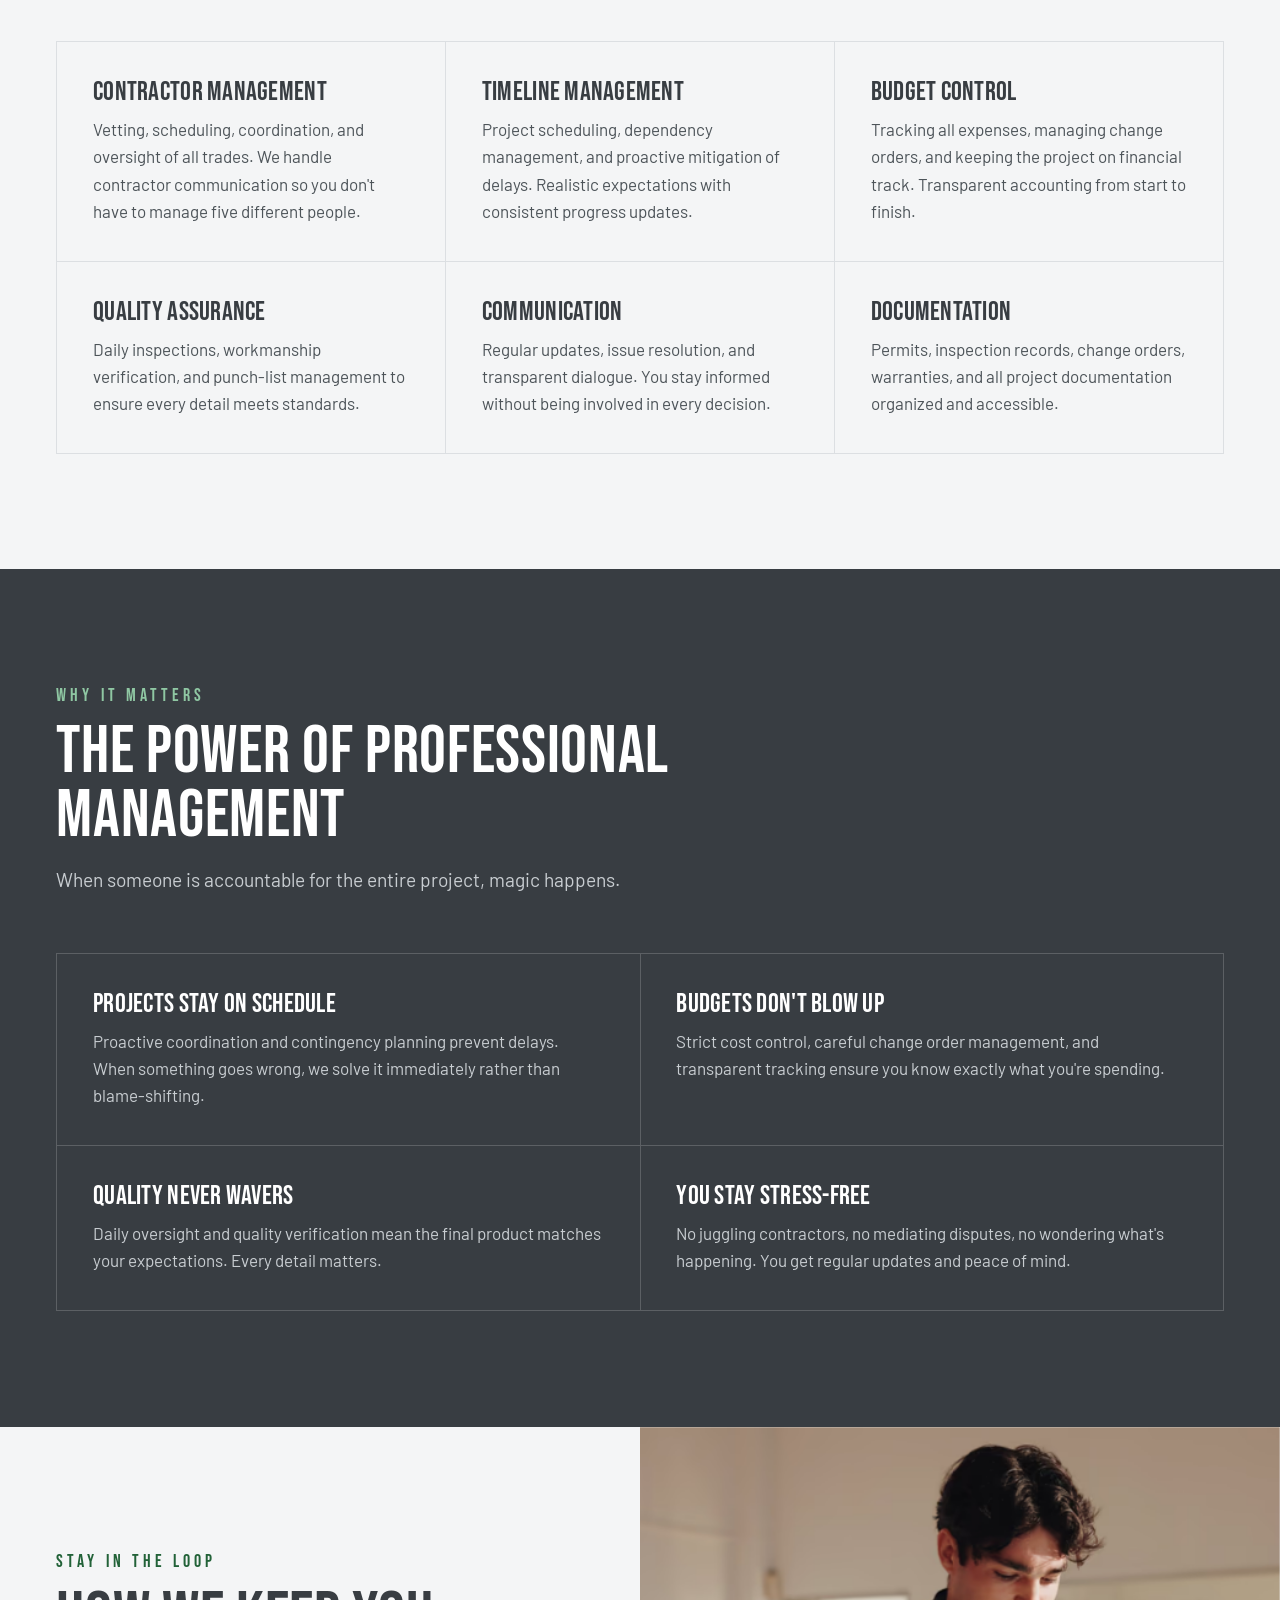
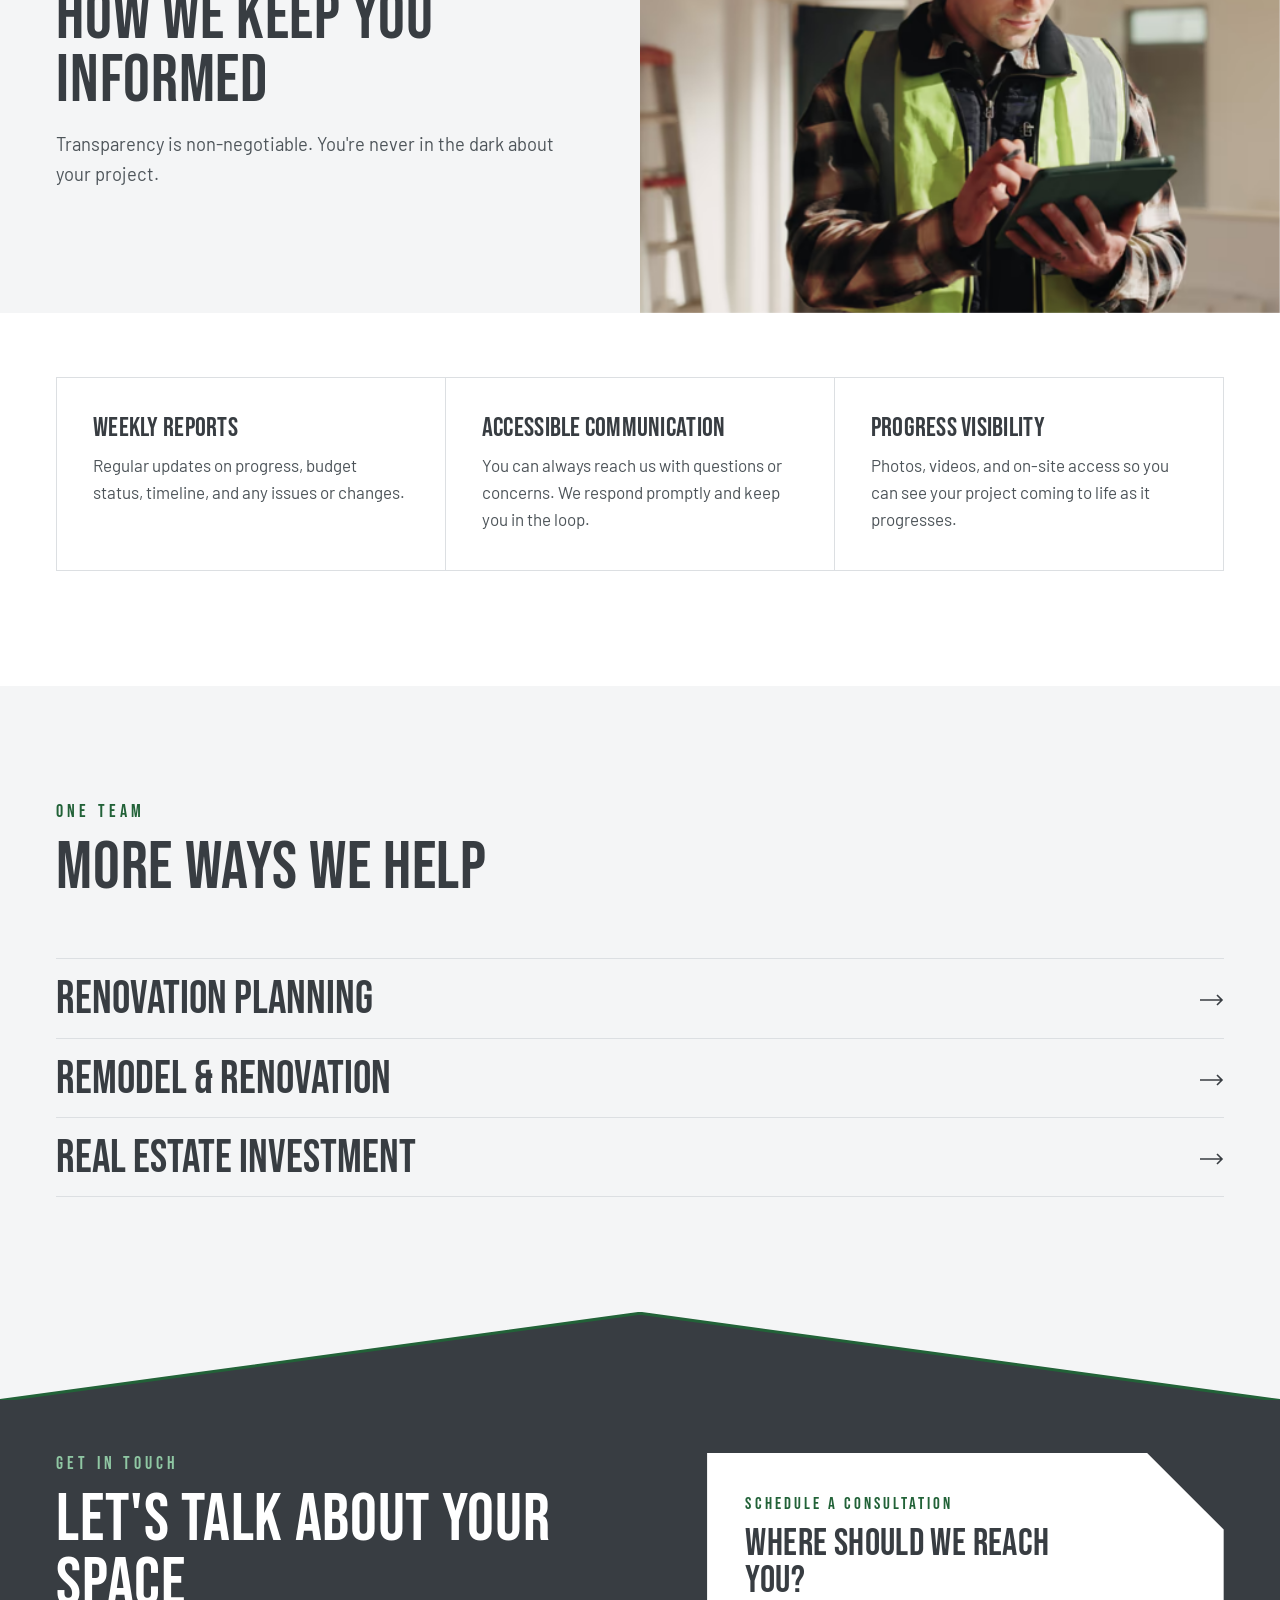
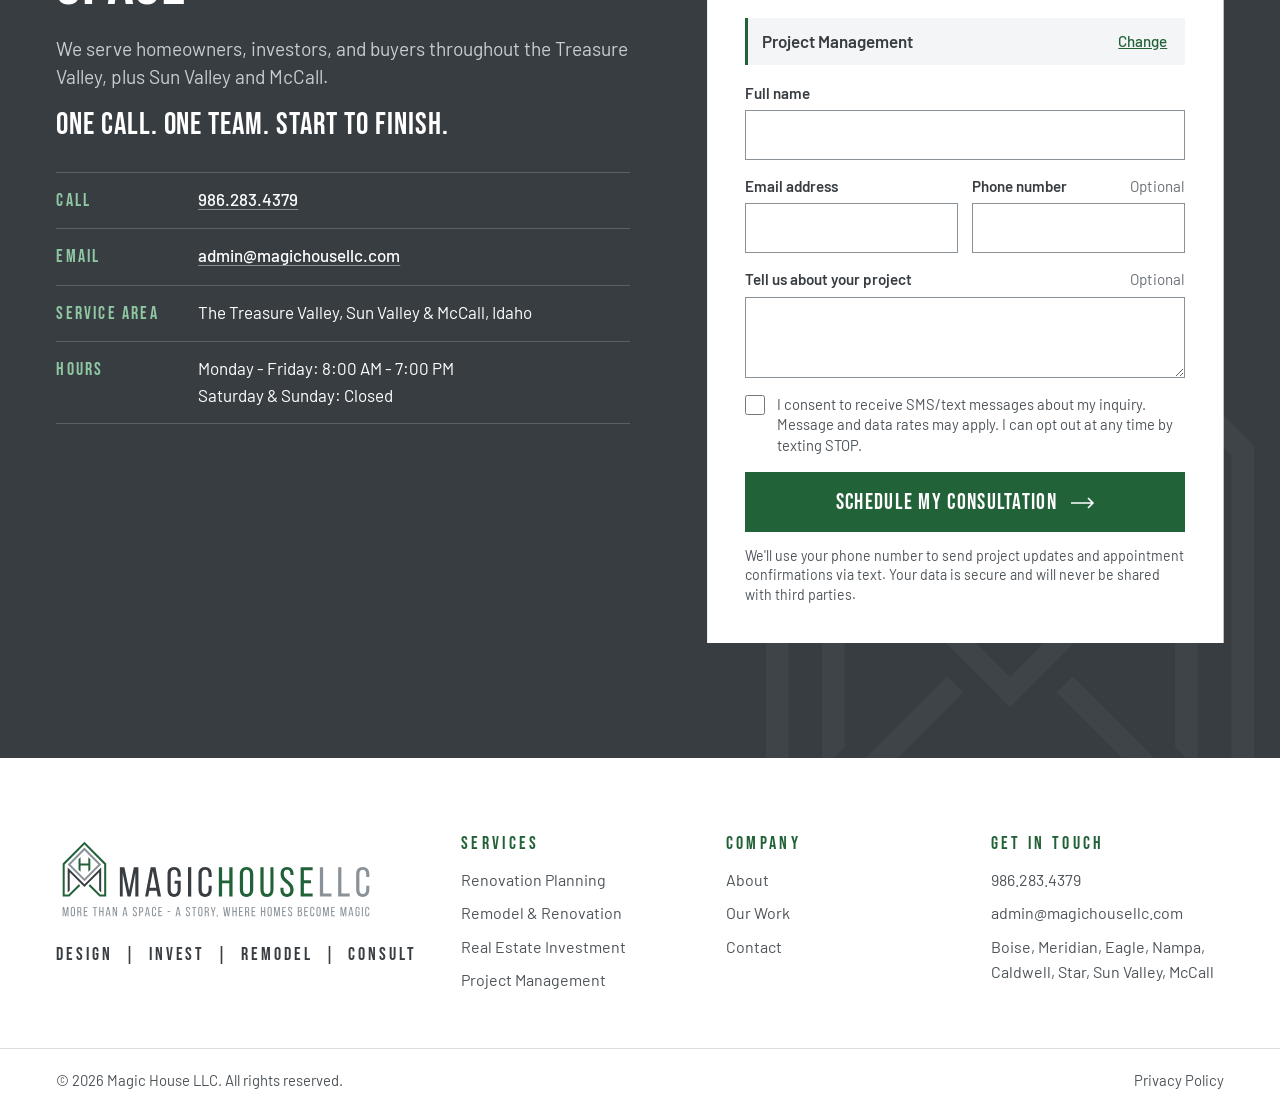
<file: project-management/index.html>
<!DOCTYPE html><html lang="en"><head><meta charSet="utf-8"/><meta http-equiv="x-ua-compatible" content="ie=edge"/><meta name="viewport" content="width=device-width, initial-scale=1, shrink-to-fit=no"/><meta name="generator" content="Gatsby 5.16.1"/><meta name="description" content="We oversee contractors, budgets, timelines, and communication, ensuring your project stays organized, efficient, and aligned with your goals." data-gatsby-head="true"/><meta name="theme-color" content="#383D42" data-gatsby-head="true"/><meta property="og:type" content="website" data-gatsby-head="true"/><meta property="og:site_name" content="Magic House LLC" data-gatsby-head="true"/><meta property="og:title" content="Renovation Project Management in the Treasure Valley | Magic House LLC" data-gatsby-head="true"/><meta property="og:description" content="We oversee contractors, budgets, timelines, and communication, ensuring your project stays organized, efficient, and aligned with your goals." data-gatsby-head="true"/><meta property="og:url" content="https://themagichousellc.com/project-management/" data-gatsby-head="true"/><meta property="og:image" content="https://themagichousellc.com/og-image.jpg" data-gatsby-head="true"/><meta name="twitter:card" content="summary_large_image" data-gatsby-head="true"/><meta name="twitter:title" content="Renovation Project Management in the Treasure Valley | Magic House LLC" data-gatsby-head="true"/><meta name="twitter:description" content="We oversee contractors, budgets, timelines, and communication, ensuring your project stays organized, efficient, and aligned with your goals." data-gatsby-head="true"/><meta name="twitter:image" content="https://themagichousellc.com/og-image.jpg" data-gatsby-head="true"/><style data-href="/styles.0ccec63f8c08e8dfbed8.css" data-identity="gatsby-global-css">@font-face{font-display:swap;font-family:Bebas Neue;font-weight:400;src:url(/fonts/bebas-neue-latin-400-normal.woff2) format("woff2")}@font-face{font-display:swap;font-family:Barlow;font-weight:400;src:url(/fonts/barlow-latin-400-normal.woff2) format("woff2")}@font-face{font-display:swap;font-family:Barlow;font-weight:500;src:url(/fonts/barlow-latin-500-normal.woff2) format("woff2")}@font-face{font-display:swap;font-family:Barlow;font-weight:600;src:url(/fonts/barlow-latin-600-normal.woff2) format("woff2")}@font-face{ascent-override:165%;descent-override:61%;font-family:Bebas Fallback;line-gap-override:0%;size-adjust:57.66%;src:local("Arial"),local("Roboto")}@font-face{ascent-override:103%;descent-override:21%;font-family:Barlow Fallback;line-gap-override:0%;size-adjust:97.34%;src:local("Arial"),local("Roboto")}:root{--charcoal:#383d42;--charcoal-deep:#25292c;--green:#226238;--green-deep:#194a2a;--green-light:#8fc7a3;--steel:#8a9298;--steel-light:#c8cdd1;--mist:#f4f5f6;--line:#dcdfe2;--line-dark:hsla(0,0%,100%,.18);--text:#4d5459;--white:#fff;--display:"Bebas Neue","Bebas Fallback","Arial Narrow",sans-serif;--body:"Barlow","Barlow Fallback",system-ui,sans-serif;--wrap:1360px;--gutter:clamp(20px,4.4vw,64px);--section-y:clamp(72px,9vw,136px);--header-h:84px;--proof-h:72px;--cut:clamp(44px,6vw,96px);--ease:cubic-bezier(0.2,0.7,0.2,1)}*,:after,:before{box-sizing:border-box}html{-webkit-text-size-adjust:100%;scroll-behavior:smooth;scroll-padding-top:calc(var(--header-h) + 16px)}html.menu-open{overflow:hidden}body{-webkit-font-smoothing:antialiased;background:var(--white);color:var(--text);font-family:var(--body);font-size:1.0625rem;line-height:1.6;margin:0}img,svg,video{display:block;max-width:100%}h1,h2,h3{color:var(--charcoal);font-family:var(--display);font-weight:400;letter-spacing:.01em;margin:0}h1{font-size:clamp(3.25rem,6.4vw,6.5rem);line-height:.94}h2{font-size:clamp(2.75rem,5.2vw,5rem);line-height:.96}h3{font-size:clamp(1.6rem,2.1vw,2rem);line-height:1.05}ol,p,ul{margin:0}ol,ul{list-style:none;padding:0}a{color:var(--green)}a:focus-visible,button:focus-visible,summary:focus-visible{outline:2px solid var(--green);outline-offset:3px}.contact a:focus-visible,.hero a:focus-visible,.page-hero a:focus-visible,.section--dark a:focus-visible,.section--dark button:focus-visible{outline-color:var(--white)}.wrap{margin-inline:auto;max-width:var(--wrap);padding-inline:var(--gutter);width:100%}.skip-link{background:var(--charcoal);color:var(--white);left:16px;padding:12px 18px;position:absolute;top:-100px;z-index:100}.skip-link:focus{top:12px}.eyebrow{color:var(--green);font-family:var(--display);font-size:1.15rem;letter-spacing:.22em;line-height:1.2;margin-bottom:14px}.js [data-reveal]{opacity:0;transform:translateY(22px);transition:opacity .7s var(--ease),transform .7s var(--ease)}.js [data-reveal].is-visible{opacity:1;transform:none}.btn{--fill:var(--charcoal);--curve:22px;align-items:center;background:none;border:1px solid transparent;cursor:pointer;display:inline-flex;font-family:var(--display);font-size:1.35rem;gap:14px;isolation:isolate;justify-content:center;letter-spacing:.06em;line-height:1;min-height:60px;overflow:hidden;padding:6px 30px 4px;position:relative;text-decoration:none;transition:color .3s ease .12s,border-color .35s var(--ease),border-radius .6s cubic-bezier(.4,0,.2,1);white-space:nowrap}.btn:before,.lead-form__option:before,.reel__controls button:before{background:var(--fill);clip-path:circle(0 at 0 100%);content:"";inset:0;position:absolute;transition:clip-path .6s cubic-bezier(.4,0,.2,1);z-index:-1}.btn:focus-visible:before,.lead-form__option:focus-visible:before,.reel__controls button:focus-visible:before{clip-path:circle(150% at 0 100%)}.btn:focus-visible,.lead-form__option:focus-visible,.reel__controls button:focus-visible{border-color:var(--fill);border-top-right-radius:var(--curve)}@media (hover:hover){.btn:not(:disabled):hover:before,.lead-form__option:hover:before,.reel__controls button:hover:before{clip-path:circle(150% at 0 100%)}.btn:not(:disabled):hover,.lead-form__option:hover,.reel__controls button:hover{border-color:var(--fill);border-top-right-radius:var(--curve)}}.btn .arrow,.lead-form__option .arrow,.service-links .arrow,.text-link .arrow{flex:none;transition:transform .25s var(--ease)}.btn:hover .arrow,.lead-form__option:hover .arrow,.service-links a:hover .arrow,.text-link:hover .arrow,a:hover .text-link .arrow{transform:translateX(5px)}.btn--primary{background:var(--green);color:var(--white)}.btn--primary:disabled{cursor:progress;opacity:.7}.btn--light{--fill:var(--green);background:var(--white);color:var(--charcoal)}.btn--light .arrow{color:var(--green);transition:transform .25s var(--ease),color .3s ease .12s}.btn--light:focus-visible,.btn--light:hover{color:var(--white)}.btn--light:focus-visible .arrow,.btn--light:hover .arrow{color:var(--white)}.btn--ghost{border-color:var(--charcoal);color:var(--charcoal)}.btn--ghost:focus-visible,.btn--ghost:hover{color:var(--white)}.btn--ghost-light{--fill:var(--white);border-color:hsla(0,0%,100%,.65);color:var(--white)}.btn--ghost-light:focus-visible,.btn--ghost-light:hover{color:var(--charcoal)}.btn--small{--curve:16px;font-size:1.15rem;min-height:48px;padding-inline:20px}.btn--block{width:100%}.actions{display:flex;flex-wrap:wrap;gap:14px}.text-link{align-items:center;color:var(--green);display:inline-flex;font-family:var(--display);font-size:1.25rem;gap:12px;letter-spacing:.06em;text-decoration:none}.text-link--light{color:var(--white)}.site-header{background:var(--white);border-bottom:1px solid var(--line);position:sticky;top:0;z-index:50}.site-header__row{align-items:center;display:flex;gap:28px;height:var(--header-h)}.site-header__logo{flex:none}.site-header__logo img{height:auto;width:clamp(190px,17vw,232px)}.site-nav{align-items:center;display:flex;gap:clamp(18px,2vw,32px);margin-left:auto}.site-nav>a,.site-nav__group>button{align-items:center;background:none;border:0;color:var(--charcoal);cursor:pointer;display:inline-flex;font:500 1rem var(--body);gap:7px;height:var(--header-h);padding:0;text-decoration:none}.site-nav>a.is-current,.site-nav>a:hover,.site-nav__group:hover>button{color:var(--green)}.site-nav__group{position:relative}.site-nav__menu{background:var(--white);border:1px solid var(--line);border-top:3px solid var(--green);left:-24px;opacity:0;padding:10px 0;position:absolute;top:100%;transform:translateY(6px);transition:opacity .18s,transform .18s var(--ease),visibility .18s;visibility:hidden;width:280px}.site-nav__group:focus-within .site-nav__menu,.site-nav__group:hover .site-nav__menu{opacity:1;transform:none;visibility:visible}.site-nav__menu a{color:var(--charcoal);display:block;font-weight:500;padding:11px 24px;text-decoration:none}.site-nav__menu a:hover{background:var(--mist);color:var(--green)}.site-header__actions{align-items:center;display:flex;gap:20px}.site-header__phone{align-items:center;color:var(--charcoal);display:inline-flex;font-weight:600;gap:8px;text-decoration:none;white-space:nowrap}.site-header__phone svg{color:var(--green)}.site-header__toggle{background:none;border:1px solid var(--line);cursor:pointer;display:none;height:48px;padding:0;position:relative;width:48px}.site-header__toggle span{background:var(--charcoal);height:2px;left:13px;position:absolute;transition:transform .2s var(--ease),top .2s var(--ease);width:20px}.site-header__toggle span:first-child{top:19px}.site-header__toggle span:last-child{top:26px}.site-header__toggle[aria-expanded=true] span:first-child{top:23px;transform:rotate(45deg)}.site-header__toggle[aria-expanded=true] span:last-child{top:23px;transform:rotate(-45deg)}.mobile-menu{display:none}.hero{align-items:flex-end;background:var(--charcoal-deep);display:flex;isolation:isolate;min-height:calc(100svh - var(--header-h) - var(--proof-h));overflow:hidden;position:relative}.hero .hero__image{inset:0;position:absolute;z-index:-2}.hero__shade{background:linear-gradient(90deg,rgba(37,41,44,.76),rgba(37,41,44,.62) 40%,rgba(37,41,44,.26) 56%,rgba(37,41,44,0) 70%),linear-gradient(0deg,rgba(37,41,44,.62),rgba(37,41,44,0) 46%);inset:0;position:absolute;z-index:-1}.hero__content{padding-block:clamp(48px,7vh,88px)}.hero .eyebrow,.hero h1{color:var(--white)}.hero h1{font-size:clamp(4.1rem,9vw,9rem);line-height:.88}.hero h1 span{display:block}.hero__lead{color:var(--white);font-size:clamp(1.1rem,1.5vw,1.3rem);line-height:1.5;margin:22px 0 32px;max-width:600px}.video-loop{background:var(--charcoal);height:100%;overflow:hidden;position:relative;width:100%}.video-loop img,.video-loop video{height:100%;inset:0;object-fit:cover;position:absolute;width:100%}.video-loop video{opacity:0;transition:opacity .8s}.video-loop.is-playing video{opacity:1}.proof{background:var(--green);display:grid;grid-template-columns:repeat(4,1fr)}.proof li{align-items:center;border-left:1px solid hsla(0,0%,100%,.22);color:var(--white);display:flex;font-family:var(--display);font-size:clamp(1.1rem,1.55vw,1.45rem);justify-content:center;letter-spacing:.08em;line-height:1.1;min-height:var(--proof-h);padding:8px 16px 6px;text-align:center}.proof li:first-child{border-left:0}.section{padding-block:var(--section-y)}.section--tight{padding-block:clamp(48px,5vw,72px) var(--section-y)}.section--mist{background:var(--mist)}.section--dark{background:var(--charcoal);color:var(--steel-light)}.section--dark h2,.section--dark h3{color:var(--white)}.section--dark .eyebrow{color:var(--green-light)}.section-head{margin-bottom:clamp(36px,4.5vw,64px);max-width:820px}.section-head__intro{font-size:1.2rem;line-height:1.5;margin-top:18px}.gap__grid{align-items:center;display:grid;gap:clamp(40px,6vw,96px);grid-template-columns:minmax(0,.92fr) minmax(0,1.08fr)}.gap__title span{display:block}.gap__text{font-size:1.15rem;margin-top:20px}.gap__text strong{color:var(--charcoal);font-weight:600}.gap__compare{display:grid;grid-template-columns:1fr 1.12fr}.gap__label{font-family:var(--display);font-size:1.1rem;letter-spacing:.18em;margin-bottom:18px}.gap__old{background:var(--mist);border:1px solid var(--line);border-right:0;padding:clamp(24px,3vw,40px)}.gap__old li{border-bottom:1px solid var(--line);color:var(--text);font-weight:500;padding:11px 0;text-decoration:line-through;text-decoration-color:var(--steel)}.gap__note{font-size:.98rem;line-height:1.4;margin-top:16px}.gap__new{background:var(--green);clip-path:polygon(0 0,calc(100% - var(--cut)) 0,100% var(--cut),100% 100%,0 100%);color:var(--white);display:flex;flex-direction:column;padding:clamp(24px,3vw,40px)}.gap__big{font-family:var(--display);font-size:clamp(2.9rem,4.6vw,4.5rem);line-height:.98;margin-bottom:auto;padding-bottom:28px}.service-tiles{display:grid;gap:clamp(16px,2vw,28px);grid-template-columns:repeat(12,1fr)}.service-tile{background:var(--white);color:inherit;display:flex;flex-direction:column;grid-column:span 5;position:relative;text-decoration:none}.service-tile:first-child,.service-tile:nth-child(4){grid-column:span 7}.service-tile__image{height:clamp(240px,26vw,370px);overflow:hidden}.service-tile__image .gatsby-image-wrapper{height:100%;transition:transform .7s var(--ease)}.service-tile:hover .service-tile__image .gatsby-image-wrapper{transform:scale(1.04)}.service-tile__body{align-items:flex-start;border-bottom:3px solid var(--green);display:flex;flex:1 1;flex-direction:column;padding:clamp(22px,2.4vw,34px);position:relative}.service-tile__number{color:var(--steel);font-family:var(--display);font-size:1.5rem;letter-spacing:.06em;position:absolute;right:clamp(22px,2.4vw,34px);top:clamp(16px,2vw,26px)}.service-tile h3{font-size:clamp(2rem,2.8vw,2.75rem);padding-right:48px}.service-tile p{margin:10px 0 18px}.service-tile .text-link{margin-top:auto}.work__head{align-items:flex-end;display:flex;gap:32px;justify-content:space-between;margin-bottom:clamp(32px,4vw,56px)}.work__head>p{font-size:1.15rem;line-height:1.5;max-width:440px}.work{overflow:hidden}.reel{--reel-gap:clamp(14px,2vw,28px);touch-action:pan-y}.reel__stage{display:grid;justify-items:center}.reel__slide{grid-area:1/1;opacity:.42;position:relative;transform:translateX(calc(var(--position)*(100% + var(--reel-gap)))) scale(.9);transform-origin:50% 36%;transition:transform .6s var(--ease),opacity .6s var(--ease);width:calc(33.33333% - var(--reel-gap)*2/3)}.reel__slide.is-active{opacity:1;transform:none;z-index:1}.reel__slide.is-away{opacity:0;transition:none;visibility:hidden}.reel__pick{background:none;border:0;cursor:pointer;inset:0;padding:0;position:absolute}.reel__pick:focus-visible{outline:2px solid var(--white);outline-offset:3px}.reel__slide:not(.is-active):hover{opacity:.7}.reel__slide:not(.is-active) figcaption{opacity:0}.reel__controls{align-items:center;display:flex;gap:20px;justify-content:center;margin-top:clamp(20px,2.4vw,32px)}.reel__controls button{--fill:var(--white);--curve:16px;background:none;border:1px solid var(--line-dark);color:var(--white);cursor:pointer;display:grid;height:56px;isolation:isolate;overflow:hidden;padding:0;place-items:center;position:relative;transition:color .3s ease .12s,border-color .35s var(--ease),border-radius .6s cubic-bezier(.4,0,.2,1);width:56px}.reel__controls button:focus-visible,.reel__controls button:hover{color:var(--charcoal)}.reel__controls button:focus-visible{outline-color:var(--white)}.reel__prev .arrow{transform:rotate(180deg)}.reel__controls p{color:var(--white);font-family:var(--display);font-size:1.15rem;letter-spacing:.14em;min-width:150px;padding-top:3px;text-align:center}.work figure{margin:0}.work .video-loop{aspect-ratio:3/4;pointer-events:none}.work figcaption{display:grid;gap:3px;line-height:1.35;padding-top:16px;text-align:center;transition:opacity .4s}.work figcaption strong{color:var(--white);font-family:var(--display);font-size:1.65rem;font-weight:400;letter-spacing:.03em;line-height:1.05}.work__place{color:var(--green-light);font-family:var(--display);font-size:1rem;letter-spacing:.18em;margin-top:6px}.line-grid{border-left:1px solid var(--line);border-top:1px solid var(--line);display:grid}.line-grid--2{grid-template-columns:repeat(2,1fr)}.line-grid--3{grid-template-columns:repeat(3,1fr)}.line-grid--4{grid-template-columns:repeat(4,1fr)}.line-grid li{border-bottom:1px solid var(--line);border-right:1px solid var(--line);padding:clamp(24px,2.8vw,40px)}.line-grid h3{margin-bottom:10px}.line-grid__number{color:var(--green);display:block;font-family:var(--display);font-size:clamp(3rem,4.4vw,4.25rem);line-height:1;margin-bottom:18px}.section--dark .line-grid,.section--dark .line-grid li{border-color:var(--line-dark)}.section--dark .line-grid__number{color:var(--green-light)}.split{display:grid;gap:clamp(40px,7vw,112px);grid-template-columns:minmax(0,1fr) minmax(0,1fr)}.split__copy p:not(.eyebrow){font-size:1.15rem;margin-top:18px}.split__list{align-self:start;background:var(--mist);clip-path:polygon(0 0,calc(100% - var(--cut)) 0,100% var(--cut),100% 100%,0 100%);padding:clamp(26px,3vw,44px)}.split__list h3{margin-bottom:14px}.check-list li{border-top:1px solid var(--line);color:var(--charcoal);font-weight:500;line-height:1.4;padding:13px 0 13px 28px;position:relative}.check-list li:before{background:var(--green);content:"";height:9px;left:3px;position:absolute;top:19px;transform:rotate(45deg);width:9px}.page-hero{background:var(--charcoal);color:var(--steel-light);display:grid;grid-template-columns:minmax(0,1fr) minmax(0,1fr);min-height:min(680px,calc(100svh - var(--header-h)))}.page-hero__copy{align-items:flex-start;display:flex;flex-direction:column;justify-content:center;padding:clamp(40px,5vw,72px) clamp(28px,4vw,64px) clamp(40px,5vw,72px) max(var(--gutter),calc((100vw - var(--wrap))/2 + var(--gutter)))}.page-hero h1,.page-hero__lead{color:var(--white)}.page-hero__lead{font-size:clamp(1.1rem,1.35vw,1.25rem);line-height:1.5;margin:20px 0 30px;max-width:560px}.page-hero__image{clip-path:polygon(var(--cut) 0,100% 0,100% 100%,0 100%,0 var(--cut));overflow:hidden;position:relative}.page-hero__image .gatsby-image-wrapper{inset:0;position:absolute}.crumbs{font-size:.95rem;margin-bottom:22px}.crumbs ol{display:flex;flex-wrap:wrap;gap:6px 10px}.crumbs li+li:before{color:var(--steel);content:"/";margin-right:10px}.crumbs a,.crumbs span{color:var(--steel-light);text-decoration:none}.crumbs a:hover{color:var(--white)}.story{display:grid;gap:clamp(32px,6vw,96px);grid-template-columns:minmax(0,.8fr) minmax(0,1.2fr)}.story__head{align-self:start;position:sticky;top:calc(var(--header-h) + 32px)}.story__body{display:grid;font-size:1.15rem;gap:20px}.story__opening{color:var(--charcoal);font-size:clamp(1.35rem,1.9vw,1.6rem);line-height:1.4}.story__turn{border-left:3px solid var(--green);color:var(--charcoal);font-family:var(--display);font-size:clamp(2.4rem,4vw,3.5rem);line-height:1;margin-block:10px;padding:14px 0 10px 24px}.story__sign{border-top:1px solid var(--line);font-size:1rem;padding-top:20px}.story__sign strong{color:var(--charcoal);font-weight:600}.pair{display:grid;gap:clamp(24px,4vw,56px);grid-template-columns:repeat(2,1fr)}.pair__image{clip-path:polygon(0 0,calc(100% - var(--cut)) 0,100% var(--cut),100% 100%,0 100%);height:clamp(240px,28vw,400px);margin-bottom:24px;overflow:hidden}.pair__image .gatsby-image-wrapper{height:100%}.pair h3{font-size:clamp(2rem,2.8vw,2.75rem);margin-bottom:8px}.service-links{border-top:1px solid var(--line);display:grid}.service-links a{align-items:center;border-bottom:1px solid var(--line);color:var(--charcoal);display:flex;font-family:var(--display);font-size:clamp(2rem,3.6vw,3.25rem);gap:20px;justify-content:space-between;line-height:1;padding:18px 0 14px;text-decoration:none;transition:color .2s,padding-left .25s var(--ease)}.service-links a:hover{color:var(--green);padding-left:12px}.area,.band,.family{display:grid;grid-template-columns:repeat(2,1fr)}.family{background:var(--green)}.family,.family .eyebrow,.family h2{color:var(--white)}.area__image,.band__image,.family__image{min-height:clamp(320px,38vw,560px);position:relative}.area__image .gatsby-image-wrapper,.band__image .gatsby-image-wrapper,.family__image .gatsby-image-wrapper{inset:0;position:absolute}.area__copy,.band__copy,.family__copy{align-self:center;max-width:660px;padding:clamp(40px,6vw,88px) var(--gutter)}.family__copy p:not(.eyebrow){font-size:1.15rem;margin-block:18px 24px}.area{background:var(--mist)}.area__copy>p:not(.eyebrow),.band__copy>p:not(.eyebrow){font-size:1.15rem;margin-top:16px}.area__copy ul{border-top:1px solid var(--line);display:grid;gap:0 24px;grid-template-columns:repeat(2,1fr);margin-top:20px}.area__copy li{border-bottom:1px solid var(--line);color:var(--charcoal);font-family:var(--display);font-size:1.5rem;letter-spacing:.04em;padding:11px 0 8px}.band{background:var(--mist)}.band--reverse .band__image{order:2}.scope{display:grid;gap:clamp(28px,3vw,44px) clamp(16px,2vw,28px);grid-template-columns:repeat(3,1fr)}.scope .gatsby-image-wrapper,.scope__real{aspect-ratio:3/2;height:auto;margin-bottom:16px;object-fit:cover;object-position:50% 60%;width:100%}.scope h3{margin-bottom:6px}.faq{display:grid;gap:clamp(24px,5vw,80px);grid-template-columns:minmax(0,.7fr) minmax(0,1.3fr)}.faq .section-head{align-self:start;margin-bottom:0;position:sticky;top:calc(var(--header-h) + 32px)}.faq__list{border-top:1px solid var(--line)}.faq details{border-bottom:1px solid var(--line)}.faq summary{color:var(--charcoal);cursor:pointer;font-family:var(--display);font-size:clamp(1.5rem,2vw,1.85rem);letter-spacing:.02em;line-height:1.1;list-style:none;padding:20px 44px 18px 0;position:relative}.faq summary::-webkit-details-marker{display:none}.faq summary:after{border-bottom:2px solid var(--green);border-right:2px solid var(--green);content:"";height:11px;position:absolute;right:8px;top:26px;transform:rotate(45deg);transition:transform .2s var(--ease);width:11px}.faq details[open] summary:after{top:31px;transform:rotate(225deg)}.faq details p{max-width:680px;padding-bottom:22px}.contact{background:var(--charcoal);color:var(--steel-light);overflow:hidden;padding-block:clamp(96px,11vw,168px) var(--section-y);position:relative;scroll-margin-top:var(--header-h)}.contact:before{aspect-ratio:214/254;background:url(/mark-white.svg) 50%/contain no-repeat;bottom:-14%;content:"";opacity:.035;pointer-events:none;position:absolute;right:-4%;width:min(640px,60vw)}.contact__roof{height:clamp(40px,7vw,104px);left:0;position:absolute;top:-1px;width:100%}.contact__roof-sky{fill:var(--mist)}.contact__roof-line{fill:none;stroke:var(--green);stroke-width:3;vector-effect:non-scaling-stroke}.contact__grid{align-items:start;display:grid;gap:0 clamp(40px,6vw,96px);grid-template-columns:minmax(0,1fr) minmax(0,.9fr);grid-template-rows:auto 1fr;position:relative}.contact__grid .lead-form{grid-column:2;grid-row:1/span 2}.contact__copy h1,.contact__copy h2{color:var(--white)}.contact__copy .eyebrow{color:var(--green-light)}.contact__body{font-size:1.2rem;line-height:1.5;margin-top:18px}.contact__promise{color:var(--white);font-family:var(--display);font-size:clamp(1.7rem,2.4vw,2.2rem);letter-spacing:.03em;line-height:1.1;margin-top:16px}.contact-details{border-top:1px solid var(--line-dark);grid-column:1;margin:30px 0 0}.contact-details>div{border-bottom:1px solid var(--line-dark);display:grid;gap:12px;grid-template-columns:130px 1fr;padding:13px 0}.contact-details dt{color:var(--green-light);font-family:var(--display);font-size:1.15rem;letter-spacing:.12em}.contact-details dd{color:var(--white);margin:0}.contact-details dd span{display:block}.contact-details a{color:var(--white);font-weight:500;overflow-wrap:anywhere;text-decoration-color:var(--steel);text-underline-offset:3px}.contact--page{padding-block:clamp(48px,6vw,88px)}.contact--page .crumbs{margin-bottom:18px}.lead-form{background:var(--white);clip-path:polygon(0 0,calc(100% - var(--cut)) 0,100% var(--cut),100% 100%,0 100%);color:var(--text);padding:clamp(24px,3vw,44px)}.lead-form__title{font-size:clamp(2.1rem,3vw,2.75rem);margin-bottom:18px;padding-right:var(--cut)}.lead-form__step{color:var(--green);font-family:var(--display);font-size:1.05rem;letter-spacing:.18em;margin-bottom:8px}.lead-form__options{display:grid;gap:10px}.lead-form__option{--fill:var(--green);--curve:22px;align-items:center;background:var(--white);border:1px solid var(--line);color:var(--charcoal);cursor:pointer;display:flex;font-family:var(--display);font-size:1.5rem;gap:16px;isolation:isolate;justify-content:space-between;letter-spacing:.04em;line-height:1;min-height:64px;overflow:hidden;padding:6px 20px 4px;position:relative;text-align:left;transition:color .3s ease .12s,border-color .35s var(--ease),border-radius .6s cubic-bezier(.4,0,.2,1)}.lead-form__option .arrow{color:var(--green);transition:transform .25s var(--ease),color .3s ease .12s}.lead-form__option:focus-visible,.lead-form__option:hover{color:var(--white)}.lead-form__option:focus-visible .arrow,.lead-form__option:hover .arrow{color:var(--white)}.lead-form__chosen{align-items:center;background:var(--mist);border-left:3px solid var(--green);color:var(--charcoal);display:flex;font-weight:600;gap:12px;justify-content:space-between;margin-bottom:16px;padding:10px 14px}.lead-form__chosen button{background:none;border:0;color:var(--green);cursor:pointer;font:500 .95rem var(--body);padding:4px;text-decoration:underline}.lead-form__fields{display:grid;gap:14px;grid-template-columns:repeat(2,1fr)}.field{display:grid;gap:5px;min-width:0}.field--wide,.field:first-child{grid-column:1/-1}.field span{color:var(--charcoal);display:flex;font-size:.95rem;font-weight:600;gap:8px;justify-content:space-between}.field em{color:#6a7177;font-style:normal;font-weight:400}.field input,.field textarea{background:var(--white);border:1px solid var(--steel);border-radius:0;color:var(--charcoal);font:400 1rem var(--body);min-height:50px;padding:11px 13px;transition:border-color .15s,box-shadow .15s;width:100%}.field textarea{resize:vertical}.field input:focus,.field textarea:focus{border-color:var(--green);box-shadow:0 0 0 1px var(--green);outline:0}.lead-form__consent{cursor:pointer;display:grid;font-size:.92rem;gap:10px;grid-template-columns:22px 1fr;line-height:1.4;margin-block:16px}.lead-form__consent input{accent-color:var(--green);height:20px;margin:1px 0 0;width:20px}.lead-form__note{font-size:.88rem;line-height:1.4;margin-top:14px}.lead-form__error{background:#fbeeed;border-left:3px solid #b3261e;color:#7a1a14;margin-top:12px;padding:10px 14px}.lead-form__error a{color:inherit;font-weight:600}.lead-form__trap{left:-9999px;position:absolute}.lead-form--done p{margin-top:8px}.lead-form--done a{font-weight:600}.prose{max-width:820px}.prose h1{margin-bottom:24px}.prose h2{font-size:clamp(1.8rem,2.6vw,2.25rem);margin:32px 0 8px}.prose .actions{margin-top:28px}.site-footer{background:var(--white);font-size:1rem;padding-top:clamp(48px,6vw,80px)}.site-footer__grid{display:grid;gap:32px;grid-template-columns:minmax(0,1.6fr) repeat(3,minmax(0,1fr))}.site-footer__brand img{height:auto;width:min(320px,100%)}.site-footer__brand p{color:var(--charcoal);font-family:var(--display);font-size:1.15rem;letter-spacing:.16em;margin-top:16px;white-space:pre-wrap}.site-footer h2{color:var(--green);font-size:1.15rem;letter-spacing:.18em;margin-bottom:10px}.site-footer li{padding:4px 0}.site-footer a{color:var(--text);overflow-wrap:anywhere;text-decoration:none}.site-footer a:hover{color:var(--green);text-decoration:underline}.site-footer__legal{border-top:1px solid var(--line);display:flex;flex-wrap:wrap;font-size:.93rem;gap:8px 24px;justify-content:space-between;margin-top:clamp(32px,4vw,56px);padding-block:20px}.mobile-bar{display:none}@media (max-width:1240px){.site-header__phone{display:none}}@media (max-width:1040px){:root{--header-h:72px}.site-header__actions .btn,.site-nav{display:none}.site-header__actions{margin-left:auto}.mobile-menu,.site-header__toggle{display:block}.mobile-menu{background:var(--white);inset:var(--header-h) 0 0;opacity:0;overflow-y:auto;padding:12px var(--gutter) 96px;position:fixed;transition:opacity .2s,visibility .2s;visibility:hidden}.mobile-menu.is-open{opacity:1;visibility:visible}.mobile-menu a{border-bottom:1px solid var(--line);color:var(--charcoal);display:block;font-family:var(--display);font-size:2rem;line-height:1.1;padding:14px 0 10px;text-decoration:none}.mobile-menu .mobile-menu__sub{font-size:1.5rem;padding-left:16px}.mobile-menu__label{color:var(--green);font-family:var(--display);font-size:1.1rem;letter-spacing:.18em;padding-top:20px}.contact__grid,.faq,.gap__grid,.split,.story{grid-template-columns:minmax(0,1fr)}.contact__grid .lead-form{grid-column:1;grid-row:auto;margin-top:28px}.faq .section-head,.story__head{position:static}.page-hero{grid-template-columns:minmax(0,1fr);min-height:0}.page-hero__copy{padding:44px var(--gutter)}.page-hero__image{height:56vw;min-height:260px}.line-grid--4,.scope{grid-template-columns:repeat(2,1fr)}.site-footer__grid{grid-template-columns:repeat(3,minmax(0,1fr))}.site-footer__brand{grid-column:1/-1}}@media (max-width:899px){.hero .hero__image img{object-position:74% 50%}.hero__shade{background:linear-gradient(0deg,rgba(37,41,44,.86),rgba(37,41,44,.72) 54%,rgba(37,41,44,.3) 70%,rgba(37,41,44,0) 86%)}}@media (max-width:760px){body{padding-bottom:64px}.mobile-bar{background:var(--charcoal);display:grid;grid-template-columns:1fr 1fr;inset:auto 0 0;padding-bottom:env(safe-area-inset-bottom);position:fixed;z-index:40}.mobile-bar a{align-items:center;color:var(--white);display:flex;font-family:var(--display);font-size:1.4rem;gap:10px;justify-content:center;letter-spacing:.06em;min-height:64px;padding-top:3px;text-decoration:none}.mobile-bar a:last-child{background:var(--green)}.proof{grid-template-columns:repeat(2,1fr)}.proof li{border-top:1px solid hsla(0,0%,100%,.22);min-height:64px}.proof li:nth-child(odd){border-left:0}.proof li:nth-child(-n+2){border-top:0}.hero{min-height:calc(100svh - var(--header-h) - 64px)}.hero .eyebrow{font-size:1rem;letter-spacing:.1em}.actions .btn{width:100%}.gap__compare{grid-template-columns:minmax(0,1fr)}.gap__old{border-bottom:0;border-right:1px solid var(--line)}.service-tile,.service-tile:first-child,.service-tile:nth-child(4){grid-column:1/-1}.work__head{display:block}.reel__slide{width:72%}.work__head>p{margin-top:12px}.area,.band,.family,.line-grid--2,.line-grid--3,.line-grid--4{grid-template-columns:minmax(0,1fr)}.area__image,.band__image,.family__image{min-height:62vw}.band--reverse .band__image{order:0}.lead-form__fields,.pair,.scope{grid-template-columns:minmax(0,1fr)}.contact-details>div{grid-template-columns:84px 1fr}.contact-details dd{font-size:.97rem}.site-footer__grid{grid-template-columns:repeat(2,minmax(0,1fr))}.site-footer__grid>:last-child{grid-column:1/-1}.site-footer__brand p{font-size:1rem;letter-spacing:.08em}}@media (prefers-reduced-motion:reduce){html{scroll-behavior:auto}*,:after,:before{transition-duration:.01ms!important}.js [data-reveal]{opacity:1;transform:none}}</style><style>.gatsby-image-wrapper{position:relative;overflow:hidden}.gatsby-image-wrapper picture.object-fit-polyfill{position:static!important}.gatsby-image-wrapper img{bottom:0;height:100%;left:0;margin:0;max-width:none;padding:0;position:absolute;right:0;top:0;width:100%;object-fit:cover}.gatsby-image-wrapper [data-main-image]{opacity:0;transform:translateZ(0);transition:opacity .25s linear;will-change:opacity}.gatsby-image-wrapper-constrained{display:inline-block;vertical-align:top}</style><noscript><style>.gatsby-image-wrapper noscript [data-main-image]{opacity:1!important}.gatsby-image-wrapper [data-placeholder-image]{opacity:0!important}</style></noscript><script type="module">const e="undefined"!=typeof HTMLImageElement&&"loading"in HTMLImageElement.prototype;e&&document.body.addEventListener("load",(function(e){const t=e.target;if(void 0===t.dataset.mainImage)return;if(void 0===t.dataset.gatsbyImageSsr)return;let a=null,n=t;for(;null===a&&n;)void 0!==n.parentNode.dataset.gatsbyImageWrapper&&(a=n.parentNode),n=n.parentNode;const o=a.querySelector("[data-placeholder-image]"),r=new Image;r.src=t.currentSrc,r.decode().catch((()=>{})).then((()=>{t.style.opacity=1,o&&(o.style.opacity=0,o.style.transition="opacity 500ms linear")}))}),!0);</script><script>
var root = document.documentElement;
root.classList.add("js");
try {
  if (sessionStorage.getItem("mh-intro")) root.classList.add("intro-seen");
  else sessionStorage.setItem("mh-intro", "1");
} catch (error) {}
</script><link rel="preload" as="font" type="font/woff2" href="/fonts/bebas-neue-latin-400-normal.woff2" crossorigin="anonymous"/><link rel="preload" as="font" type="font/woff2" href="/fonts/barlow-latin-400-normal.woff2" crossorigin="anonymous"/><title data-gatsby-head="true">Renovation Project Management in the Treasure Valley | Magic House LLC</title><link rel="canonical" href="https://themagichousellc.com/project-management/" data-gatsby-head="true"/><link rel="icon" href="/favicon.svg" type="image/svg+xml" data-gatsby-head="true"/><link rel="icon" href="/favicon-32.png" sizes="32x32" type="image/png" data-gatsby-head="true"/><link rel="apple-touch-icon" href="/apple-touch-icon.png" data-gatsby-head="true"/><script type="application/ld+json" data-gatsby-head="true">{"@context":"https://schema.org","@type":"HomeAndConstructionBusiness","@id":"https://themagichousellc.com/#business","name":"Magic House LLC","slogan":"More than a space - a story, where homes become magic","description":"Family-owned design, investment, remodel, and consulting company in the Treasure Valley, Idaho.","url":"https://themagichousellc.com/","logo":"https://themagichousellc.com/logo.svg","image":"https://themagichousellc.com/og-image.jpg","telephone":"+1-986-283-4379","email":"admin@magichousellc.com","founder":{"@type":"Person","name":"Sajra Ibrahimagic"},"address":{"@type":"PostalAddress","addressRegion":"ID","addressCountry":"US"},"areaServed":[{"@type":"City","name":"Boise, ID"},{"@type":"City","name":"Meridian, ID"},{"@type":"City","name":"Eagle, ID"},{"@type":"City","name":"Nampa, ID"},{"@type":"City","name":"Caldwell, ID"},{"@type":"City","name":"Star, ID"},{"@type":"City","name":"Sun Valley, ID"},{"@type":"City","name":"McCall, ID"}],"openingHoursSpecification":{"@type":"OpeningHoursSpecification","dayOfWeek":["Monday","Tuesday","Wednesday","Thursday","Friday"],"opens":"08:00","closes":"19:00"}}</script><script type="application/ld+json" data-gatsby-head="true">{"@context":"https://schema.org","@type":"BreadcrumbList","itemListElement":[{"@type":"ListItem","position":1,"name":"Home","item":"https://themagichousellc.com/"},{"@type":"ListItem","position":2,"name":"Project Management","item":"https://themagichousellc.com/project-management/"}]}</script><script type="application/ld+json" data-gatsby-head="true">{"@context":"https://schema.org","@type":"Service","name":"Project Management","description":"We oversee contractors, budgets, timelines, and communication, ensuring your project stays organized, efficient, and aligned with your goals.","serviceType":"Project Management","provider":{"@id":"https://themagichousellc.com/#business"},"areaServed":["Boise, ID","Meridian, ID","Eagle, ID","Nampa, ID","Caldwell, ID","Star, ID","Sun Valley, ID","McCall, ID"]}</script></head><body><div class="intro" aria-hidden="true"><style>
.intro {
  position: fixed;
  inset: 0;
  z-index: 200;
  display: grid;
  place-items: center;
  overflow: hidden;
  pointer-events: none;
  animation: intro-gone 0.01s linear 2.62s forwards;
}
.intro-seen .intro {
  display: none;
}
.intro__door {
  position: absolute;
  top: 0;
  bottom: 0;
  width: calc(50% + 1px);
  background: #fff;
  animation: 0.62s cubic-bezier(0.7, 0, 0.2, 1) 2s forwards;
}
.intro__door--left {
  left: 0;
  animation-name: intro-door-left;
}
.intro__door--right {
  right: 0;
  animation-name: intro-door-right;
}
.intro__logo {
  position: relative;
  width: min(600px, 82vw);
  animation: intro-logo-out 0.28s ease-in 1.95s forwards;
}
.intro__logo svg {
  display: block;
  width: 100%;
  height: auto;
  overflow: visible;
}
.intro__logo p {
  margin: 3.2% 0 0;
  color: #8a9298;
  font-family: "Bebas Neue", "Arial Narrow", sans-serif;
  font-size: clamp(0.62rem, 2.5vw, 1.02rem);
  letter-spacing: 0.17em;
  line-height: 1;
  text-align: center;
  white-space: nowrap;
  animation: intro-fade 0.3s ease-out 1.4s both;
}
.intro__mark {
  animation: intro-mark 0.45s cubic-bezier(0.6, 0, 0.2, 1) 0.9s both;
}
.intro__roof {
  animation: intro-roof 0.5s cubic-bezier(0.2, 0.7, 0.2, 1) 0.05s both;
}
.intro__m {
  animation: intro-m 0.5s cubic-bezier(0.2, 0.7, 0.2, 1) 0.05s both;
}
.intro__diamond {
  transform-box: fill-box;
  transform-origin: center;
  animation: intro-diamond 0.45s cubic-bezier(0.2, 0.7, 0.2, 1) 0.4s both;
}
.intro__h {
  animation: intro-fade 0.2s ease-out 0.7s both;
}
.intro__letter {
  animation: intro-letter 0.35s cubic-bezier(0.2, 0.7, 0.2, 1) both;
}
@keyframes intro-roof {
  from { opacity: 0; transform: translateY(-300px); }
}
@keyframes intro-m {
  from { opacity: 0; transform: translateY(300px); }
}
@keyframes intro-diamond {
  from { transform: rotate(-180deg) scale(0); }
}
@keyframes intro-mark {
  from { transform: translateX(498px); }
}
@keyframes intro-letter {
  from { opacity: 0; transform: translateY(46px); }
}
@keyframes intro-fade {
  from { opacity: 0; }
}
@keyframes intro-logo-out {
  to { opacity: 0; }
}
@keyframes intro-door-left {
  to { transform: translateX(-101%); }
}
@keyframes intro-door-right {
  to { transform: translateX(101%); }
}
/* Both ends, because a lone "to" leaves visibility stuck on visible once it finishes. */
@keyframes intro-gone {
  from, to { visibility: hidden; }
}
@media (prefers-reduced-motion: reduce) {
  .intro {
    display: none;
  }
}
</style><div class="intro__door intro__door--left"></div><div class="intro__door intro__door--right"></div><div class="intro__logo"><svg viewBox="24 18 1160 228"><g class="intro__mark"><polygon class="intro__roof" fill="#226238" points="106.63 24.95 25 106.59 25 229.77 50.19 229.77 91.01 188.95 85.65 183.6 47.05 222.2 32.57 222.2 32.57 109.72 106.63 35.66 180.7 109.72 180.7 222.2 166.22 222.2 127.62 183.6 122.26 188.95 163.08 229.77 188.27 229.77 188.27 106.59 106.63 24.95"></polygon><polygon class="intro__m" fill="#383d42" points="106.63 183.78 43.82 120.97 43.82 214.63 43.92 214.63 51.39 207.16 51.39 138.63 106.63 193.88 161.88 138.63 161.88 207.16 169.35 214.63 169.45 214.63 169.45 120.97 106.63 183.78"></polygon><path class="intro__diamond" fill="#8a9298" d="m106.63,46.89l-62.82,62.82,62.82,62.82,62.82-62.82-62.82-62.82Zm-52.2,62.82l52.2-52.21,52.2,52.21-52.2,52.2-52.2-52.2Z"></path><polygon class="intro__h" fill="#226238" points="121.26 82.74 121.26 105.96 92.01 105.96 92.01 82.74 84.51 90.24 84.51 129.17 92.01 136.68 92.01 113.46 121.26 113.46 121.26 136.68 128.76 129.17 128.76 90.24 121.26 82.74"></polygon></g><path class="intro__letter" fill="#383d42" d="m280.06,229.6h-11.75l-18.18-87.3v87.46h-10.66v-109.72h17.08l18.03,87.62,17.4-87.62h17.09v109.72h-11.6v-88.24l-17.4,88.08Z" style="animation-delay:1.31s"></path><path class="intro__letter" fill="#383d42" d="m349.7,207.65l-4.23,22.1h-11.29l21-109.72h17.71l21,109.72h-12.22l-4.23-22.1h-27.74Zm1.56-10.5h24.45l-12.38-63.32-12.07,63.32Z" style="animation-delay:1.2799999999999998s"></path><path class="intro__letter" fill="#383d42" d="m467.61,146.53v9.4h-11.59v-10.03c0-9.87-3.92-15.83-12.86-15.83s-12.85,5.96-12.85,15.83v57.99c0,9.88,4.07,15.83,12.85,15.83s12.86-5.95,12.86-15.83v-21.94h-11.29v-10.97h22.88v32.28c0,16.62-7.83,27.59-24.76,27.59s-24.61-10.97-24.61-27.59v-56.73c0-16.62,7.84-27.59,24.61-27.59s24.76,10.97,24.76,27.59Z" style="animation-delay:1.25s"></path><path class="intro__letter" fill="#383d42" d="m507.14,120.04v109.72h-12.23v-109.72h12.23Z" style="animation-delay:1.22s"></path><path class="intro__letter" fill="#383d42" d="m583.81,146.53v9.87h-11.6v-10.5c0-9.87-3.92-15.83-12.85-15.83s-12.86,5.96-12.86,15.83v57.99c0,9.88,4.08,15.83,12.86,15.83s12.85-5.95,12.85-15.83v-14.26h11.6v13.63c0,16.62-7.84,27.59-24.77,27.59s-24.61-10.97-24.61-27.59v-56.73c0-16.62,7.84-27.59,24.61-27.59s24.77,10.97,24.77,27.59Z" style="animation-delay:1.19s"></path><path class="intro__letter" fill="#226238" d="m622.88,180.39v49.37h-12.23v-109.72h12.23v49.37h26.95v-49.37h12.23v109.72h-12.23v-49.37h-26.95Z" style="animation-delay:1.16s"></path><path class="intro__letter" fill="#226238" d="m689.36,146.53c0-16.77,8.31-27.59,25.08-27.59s25.24,10.82,25.24,27.59v56.73c0,16.62-8.3,27.59-25.24,27.59s-25.08-10.97-25.08-27.59v-56.73Zm12.07,57.36c0,10.03,4.23,15.83,13.01,15.83s13.02-5.8,13.02-15.83v-57.99c0-9.87-4.08-15.83-13.02-15.83s-13.01,5.96-13.01,15.83v57.99Z" style="animation-delay:1.13s"></path><path class="intro__letter" fill="#226238" d="m778.59,203.89c0,9.88,3.91,15.83,12.85,15.83s12.7-5.95,12.7-15.83v-83.85h11.43v83.23c0,16.62-7.67,27.75-24.6,27.75s-24.45-11.13-24.45-27.75v-83.23h12.07v83.85Z" style="animation-delay:1.0999999999999999s"></path><path class="intro__letter" fill="#226238" d="m890.85,146.37v2.98h-11.59v-3.6c0-9.87-3.76-15.67-12.54-15.67s-12.54,5.8-12.54,15.51c0,24.61,36.83,26.96,36.83,57.84,0,16.62-7.99,27.43-24.77,27.43s-24.6-10.81-24.6-27.43v-6.27h11.45v6.9c0,9.87,4.07,15.67,12.85,15.67s12.85-5.8,12.85-15.67c0-24.45-36.67-26.8-36.67-57.68,0-16.93,7.83-27.43,24.29-27.43s24.45,10.82,24.45,27.43Z" style="animation-delay:1.0699999999999998s"></path><path class="intro__letter" fill="#226238" d="m956.4,168.63v10.97h-26.81v39.03h32.92v11.13h-45.14v-109.72h45.14v11.13h-32.92v37.47h26.81Z" style="animation-delay:1.04s"></path><path class="intro__letter" fill="#8a9298" d="m989.51,229.76v-109.72h12.22v98.59h31.35v11.13h-43.57Z" style="animation-delay:1.01s"></path><path class="intro__letter" fill="#8a9298" d="m1058.04,229.76v-109.72h12.22v98.59h31.35v11.13h-43.57Z" style="animation-delay:0.98s"></path><path class="intro__letter" fill="#8a9298" d="m1175,146.53v9.87h-11.6v-10.5c0-9.87-3.92-15.83-12.85-15.83s-12.86,5.96-12.86,15.83v57.99c0,9.88,4.08,15.83,12.86,15.83s12.85-5.95,12.85-15.83v-14.26h11.6v13.63c0,16.62-7.84,27.59-24.77,27.59s-24.61-10.97-24.61-27.59v-56.73c0-16.62,7.84-27.59,24.61-27.59s24.77,10.97,24.77,27.59Z" style="animation-delay:0.95s"></path></svg><p>More than a space - a story, where homes become magic</p></div></div><div id="___gatsby"><div style="outline:none" tabindex="-1" id="gatsby-focus-wrapper"><header class="site-header"><a class="skip-link" href="#main">Skip to content</a><div class="wrap site-header__row"><a class="site-header__logo" href="/"><img src="/logo-header.svg" alt="Magic House LLC" width="232" height="46"/></a><nav class="site-nav" aria-label="Main"><a href="/about/">About</a><div class="site-nav__group"><button type="button" aria-haspopup="true">Services<svg viewBox="0 0 10 6" width="10" height="6" aria-hidden="true"><path d="M1 1l4 4 4-4" fill="none" stroke="currentColor" stroke-width="1.5"></path></svg></button><ul class="site-nav__menu"><li><a href="/renovation-planning/">Renovation Planning</a></li><li><a href="/remodel-renovation/">Remodel &amp; Renovation</a></li><li><a href="/real-estate-investment/">Real Estate Investment</a></li><li><a aria-current="page" class="" href="/project-management/">Project Management</a></li></ul></div><a href="/#portfolio">Our Work</a><a href="/contact/">Contact</a></nav><div class="site-header__actions"><a class="site-header__phone" href="tel:+19862834379"><svg viewBox="0 0 24 24" width="18" height="18" aria-hidden="true"><path d="M6.6 3.5 9.4 3l1.8 4.3-2 1.6a12 12 0 0 0 5.9 5.9l1.6-2 4.3 1.8-.5 2.8c-.2 1-1 1.6-2 1.6C10.8 19 5 13.2 5 5.5c0-1 .6-1.8 1.6-2Z" fill="none" stroke="currentColor" stroke-width="1.6"></path></svg>986.283.4379</a><a class="btn btn--primary btn--small" href="#consultation">Schedule a Consultation</a><button type="button" class="site-header__toggle" aria-expanded="false" aria-controls="mobile-menu" aria-label="Open menu"><span></span><span></span></button></div></div><nav id="mobile-menu" class="mobile-menu" aria-label="Mobile"><a href="/">Home</a><a href="/about/">About</a><p class="mobile-menu__label">Services</p><a class="mobile-menu__sub" href="/renovation-planning/">Renovation Planning</a><a class="mobile-menu__sub" href="/remodel-renovation/">Remodel &amp; Renovation</a><a class="mobile-menu__sub" href="/real-estate-investment/">Real Estate Investment</a><a aria-current="page" class="mobile-menu__sub" href="/project-management/">Project Management</a><a href="/#portfolio">Our Work</a><a href="/contact/">Contact</a></nav></header><main id="main"><section class="page-hero"><div class="page-hero__copy"><nav class="crumbs" aria-label="Breadcrumb"><ol><li><a href="/">Home</a></li><li><a href="/#services">Services</a></li><li><span aria-current="page">Project Management</span></li></ol></nav><h1>Project Management</h1><p class="page-hero__lead">We oversee contractors, budgets, timelines, and communication, ensuring your project stays organized, efficient, and aligned with your goals.</p><div class="actions"><a class="btn btn--light" href="#consultation">Schedule a Consultation<svg class="arrow" viewBox="0 0 24 12" width="24" height="12" aria-hidden="true"><path d="M0 6h22M17 1l5 5-5 5" fill="none" stroke="currentColor" stroke-width="1.6"></path></svg></a><a class="btn btn--ghost-light" href="tel:+19862834379">Call <!-- -->986.283.4379</a></div></div><div class="page-hero__image"><div data-gatsby-image-wrapper="" class="gatsby-image-wrapper"><div aria-hidden="true" style="padding-top:66.66666666666666%"></div><img aria-hidden="true" data-placeholder-image="" style="opacity:1;transition:opacity 500ms linear" decoding="async" src="[data-uri]" alt=""/><picture><source type="image/avif" srcSet="/static/764f966d4c1c47763f6d24d119e6baca/e53cc/pm-client.avif 480w,/static/764f966d4c1c47763f6d24d119e6baca/2acb8/pm-client.avif 750w,/static/764f966d4c1c47763f6d24d119e6baca/e38f3/pm-client.avif 1080w,/static/764f966d4c1c47763f6d24d119e6baca/d26fa/pm-client.avif 1440w,/static/764f966d4c1c47763f6d24d119e6baca/5c300/pm-client.avif 1920w" sizes="(max-width: 1040px) 100vw, 50vw"/><source type="image/webp" srcSet="/static/764f966d4c1c47763f6d24d119e6baca/79d4c/pm-client.webp 480w,/static/764f966d4c1c47763f6d24d119e6baca/84a2b/pm-client.webp 750w,/static/764f966d4c1c47763f6d24d119e6baca/b7725/pm-client.webp 1080w,/static/764f966d4c1c47763f6d24d119e6baca/0c4d8/pm-client.webp 1440w,/static/764f966d4c1c47763f6d24d119e6baca/3d4fd/pm-client.webp 1920w" sizes="(max-width: 1040px) 100vw, 50vw"/><img data-gatsby-image-ssr="" sizes="(max-width: 1040px) 100vw, 50vw" layout="fullWidth" data-main-image="" style="opacity:0" decoding="async" loading="eager" src="/static/764f966d4c1c47763f6d24d119e6baca/bc664/pm-client.jpg" srcSet="/static/764f966d4c1c47763f6d24d119e6baca/99470/pm-client.jpg 480w,/static/764f966d4c1c47763f6d24d119e6baca/dd49e/pm-client.jpg 750w,/static/764f966d4c1c47763f6d24d119e6baca/7f414/pm-client.jpg 1080w,/static/764f966d4c1c47763f6d24d119e6baca/64c7a/pm-client.jpg 1440w,/static/764f966d4c1c47763f6d24d119e6baca/bc664/pm-client.jpg 1920w" alt="Contractor reviewing a tablet with a homeowner on a renovation site"/></picture><noscript><picture><source type="image/avif" srcSet="/static/764f966d4c1c47763f6d24d119e6baca/e53cc/pm-client.avif 480w,/static/764f966d4c1c47763f6d24d119e6baca/2acb8/pm-client.avif 750w,/static/764f966d4c1c47763f6d24d119e6baca/e38f3/pm-client.avif 1080w,/static/764f966d4c1c47763f6d24d119e6baca/d26fa/pm-client.avif 1440w,/static/764f966d4c1c47763f6d24d119e6baca/5c300/pm-client.avif 1920w" sizes="(max-width: 1040px) 100vw, 50vw"/><source type="image/webp" srcSet="/static/764f966d4c1c47763f6d24d119e6baca/79d4c/pm-client.webp 480w,/static/764f966d4c1c47763f6d24d119e6baca/84a2b/pm-client.webp 750w,/static/764f966d4c1c47763f6d24d119e6baca/b7725/pm-client.webp 1080w,/static/764f966d4c1c47763f6d24d119e6baca/0c4d8/pm-client.webp 1440w,/static/764f966d4c1c47763f6d24d119e6baca/3d4fd/pm-client.webp 1920w" sizes="(max-width: 1040px) 100vw, 50vw"/><img data-gatsby-image-ssr="" sizes="(max-width: 1040px) 100vw, 50vw" layout="fullWidth" data-main-image="" style="opacity:0" decoding="async" loading="eager" src="/static/764f966d4c1c47763f6d24d119e6baca/bc664/pm-client.jpg" srcSet="/static/764f966d4c1c47763f6d24d119e6baca/99470/pm-client.jpg 480w,/static/764f966d4c1c47763f6d24d119e6baca/dd49e/pm-client.jpg 750w,/static/764f966d4c1c47763f6d24d119e6baca/7f414/pm-client.jpg 1080w,/static/764f966d4c1c47763f6d24d119e6baca/64c7a/pm-client.jpg 1440w,/static/764f966d4c1c47763f6d24d119e6baca/bc664/pm-client.jpg 1920w" alt="Contractor reviewing a tablet with a homeowner on a renovation site"/></picture></noscript><script type="module">const t="undefined"!=typeof HTMLImageElement&&"loading"in HTMLImageElement.prototype;if(t){const t=document.querySelectorAll("img[data-main-image]");for(let e of t){e.dataset.src&&(e.setAttribute("src",e.dataset.src),e.removeAttribute("data-src")),e.dataset.srcset&&(e.setAttribute("srcset",e.dataset.srcset),e.removeAttribute("data-srcset"));const t=e.parentNode.querySelectorAll("source[data-srcset]");for(let e of t)e.setAttribute("srcset",e.dataset.srcset),e.removeAttribute("data-srcset");e.complete&&(e.style.opacity=1,e.parentNode.parentNode.querySelector("[data-placeholder-image]").style.opacity=0)}}</script></div></div></section><section class="section"><div class="wrap split"><div class="split__copy" data-reveal="true"><p class="eyebrow">The Challenge</p><h2>Managing Complexity</h2><p>Projects fail when they lack strong central coordination. Multiple contractors, supply chains, inspections, permits, and changing timelines create chaos. Your role shouldn&#x27;t be traffic cop. It should be enjoying the process.</p><p>That&#x27;s what our project management service does. One professional coordinates every element, making decisions, solving problems, and keeping everyone aligned.</p></div><div class="split__list" data-reveal="true"><h3>What&#x27;s Included</h3><ul class="check-list"><li>Daily oversight and on-site management</li><li>Contractor coordination and trade scheduling</li><li>Budget tracking and expense management</li><li>Quality control and punch-list management</li><li>Communication and transparent status reporting</li></ul></div></div></section><section class="section section--mist"><div class="wrap"><div class="section-head" data-reveal="true"><p class="eyebrow">What We Manage</p><h2>Our Responsibilities</h2></div><ol class="line-grid line-grid--3" data-reveal="true"><li><h3>Contractor Management</h3><p>Vetting, scheduling, coordination, and oversight of all trades. We handle contractor communication so you don&#x27;t have to manage five different people.</p></li><li><h3>Timeline Management</h3><p>Project scheduling, dependency management, and proactive mitigation of delays. Realistic expectations with consistent progress updates.</p></li><li><h3>Budget Control</h3><p>Tracking all expenses, managing change orders, and keeping the project on financial track. Transparent accounting from start to finish.</p></li><li><h3>Quality Assurance</h3><p>Daily inspections, workmanship verification, and punch-list management to ensure every detail meets standards.</p></li><li><h3>Communication</h3><p>Regular updates, issue resolution, and transparent dialogue. You stay informed without being involved in every decision.</p></li><li><h3>Documentation</h3><p>Permits, inspection records, change orders, warranties, and all project documentation organized and accessible.</p></li></ol></div></section><section class="section section--dark"><div class="wrap"><div class="section-head" data-reveal="true"><p class="eyebrow">Why It Matters</p><h2>The Power Of Professional Management</h2><p class="section-head__intro">When someone is accountable for the entire project, magic happens.</p></div><ol class="line-grid line-grid--2" data-reveal="true"><li><h3>Projects Stay On Schedule</h3><p>Proactive coordination and contingency planning prevent delays. When something goes wrong, we solve it immediately rather than blame-shifting.</p></li><li><h3>Budgets Don&#x27;t Blow Up</h3><p>Strict cost control, careful change order management, and transparent tracking ensure you know exactly what you&#x27;re spending.</p></li><li><h3>Quality Never Wavers</h3><p>Daily oversight and quality verification mean the final product matches your expectations. Every detail matters.</p></li><li><h3>You Stay Stress-Free</h3><p>No juggling contractors, no mediating disputes, no wondering what&#x27;s happening. You get regular updates and peace of mind.</p></li></ol></div></section><section class="band band--reverse"><div class="band__image"><div data-gatsby-image-wrapper="" class="gatsby-image-wrapper"><div aria-hidden="true" style="padding-top:52.760416666666664%"></div><img aria-hidden="true" data-placeholder-image="" style="opacity:1;transition:opacity 500ms linear" decoding="async" src="[data-uri]" alt=""/><picture><source type="image/avif" data-srcset="/static/cbe58b50b5aba5b14d638d2fb9f2edf7/22c05/pm-site.avif 480w,/static/cbe58b50b5aba5b14d638d2fb9f2edf7/52043/pm-site.avif 750w,/static/cbe58b50b5aba5b14d638d2fb9f2edf7/20cfa/pm-site.avif 1080w,/static/cbe58b50b5aba5b14d638d2fb9f2edf7/270e8/pm-site.avif 1440w,/static/cbe58b50b5aba5b14d638d2fb9f2edf7/520c5/pm-site.avif 1920w" sizes="(max-width: 760px) 100vw, 50vw"/><source type="image/webp" data-srcset="/static/cbe58b50b5aba5b14d638d2fb9f2edf7/83d0e/pm-site.webp 480w,/static/cbe58b50b5aba5b14d638d2fb9f2edf7/1facd/pm-site.webp 750w,/static/cbe58b50b5aba5b14d638d2fb9f2edf7/e9edb/pm-site.webp 1080w,/static/cbe58b50b5aba5b14d638d2fb9f2edf7/bfa9b/pm-site.webp 1440w,/static/cbe58b50b5aba5b14d638d2fb9f2edf7/953be/pm-site.webp 1920w" sizes="(max-width: 760px) 100vw, 50vw"/><img data-gatsby-image-ssr="" sizes="(max-width: 760px) 100vw, 50vw" layout="fullWidth" data-main-image="" style="opacity:0" decoding="async" loading="lazy" data-src="/static/cbe58b50b5aba5b14d638d2fb9f2edf7/ba592/pm-site.jpg" data-srcset="/static/cbe58b50b5aba5b14d638d2fb9f2edf7/cefbd/pm-site.jpg 480w,/static/cbe58b50b5aba5b14d638d2fb9f2edf7/af906/pm-site.jpg 750w,/static/cbe58b50b5aba5b14d638d2fb9f2edf7/e41fb/pm-site.jpg 1080w,/static/cbe58b50b5aba5b14d638d2fb9f2edf7/90414/pm-site.jpg 1440w,/static/cbe58b50b5aba5b14d638d2fb9f2edf7/ba592/pm-site.jpg 1920w" alt="Project manager checking a schedule on a tablet inside a home under renovation"/></picture><noscript><picture><source type="image/avif" srcSet="/static/cbe58b50b5aba5b14d638d2fb9f2edf7/22c05/pm-site.avif 480w,/static/cbe58b50b5aba5b14d638d2fb9f2edf7/52043/pm-site.avif 750w,/static/cbe58b50b5aba5b14d638d2fb9f2edf7/20cfa/pm-site.avif 1080w,/static/cbe58b50b5aba5b14d638d2fb9f2edf7/270e8/pm-site.avif 1440w,/static/cbe58b50b5aba5b14d638d2fb9f2edf7/520c5/pm-site.avif 1920w" sizes="(max-width: 760px) 100vw, 50vw"/><source type="image/webp" srcSet="/static/cbe58b50b5aba5b14d638d2fb9f2edf7/83d0e/pm-site.webp 480w,/static/cbe58b50b5aba5b14d638d2fb9f2edf7/1facd/pm-site.webp 750w,/static/cbe58b50b5aba5b14d638d2fb9f2edf7/e9edb/pm-site.webp 1080w,/static/cbe58b50b5aba5b14d638d2fb9f2edf7/bfa9b/pm-site.webp 1440w,/static/cbe58b50b5aba5b14d638d2fb9f2edf7/953be/pm-site.webp 1920w" sizes="(max-width: 760px) 100vw, 50vw"/><img data-gatsby-image-ssr="" sizes="(max-width: 760px) 100vw, 50vw" layout="fullWidth" data-main-image="" style="opacity:0" decoding="async" loading="lazy" src="/static/cbe58b50b5aba5b14d638d2fb9f2edf7/ba592/pm-site.jpg" srcSet="/static/cbe58b50b5aba5b14d638d2fb9f2edf7/cefbd/pm-site.jpg 480w,/static/cbe58b50b5aba5b14d638d2fb9f2edf7/af906/pm-site.jpg 750w,/static/cbe58b50b5aba5b14d638d2fb9f2edf7/e41fb/pm-site.jpg 1080w,/static/cbe58b50b5aba5b14d638d2fb9f2edf7/90414/pm-site.jpg 1440w,/static/cbe58b50b5aba5b14d638d2fb9f2edf7/ba592/pm-site.jpg 1920w" alt="Project manager checking a schedule on a tablet inside a home under renovation"/></picture></noscript><script type="module">const t="undefined"!=typeof HTMLImageElement&&"loading"in HTMLImageElement.prototype;if(t){const t=document.querySelectorAll("img[data-main-image]");for(let e of t){e.dataset.src&&(e.setAttribute("src",e.dataset.src),e.removeAttribute("data-src")),e.dataset.srcset&&(e.setAttribute("srcset",e.dataset.srcset),e.removeAttribute("data-srcset"));const t=e.parentNode.querySelectorAll("source[data-srcset]");for(let e of t)e.setAttribute("srcset",e.dataset.srcset),e.removeAttribute("data-srcset");e.complete&&(e.style.opacity=1,e.parentNode.parentNode.querySelector("[data-placeholder-image]").style.opacity=0)}}</script></div></div><div class="band__copy" data-reveal="true"><p class="eyebrow">Stay In The Loop</p><h2>How We Keep You Informed</h2><p>Transparency is non-negotiable. You&#x27;re never in the dark about your project.</p></div></section><section class="section section--tight"><div class="wrap"><ol class="line-grid line-grid--3" data-reveal="true"><li><h3>Weekly Reports</h3><p>Regular updates on progress, budget status, timeline, and any issues or changes.</p></li><li><h3>Accessible Communication</h3><p>You can always reach us with questions or concerns. We respond promptly and keep you in the loop.</p></li><li><h3>Progress Visibility</h3><p>Photos, videos, and on-site access so you can see your project coming to life as it progresses.</p></li></ol></div></section><section class="section section--mist"><div class="wrap"><div class="section-head" data-reveal="true"><p class="eyebrow">One Team</p><h2>More Ways We Help</h2></div><ul class="service-links" data-reveal="true"><li><a href="/renovation-planning/"><span>Renovation Planning</span><svg class="arrow" viewBox="0 0 24 12" width="24" height="12" aria-hidden="true"><path d="M0 6h22M17 1l5 5-5 5" fill="none" stroke="currentColor" stroke-width="1.6"></path></svg></a></li><li><a href="/remodel-renovation/"><span>Remodel &amp; Renovation</span><svg class="arrow" viewBox="0 0 24 12" width="24" height="12" aria-hidden="true"><path d="M0 6h22M17 1l5 5-5 5" fill="none" stroke="currentColor" stroke-width="1.6"></path></svg></a></li><li><a href="/real-estate-investment/"><span>Real Estate Investment</span><svg class="arrow" viewBox="0 0 24 12" width="24" height="12" aria-hidden="true"><path d="M0 6h22M17 1l5 5-5 5" fill="none" stroke="currentColor" stroke-width="1.6"></path></svg></a></li></ul></div></section><section class="contact" id="consultation"><svg class="contact__roof" viewBox="0 0 1440 120" preserveAspectRatio="none" aria-hidden="true"><polygon class="contact__roof-sky" points="0,0 720,0 720,3 0,120"></polygon><polygon class="contact__roof-sky" points="1440,0 720,0 720,3 1440,120"></polygon><polyline class="contact__roof-line" points="0,120 720,3 1440,120"></polyline></svg><div class="wrap contact__grid" id="contact"><div class="contact__copy" data-reveal="true"><p class="eyebrow">Get In Touch</p><h2>Let&#x27;s Talk About Your Space</h2><p class="contact__body">We serve homeowners, investors, and buyers throughout the Treasure Valley, plus Sun Valley and McCall.</p><p class="contact__promise">One call. One team. Start to finish.</p></div><form class="lead-form"><p class="lead-form__step">Schedule a consultation</p><h2 class="lead-form__title">Where Should We Reach You?</h2><p class="lead-form__chosen"><span>Project Management</span><button type="button">Change</button></p><div class="lead-form__fields"><label class="field"><span>Full name</span><input type="text" name="name" autoComplete="name" required=""/></label><label class="field"><span>Email address</span><input type="email" name="email" autoComplete="email" required=""/></label><label class="field"><span>Phone number <em>Optional</em></span><input type="tel" name="phone" autoComplete="tel" inputMode="tel"/></label><label class="field field--wide"><span>Tell us about your project <em>Optional</em></span><textarea name="message" rows="3"></textarea></label></div><label class="lead-form__trap" aria-hidden="true">Leave this field empty<input type="text" name="website" tabindex="-1" autoComplete="off"/></label><label class="lead-form__consent"><input type="checkbox" name="smsConsent" required=""/><span>I consent to receive SMS/text messages about my inquiry. Message and data rates may apply. I can opt out at any time by texting STOP.</span></label><button type="submit" class="btn btn--primary btn--block">Schedule My Consultation<svg class="arrow" viewBox="0 0 24 12" width="24" height="12" aria-hidden="true"><path d="M0 6h22M17 1l5 5-5 5" fill="none" stroke="currentColor" stroke-width="1.6"></path></svg></button><p class="lead-form__note">We&#x27;ll use your phone number to send project updates and appointment confirmations via text. Your data is secure and will never be shared with third parties.</p></form><dl class="contact-details"><div><dt>Call</dt><dd><a href="tel:+19862834379">986.283.4379</a></dd></div><div><dt>Email</dt><dd><a href="mailto:admin@magichousellc.com">admin@magichousellc.com</a></dd></div><div><dt>Service Area</dt><dd>The Treasure Valley, Sun Valley &amp; McCall, Idaho</dd></div><div><dt>Hours</dt><dd><span>Monday - Friday<!-- -->: <!-- -->8:00 AM - 7:00 PM</span><span>Saturday &amp; Sunday<!-- -->: <!-- -->Closed</span></dd></div></dl></div></section></main><footer class="site-footer"><div class="wrap site-footer__grid"><div class="site-footer__brand"><img src="/logo.svg" alt="Magic House LLC" width="300" height="83" loading="lazy"/><p>Design  |  Invest  |  Remodel  |  Consult</p></div><div><h2>Services</h2><ul><li><a href="/renovation-planning/">Renovation Planning</a></li><li><a href="/remodel-renovation/">Remodel &amp; Renovation</a></li><li><a href="/real-estate-investment/">Real Estate Investment</a></li><li><a aria-current="page" class="" href="/project-management/">Project Management</a></li></ul></div><div><h2>Company</h2><ul><li><a href="/about/">About</a></li><li><a href="/#portfolio">Our Work</a></li><li><a href="/contact/">Contact</a></li></ul></div><div><h2>Get In Touch</h2><ul><li><a href="tel:+19862834379">986.283.4379</a></li><li><a href="mailto:admin@magichousellc.com">admin@magichousellc.com</a></li><li>Boise, Meridian, Eagle, Nampa, Caldwell, Star, Sun Valley, McCall</li></ul></div></div><div class="wrap site-footer__legal"><p>© <!-- -->2026<!-- --> Magic House LLC. All rights reserved.</p><a href="/privacy/">Privacy Policy</a></div></footer><div class="mobile-bar"><a href="tel:+19862834379"><svg viewBox="0 0 24 24" width="18" height="18" aria-hidden="true"><path d="M6.6 3.5 9.4 3l1.8 4.3-2 1.6a12 12 0 0 0 5.9 5.9l1.6-2 4.3 1.8-.5 2.8c-.2 1-1 1.6-2 1.6C10.8 19 5 13.2 5 5.5c0-1 .6-1.8 1.6-2Z" fill="none" stroke="currentColor" stroke-width="1.6"></path></svg>Call Now</a><a href="#consultation">Schedule<svg class="arrow" viewBox="0 0 24 12" width="24" height="12" aria-hidden="true"><path d="M0 6h22M17 1l5 5-5 5" fill="none" stroke="currentColor" stroke-width="1.6"></path></svg></a></div></div><div id="gatsby-announcer" style="position:absolute;top:0;width:1px;height:1px;padding:0;overflow:hidden;clip:rect(0, 0, 0, 0);white-space:nowrap;border:0" aria-live="assertive" aria-atomic="true"></div></div><script id="gatsby-script-loader">/*<![CDATA[*/window.pagePath="/project-management/";/*]]>*/</script><!-- slice-start id="_gatsby-scripts-1" -->
          <script
            id="gatsby-chunk-mapping"
          >
            window.___chunkMapping="{\"app\":[\"/app-b9c1f1dd67227d60acf8.js\"],\"component---src-pages-404-tsx\":[\"/component---src-pages-404-tsx-917899513d995c15e717.js\"],\"component---src-pages-about-tsx\":[\"/component---src-pages-about-tsx-f713c9d37464487b6a95.js\"],\"component---src-pages-contact-tsx\":[\"/component---src-pages-contact-tsx-f359373b0cc8c73929f3.js\"],\"component---src-pages-index-tsx\":[\"/component---src-pages-index-tsx-a835dacda6c21b78803f.js\"],\"component---src-pages-privacy-tsx\":[\"/component---src-pages-privacy-tsx-f21385cdeff23295f016.js\"],\"component---src-pages-project-management-tsx\":[\"/component---src-pages-project-management-tsx-1da431f8778cd77f874a.js\"],\"component---src-pages-real-estate-investment-tsx\":[\"/component---src-pages-real-estate-investment-tsx-db7ac3ec224d3bfb33b1.js\"],\"component---src-pages-remodel-renovation-tsx\":[\"/component---src-pages-remodel-renovation-tsx-380d0b831507752ab4b0.js\"],\"component---src-pages-renovation-planning-tsx\":[\"/component---src-pages-renovation-planning-tsx-97daea80897c7a2978a5.js\"]}";
          </script>
        <script>window.___webpackCompilationHash="d077d19058b1d6028b31";</script><script src="/webpack-runtime-0bed0fe915ebc7cf0ac0.js" async></script><script src="/framework-e54d52cc52420072f561.js" async></script><script src="/app-b9c1f1dd67227d60acf8.js" async></script><!-- slice-end id="_gatsby-scripts-1" --></body></html>
</file>
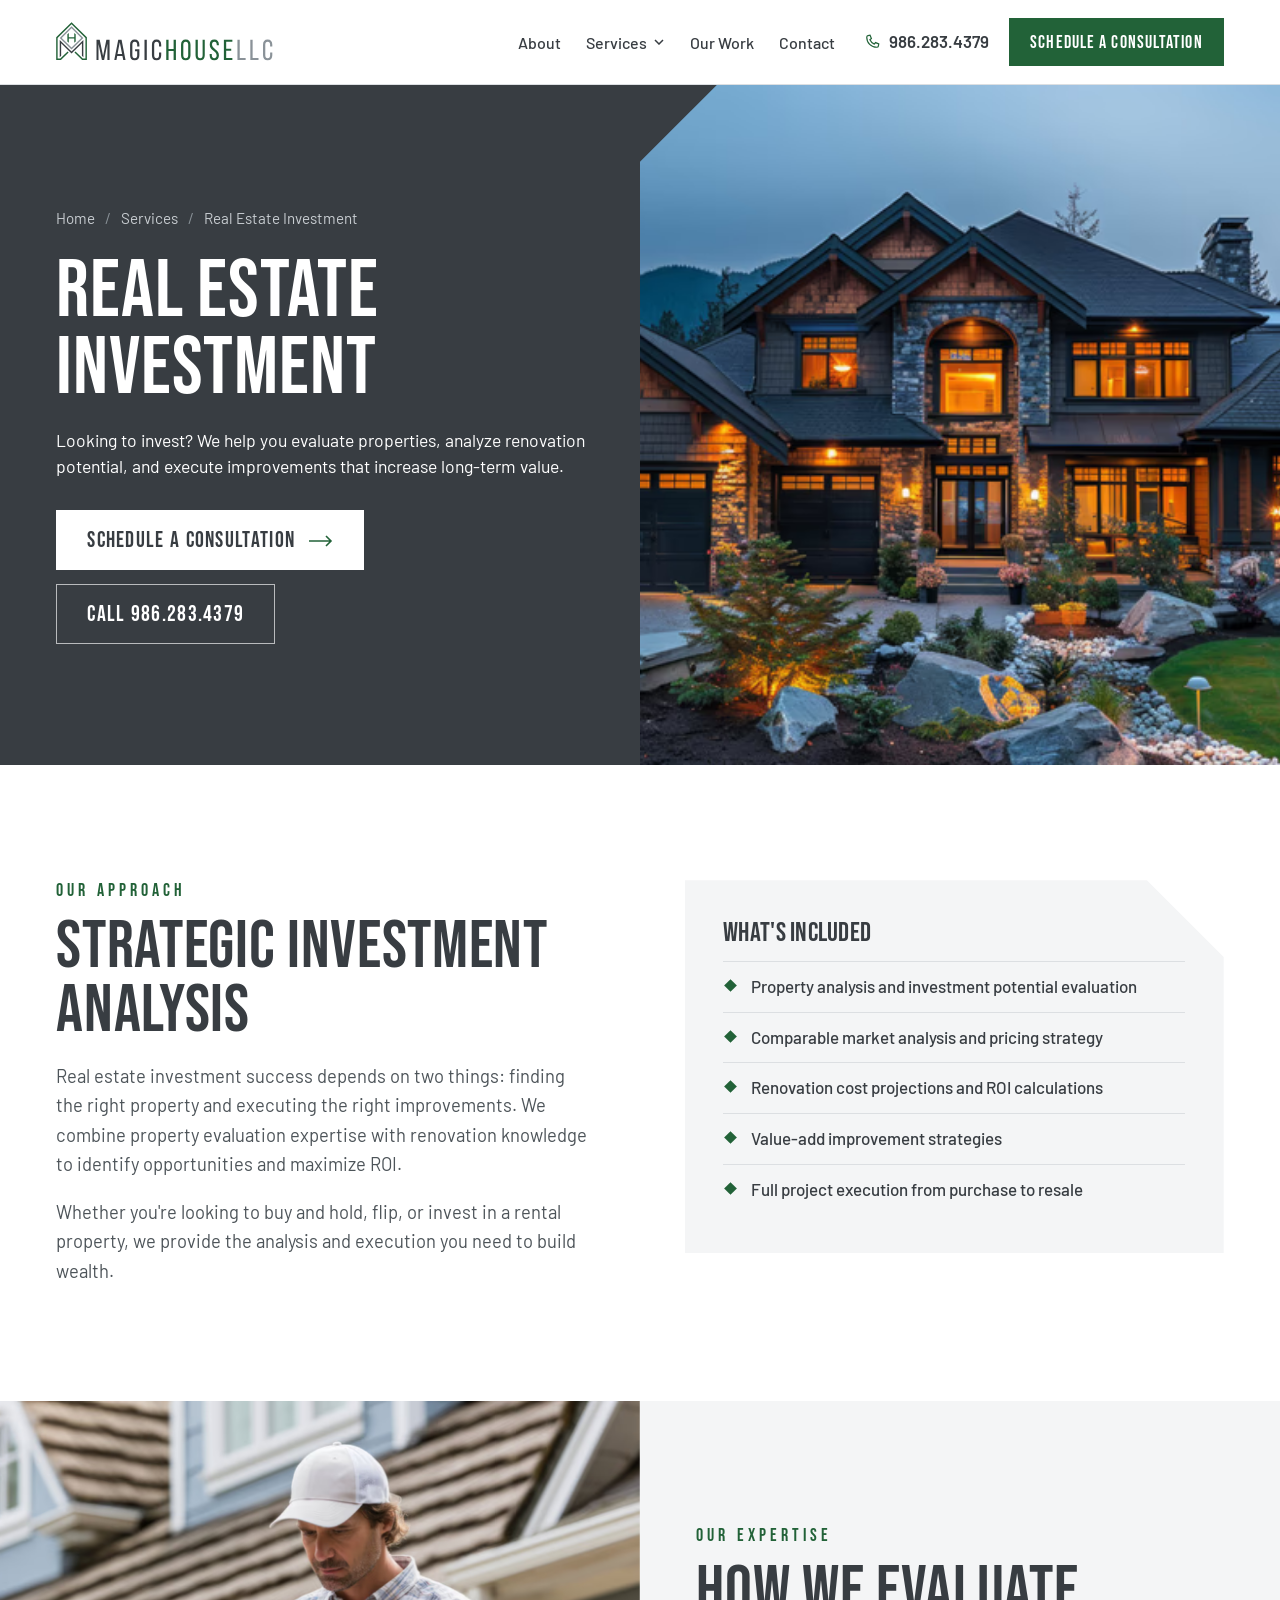
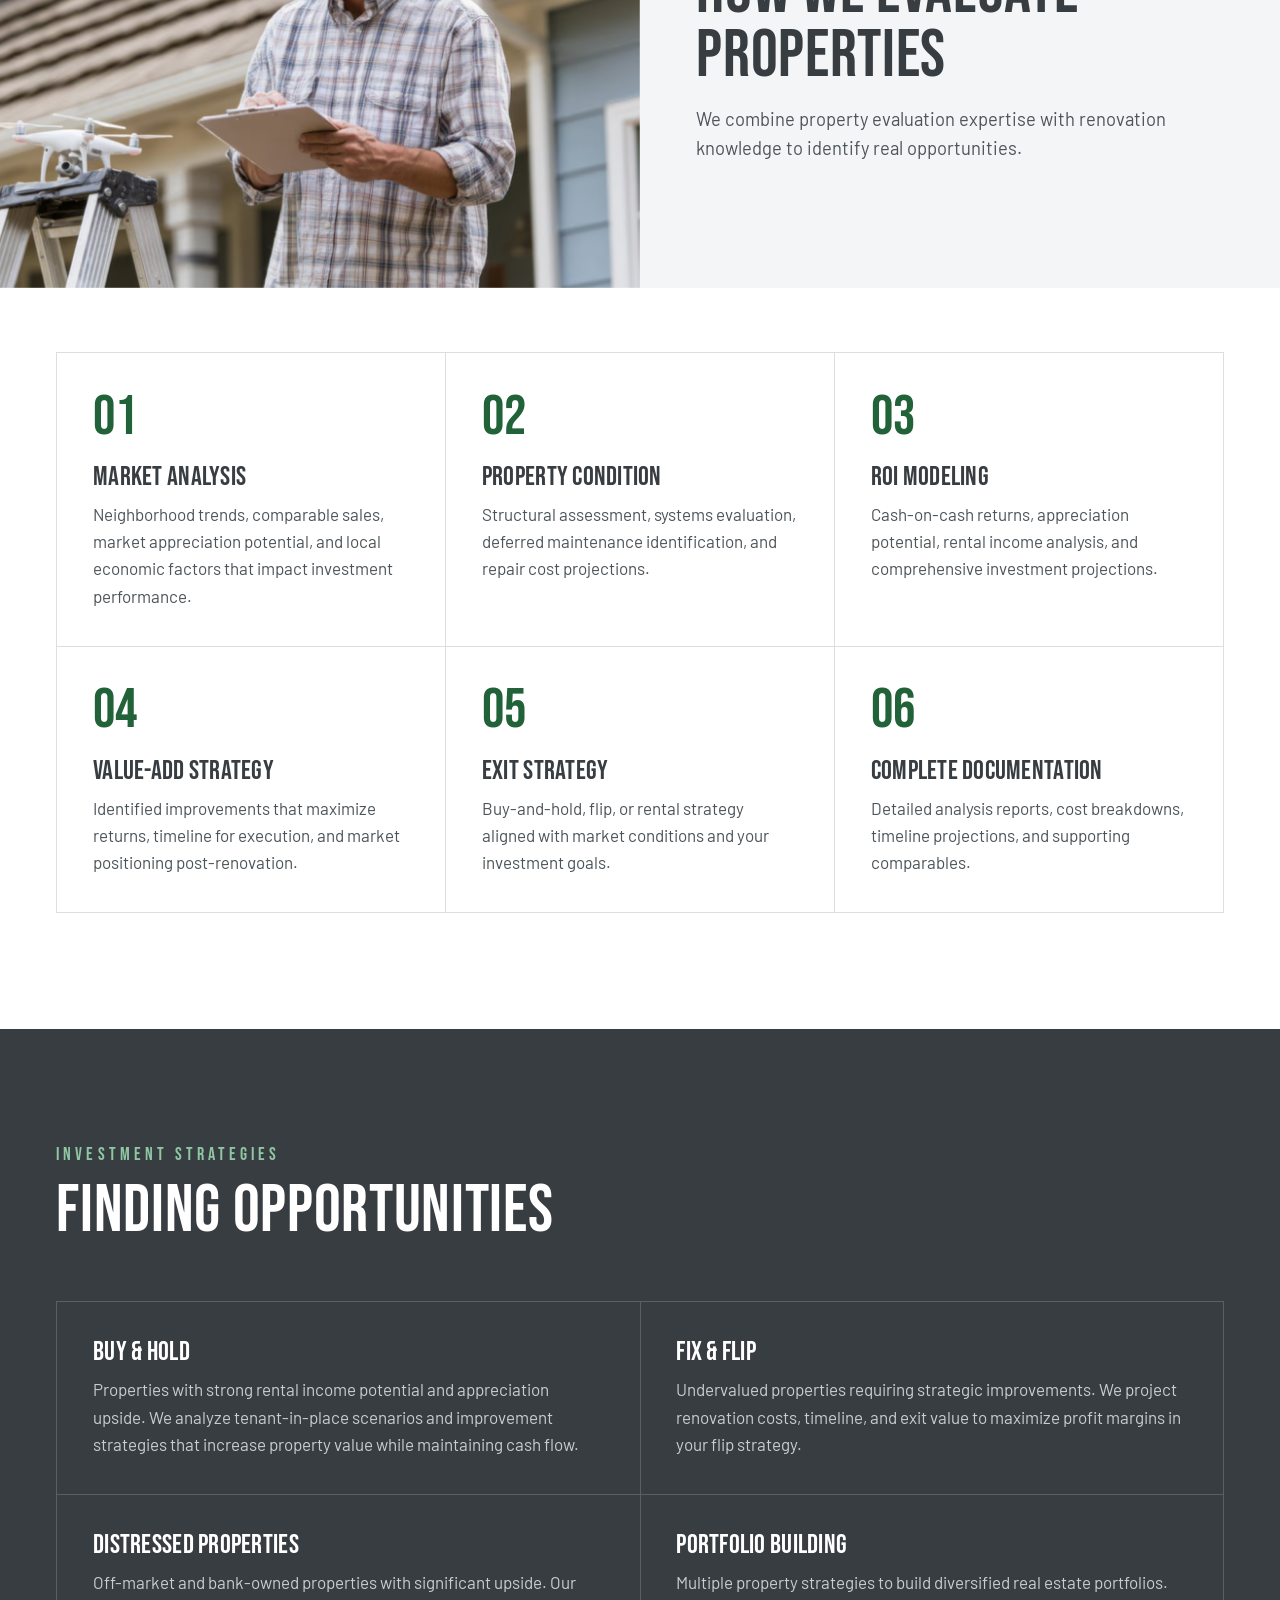
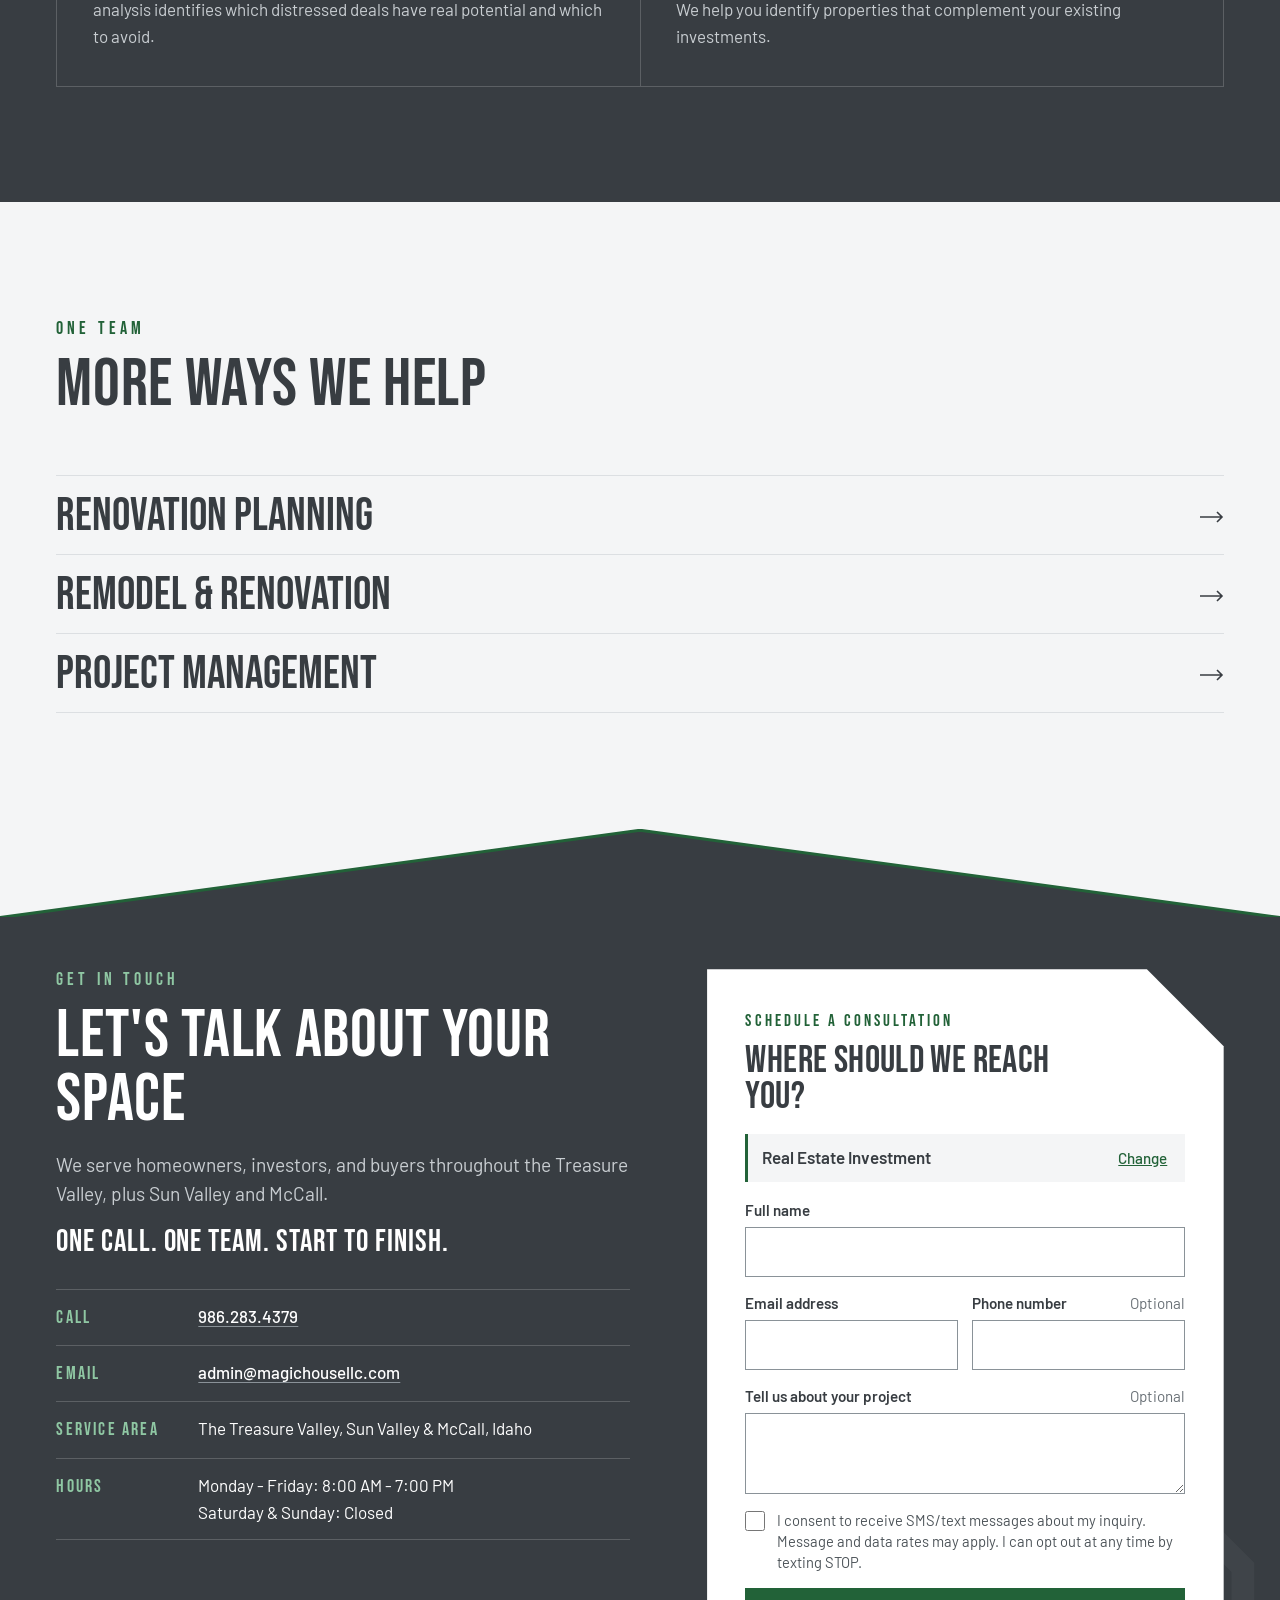
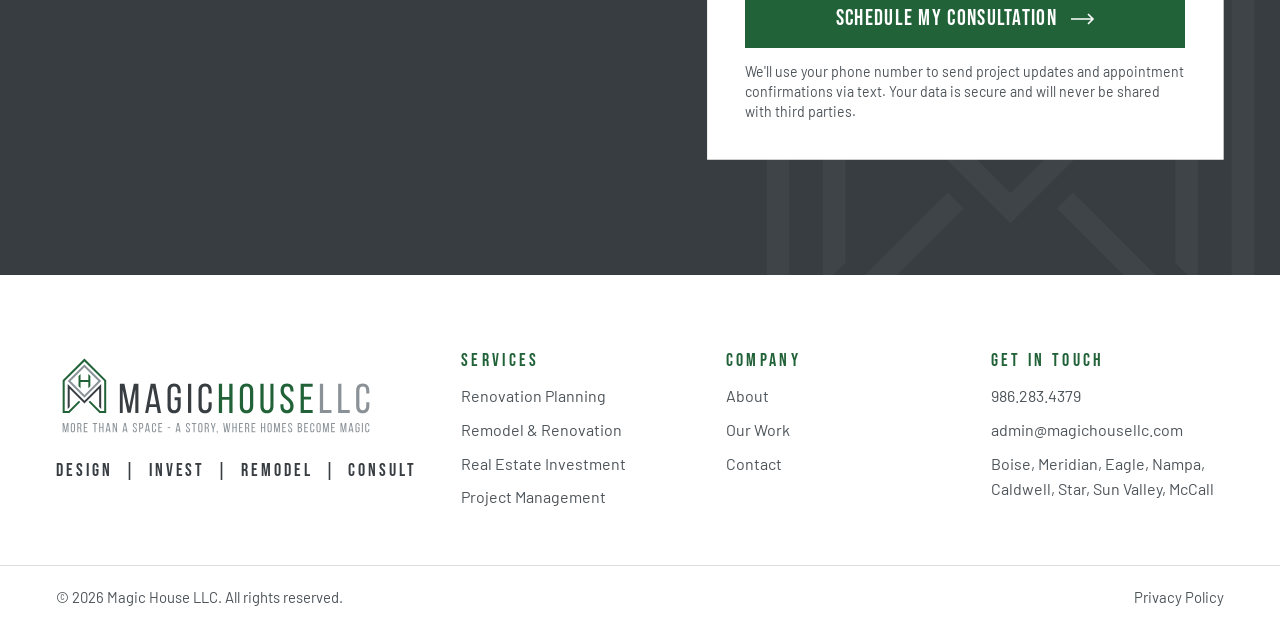
<file: real-estate-investment/index.html>
<!DOCTYPE html><html lang="en"><head><meta charSet="utf-8"/><meta http-equiv="x-ua-compatible" content="ie=edge"/><meta name="viewport" content="width=device-width, initial-scale=1, shrink-to-fit=no"/><meta name="generator" content="Gatsby 5.16.1"/><meta name="description" content="Looking to invest? We help you evaluate properties, analyze renovation potential, and execute improvements that increase long-term value." data-gatsby-head="true"/><meta name="theme-color" content="#383D42" data-gatsby-head="true"/><meta property="og:type" content="website" data-gatsby-head="true"/><meta property="og:site_name" content="Magic House LLC" data-gatsby-head="true"/><meta property="og:title" content="Real Estate Investment Help in the Treasure Valley | Magic House LLC" data-gatsby-head="true"/><meta property="og:description" content="Looking to invest? We help you evaluate properties, analyze renovation potential, and execute improvements that increase long-term value." data-gatsby-head="true"/><meta property="og:url" content="https://themagichousellc.com/real-estate-investment/" data-gatsby-head="true"/><meta property="og:image" content="https://themagichousellc.com/og-image.jpg" data-gatsby-head="true"/><meta name="twitter:card" content="summary_large_image" data-gatsby-head="true"/><meta name="twitter:title" content="Real Estate Investment Help in the Treasure Valley | Magic House LLC" data-gatsby-head="true"/><meta name="twitter:description" content="Looking to invest? We help you evaluate properties, analyze renovation potential, and execute improvements that increase long-term value." data-gatsby-head="true"/><meta name="twitter:image" content="https://themagichousellc.com/og-image.jpg" data-gatsby-head="true"/><style data-href="/styles.0ccec63f8c08e8dfbed8.css" data-identity="gatsby-global-css">@font-face{font-display:swap;font-family:Bebas Neue;font-weight:400;src:url(/fonts/bebas-neue-latin-400-normal.woff2) format("woff2")}@font-face{font-display:swap;font-family:Barlow;font-weight:400;src:url(/fonts/barlow-latin-400-normal.woff2) format("woff2")}@font-face{font-display:swap;font-family:Barlow;font-weight:500;src:url(/fonts/barlow-latin-500-normal.woff2) format("woff2")}@font-face{font-display:swap;font-family:Barlow;font-weight:600;src:url(/fonts/barlow-latin-600-normal.woff2) format("woff2")}@font-face{ascent-override:165%;descent-override:61%;font-family:Bebas Fallback;line-gap-override:0%;size-adjust:57.66%;src:local("Arial"),local("Roboto")}@font-face{ascent-override:103%;descent-override:21%;font-family:Barlow Fallback;line-gap-override:0%;size-adjust:97.34%;src:local("Arial"),local("Roboto")}:root{--charcoal:#383d42;--charcoal-deep:#25292c;--green:#226238;--green-deep:#194a2a;--green-light:#8fc7a3;--steel:#8a9298;--steel-light:#c8cdd1;--mist:#f4f5f6;--line:#dcdfe2;--line-dark:hsla(0,0%,100%,.18);--text:#4d5459;--white:#fff;--display:"Bebas Neue","Bebas Fallback","Arial Narrow",sans-serif;--body:"Barlow","Barlow Fallback",system-ui,sans-serif;--wrap:1360px;--gutter:clamp(20px,4.4vw,64px);--section-y:clamp(72px,9vw,136px);--header-h:84px;--proof-h:72px;--cut:clamp(44px,6vw,96px);--ease:cubic-bezier(0.2,0.7,0.2,1)}*,:after,:before{box-sizing:border-box}html{-webkit-text-size-adjust:100%;scroll-behavior:smooth;scroll-padding-top:calc(var(--header-h) + 16px)}html.menu-open{overflow:hidden}body{-webkit-font-smoothing:antialiased;background:var(--white);color:var(--text);font-family:var(--body);font-size:1.0625rem;line-height:1.6;margin:0}img,svg,video{display:block;max-width:100%}h1,h2,h3{color:var(--charcoal);font-family:var(--display);font-weight:400;letter-spacing:.01em;margin:0}h1{font-size:clamp(3.25rem,6.4vw,6.5rem);line-height:.94}h2{font-size:clamp(2.75rem,5.2vw,5rem);line-height:.96}h3{font-size:clamp(1.6rem,2.1vw,2rem);line-height:1.05}ol,p,ul{margin:0}ol,ul{list-style:none;padding:0}a{color:var(--green)}a:focus-visible,button:focus-visible,summary:focus-visible{outline:2px solid var(--green);outline-offset:3px}.contact a:focus-visible,.hero a:focus-visible,.page-hero a:focus-visible,.section--dark a:focus-visible,.section--dark button:focus-visible{outline-color:var(--white)}.wrap{margin-inline:auto;max-width:var(--wrap);padding-inline:var(--gutter);width:100%}.skip-link{background:var(--charcoal);color:var(--white);left:16px;padding:12px 18px;position:absolute;top:-100px;z-index:100}.skip-link:focus{top:12px}.eyebrow{color:var(--green);font-family:var(--display);font-size:1.15rem;letter-spacing:.22em;line-height:1.2;margin-bottom:14px}.js [data-reveal]{opacity:0;transform:translateY(22px);transition:opacity .7s var(--ease),transform .7s var(--ease)}.js [data-reveal].is-visible{opacity:1;transform:none}.btn{--fill:var(--charcoal);--curve:22px;align-items:center;background:none;border:1px solid transparent;cursor:pointer;display:inline-flex;font-family:var(--display);font-size:1.35rem;gap:14px;isolation:isolate;justify-content:center;letter-spacing:.06em;line-height:1;min-height:60px;overflow:hidden;padding:6px 30px 4px;position:relative;text-decoration:none;transition:color .3s ease .12s,border-color .35s var(--ease),border-radius .6s cubic-bezier(.4,0,.2,1);white-space:nowrap}.btn:before,.lead-form__option:before,.reel__controls button:before{background:var(--fill);clip-path:circle(0 at 0 100%);content:"";inset:0;position:absolute;transition:clip-path .6s cubic-bezier(.4,0,.2,1);z-index:-1}.btn:focus-visible:before,.lead-form__option:focus-visible:before,.reel__controls button:focus-visible:before{clip-path:circle(150% at 0 100%)}.btn:focus-visible,.lead-form__option:focus-visible,.reel__controls button:focus-visible{border-color:var(--fill);border-top-right-radius:var(--curve)}@media (hover:hover){.btn:not(:disabled):hover:before,.lead-form__option:hover:before,.reel__controls button:hover:before{clip-path:circle(150% at 0 100%)}.btn:not(:disabled):hover,.lead-form__option:hover,.reel__controls button:hover{border-color:var(--fill);border-top-right-radius:var(--curve)}}.btn .arrow,.lead-form__option .arrow,.service-links .arrow,.text-link .arrow{flex:none;transition:transform .25s var(--ease)}.btn:hover .arrow,.lead-form__option:hover .arrow,.service-links a:hover .arrow,.text-link:hover .arrow,a:hover .text-link .arrow{transform:translateX(5px)}.btn--primary{background:var(--green);color:var(--white)}.btn--primary:disabled{cursor:progress;opacity:.7}.btn--light{--fill:var(--green);background:var(--white);color:var(--charcoal)}.btn--light .arrow{color:var(--green);transition:transform .25s var(--ease),color .3s ease .12s}.btn--light:focus-visible,.btn--light:hover{color:var(--white)}.btn--light:focus-visible .arrow,.btn--light:hover .arrow{color:var(--white)}.btn--ghost{border-color:var(--charcoal);color:var(--charcoal)}.btn--ghost:focus-visible,.btn--ghost:hover{color:var(--white)}.btn--ghost-light{--fill:var(--white);border-color:hsla(0,0%,100%,.65);color:var(--white)}.btn--ghost-light:focus-visible,.btn--ghost-light:hover{color:var(--charcoal)}.btn--small{--curve:16px;font-size:1.15rem;min-height:48px;padding-inline:20px}.btn--block{width:100%}.actions{display:flex;flex-wrap:wrap;gap:14px}.text-link{align-items:center;color:var(--green);display:inline-flex;font-family:var(--display);font-size:1.25rem;gap:12px;letter-spacing:.06em;text-decoration:none}.text-link--light{color:var(--white)}.site-header{background:var(--white);border-bottom:1px solid var(--line);position:sticky;top:0;z-index:50}.site-header__row{align-items:center;display:flex;gap:28px;height:var(--header-h)}.site-header__logo{flex:none}.site-header__logo img{height:auto;width:clamp(190px,17vw,232px)}.site-nav{align-items:center;display:flex;gap:clamp(18px,2vw,32px);margin-left:auto}.site-nav>a,.site-nav__group>button{align-items:center;background:none;border:0;color:var(--charcoal);cursor:pointer;display:inline-flex;font:500 1rem var(--body);gap:7px;height:var(--header-h);padding:0;text-decoration:none}.site-nav>a.is-current,.site-nav>a:hover,.site-nav__group:hover>button{color:var(--green)}.site-nav__group{position:relative}.site-nav__menu{background:var(--white);border:1px solid var(--line);border-top:3px solid var(--green);left:-24px;opacity:0;padding:10px 0;position:absolute;top:100%;transform:translateY(6px);transition:opacity .18s,transform .18s var(--ease),visibility .18s;visibility:hidden;width:280px}.site-nav__group:focus-within .site-nav__menu,.site-nav__group:hover .site-nav__menu{opacity:1;transform:none;visibility:visible}.site-nav__menu a{color:var(--charcoal);display:block;font-weight:500;padding:11px 24px;text-decoration:none}.site-nav__menu a:hover{background:var(--mist);color:var(--green)}.site-header__actions{align-items:center;display:flex;gap:20px}.site-header__phone{align-items:center;color:var(--charcoal);display:inline-flex;font-weight:600;gap:8px;text-decoration:none;white-space:nowrap}.site-header__phone svg{color:var(--green)}.site-header__toggle{background:none;border:1px solid var(--line);cursor:pointer;display:none;height:48px;padding:0;position:relative;width:48px}.site-header__toggle span{background:var(--charcoal);height:2px;left:13px;position:absolute;transition:transform .2s var(--ease),top .2s var(--ease);width:20px}.site-header__toggle span:first-child{top:19px}.site-header__toggle span:last-child{top:26px}.site-header__toggle[aria-expanded=true] span:first-child{top:23px;transform:rotate(45deg)}.site-header__toggle[aria-expanded=true] span:last-child{top:23px;transform:rotate(-45deg)}.mobile-menu{display:none}.hero{align-items:flex-end;background:var(--charcoal-deep);display:flex;isolation:isolate;min-height:calc(100svh - var(--header-h) - var(--proof-h));overflow:hidden;position:relative}.hero .hero__image{inset:0;position:absolute;z-index:-2}.hero__shade{background:linear-gradient(90deg,rgba(37,41,44,.76),rgba(37,41,44,.62) 40%,rgba(37,41,44,.26) 56%,rgba(37,41,44,0) 70%),linear-gradient(0deg,rgba(37,41,44,.62),rgba(37,41,44,0) 46%);inset:0;position:absolute;z-index:-1}.hero__content{padding-block:clamp(48px,7vh,88px)}.hero .eyebrow,.hero h1{color:var(--white)}.hero h1{font-size:clamp(4.1rem,9vw,9rem);line-height:.88}.hero h1 span{display:block}.hero__lead{color:var(--white);font-size:clamp(1.1rem,1.5vw,1.3rem);line-height:1.5;margin:22px 0 32px;max-width:600px}.video-loop{background:var(--charcoal);height:100%;overflow:hidden;position:relative;width:100%}.video-loop img,.video-loop video{height:100%;inset:0;object-fit:cover;position:absolute;width:100%}.video-loop video{opacity:0;transition:opacity .8s}.video-loop.is-playing video{opacity:1}.proof{background:var(--green);display:grid;grid-template-columns:repeat(4,1fr)}.proof li{align-items:center;border-left:1px solid hsla(0,0%,100%,.22);color:var(--white);display:flex;font-family:var(--display);font-size:clamp(1.1rem,1.55vw,1.45rem);justify-content:center;letter-spacing:.08em;line-height:1.1;min-height:var(--proof-h);padding:8px 16px 6px;text-align:center}.proof li:first-child{border-left:0}.section{padding-block:var(--section-y)}.section--tight{padding-block:clamp(48px,5vw,72px) var(--section-y)}.section--mist{background:var(--mist)}.section--dark{background:var(--charcoal);color:var(--steel-light)}.section--dark h2,.section--dark h3{color:var(--white)}.section--dark .eyebrow{color:var(--green-light)}.section-head{margin-bottom:clamp(36px,4.5vw,64px);max-width:820px}.section-head__intro{font-size:1.2rem;line-height:1.5;margin-top:18px}.gap__grid{align-items:center;display:grid;gap:clamp(40px,6vw,96px);grid-template-columns:minmax(0,.92fr) minmax(0,1.08fr)}.gap__title span{display:block}.gap__text{font-size:1.15rem;margin-top:20px}.gap__text strong{color:var(--charcoal);font-weight:600}.gap__compare{display:grid;grid-template-columns:1fr 1.12fr}.gap__label{font-family:var(--display);font-size:1.1rem;letter-spacing:.18em;margin-bottom:18px}.gap__old{background:var(--mist);border:1px solid var(--line);border-right:0;padding:clamp(24px,3vw,40px)}.gap__old li{border-bottom:1px solid var(--line);color:var(--text);font-weight:500;padding:11px 0;text-decoration:line-through;text-decoration-color:var(--steel)}.gap__note{font-size:.98rem;line-height:1.4;margin-top:16px}.gap__new{background:var(--green);clip-path:polygon(0 0,calc(100% - var(--cut)) 0,100% var(--cut),100% 100%,0 100%);color:var(--white);display:flex;flex-direction:column;padding:clamp(24px,3vw,40px)}.gap__big{font-family:var(--display);font-size:clamp(2.9rem,4.6vw,4.5rem);line-height:.98;margin-bottom:auto;padding-bottom:28px}.service-tiles{display:grid;gap:clamp(16px,2vw,28px);grid-template-columns:repeat(12,1fr)}.service-tile{background:var(--white);color:inherit;display:flex;flex-direction:column;grid-column:span 5;position:relative;text-decoration:none}.service-tile:first-child,.service-tile:nth-child(4){grid-column:span 7}.service-tile__image{height:clamp(240px,26vw,370px);overflow:hidden}.service-tile__image .gatsby-image-wrapper{height:100%;transition:transform .7s var(--ease)}.service-tile:hover .service-tile__image .gatsby-image-wrapper{transform:scale(1.04)}.service-tile__body{align-items:flex-start;border-bottom:3px solid var(--green);display:flex;flex:1 1;flex-direction:column;padding:clamp(22px,2.4vw,34px);position:relative}.service-tile__number{color:var(--steel);font-family:var(--display);font-size:1.5rem;letter-spacing:.06em;position:absolute;right:clamp(22px,2.4vw,34px);top:clamp(16px,2vw,26px)}.service-tile h3{font-size:clamp(2rem,2.8vw,2.75rem);padding-right:48px}.service-tile p{margin:10px 0 18px}.service-tile .text-link{margin-top:auto}.work__head{align-items:flex-end;display:flex;gap:32px;justify-content:space-between;margin-bottom:clamp(32px,4vw,56px)}.work__head>p{font-size:1.15rem;line-height:1.5;max-width:440px}.work{overflow:hidden}.reel{--reel-gap:clamp(14px,2vw,28px);touch-action:pan-y}.reel__stage{display:grid;justify-items:center}.reel__slide{grid-area:1/1;opacity:.42;position:relative;transform:translateX(calc(var(--position)*(100% + var(--reel-gap)))) scale(.9);transform-origin:50% 36%;transition:transform .6s var(--ease),opacity .6s var(--ease);width:calc(33.33333% - var(--reel-gap)*2/3)}.reel__slide.is-active{opacity:1;transform:none;z-index:1}.reel__slide.is-away{opacity:0;transition:none;visibility:hidden}.reel__pick{background:none;border:0;cursor:pointer;inset:0;padding:0;position:absolute}.reel__pick:focus-visible{outline:2px solid var(--white);outline-offset:3px}.reel__slide:not(.is-active):hover{opacity:.7}.reel__slide:not(.is-active) figcaption{opacity:0}.reel__controls{align-items:center;display:flex;gap:20px;justify-content:center;margin-top:clamp(20px,2.4vw,32px)}.reel__controls button{--fill:var(--white);--curve:16px;background:none;border:1px solid var(--line-dark);color:var(--white);cursor:pointer;display:grid;height:56px;isolation:isolate;overflow:hidden;padding:0;place-items:center;position:relative;transition:color .3s ease .12s,border-color .35s var(--ease),border-radius .6s cubic-bezier(.4,0,.2,1);width:56px}.reel__controls button:focus-visible,.reel__controls button:hover{color:var(--charcoal)}.reel__controls button:focus-visible{outline-color:var(--white)}.reel__prev .arrow{transform:rotate(180deg)}.reel__controls p{color:var(--white);font-family:var(--display);font-size:1.15rem;letter-spacing:.14em;min-width:150px;padding-top:3px;text-align:center}.work figure{margin:0}.work .video-loop{aspect-ratio:3/4;pointer-events:none}.work figcaption{display:grid;gap:3px;line-height:1.35;padding-top:16px;text-align:center;transition:opacity .4s}.work figcaption strong{color:var(--white);font-family:var(--display);font-size:1.65rem;font-weight:400;letter-spacing:.03em;line-height:1.05}.work__place{color:var(--green-light);font-family:var(--display);font-size:1rem;letter-spacing:.18em;margin-top:6px}.line-grid{border-left:1px solid var(--line);border-top:1px solid var(--line);display:grid}.line-grid--2{grid-template-columns:repeat(2,1fr)}.line-grid--3{grid-template-columns:repeat(3,1fr)}.line-grid--4{grid-template-columns:repeat(4,1fr)}.line-grid li{border-bottom:1px solid var(--line);border-right:1px solid var(--line);padding:clamp(24px,2.8vw,40px)}.line-grid h3{margin-bottom:10px}.line-grid__number{color:var(--green);display:block;font-family:var(--display);font-size:clamp(3rem,4.4vw,4.25rem);line-height:1;margin-bottom:18px}.section--dark .line-grid,.section--dark .line-grid li{border-color:var(--line-dark)}.section--dark .line-grid__number{color:var(--green-light)}.split{display:grid;gap:clamp(40px,7vw,112px);grid-template-columns:minmax(0,1fr) minmax(0,1fr)}.split__copy p:not(.eyebrow){font-size:1.15rem;margin-top:18px}.split__list{align-self:start;background:var(--mist);clip-path:polygon(0 0,calc(100% - var(--cut)) 0,100% var(--cut),100% 100%,0 100%);padding:clamp(26px,3vw,44px)}.split__list h3{margin-bottom:14px}.check-list li{border-top:1px solid var(--line);color:var(--charcoal);font-weight:500;line-height:1.4;padding:13px 0 13px 28px;position:relative}.check-list li:before{background:var(--green);content:"";height:9px;left:3px;position:absolute;top:19px;transform:rotate(45deg);width:9px}.page-hero{background:var(--charcoal);color:var(--steel-light);display:grid;grid-template-columns:minmax(0,1fr) minmax(0,1fr);min-height:min(680px,calc(100svh - var(--header-h)))}.page-hero__copy{align-items:flex-start;display:flex;flex-direction:column;justify-content:center;padding:clamp(40px,5vw,72px) clamp(28px,4vw,64px) clamp(40px,5vw,72px) max(var(--gutter),calc((100vw - var(--wrap))/2 + var(--gutter)))}.page-hero h1,.page-hero__lead{color:var(--white)}.page-hero__lead{font-size:clamp(1.1rem,1.35vw,1.25rem);line-height:1.5;margin:20px 0 30px;max-width:560px}.page-hero__image{clip-path:polygon(var(--cut) 0,100% 0,100% 100%,0 100%,0 var(--cut));overflow:hidden;position:relative}.page-hero__image .gatsby-image-wrapper{inset:0;position:absolute}.crumbs{font-size:.95rem;margin-bottom:22px}.crumbs ol{display:flex;flex-wrap:wrap;gap:6px 10px}.crumbs li+li:before{color:var(--steel);content:"/";margin-right:10px}.crumbs a,.crumbs span{color:var(--steel-light);text-decoration:none}.crumbs a:hover{color:var(--white)}.story{display:grid;gap:clamp(32px,6vw,96px);grid-template-columns:minmax(0,.8fr) minmax(0,1.2fr)}.story__head{align-self:start;position:sticky;top:calc(var(--header-h) + 32px)}.story__body{display:grid;font-size:1.15rem;gap:20px}.story__opening{color:var(--charcoal);font-size:clamp(1.35rem,1.9vw,1.6rem);line-height:1.4}.story__turn{border-left:3px solid var(--green);color:var(--charcoal);font-family:var(--display);font-size:clamp(2.4rem,4vw,3.5rem);line-height:1;margin-block:10px;padding:14px 0 10px 24px}.story__sign{border-top:1px solid var(--line);font-size:1rem;padding-top:20px}.story__sign strong{color:var(--charcoal);font-weight:600}.pair{display:grid;gap:clamp(24px,4vw,56px);grid-template-columns:repeat(2,1fr)}.pair__image{clip-path:polygon(0 0,calc(100% - var(--cut)) 0,100% var(--cut),100% 100%,0 100%);height:clamp(240px,28vw,400px);margin-bottom:24px;overflow:hidden}.pair__image .gatsby-image-wrapper{height:100%}.pair h3{font-size:clamp(2rem,2.8vw,2.75rem);margin-bottom:8px}.service-links{border-top:1px solid var(--line);display:grid}.service-links a{align-items:center;border-bottom:1px solid var(--line);color:var(--charcoal);display:flex;font-family:var(--display);font-size:clamp(2rem,3.6vw,3.25rem);gap:20px;justify-content:space-between;line-height:1;padding:18px 0 14px;text-decoration:none;transition:color .2s,padding-left .25s var(--ease)}.service-links a:hover{color:var(--green);padding-left:12px}.area,.band,.family{display:grid;grid-template-columns:repeat(2,1fr)}.family{background:var(--green)}.family,.family .eyebrow,.family h2{color:var(--white)}.area__image,.band__image,.family__image{min-height:clamp(320px,38vw,560px);position:relative}.area__image .gatsby-image-wrapper,.band__image .gatsby-image-wrapper,.family__image .gatsby-image-wrapper{inset:0;position:absolute}.area__copy,.band__copy,.family__copy{align-self:center;max-width:660px;padding:clamp(40px,6vw,88px) var(--gutter)}.family__copy p:not(.eyebrow){font-size:1.15rem;margin-block:18px 24px}.area{background:var(--mist)}.area__copy>p:not(.eyebrow),.band__copy>p:not(.eyebrow){font-size:1.15rem;margin-top:16px}.area__copy ul{border-top:1px solid var(--line);display:grid;gap:0 24px;grid-template-columns:repeat(2,1fr);margin-top:20px}.area__copy li{border-bottom:1px solid var(--line);color:var(--charcoal);font-family:var(--display);font-size:1.5rem;letter-spacing:.04em;padding:11px 0 8px}.band{background:var(--mist)}.band--reverse .band__image{order:2}.scope{display:grid;gap:clamp(28px,3vw,44px) clamp(16px,2vw,28px);grid-template-columns:repeat(3,1fr)}.scope .gatsby-image-wrapper,.scope__real{aspect-ratio:3/2;height:auto;margin-bottom:16px;object-fit:cover;object-position:50% 60%;width:100%}.scope h3{margin-bottom:6px}.faq{display:grid;gap:clamp(24px,5vw,80px);grid-template-columns:minmax(0,.7fr) minmax(0,1.3fr)}.faq .section-head{align-self:start;margin-bottom:0;position:sticky;top:calc(var(--header-h) + 32px)}.faq__list{border-top:1px solid var(--line)}.faq details{border-bottom:1px solid var(--line)}.faq summary{color:var(--charcoal);cursor:pointer;font-family:var(--display);font-size:clamp(1.5rem,2vw,1.85rem);letter-spacing:.02em;line-height:1.1;list-style:none;padding:20px 44px 18px 0;position:relative}.faq summary::-webkit-details-marker{display:none}.faq summary:after{border-bottom:2px solid var(--green);border-right:2px solid var(--green);content:"";height:11px;position:absolute;right:8px;top:26px;transform:rotate(45deg);transition:transform .2s var(--ease);width:11px}.faq details[open] summary:after{top:31px;transform:rotate(225deg)}.faq details p{max-width:680px;padding-bottom:22px}.contact{background:var(--charcoal);color:var(--steel-light);overflow:hidden;padding-block:clamp(96px,11vw,168px) var(--section-y);position:relative;scroll-margin-top:var(--header-h)}.contact:before{aspect-ratio:214/254;background:url(/mark-white.svg) 50%/contain no-repeat;bottom:-14%;content:"";opacity:.035;pointer-events:none;position:absolute;right:-4%;width:min(640px,60vw)}.contact__roof{height:clamp(40px,7vw,104px);left:0;position:absolute;top:-1px;width:100%}.contact__roof-sky{fill:var(--mist)}.contact__roof-line{fill:none;stroke:var(--green);stroke-width:3;vector-effect:non-scaling-stroke}.contact__grid{align-items:start;display:grid;gap:0 clamp(40px,6vw,96px);grid-template-columns:minmax(0,1fr) minmax(0,.9fr);grid-template-rows:auto 1fr;position:relative}.contact__grid .lead-form{grid-column:2;grid-row:1/span 2}.contact__copy h1,.contact__copy h2{color:var(--white)}.contact__copy .eyebrow{color:var(--green-light)}.contact__body{font-size:1.2rem;line-height:1.5;margin-top:18px}.contact__promise{color:var(--white);font-family:var(--display);font-size:clamp(1.7rem,2.4vw,2.2rem);letter-spacing:.03em;line-height:1.1;margin-top:16px}.contact-details{border-top:1px solid var(--line-dark);grid-column:1;margin:30px 0 0}.contact-details>div{border-bottom:1px solid var(--line-dark);display:grid;gap:12px;grid-template-columns:130px 1fr;padding:13px 0}.contact-details dt{color:var(--green-light);font-family:var(--display);font-size:1.15rem;letter-spacing:.12em}.contact-details dd{color:var(--white);margin:0}.contact-details dd span{display:block}.contact-details a{color:var(--white);font-weight:500;overflow-wrap:anywhere;text-decoration-color:var(--steel);text-underline-offset:3px}.contact--page{padding-block:clamp(48px,6vw,88px)}.contact--page .crumbs{margin-bottom:18px}.lead-form{background:var(--white);clip-path:polygon(0 0,calc(100% - var(--cut)) 0,100% var(--cut),100% 100%,0 100%);color:var(--text);padding:clamp(24px,3vw,44px)}.lead-form__title{font-size:clamp(2.1rem,3vw,2.75rem);margin-bottom:18px;padding-right:var(--cut)}.lead-form__step{color:var(--green);font-family:var(--display);font-size:1.05rem;letter-spacing:.18em;margin-bottom:8px}.lead-form__options{display:grid;gap:10px}.lead-form__option{--fill:var(--green);--curve:22px;align-items:center;background:var(--white);border:1px solid var(--line);color:var(--charcoal);cursor:pointer;display:flex;font-family:var(--display);font-size:1.5rem;gap:16px;isolation:isolate;justify-content:space-between;letter-spacing:.04em;line-height:1;min-height:64px;overflow:hidden;padding:6px 20px 4px;position:relative;text-align:left;transition:color .3s ease .12s,border-color .35s var(--ease),border-radius .6s cubic-bezier(.4,0,.2,1)}.lead-form__option .arrow{color:var(--green);transition:transform .25s var(--ease),color .3s ease .12s}.lead-form__option:focus-visible,.lead-form__option:hover{color:var(--white)}.lead-form__option:focus-visible .arrow,.lead-form__option:hover .arrow{color:var(--white)}.lead-form__chosen{align-items:center;background:var(--mist);border-left:3px solid var(--green);color:var(--charcoal);display:flex;font-weight:600;gap:12px;justify-content:space-between;margin-bottom:16px;padding:10px 14px}.lead-form__chosen button{background:none;border:0;color:var(--green);cursor:pointer;font:500 .95rem var(--body);padding:4px;text-decoration:underline}.lead-form__fields{display:grid;gap:14px;grid-template-columns:repeat(2,1fr)}.field{display:grid;gap:5px;min-width:0}.field--wide,.field:first-child{grid-column:1/-1}.field span{color:var(--charcoal);display:flex;font-size:.95rem;font-weight:600;gap:8px;justify-content:space-between}.field em{color:#6a7177;font-style:normal;font-weight:400}.field input,.field textarea{background:var(--white);border:1px solid var(--steel);border-radius:0;color:var(--charcoal);font:400 1rem var(--body);min-height:50px;padding:11px 13px;transition:border-color .15s,box-shadow .15s;width:100%}.field textarea{resize:vertical}.field input:focus,.field textarea:focus{border-color:var(--green);box-shadow:0 0 0 1px var(--green);outline:0}.lead-form__consent{cursor:pointer;display:grid;font-size:.92rem;gap:10px;grid-template-columns:22px 1fr;line-height:1.4;margin-block:16px}.lead-form__consent input{accent-color:var(--green);height:20px;margin:1px 0 0;width:20px}.lead-form__note{font-size:.88rem;line-height:1.4;margin-top:14px}.lead-form__error{background:#fbeeed;border-left:3px solid #b3261e;color:#7a1a14;margin-top:12px;padding:10px 14px}.lead-form__error a{color:inherit;font-weight:600}.lead-form__trap{left:-9999px;position:absolute}.lead-form--done p{margin-top:8px}.lead-form--done a{font-weight:600}.prose{max-width:820px}.prose h1{margin-bottom:24px}.prose h2{font-size:clamp(1.8rem,2.6vw,2.25rem);margin:32px 0 8px}.prose .actions{margin-top:28px}.site-footer{background:var(--white);font-size:1rem;padding-top:clamp(48px,6vw,80px)}.site-footer__grid{display:grid;gap:32px;grid-template-columns:minmax(0,1.6fr) repeat(3,minmax(0,1fr))}.site-footer__brand img{height:auto;width:min(320px,100%)}.site-footer__brand p{color:var(--charcoal);font-family:var(--display);font-size:1.15rem;letter-spacing:.16em;margin-top:16px;white-space:pre-wrap}.site-footer h2{color:var(--green);font-size:1.15rem;letter-spacing:.18em;margin-bottom:10px}.site-footer li{padding:4px 0}.site-footer a{color:var(--text);overflow-wrap:anywhere;text-decoration:none}.site-footer a:hover{color:var(--green);text-decoration:underline}.site-footer__legal{border-top:1px solid var(--line);display:flex;flex-wrap:wrap;font-size:.93rem;gap:8px 24px;justify-content:space-between;margin-top:clamp(32px,4vw,56px);padding-block:20px}.mobile-bar{display:none}@media (max-width:1240px){.site-header__phone{display:none}}@media (max-width:1040px){:root{--header-h:72px}.site-header__actions .btn,.site-nav{display:none}.site-header__actions{margin-left:auto}.mobile-menu,.site-header__toggle{display:block}.mobile-menu{background:var(--white);inset:var(--header-h) 0 0;opacity:0;overflow-y:auto;padding:12px var(--gutter) 96px;position:fixed;transition:opacity .2s,visibility .2s;visibility:hidden}.mobile-menu.is-open{opacity:1;visibility:visible}.mobile-menu a{border-bottom:1px solid var(--line);color:var(--charcoal);display:block;font-family:var(--display);font-size:2rem;line-height:1.1;padding:14px 0 10px;text-decoration:none}.mobile-menu .mobile-menu__sub{font-size:1.5rem;padding-left:16px}.mobile-menu__label{color:var(--green);font-family:var(--display);font-size:1.1rem;letter-spacing:.18em;padding-top:20px}.contact__grid,.faq,.gap__grid,.split,.story{grid-template-columns:minmax(0,1fr)}.contact__grid .lead-form{grid-column:1;grid-row:auto;margin-top:28px}.faq .section-head,.story__head{position:static}.page-hero{grid-template-columns:minmax(0,1fr);min-height:0}.page-hero__copy{padding:44px var(--gutter)}.page-hero__image{height:56vw;min-height:260px}.line-grid--4,.scope{grid-template-columns:repeat(2,1fr)}.site-footer__grid{grid-template-columns:repeat(3,minmax(0,1fr))}.site-footer__brand{grid-column:1/-1}}@media (max-width:899px){.hero .hero__image img{object-position:74% 50%}.hero__shade{background:linear-gradient(0deg,rgba(37,41,44,.86),rgba(37,41,44,.72) 54%,rgba(37,41,44,.3) 70%,rgba(37,41,44,0) 86%)}}@media (max-width:760px){body{padding-bottom:64px}.mobile-bar{background:var(--charcoal);display:grid;grid-template-columns:1fr 1fr;inset:auto 0 0;padding-bottom:env(safe-area-inset-bottom);position:fixed;z-index:40}.mobile-bar a{align-items:center;color:var(--white);display:flex;font-family:var(--display);font-size:1.4rem;gap:10px;justify-content:center;letter-spacing:.06em;min-height:64px;padding-top:3px;text-decoration:none}.mobile-bar a:last-child{background:var(--green)}.proof{grid-template-columns:repeat(2,1fr)}.proof li{border-top:1px solid hsla(0,0%,100%,.22);min-height:64px}.proof li:nth-child(odd){border-left:0}.proof li:nth-child(-n+2){border-top:0}.hero{min-height:calc(100svh - var(--header-h) - 64px)}.hero .eyebrow{font-size:1rem;letter-spacing:.1em}.actions .btn{width:100%}.gap__compare{grid-template-columns:minmax(0,1fr)}.gap__old{border-bottom:0;border-right:1px solid var(--line)}.service-tile,.service-tile:first-child,.service-tile:nth-child(4){grid-column:1/-1}.work__head{display:block}.reel__slide{width:72%}.work__head>p{margin-top:12px}.area,.band,.family,.line-grid--2,.line-grid--3,.line-grid--4{grid-template-columns:minmax(0,1fr)}.area__image,.band__image,.family__image{min-height:62vw}.band--reverse .band__image{order:0}.lead-form__fields,.pair,.scope{grid-template-columns:minmax(0,1fr)}.contact-details>div{grid-template-columns:84px 1fr}.contact-details dd{font-size:.97rem}.site-footer__grid{grid-template-columns:repeat(2,minmax(0,1fr))}.site-footer__grid>:last-child{grid-column:1/-1}.site-footer__brand p{font-size:1rem;letter-spacing:.08em}}@media (prefers-reduced-motion:reduce){html{scroll-behavior:auto}*,:after,:before{transition-duration:.01ms!important}.js [data-reveal]{opacity:1;transform:none}}</style><style>.gatsby-image-wrapper{position:relative;overflow:hidden}.gatsby-image-wrapper picture.object-fit-polyfill{position:static!important}.gatsby-image-wrapper img{bottom:0;height:100%;left:0;margin:0;max-width:none;padding:0;position:absolute;right:0;top:0;width:100%;object-fit:cover}.gatsby-image-wrapper [data-main-image]{opacity:0;transform:translateZ(0);transition:opacity .25s linear;will-change:opacity}.gatsby-image-wrapper-constrained{display:inline-block;vertical-align:top}</style><noscript><style>.gatsby-image-wrapper noscript [data-main-image]{opacity:1!important}.gatsby-image-wrapper [data-placeholder-image]{opacity:0!important}</style></noscript><script type="module">const e="undefined"!=typeof HTMLImageElement&&"loading"in HTMLImageElement.prototype;e&&document.body.addEventListener("load",(function(e){const t=e.target;if(void 0===t.dataset.mainImage)return;if(void 0===t.dataset.gatsbyImageSsr)return;let a=null,n=t;for(;null===a&&n;)void 0!==n.parentNode.dataset.gatsbyImageWrapper&&(a=n.parentNode),n=n.parentNode;const o=a.querySelector("[data-placeholder-image]"),r=new Image;r.src=t.currentSrc,r.decode().catch((()=>{})).then((()=>{t.style.opacity=1,o&&(o.style.opacity=0,o.style.transition="opacity 500ms linear")}))}),!0);</script><script>
var root = document.documentElement;
root.classList.add("js");
try {
  if (sessionStorage.getItem("mh-intro")) root.classList.add("intro-seen");
  else sessionStorage.setItem("mh-intro", "1");
} catch (error) {}
</script><link rel="preload" as="font" type="font/woff2" href="/fonts/bebas-neue-latin-400-normal.woff2" crossorigin="anonymous"/><link rel="preload" as="font" type="font/woff2" href="/fonts/barlow-latin-400-normal.woff2" crossorigin="anonymous"/><title data-gatsby-head="true">Real Estate Investment Help in the Treasure Valley | Magic House LLC</title><link rel="canonical" href="https://themagichousellc.com/real-estate-investment/" data-gatsby-head="true"/><link rel="icon" href="/favicon.svg" type="image/svg+xml" data-gatsby-head="true"/><link rel="icon" href="/favicon-32.png" sizes="32x32" type="image/png" data-gatsby-head="true"/><link rel="apple-touch-icon" href="/apple-touch-icon.png" data-gatsby-head="true"/><script type="application/ld+json" data-gatsby-head="true">{"@context":"https://schema.org","@type":"HomeAndConstructionBusiness","@id":"https://themagichousellc.com/#business","name":"Magic House LLC","slogan":"More than a space - a story, where homes become magic","description":"Family-owned design, investment, remodel, and consulting company in the Treasure Valley, Idaho.","url":"https://themagichousellc.com/","logo":"https://themagichousellc.com/logo.svg","image":"https://themagichousellc.com/og-image.jpg","telephone":"+1-986-283-4379","email":"admin@magichousellc.com","founder":{"@type":"Person","name":"Sajra Ibrahimagic"},"address":{"@type":"PostalAddress","addressRegion":"ID","addressCountry":"US"},"areaServed":[{"@type":"City","name":"Boise, ID"},{"@type":"City","name":"Meridian, ID"},{"@type":"City","name":"Eagle, ID"},{"@type":"City","name":"Nampa, ID"},{"@type":"City","name":"Caldwell, ID"},{"@type":"City","name":"Star, ID"},{"@type":"City","name":"Sun Valley, ID"},{"@type":"City","name":"McCall, ID"}],"openingHoursSpecification":{"@type":"OpeningHoursSpecification","dayOfWeek":["Monday","Tuesday","Wednesday","Thursday","Friday"],"opens":"08:00","closes":"19:00"}}</script><script type="application/ld+json" data-gatsby-head="true">{"@context":"https://schema.org","@type":"BreadcrumbList","itemListElement":[{"@type":"ListItem","position":1,"name":"Home","item":"https://themagichousellc.com/"},{"@type":"ListItem","position":2,"name":"Real Estate Investment","item":"https://themagichousellc.com/real-estate-investment/"}]}</script><script type="application/ld+json" data-gatsby-head="true">{"@context":"https://schema.org","@type":"Service","name":"Real Estate Investment","description":"Looking to invest? We help you evaluate properties, analyze renovation potential, and execute improvements that increase long-term value.","serviceType":"Real Estate Investment","provider":{"@id":"https://themagichousellc.com/#business"},"areaServed":["Boise, ID","Meridian, ID","Eagle, ID","Nampa, ID","Caldwell, ID","Star, ID","Sun Valley, ID","McCall, ID"]}</script></head><body><div class="intro" aria-hidden="true"><style>
.intro {
  position: fixed;
  inset: 0;
  z-index: 200;
  display: grid;
  place-items: center;
  overflow: hidden;
  pointer-events: none;
  animation: intro-gone 0.01s linear 2.62s forwards;
}
.intro-seen .intro {
  display: none;
}
.intro__door {
  position: absolute;
  top: 0;
  bottom: 0;
  width: calc(50% + 1px);
  background: #fff;
  animation: 0.62s cubic-bezier(0.7, 0, 0.2, 1) 2s forwards;
}
.intro__door--left {
  left: 0;
  animation-name: intro-door-left;
}
.intro__door--right {
  right: 0;
  animation-name: intro-door-right;
}
.intro__logo {
  position: relative;
  width: min(600px, 82vw);
  animation: intro-logo-out 0.28s ease-in 1.95s forwards;
}
.intro__logo svg {
  display: block;
  width: 100%;
  height: auto;
  overflow: visible;
}
.intro__logo p {
  margin: 3.2% 0 0;
  color: #8a9298;
  font-family: "Bebas Neue", "Arial Narrow", sans-serif;
  font-size: clamp(0.62rem, 2.5vw, 1.02rem);
  letter-spacing: 0.17em;
  line-height: 1;
  text-align: center;
  white-space: nowrap;
  animation: intro-fade 0.3s ease-out 1.4s both;
}
.intro__mark {
  animation: intro-mark 0.45s cubic-bezier(0.6, 0, 0.2, 1) 0.9s both;
}
.intro__roof {
  animation: intro-roof 0.5s cubic-bezier(0.2, 0.7, 0.2, 1) 0.05s both;
}
.intro__m {
  animation: intro-m 0.5s cubic-bezier(0.2, 0.7, 0.2, 1) 0.05s both;
}
.intro__diamond {
  transform-box: fill-box;
  transform-origin: center;
  animation: intro-diamond 0.45s cubic-bezier(0.2, 0.7, 0.2, 1) 0.4s both;
}
.intro__h {
  animation: intro-fade 0.2s ease-out 0.7s both;
}
.intro__letter {
  animation: intro-letter 0.35s cubic-bezier(0.2, 0.7, 0.2, 1) both;
}
@keyframes intro-roof {
  from { opacity: 0; transform: translateY(-300px); }
}
@keyframes intro-m {
  from { opacity: 0; transform: translateY(300px); }
}
@keyframes intro-diamond {
  from { transform: rotate(-180deg) scale(0); }
}
@keyframes intro-mark {
  from { transform: translateX(498px); }
}
@keyframes intro-letter {
  from { opacity: 0; transform: translateY(46px); }
}
@keyframes intro-fade {
  from { opacity: 0; }
}
@keyframes intro-logo-out {
  to { opacity: 0; }
}
@keyframes intro-door-left {
  to { transform: translateX(-101%); }
}
@keyframes intro-door-right {
  to { transform: translateX(101%); }
}
/* Both ends, because a lone "to" leaves visibility stuck on visible once it finishes. */
@keyframes intro-gone {
  from, to { visibility: hidden; }
}
@media (prefers-reduced-motion: reduce) {
  .intro {
    display: none;
  }
}
</style><div class="intro__door intro__door--left"></div><div class="intro__door intro__door--right"></div><div class="intro__logo"><svg viewBox="24 18 1160 228"><g class="intro__mark"><polygon class="intro__roof" fill="#226238" points="106.63 24.95 25 106.59 25 229.77 50.19 229.77 91.01 188.95 85.65 183.6 47.05 222.2 32.57 222.2 32.57 109.72 106.63 35.66 180.7 109.72 180.7 222.2 166.22 222.2 127.62 183.6 122.26 188.95 163.08 229.77 188.27 229.77 188.27 106.59 106.63 24.95"></polygon><polygon class="intro__m" fill="#383d42" points="106.63 183.78 43.82 120.97 43.82 214.63 43.92 214.63 51.39 207.16 51.39 138.63 106.63 193.88 161.88 138.63 161.88 207.16 169.35 214.63 169.45 214.63 169.45 120.97 106.63 183.78"></polygon><path class="intro__diamond" fill="#8a9298" d="m106.63,46.89l-62.82,62.82,62.82,62.82,62.82-62.82-62.82-62.82Zm-52.2,62.82l52.2-52.21,52.2,52.21-52.2,52.2-52.2-52.2Z"></path><polygon class="intro__h" fill="#226238" points="121.26 82.74 121.26 105.96 92.01 105.96 92.01 82.74 84.51 90.24 84.51 129.17 92.01 136.68 92.01 113.46 121.26 113.46 121.26 136.68 128.76 129.17 128.76 90.24 121.26 82.74"></polygon></g><path class="intro__letter" fill="#383d42" d="m280.06,229.6h-11.75l-18.18-87.3v87.46h-10.66v-109.72h17.08l18.03,87.62,17.4-87.62h17.09v109.72h-11.6v-88.24l-17.4,88.08Z" style="animation-delay:1.31s"></path><path class="intro__letter" fill="#383d42" d="m349.7,207.65l-4.23,22.1h-11.29l21-109.72h17.71l21,109.72h-12.22l-4.23-22.1h-27.74Zm1.56-10.5h24.45l-12.38-63.32-12.07,63.32Z" style="animation-delay:1.2799999999999998s"></path><path class="intro__letter" fill="#383d42" d="m467.61,146.53v9.4h-11.59v-10.03c0-9.87-3.92-15.83-12.86-15.83s-12.85,5.96-12.85,15.83v57.99c0,9.88,4.07,15.83,12.85,15.83s12.86-5.95,12.86-15.83v-21.94h-11.29v-10.97h22.88v32.28c0,16.62-7.83,27.59-24.76,27.59s-24.61-10.97-24.61-27.59v-56.73c0-16.62,7.84-27.59,24.61-27.59s24.76,10.97,24.76,27.59Z" style="animation-delay:1.25s"></path><path class="intro__letter" fill="#383d42" d="m507.14,120.04v109.72h-12.23v-109.72h12.23Z" style="animation-delay:1.22s"></path><path class="intro__letter" fill="#383d42" d="m583.81,146.53v9.87h-11.6v-10.5c0-9.87-3.92-15.83-12.85-15.83s-12.86,5.96-12.86,15.83v57.99c0,9.88,4.08,15.83,12.86,15.83s12.85-5.95,12.85-15.83v-14.26h11.6v13.63c0,16.62-7.84,27.59-24.77,27.59s-24.61-10.97-24.61-27.59v-56.73c0-16.62,7.84-27.59,24.61-27.59s24.77,10.97,24.77,27.59Z" style="animation-delay:1.19s"></path><path class="intro__letter" fill="#226238" d="m622.88,180.39v49.37h-12.23v-109.72h12.23v49.37h26.95v-49.37h12.23v109.72h-12.23v-49.37h-26.95Z" style="animation-delay:1.16s"></path><path class="intro__letter" fill="#226238" d="m689.36,146.53c0-16.77,8.31-27.59,25.08-27.59s25.24,10.82,25.24,27.59v56.73c0,16.62-8.3,27.59-25.24,27.59s-25.08-10.97-25.08-27.59v-56.73Zm12.07,57.36c0,10.03,4.23,15.83,13.01,15.83s13.02-5.8,13.02-15.83v-57.99c0-9.87-4.08-15.83-13.02-15.83s-13.01,5.96-13.01,15.83v57.99Z" style="animation-delay:1.13s"></path><path class="intro__letter" fill="#226238" d="m778.59,203.89c0,9.88,3.91,15.83,12.85,15.83s12.7-5.95,12.7-15.83v-83.85h11.43v83.23c0,16.62-7.67,27.75-24.6,27.75s-24.45-11.13-24.45-27.75v-83.23h12.07v83.85Z" style="animation-delay:1.0999999999999999s"></path><path class="intro__letter" fill="#226238" d="m890.85,146.37v2.98h-11.59v-3.6c0-9.87-3.76-15.67-12.54-15.67s-12.54,5.8-12.54,15.51c0,24.61,36.83,26.96,36.83,57.84,0,16.62-7.99,27.43-24.77,27.43s-24.6-10.81-24.6-27.43v-6.27h11.45v6.9c0,9.87,4.07,15.67,12.85,15.67s12.85-5.8,12.85-15.67c0-24.45-36.67-26.8-36.67-57.68,0-16.93,7.83-27.43,24.29-27.43s24.45,10.82,24.45,27.43Z" style="animation-delay:1.0699999999999998s"></path><path class="intro__letter" fill="#226238" d="m956.4,168.63v10.97h-26.81v39.03h32.92v11.13h-45.14v-109.72h45.14v11.13h-32.92v37.47h26.81Z" style="animation-delay:1.04s"></path><path class="intro__letter" fill="#8a9298" d="m989.51,229.76v-109.72h12.22v98.59h31.35v11.13h-43.57Z" style="animation-delay:1.01s"></path><path class="intro__letter" fill="#8a9298" d="m1058.04,229.76v-109.72h12.22v98.59h31.35v11.13h-43.57Z" style="animation-delay:0.98s"></path><path class="intro__letter" fill="#8a9298" d="m1175,146.53v9.87h-11.6v-10.5c0-9.87-3.92-15.83-12.85-15.83s-12.86,5.96-12.86,15.83v57.99c0,9.88,4.08,15.83,12.86,15.83s12.85-5.95,12.85-15.83v-14.26h11.6v13.63c0,16.62-7.84,27.59-24.77,27.59s-24.61-10.97-24.61-27.59v-56.73c0-16.62,7.84-27.59,24.61-27.59s24.77,10.97,24.77,27.59Z" style="animation-delay:0.95s"></path></svg><p>More than a space - a story, where homes become magic</p></div></div><div id="___gatsby"><div style="outline:none" tabindex="-1" id="gatsby-focus-wrapper"><header class="site-header"><a class="skip-link" href="#main">Skip to content</a><div class="wrap site-header__row"><a class="site-header__logo" href="/"><img src="/logo-header.svg" alt="Magic House LLC" width="232" height="46"/></a><nav class="site-nav" aria-label="Main"><a href="/about/">About</a><div class="site-nav__group"><button type="button" aria-haspopup="true">Services<svg viewBox="0 0 10 6" width="10" height="6" aria-hidden="true"><path d="M1 1l4 4 4-4" fill="none" stroke="currentColor" stroke-width="1.5"></path></svg></button><ul class="site-nav__menu"><li><a href="/renovation-planning/">Renovation Planning</a></li><li><a href="/remodel-renovation/">Remodel &amp; Renovation</a></li><li><a aria-current="page" class="" href="/real-estate-investment/">Real Estate Investment</a></li><li><a href="/project-management/">Project Management</a></li></ul></div><a href="/#portfolio">Our Work</a><a href="/contact/">Contact</a></nav><div class="site-header__actions"><a class="site-header__phone" href="tel:+19862834379"><svg viewBox="0 0 24 24" width="18" height="18" aria-hidden="true"><path d="M6.6 3.5 9.4 3l1.8 4.3-2 1.6a12 12 0 0 0 5.9 5.9l1.6-2 4.3 1.8-.5 2.8c-.2 1-1 1.6-2 1.6C10.8 19 5 13.2 5 5.5c0-1 .6-1.8 1.6-2Z" fill="none" stroke="currentColor" stroke-width="1.6"></path></svg>986.283.4379</a><a class="btn btn--primary btn--small" href="#consultation">Schedule a Consultation</a><button type="button" class="site-header__toggle" aria-expanded="false" aria-controls="mobile-menu" aria-label="Open menu"><span></span><span></span></button></div></div><nav id="mobile-menu" class="mobile-menu" aria-label="Mobile"><a href="/">Home</a><a href="/about/">About</a><p class="mobile-menu__label">Services</p><a class="mobile-menu__sub" href="/renovation-planning/">Renovation Planning</a><a class="mobile-menu__sub" href="/remodel-renovation/">Remodel &amp; Renovation</a><a aria-current="page" class="mobile-menu__sub" href="/real-estate-investment/">Real Estate Investment</a><a class="mobile-menu__sub" href="/project-management/">Project Management</a><a href="/#portfolio">Our Work</a><a href="/contact/">Contact</a></nav></header><main id="main"><section class="page-hero"><div class="page-hero__copy"><nav class="crumbs" aria-label="Breadcrumb"><ol><li><a href="/">Home</a></li><li><a href="/#services">Services</a></li><li><span aria-current="page">Real Estate Investment</span></li></ol></nav><h1>Real Estate Investment</h1><p class="page-hero__lead">Looking to invest? We help you evaluate properties, analyze renovation potential, and execute improvements that increase long-term value.</p><div class="actions"><a class="btn btn--light" href="#consultation">Schedule a Consultation<svg class="arrow" viewBox="0 0 24 12" width="24" height="12" aria-hidden="true"><path d="M0 6h22M17 1l5 5-5 5" fill="none" stroke="currentColor" stroke-width="1.6"></path></svg></a><a class="btn btn--ghost-light" href="tel:+19862834379">Call <!-- -->986.283.4379</a></div></div><div class="page-hero__image"><div data-gatsby-image-wrapper="" class="gatsby-image-wrapper"><div aria-hidden="true" style="padding-top:56.041666666666664%"></div><img aria-hidden="true" data-placeholder-image="" style="opacity:1;transition:opacity 500ms linear" decoding="async" src="[data-uri]" alt=""/><picture><source type="image/avif" srcSet="/static/701218d6bb20dcc80707390bd72c4e32/61358/invest-home.avif 480w,/static/701218d6bb20dcc80707390bd72c4e32/5fd59/invest-home.avif 750w,/static/701218d6bb20dcc80707390bd72c4e32/88f1f/invest-home.avif 1080w,/static/701218d6bb20dcc80707390bd72c4e32/021e3/invest-home.avif 1440w,/static/701218d6bb20dcc80707390bd72c4e32/c0199/invest-home.avif 1920w" sizes="(max-width: 1040px) 100vw, 50vw"/><source type="image/webp" srcSet="/static/701218d6bb20dcc80707390bd72c4e32/e5063/invest-home.webp 480w,/static/701218d6bb20dcc80707390bd72c4e32/75090/invest-home.webp 750w,/static/701218d6bb20dcc80707390bd72c4e32/7d39c/invest-home.webp 1080w,/static/701218d6bb20dcc80707390bd72c4e32/a19ea/invest-home.webp 1440w,/static/701218d6bb20dcc80707390bd72c4e32/e60c8/invest-home.webp 1920w" sizes="(max-width: 1040px) 100vw, 50vw"/><img data-gatsby-image-ssr="" sizes="(max-width: 1040px) 100vw, 50vw" layout="fullWidth" data-main-image="" style="opacity:0" decoding="async" loading="eager" src="/static/701218d6bb20dcc80707390bd72c4e32/8b962/invest-home.jpg" srcSet="/static/701218d6bb20dcc80707390bd72c4e32/f664e/invest-home.jpg 480w,/static/701218d6bb20dcc80707390bd72c4e32/8dc59/invest-home.jpg 750w,/static/701218d6bb20dcc80707390bd72c4e32/921dc/invest-home.jpg 1080w,/static/701218d6bb20dcc80707390bd72c4e32/e5ec3/invest-home.jpg 1440w,/static/701218d6bb20dcc80707390bd72c4e32/8b962/invest-home.jpg 1920w" alt="Stone and timber home with warm lights on at dusk"/></picture><noscript><picture><source type="image/avif" srcSet="/static/701218d6bb20dcc80707390bd72c4e32/61358/invest-home.avif 480w,/static/701218d6bb20dcc80707390bd72c4e32/5fd59/invest-home.avif 750w,/static/701218d6bb20dcc80707390bd72c4e32/88f1f/invest-home.avif 1080w,/static/701218d6bb20dcc80707390bd72c4e32/021e3/invest-home.avif 1440w,/static/701218d6bb20dcc80707390bd72c4e32/c0199/invest-home.avif 1920w" sizes="(max-width: 1040px) 100vw, 50vw"/><source type="image/webp" srcSet="/static/701218d6bb20dcc80707390bd72c4e32/e5063/invest-home.webp 480w,/static/701218d6bb20dcc80707390bd72c4e32/75090/invest-home.webp 750w,/static/701218d6bb20dcc80707390bd72c4e32/7d39c/invest-home.webp 1080w,/static/701218d6bb20dcc80707390bd72c4e32/a19ea/invest-home.webp 1440w,/static/701218d6bb20dcc80707390bd72c4e32/e60c8/invest-home.webp 1920w" sizes="(max-width: 1040px) 100vw, 50vw"/><img data-gatsby-image-ssr="" sizes="(max-width: 1040px) 100vw, 50vw" layout="fullWidth" data-main-image="" style="opacity:0" decoding="async" loading="eager" src="/static/701218d6bb20dcc80707390bd72c4e32/8b962/invest-home.jpg" srcSet="/static/701218d6bb20dcc80707390bd72c4e32/f664e/invest-home.jpg 480w,/static/701218d6bb20dcc80707390bd72c4e32/8dc59/invest-home.jpg 750w,/static/701218d6bb20dcc80707390bd72c4e32/921dc/invest-home.jpg 1080w,/static/701218d6bb20dcc80707390bd72c4e32/e5ec3/invest-home.jpg 1440w,/static/701218d6bb20dcc80707390bd72c4e32/8b962/invest-home.jpg 1920w" alt="Stone and timber home with warm lights on at dusk"/></picture></noscript><script type="module">const t="undefined"!=typeof HTMLImageElement&&"loading"in HTMLImageElement.prototype;if(t){const t=document.querySelectorAll("img[data-main-image]");for(let e of t){e.dataset.src&&(e.setAttribute("src",e.dataset.src),e.removeAttribute("data-src")),e.dataset.srcset&&(e.setAttribute("srcset",e.dataset.srcset),e.removeAttribute("data-srcset"));const t=e.parentNode.querySelectorAll("source[data-srcset]");for(let e of t)e.setAttribute("srcset",e.dataset.srcset),e.removeAttribute("data-srcset");e.complete&&(e.style.opacity=1,e.parentNode.parentNode.querySelector("[data-placeholder-image]").style.opacity=0)}}</script></div></div></section><section class="section"><div class="wrap split"><div class="split__copy" data-reveal="true"><p class="eyebrow">Our Approach</p><h2>Strategic Investment Analysis</h2><p>Real estate investment success depends on two things: finding the right property and executing the right improvements. We combine property evaluation expertise with renovation knowledge to identify opportunities and maximize ROI.</p><p>Whether you&#x27;re looking to buy and hold, flip, or invest in a rental property, we provide the analysis and execution you need to build wealth.</p></div><div class="split__list" data-reveal="true"><h3>What&#x27;s Included</h3><ul class="check-list"><li>Property analysis and investment potential evaluation</li><li>Comparable market analysis and pricing strategy</li><li>Renovation cost projections and ROI calculations</li><li>Value-add improvement strategies</li><li>Full project execution from purchase to resale</li></ul></div></div></section><section class="band"><div class="band__image"><div data-gatsby-image-wrapper="" class="gatsby-image-wrapper"><div aria-hidden="true" style="padding-top:66.66666666666666%"></div><img aria-hidden="true" data-placeholder-image="" style="opacity:1;transition:opacity 500ms linear" decoding="async" src="[data-uri]" alt=""/><picture><source type="image/avif" data-srcset="/static/c1bbd3c759fee82b0dca60cbd2239130/e53cc/property-inspection.avif 480w,/static/c1bbd3c759fee82b0dca60cbd2239130/2acb8/property-inspection.avif 750w,/static/c1bbd3c759fee82b0dca60cbd2239130/e38f3/property-inspection.avif 1080w,/static/c1bbd3c759fee82b0dca60cbd2239130/d26fa/property-inspection.avif 1440w,/static/c1bbd3c759fee82b0dca60cbd2239130/5c300/property-inspection.avif 1920w" sizes="(max-width: 760px) 100vw, 50vw"/><source type="image/webp" data-srcset="/static/c1bbd3c759fee82b0dca60cbd2239130/79d4c/property-inspection.webp 480w,/static/c1bbd3c759fee82b0dca60cbd2239130/84a2b/property-inspection.webp 750w,/static/c1bbd3c759fee82b0dca60cbd2239130/b7725/property-inspection.webp 1080w,/static/c1bbd3c759fee82b0dca60cbd2239130/0c4d8/property-inspection.webp 1440w,/static/c1bbd3c759fee82b0dca60cbd2239130/3d4fd/property-inspection.webp 1920w" sizes="(max-width: 760px) 100vw, 50vw"/><img data-gatsby-image-ssr="" sizes="(max-width: 760px) 100vw, 50vw" layout="fullWidth" data-main-image="" style="opacity:0" decoding="async" loading="lazy" data-src="/static/c1bbd3c759fee82b0dca60cbd2239130/bc664/property-inspection.jpg" data-srcset="/static/c1bbd3c759fee82b0dca60cbd2239130/99470/property-inspection.jpg 480w,/static/c1bbd3c759fee82b0dca60cbd2239130/dd49e/property-inspection.jpg 750w,/static/c1bbd3c759fee82b0dca60cbd2239130/7f414/property-inspection.jpg 1080w,/static/c1bbd3c759fee82b0dca60cbd2239130/64c7a/property-inspection.jpg 1440w,/static/c1bbd3c759fee82b0dca60cbd2239130/bc664/property-inspection.jpg 1920w" alt="Inspector with a clipboard assessing a house"/></picture><noscript><picture><source type="image/avif" srcSet="/static/c1bbd3c759fee82b0dca60cbd2239130/e53cc/property-inspection.avif 480w,/static/c1bbd3c759fee82b0dca60cbd2239130/2acb8/property-inspection.avif 750w,/static/c1bbd3c759fee82b0dca60cbd2239130/e38f3/property-inspection.avif 1080w,/static/c1bbd3c759fee82b0dca60cbd2239130/d26fa/property-inspection.avif 1440w,/static/c1bbd3c759fee82b0dca60cbd2239130/5c300/property-inspection.avif 1920w" sizes="(max-width: 760px) 100vw, 50vw"/><source type="image/webp" srcSet="/static/c1bbd3c759fee82b0dca60cbd2239130/79d4c/property-inspection.webp 480w,/static/c1bbd3c759fee82b0dca60cbd2239130/84a2b/property-inspection.webp 750w,/static/c1bbd3c759fee82b0dca60cbd2239130/b7725/property-inspection.webp 1080w,/static/c1bbd3c759fee82b0dca60cbd2239130/0c4d8/property-inspection.webp 1440w,/static/c1bbd3c759fee82b0dca60cbd2239130/3d4fd/property-inspection.webp 1920w" sizes="(max-width: 760px) 100vw, 50vw"/><img data-gatsby-image-ssr="" sizes="(max-width: 760px) 100vw, 50vw" layout="fullWidth" data-main-image="" style="opacity:0" decoding="async" loading="lazy" src="/static/c1bbd3c759fee82b0dca60cbd2239130/bc664/property-inspection.jpg" srcSet="/static/c1bbd3c759fee82b0dca60cbd2239130/99470/property-inspection.jpg 480w,/static/c1bbd3c759fee82b0dca60cbd2239130/dd49e/property-inspection.jpg 750w,/static/c1bbd3c759fee82b0dca60cbd2239130/7f414/property-inspection.jpg 1080w,/static/c1bbd3c759fee82b0dca60cbd2239130/64c7a/property-inspection.jpg 1440w,/static/c1bbd3c759fee82b0dca60cbd2239130/bc664/property-inspection.jpg 1920w" alt="Inspector with a clipboard assessing a house"/></picture></noscript><script type="module">const t="undefined"!=typeof HTMLImageElement&&"loading"in HTMLImageElement.prototype;if(t){const t=document.querySelectorAll("img[data-main-image]");for(let e of t){e.dataset.src&&(e.setAttribute("src",e.dataset.src),e.removeAttribute("data-src")),e.dataset.srcset&&(e.setAttribute("srcset",e.dataset.srcset),e.removeAttribute("data-srcset"));const t=e.parentNode.querySelectorAll("source[data-srcset]");for(let e of t)e.setAttribute("srcset",e.dataset.srcset),e.removeAttribute("data-srcset");e.complete&&(e.style.opacity=1,e.parentNode.parentNode.querySelector("[data-placeholder-image]").style.opacity=0)}}</script></div></div><div class="band__copy" data-reveal="true"><p class="eyebrow">Our Expertise</p><h2>How We Evaluate Properties</h2><p>We combine property evaluation expertise with renovation knowledge to identify real opportunities.</p></div></section><section class="section section--tight"><div class="wrap"><ol class="line-grid line-grid--3 line-grid--numbered" data-reveal="true"><li><span class="line-grid__number">01</span><h3>Market Analysis</h3><p>Neighborhood trends, comparable sales, market appreciation potential, and local economic factors that impact investment performance.</p></li><li><span class="line-grid__number">02</span><h3>Property Condition</h3><p>Structural assessment, systems evaluation, deferred maintenance identification, and repair cost projections.</p></li><li><span class="line-grid__number">03</span><h3>ROI Modeling</h3><p>Cash-on-cash returns, appreciation potential, rental income analysis, and comprehensive investment projections.</p></li><li><span class="line-grid__number">04</span><h3>Value-Add Strategy</h3><p>Identified improvements that maximize returns, timeline for execution, and market positioning post-renovation.</p></li><li><span class="line-grid__number">05</span><h3>Exit Strategy</h3><p>Buy-and-hold, flip, or rental strategy aligned with market conditions and your investment goals.</p></li><li><span class="line-grid__number">06</span><h3>Complete Documentation</h3><p>Detailed analysis reports, cost breakdowns, timeline projections, and supporting comparables.</p></li></ol></div></section><section class="section section--dark"><div class="wrap"><div class="section-head" data-reveal="true"><p class="eyebrow">Investment Strategies</p><h2>Finding Opportunities</h2></div><ol class="line-grid line-grid--2" data-reveal="true"><li><h3>Buy &amp; Hold</h3><p>Properties with strong rental income potential and appreciation upside. We analyze tenant-in-place scenarios and improvement strategies that increase property value while maintaining cash flow.</p></li><li><h3>Fix &amp; Flip</h3><p>Undervalued properties requiring strategic improvements. We project renovation costs, timeline, and exit value to maximize profit margins in your flip strategy.</p></li><li><h3>Distressed Properties</h3><p>Off-market and bank-owned properties with significant upside. Our analysis identifies which distressed deals have real potential and which to avoid.</p></li><li><h3>Portfolio Building</h3><p>Multiple property strategies to build diversified real estate portfolios. We help you identify properties that complement your existing investments.</p></li></ol></div></section><section class="section section--mist"><div class="wrap"><div class="section-head" data-reveal="true"><p class="eyebrow">One Team</p><h2>More Ways We Help</h2></div><ul class="service-links" data-reveal="true"><li><a href="/renovation-planning/"><span>Renovation Planning</span><svg class="arrow" viewBox="0 0 24 12" width="24" height="12" aria-hidden="true"><path d="M0 6h22M17 1l5 5-5 5" fill="none" stroke="currentColor" stroke-width="1.6"></path></svg></a></li><li><a href="/remodel-renovation/"><span>Remodel &amp; Renovation</span><svg class="arrow" viewBox="0 0 24 12" width="24" height="12" aria-hidden="true"><path d="M0 6h22M17 1l5 5-5 5" fill="none" stroke="currentColor" stroke-width="1.6"></path></svg></a></li><li><a href="/project-management/"><span>Project Management</span><svg class="arrow" viewBox="0 0 24 12" width="24" height="12" aria-hidden="true"><path d="M0 6h22M17 1l5 5-5 5" fill="none" stroke="currentColor" stroke-width="1.6"></path></svg></a></li></ul></div></section><section class="contact" id="consultation"><svg class="contact__roof" viewBox="0 0 1440 120" preserveAspectRatio="none" aria-hidden="true"><polygon class="contact__roof-sky" points="0,0 720,0 720,3 0,120"></polygon><polygon class="contact__roof-sky" points="1440,0 720,0 720,3 1440,120"></polygon><polyline class="contact__roof-line" points="0,120 720,3 1440,120"></polyline></svg><div class="wrap contact__grid" id="contact"><div class="contact__copy" data-reveal="true"><p class="eyebrow">Get In Touch</p><h2>Let&#x27;s Talk About Your Space</h2><p class="contact__body">We serve homeowners, investors, and buyers throughout the Treasure Valley, plus Sun Valley and McCall.</p><p class="contact__promise">One call. One team. Start to finish.</p></div><form class="lead-form"><p class="lead-form__step">Schedule a consultation</p><h2 class="lead-form__title">Where Should We Reach You?</h2><p class="lead-form__chosen"><span>Real Estate Investment</span><button type="button">Change</button></p><div class="lead-form__fields"><label class="field"><span>Full name</span><input type="text" name="name" autoComplete="name" required=""/></label><label class="field"><span>Email address</span><input type="email" name="email" autoComplete="email" required=""/></label><label class="field"><span>Phone number <em>Optional</em></span><input type="tel" name="phone" autoComplete="tel" inputMode="tel"/></label><label class="field field--wide"><span>Tell us about your project <em>Optional</em></span><textarea name="message" rows="3"></textarea></label></div><label class="lead-form__trap" aria-hidden="true">Leave this field empty<input type="text" name="website" tabindex="-1" autoComplete="off"/></label><label class="lead-form__consent"><input type="checkbox" name="smsConsent" required=""/><span>I consent to receive SMS/text messages about my inquiry. Message and data rates may apply. I can opt out at any time by texting STOP.</span></label><button type="submit" class="btn btn--primary btn--block">Schedule My Consultation<svg class="arrow" viewBox="0 0 24 12" width="24" height="12" aria-hidden="true"><path d="M0 6h22M17 1l5 5-5 5" fill="none" stroke="currentColor" stroke-width="1.6"></path></svg></button><p class="lead-form__note">We&#x27;ll use your phone number to send project updates and appointment confirmations via text. Your data is secure and will never be shared with third parties.</p></form><dl class="contact-details"><div><dt>Call</dt><dd><a href="tel:+19862834379">986.283.4379</a></dd></div><div><dt>Email</dt><dd><a href="mailto:admin@magichousellc.com">admin@magichousellc.com</a></dd></div><div><dt>Service Area</dt><dd>The Treasure Valley, Sun Valley &amp; McCall, Idaho</dd></div><div><dt>Hours</dt><dd><span>Monday - Friday<!-- -->: <!-- -->8:00 AM - 7:00 PM</span><span>Saturday &amp; Sunday<!-- -->: <!-- -->Closed</span></dd></div></dl></div></section></main><footer class="site-footer"><div class="wrap site-footer__grid"><div class="site-footer__brand"><img src="/logo.svg" alt="Magic House LLC" width="300" height="83" loading="lazy"/><p>Design  |  Invest  |  Remodel  |  Consult</p></div><div><h2>Services</h2><ul><li><a href="/renovation-planning/">Renovation Planning</a></li><li><a href="/remodel-renovation/">Remodel &amp; Renovation</a></li><li><a aria-current="page" class="" href="/real-estate-investment/">Real Estate Investment</a></li><li><a href="/project-management/">Project Management</a></li></ul></div><div><h2>Company</h2><ul><li><a href="/about/">About</a></li><li><a href="/#portfolio">Our Work</a></li><li><a href="/contact/">Contact</a></li></ul></div><div><h2>Get In Touch</h2><ul><li><a href="tel:+19862834379">986.283.4379</a></li><li><a href="mailto:admin@magichousellc.com">admin@magichousellc.com</a></li><li>Boise, Meridian, Eagle, Nampa, Caldwell, Star, Sun Valley, McCall</li></ul></div></div><div class="wrap site-footer__legal"><p>© <!-- -->2026<!-- --> Magic House LLC. All rights reserved.</p><a href="/privacy/">Privacy Policy</a></div></footer><div class="mobile-bar"><a href="tel:+19862834379"><svg viewBox="0 0 24 24" width="18" height="18" aria-hidden="true"><path d="M6.6 3.5 9.4 3l1.8 4.3-2 1.6a12 12 0 0 0 5.9 5.9l1.6-2 4.3 1.8-.5 2.8c-.2 1-1 1.6-2 1.6C10.8 19 5 13.2 5 5.5c0-1 .6-1.8 1.6-2Z" fill="none" stroke="currentColor" stroke-width="1.6"></path></svg>Call Now</a><a href="#consultation">Schedule<svg class="arrow" viewBox="0 0 24 12" width="24" height="12" aria-hidden="true"><path d="M0 6h22M17 1l5 5-5 5" fill="none" stroke="currentColor" stroke-width="1.6"></path></svg></a></div></div><div id="gatsby-announcer" style="position:absolute;top:0;width:1px;height:1px;padding:0;overflow:hidden;clip:rect(0, 0, 0, 0);white-space:nowrap;border:0" aria-live="assertive" aria-atomic="true"></div></div><script id="gatsby-script-loader">/*<![CDATA[*/window.pagePath="/real-estate-investment/";/*]]>*/</script><!-- slice-start id="_gatsby-scripts-1" -->
          <script
            id="gatsby-chunk-mapping"
          >
            window.___chunkMapping="{\"app\":[\"/app-b9c1f1dd67227d60acf8.js\"],\"component---src-pages-404-tsx\":[\"/component---src-pages-404-tsx-917899513d995c15e717.js\"],\"component---src-pages-about-tsx\":[\"/component---src-pages-about-tsx-f713c9d37464487b6a95.js\"],\"component---src-pages-contact-tsx\":[\"/component---src-pages-contact-tsx-f359373b0cc8c73929f3.js\"],\"component---src-pages-index-tsx\":[\"/component---src-pages-index-tsx-a835dacda6c21b78803f.js\"],\"component---src-pages-privacy-tsx\":[\"/component---src-pages-privacy-tsx-f21385cdeff23295f016.js\"],\"component---src-pages-project-management-tsx\":[\"/component---src-pages-project-management-tsx-1da431f8778cd77f874a.js\"],\"component---src-pages-real-estate-investment-tsx\":[\"/component---src-pages-real-estate-investment-tsx-db7ac3ec224d3bfb33b1.js\"],\"component---src-pages-remodel-renovation-tsx\":[\"/component---src-pages-remodel-renovation-tsx-380d0b831507752ab4b0.js\"],\"component---src-pages-renovation-planning-tsx\":[\"/component---src-pages-renovation-planning-tsx-97daea80897c7a2978a5.js\"]}";
          </script>
        <script>window.___webpackCompilationHash="d077d19058b1d6028b31";</script><script src="/webpack-runtime-0bed0fe915ebc7cf0ac0.js" async></script><script src="/framework-e54d52cc52420072f561.js" async></script><script src="/app-b9c1f1dd67227d60acf8.js" async></script><!-- slice-end id="_gatsby-scripts-1" --></body></html>
</file>
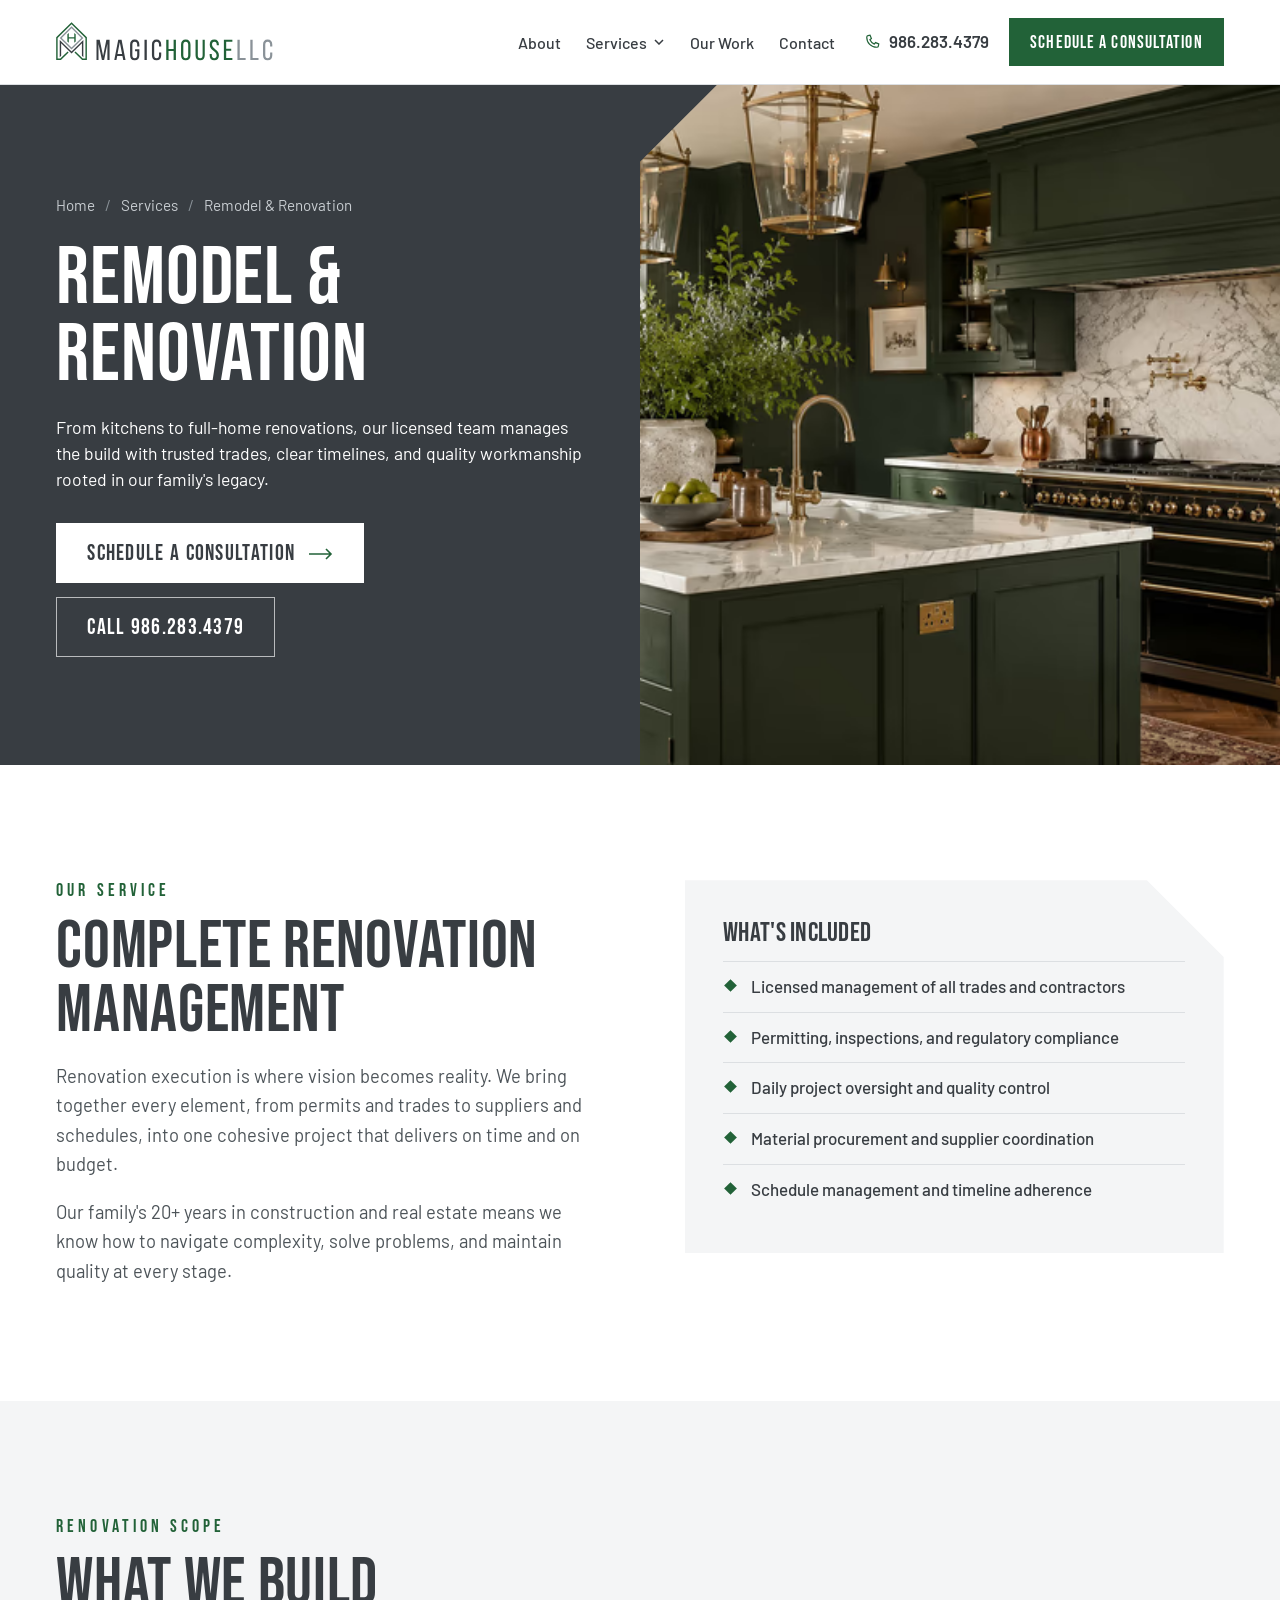
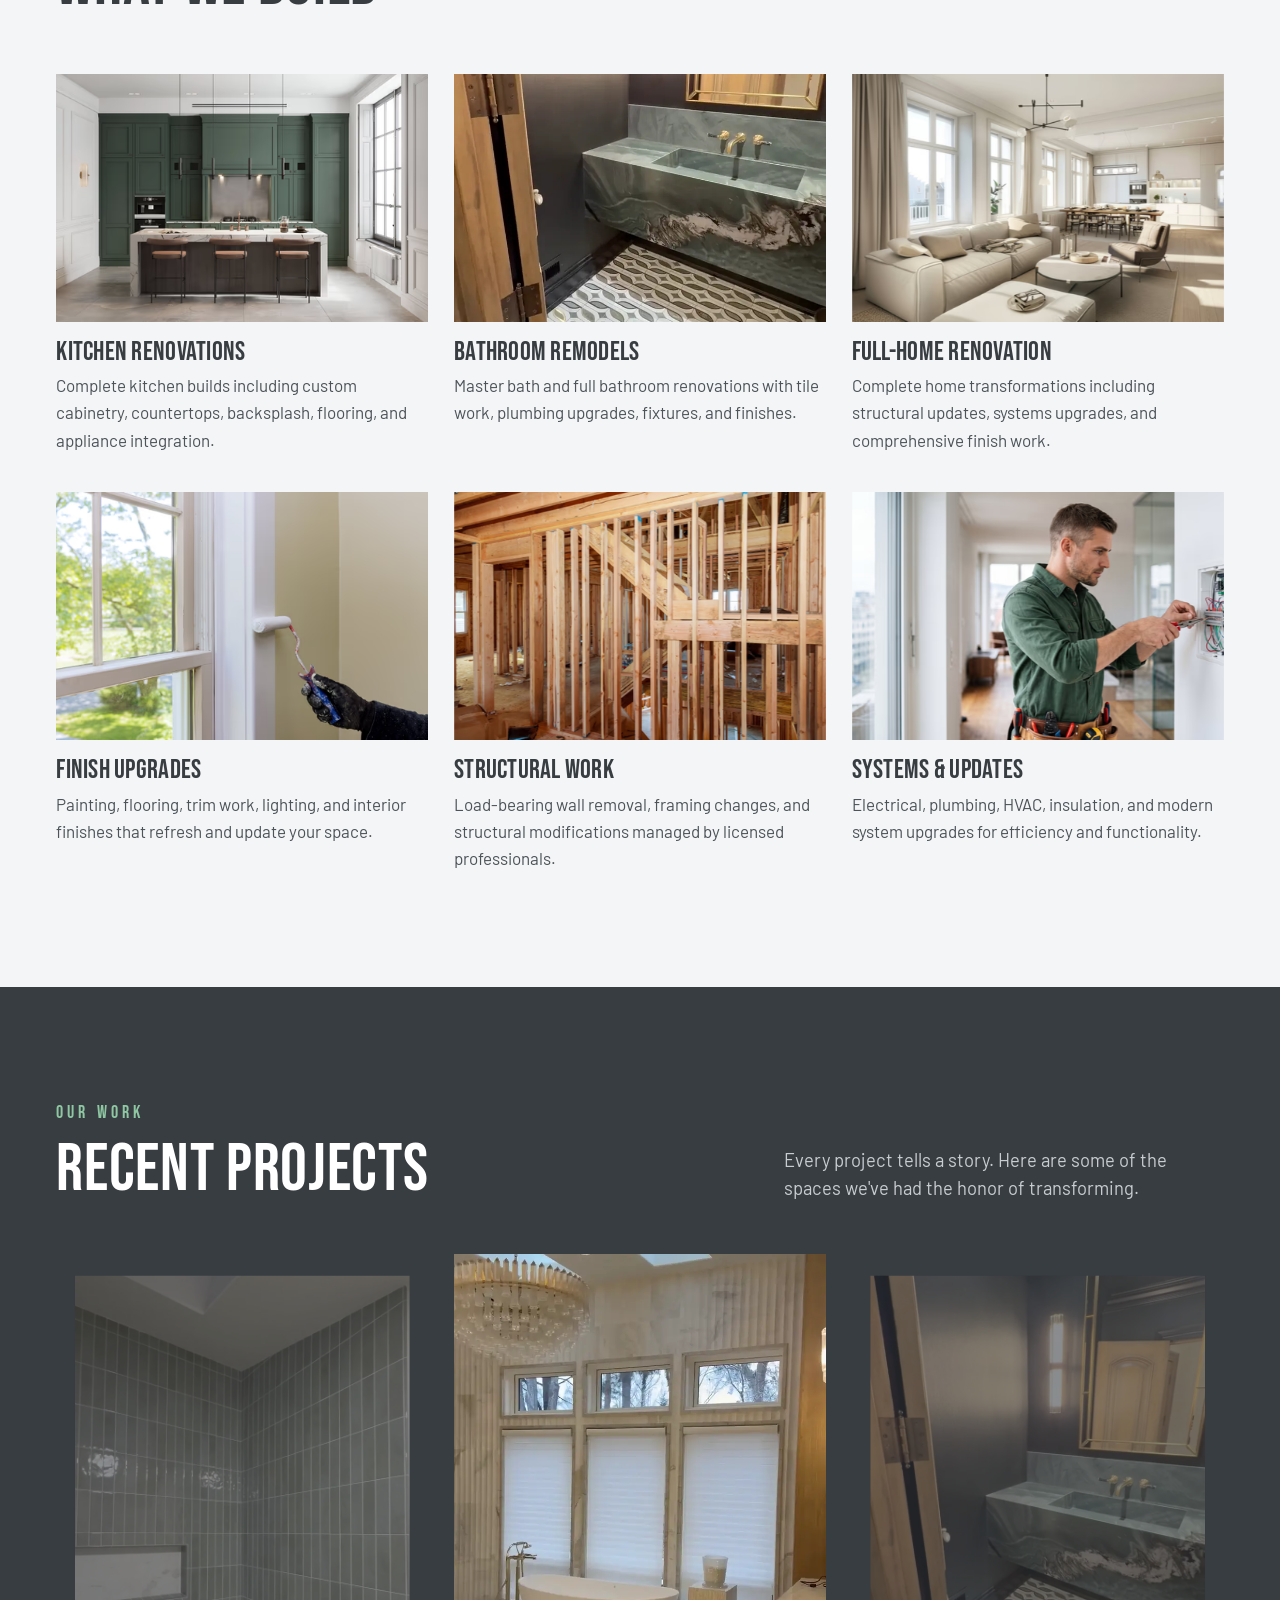
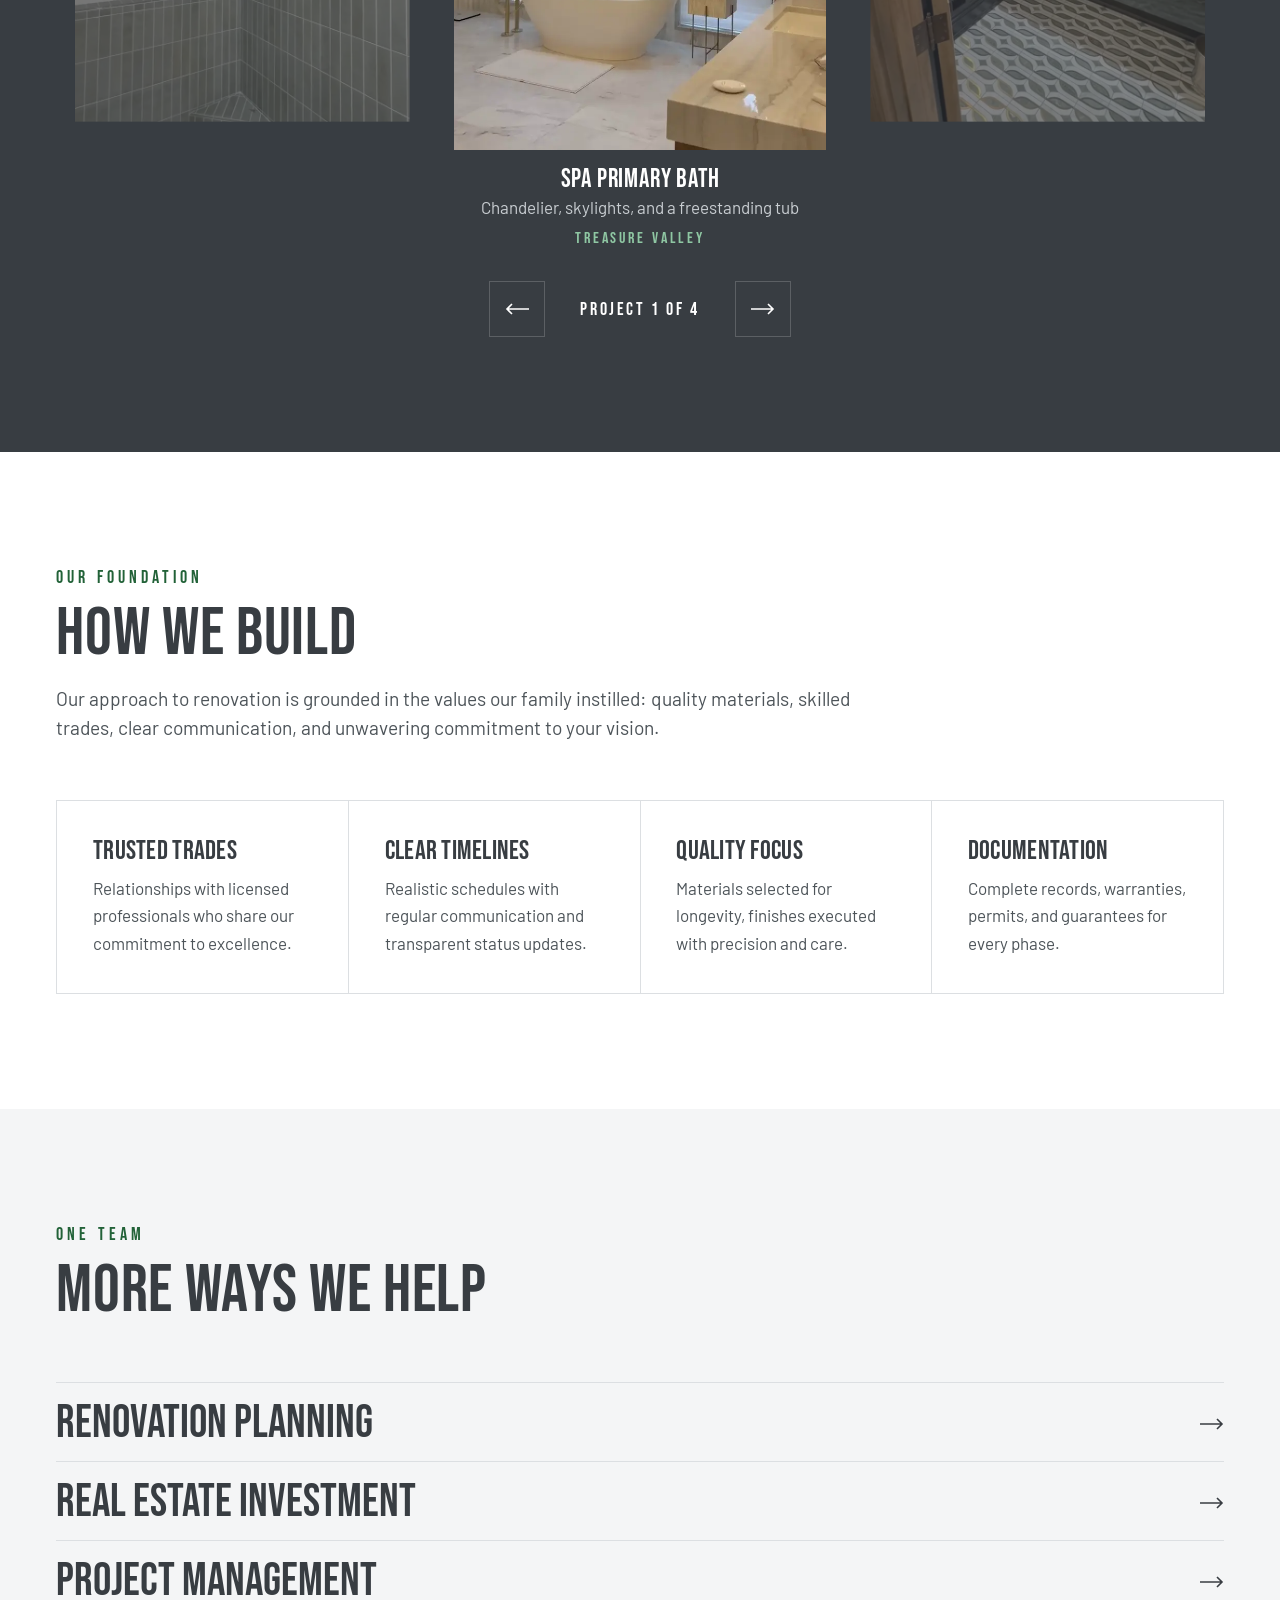
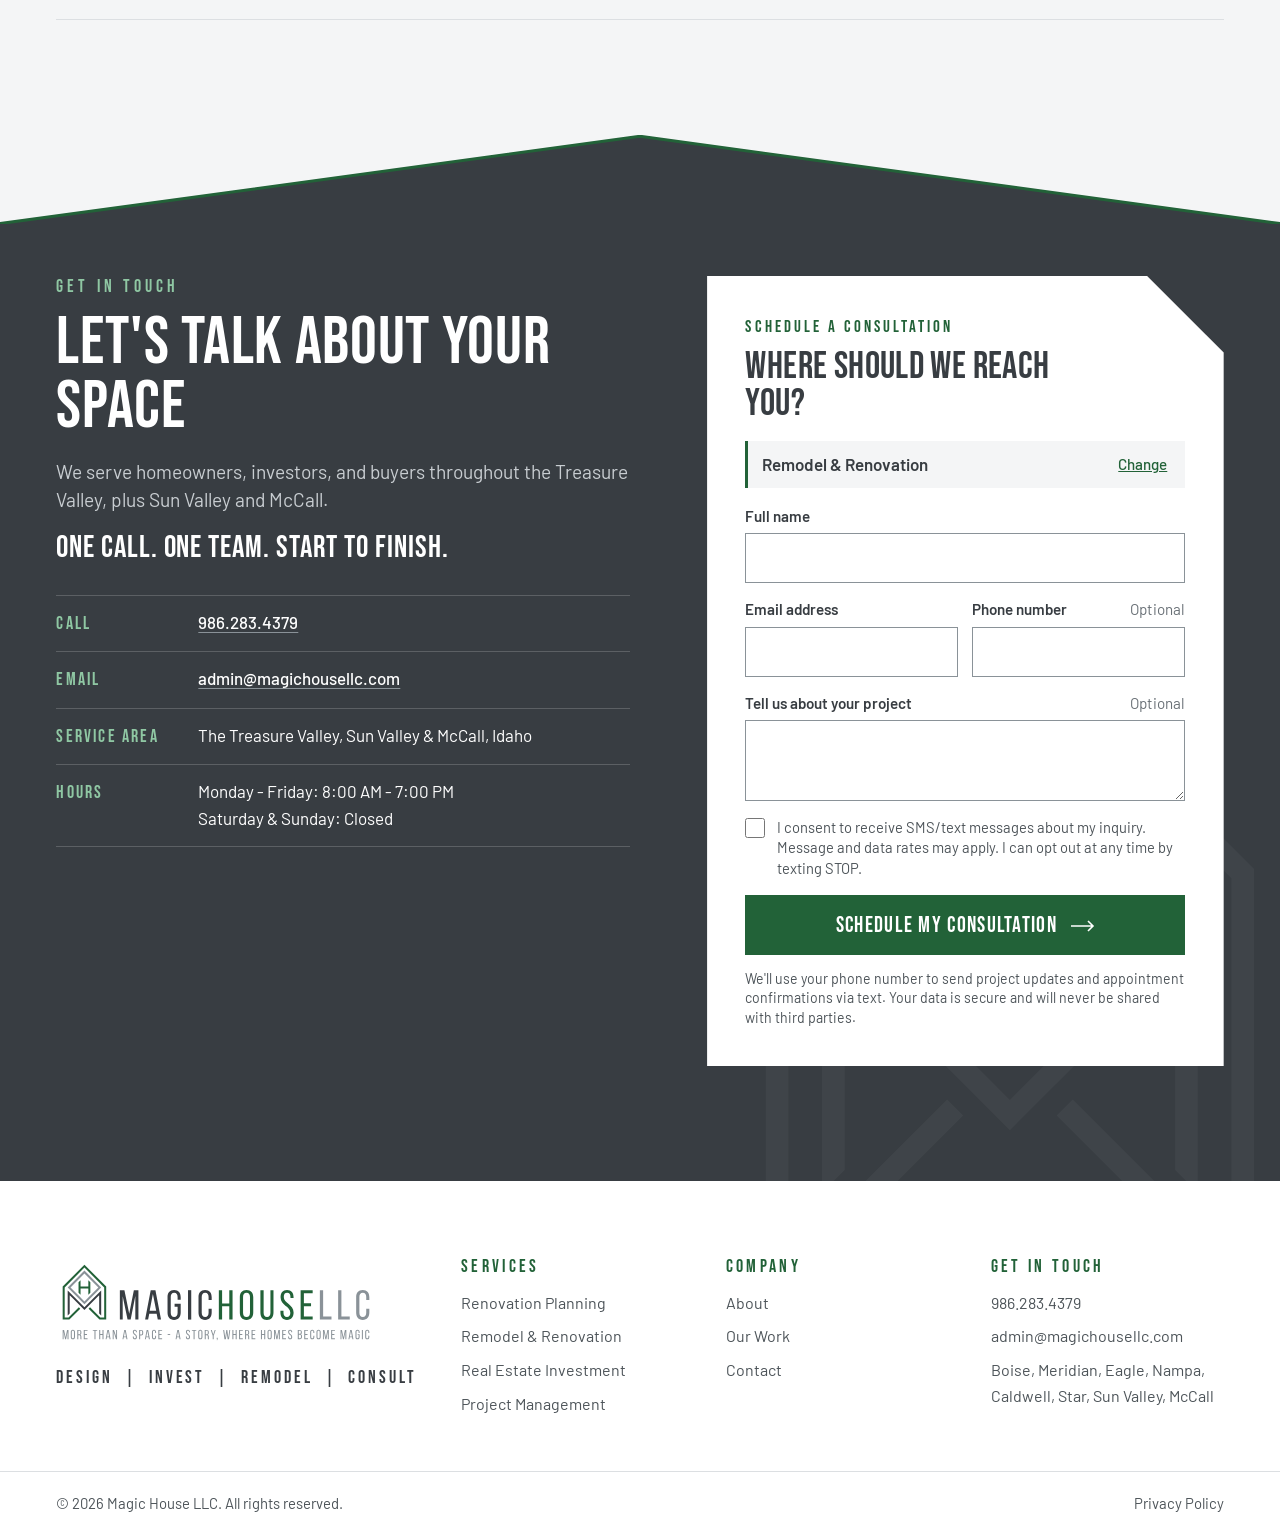
<file: remodel-renovation/index.html>
<!DOCTYPE html><html lang="en"><head><meta charSet="utf-8"/><meta http-equiv="x-ua-compatible" content="ie=edge"/><meta name="viewport" content="width=device-width, initial-scale=1, shrink-to-fit=no"/><meta name="generator" content="Gatsby 5.16.1"/><meta name="description" content="From kitchens to full-home renovations, our licensed team manages the build with trusted trades, clear timelines, and quality workmanship rooted in our family&#x27;s legacy." data-gatsby-head="true"/><meta name="theme-color" content="#383D42" data-gatsby-head="true"/><meta property="og:type" content="website" data-gatsby-head="true"/><meta property="og:site_name" content="Magic House LLC" data-gatsby-head="true"/><meta property="og:title" content="Home Remodel &amp; Renovation in the Treasure Valley | Magic House LLC" data-gatsby-head="true"/><meta property="og:description" content="From kitchens to full-home renovations, our licensed team manages the build with trusted trades, clear timelines, and quality workmanship rooted in our family&#x27;s legacy." data-gatsby-head="true"/><meta property="og:url" content="https://themagichousellc.com/remodel-renovation/" data-gatsby-head="true"/><meta property="og:image" content="https://themagichousellc.com/og-image.jpg" data-gatsby-head="true"/><meta name="twitter:card" content="summary_large_image" data-gatsby-head="true"/><meta name="twitter:title" content="Home Remodel &amp; Renovation in the Treasure Valley | Magic House LLC" data-gatsby-head="true"/><meta name="twitter:description" content="From kitchens to full-home renovations, our licensed team manages the build with trusted trades, clear timelines, and quality workmanship rooted in our family&#x27;s legacy." data-gatsby-head="true"/><meta name="twitter:image" content="https://themagichousellc.com/og-image.jpg" data-gatsby-head="true"/><style data-href="/styles.0ccec63f8c08e8dfbed8.css" data-identity="gatsby-global-css">@font-face{font-display:swap;font-family:Bebas Neue;font-weight:400;src:url(/fonts/bebas-neue-latin-400-normal.woff2) format("woff2")}@font-face{font-display:swap;font-family:Barlow;font-weight:400;src:url(/fonts/barlow-latin-400-normal.woff2) format("woff2")}@font-face{font-display:swap;font-family:Barlow;font-weight:500;src:url(/fonts/barlow-latin-500-normal.woff2) format("woff2")}@font-face{font-display:swap;font-family:Barlow;font-weight:600;src:url(/fonts/barlow-latin-600-normal.woff2) format("woff2")}@font-face{ascent-override:165%;descent-override:61%;font-family:Bebas Fallback;line-gap-override:0%;size-adjust:57.66%;src:local("Arial"),local("Roboto")}@font-face{ascent-override:103%;descent-override:21%;font-family:Barlow Fallback;line-gap-override:0%;size-adjust:97.34%;src:local("Arial"),local("Roboto")}:root{--charcoal:#383d42;--charcoal-deep:#25292c;--green:#226238;--green-deep:#194a2a;--green-light:#8fc7a3;--steel:#8a9298;--steel-light:#c8cdd1;--mist:#f4f5f6;--line:#dcdfe2;--line-dark:hsla(0,0%,100%,.18);--text:#4d5459;--white:#fff;--display:"Bebas Neue","Bebas Fallback","Arial Narrow",sans-serif;--body:"Barlow","Barlow Fallback",system-ui,sans-serif;--wrap:1360px;--gutter:clamp(20px,4.4vw,64px);--section-y:clamp(72px,9vw,136px);--header-h:84px;--proof-h:72px;--cut:clamp(44px,6vw,96px);--ease:cubic-bezier(0.2,0.7,0.2,1)}*,:after,:before{box-sizing:border-box}html{-webkit-text-size-adjust:100%;scroll-behavior:smooth;scroll-padding-top:calc(var(--header-h) + 16px)}html.menu-open{overflow:hidden}body{-webkit-font-smoothing:antialiased;background:var(--white);color:var(--text);font-family:var(--body);font-size:1.0625rem;line-height:1.6;margin:0}img,svg,video{display:block;max-width:100%}h1,h2,h3{color:var(--charcoal);font-family:var(--display);font-weight:400;letter-spacing:.01em;margin:0}h1{font-size:clamp(3.25rem,6.4vw,6.5rem);line-height:.94}h2{font-size:clamp(2.75rem,5.2vw,5rem);line-height:.96}h3{font-size:clamp(1.6rem,2.1vw,2rem);line-height:1.05}ol,p,ul{margin:0}ol,ul{list-style:none;padding:0}a{color:var(--green)}a:focus-visible,button:focus-visible,summary:focus-visible{outline:2px solid var(--green);outline-offset:3px}.contact a:focus-visible,.hero a:focus-visible,.page-hero a:focus-visible,.section--dark a:focus-visible,.section--dark button:focus-visible{outline-color:var(--white)}.wrap{margin-inline:auto;max-width:var(--wrap);padding-inline:var(--gutter);width:100%}.skip-link{background:var(--charcoal);color:var(--white);left:16px;padding:12px 18px;position:absolute;top:-100px;z-index:100}.skip-link:focus{top:12px}.eyebrow{color:var(--green);font-family:var(--display);font-size:1.15rem;letter-spacing:.22em;line-height:1.2;margin-bottom:14px}.js [data-reveal]{opacity:0;transform:translateY(22px);transition:opacity .7s var(--ease),transform .7s var(--ease)}.js [data-reveal].is-visible{opacity:1;transform:none}.btn{--fill:var(--charcoal);--curve:22px;align-items:center;background:none;border:1px solid transparent;cursor:pointer;display:inline-flex;font-family:var(--display);font-size:1.35rem;gap:14px;isolation:isolate;justify-content:center;letter-spacing:.06em;line-height:1;min-height:60px;overflow:hidden;padding:6px 30px 4px;position:relative;text-decoration:none;transition:color .3s ease .12s,border-color .35s var(--ease),border-radius .6s cubic-bezier(.4,0,.2,1);white-space:nowrap}.btn:before,.lead-form__option:before,.reel__controls button:before{background:var(--fill);clip-path:circle(0 at 0 100%);content:"";inset:0;position:absolute;transition:clip-path .6s cubic-bezier(.4,0,.2,1);z-index:-1}.btn:focus-visible:before,.lead-form__option:focus-visible:before,.reel__controls button:focus-visible:before{clip-path:circle(150% at 0 100%)}.btn:focus-visible,.lead-form__option:focus-visible,.reel__controls button:focus-visible{border-color:var(--fill);border-top-right-radius:var(--curve)}@media (hover:hover){.btn:not(:disabled):hover:before,.lead-form__option:hover:before,.reel__controls button:hover:before{clip-path:circle(150% at 0 100%)}.btn:not(:disabled):hover,.lead-form__option:hover,.reel__controls button:hover{border-color:var(--fill);border-top-right-radius:var(--curve)}}.btn .arrow,.lead-form__option .arrow,.service-links .arrow,.text-link .arrow{flex:none;transition:transform .25s var(--ease)}.btn:hover .arrow,.lead-form__option:hover .arrow,.service-links a:hover .arrow,.text-link:hover .arrow,a:hover .text-link .arrow{transform:translateX(5px)}.btn--primary{background:var(--green);color:var(--white)}.btn--primary:disabled{cursor:progress;opacity:.7}.btn--light{--fill:var(--green);background:var(--white);color:var(--charcoal)}.btn--light .arrow{color:var(--green);transition:transform .25s var(--ease),color .3s ease .12s}.btn--light:focus-visible,.btn--light:hover{color:var(--white)}.btn--light:focus-visible .arrow,.btn--light:hover .arrow{color:var(--white)}.btn--ghost{border-color:var(--charcoal);color:var(--charcoal)}.btn--ghost:focus-visible,.btn--ghost:hover{color:var(--white)}.btn--ghost-light{--fill:var(--white);border-color:hsla(0,0%,100%,.65);color:var(--white)}.btn--ghost-light:focus-visible,.btn--ghost-light:hover{color:var(--charcoal)}.btn--small{--curve:16px;font-size:1.15rem;min-height:48px;padding-inline:20px}.btn--block{width:100%}.actions{display:flex;flex-wrap:wrap;gap:14px}.text-link{align-items:center;color:var(--green);display:inline-flex;font-family:var(--display);font-size:1.25rem;gap:12px;letter-spacing:.06em;text-decoration:none}.text-link--light{color:var(--white)}.site-header{background:var(--white);border-bottom:1px solid var(--line);position:sticky;top:0;z-index:50}.site-header__row{align-items:center;display:flex;gap:28px;height:var(--header-h)}.site-header__logo{flex:none}.site-header__logo img{height:auto;width:clamp(190px,17vw,232px)}.site-nav{align-items:center;display:flex;gap:clamp(18px,2vw,32px);margin-left:auto}.site-nav>a,.site-nav__group>button{align-items:center;background:none;border:0;color:var(--charcoal);cursor:pointer;display:inline-flex;font:500 1rem var(--body);gap:7px;height:var(--header-h);padding:0;text-decoration:none}.site-nav>a.is-current,.site-nav>a:hover,.site-nav__group:hover>button{color:var(--green)}.site-nav__group{position:relative}.site-nav__menu{background:var(--white);border:1px solid var(--line);border-top:3px solid var(--green);left:-24px;opacity:0;padding:10px 0;position:absolute;top:100%;transform:translateY(6px);transition:opacity .18s,transform .18s var(--ease),visibility .18s;visibility:hidden;width:280px}.site-nav__group:focus-within .site-nav__menu,.site-nav__group:hover .site-nav__menu{opacity:1;transform:none;visibility:visible}.site-nav__menu a{color:var(--charcoal);display:block;font-weight:500;padding:11px 24px;text-decoration:none}.site-nav__menu a:hover{background:var(--mist);color:var(--green)}.site-header__actions{align-items:center;display:flex;gap:20px}.site-header__phone{align-items:center;color:var(--charcoal);display:inline-flex;font-weight:600;gap:8px;text-decoration:none;white-space:nowrap}.site-header__phone svg{color:var(--green)}.site-header__toggle{background:none;border:1px solid var(--line);cursor:pointer;display:none;height:48px;padding:0;position:relative;width:48px}.site-header__toggle span{background:var(--charcoal);height:2px;left:13px;position:absolute;transition:transform .2s var(--ease),top .2s var(--ease);width:20px}.site-header__toggle span:first-child{top:19px}.site-header__toggle span:last-child{top:26px}.site-header__toggle[aria-expanded=true] span:first-child{top:23px;transform:rotate(45deg)}.site-header__toggle[aria-expanded=true] span:last-child{top:23px;transform:rotate(-45deg)}.mobile-menu{display:none}.hero{align-items:flex-end;background:var(--charcoal-deep);display:flex;isolation:isolate;min-height:calc(100svh - var(--header-h) - var(--proof-h));overflow:hidden;position:relative}.hero .hero__image{inset:0;position:absolute;z-index:-2}.hero__shade{background:linear-gradient(90deg,rgba(37,41,44,.76),rgba(37,41,44,.62) 40%,rgba(37,41,44,.26) 56%,rgba(37,41,44,0) 70%),linear-gradient(0deg,rgba(37,41,44,.62),rgba(37,41,44,0) 46%);inset:0;position:absolute;z-index:-1}.hero__content{padding-block:clamp(48px,7vh,88px)}.hero .eyebrow,.hero h1{color:var(--white)}.hero h1{font-size:clamp(4.1rem,9vw,9rem);line-height:.88}.hero h1 span{display:block}.hero__lead{color:var(--white);font-size:clamp(1.1rem,1.5vw,1.3rem);line-height:1.5;margin:22px 0 32px;max-width:600px}.video-loop{background:var(--charcoal);height:100%;overflow:hidden;position:relative;width:100%}.video-loop img,.video-loop video{height:100%;inset:0;object-fit:cover;position:absolute;width:100%}.video-loop video{opacity:0;transition:opacity .8s}.video-loop.is-playing video{opacity:1}.proof{background:var(--green);display:grid;grid-template-columns:repeat(4,1fr)}.proof li{align-items:center;border-left:1px solid hsla(0,0%,100%,.22);color:var(--white);display:flex;font-family:var(--display);font-size:clamp(1.1rem,1.55vw,1.45rem);justify-content:center;letter-spacing:.08em;line-height:1.1;min-height:var(--proof-h);padding:8px 16px 6px;text-align:center}.proof li:first-child{border-left:0}.section{padding-block:var(--section-y)}.section--tight{padding-block:clamp(48px,5vw,72px) var(--section-y)}.section--mist{background:var(--mist)}.section--dark{background:var(--charcoal);color:var(--steel-light)}.section--dark h2,.section--dark h3{color:var(--white)}.section--dark .eyebrow{color:var(--green-light)}.section-head{margin-bottom:clamp(36px,4.5vw,64px);max-width:820px}.section-head__intro{font-size:1.2rem;line-height:1.5;margin-top:18px}.gap__grid{align-items:center;display:grid;gap:clamp(40px,6vw,96px);grid-template-columns:minmax(0,.92fr) minmax(0,1.08fr)}.gap__title span{display:block}.gap__text{font-size:1.15rem;margin-top:20px}.gap__text strong{color:var(--charcoal);font-weight:600}.gap__compare{display:grid;grid-template-columns:1fr 1.12fr}.gap__label{font-family:var(--display);font-size:1.1rem;letter-spacing:.18em;margin-bottom:18px}.gap__old{background:var(--mist);border:1px solid var(--line);border-right:0;padding:clamp(24px,3vw,40px)}.gap__old li{border-bottom:1px solid var(--line);color:var(--text);font-weight:500;padding:11px 0;text-decoration:line-through;text-decoration-color:var(--steel)}.gap__note{font-size:.98rem;line-height:1.4;margin-top:16px}.gap__new{background:var(--green);clip-path:polygon(0 0,calc(100% - var(--cut)) 0,100% var(--cut),100% 100%,0 100%);color:var(--white);display:flex;flex-direction:column;padding:clamp(24px,3vw,40px)}.gap__big{font-family:var(--display);font-size:clamp(2.9rem,4.6vw,4.5rem);line-height:.98;margin-bottom:auto;padding-bottom:28px}.service-tiles{display:grid;gap:clamp(16px,2vw,28px);grid-template-columns:repeat(12,1fr)}.service-tile{background:var(--white);color:inherit;display:flex;flex-direction:column;grid-column:span 5;position:relative;text-decoration:none}.service-tile:first-child,.service-tile:nth-child(4){grid-column:span 7}.service-tile__image{height:clamp(240px,26vw,370px);overflow:hidden}.service-tile__image .gatsby-image-wrapper{height:100%;transition:transform .7s var(--ease)}.service-tile:hover .service-tile__image .gatsby-image-wrapper{transform:scale(1.04)}.service-tile__body{align-items:flex-start;border-bottom:3px solid var(--green);display:flex;flex:1 1;flex-direction:column;padding:clamp(22px,2.4vw,34px);position:relative}.service-tile__number{color:var(--steel);font-family:var(--display);font-size:1.5rem;letter-spacing:.06em;position:absolute;right:clamp(22px,2.4vw,34px);top:clamp(16px,2vw,26px)}.service-tile h3{font-size:clamp(2rem,2.8vw,2.75rem);padding-right:48px}.service-tile p{margin:10px 0 18px}.service-tile .text-link{margin-top:auto}.work__head{align-items:flex-end;display:flex;gap:32px;justify-content:space-between;margin-bottom:clamp(32px,4vw,56px)}.work__head>p{font-size:1.15rem;line-height:1.5;max-width:440px}.work{overflow:hidden}.reel{--reel-gap:clamp(14px,2vw,28px);touch-action:pan-y}.reel__stage{display:grid;justify-items:center}.reel__slide{grid-area:1/1;opacity:.42;position:relative;transform:translateX(calc(var(--position)*(100% + var(--reel-gap)))) scale(.9);transform-origin:50% 36%;transition:transform .6s var(--ease),opacity .6s var(--ease);width:calc(33.33333% - var(--reel-gap)*2/3)}.reel__slide.is-active{opacity:1;transform:none;z-index:1}.reel__slide.is-away{opacity:0;transition:none;visibility:hidden}.reel__pick{background:none;border:0;cursor:pointer;inset:0;padding:0;position:absolute}.reel__pick:focus-visible{outline:2px solid var(--white);outline-offset:3px}.reel__slide:not(.is-active):hover{opacity:.7}.reel__slide:not(.is-active) figcaption{opacity:0}.reel__controls{align-items:center;display:flex;gap:20px;justify-content:center;margin-top:clamp(20px,2.4vw,32px)}.reel__controls button{--fill:var(--white);--curve:16px;background:none;border:1px solid var(--line-dark);color:var(--white);cursor:pointer;display:grid;height:56px;isolation:isolate;overflow:hidden;padding:0;place-items:center;position:relative;transition:color .3s ease .12s,border-color .35s var(--ease),border-radius .6s cubic-bezier(.4,0,.2,1);width:56px}.reel__controls button:focus-visible,.reel__controls button:hover{color:var(--charcoal)}.reel__controls button:focus-visible{outline-color:var(--white)}.reel__prev .arrow{transform:rotate(180deg)}.reel__controls p{color:var(--white);font-family:var(--display);font-size:1.15rem;letter-spacing:.14em;min-width:150px;padding-top:3px;text-align:center}.work figure{margin:0}.work .video-loop{aspect-ratio:3/4;pointer-events:none}.work figcaption{display:grid;gap:3px;line-height:1.35;padding-top:16px;text-align:center;transition:opacity .4s}.work figcaption strong{color:var(--white);font-family:var(--display);font-size:1.65rem;font-weight:400;letter-spacing:.03em;line-height:1.05}.work__place{color:var(--green-light);font-family:var(--display);font-size:1rem;letter-spacing:.18em;margin-top:6px}.line-grid{border-left:1px solid var(--line);border-top:1px solid var(--line);display:grid}.line-grid--2{grid-template-columns:repeat(2,1fr)}.line-grid--3{grid-template-columns:repeat(3,1fr)}.line-grid--4{grid-template-columns:repeat(4,1fr)}.line-grid li{border-bottom:1px solid var(--line);border-right:1px solid var(--line);padding:clamp(24px,2.8vw,40px)}.line-grid h3{margin-bottom:10px}.line-grid__number{color:var(--green);display:block;font-family:var(--display);font-size:clamp(3rem,4.4vw,4.25rem);line-height:1;margin-bottom:18px}.section--dark .line-grid,.section--dark .line-grid li{border-color:var(--line-dark)}.section--dark .line-grid__number{color:var(--green-light)}.split{display:grid;gap:clamp(40px,7vw,112px);grid-template-columns:minmax(0,1fr) minmax(0,1fr)}.split__copy p:not(.eyebrow){font-size:1.15rem;margin-top:18px}.split__list{align-self:start;background:var(--mist);clip-path:polygon(0 0,calc(100% - var(--cut)) 0,100% var(--cut),100% 100%,0 100%);padding:clamp(26px,3vw,44px)}.split__list h3{margin-bottom:14px}.check-list li{border-top:1px solid var(--line);color:var(--charcoal);font-weight:500;line-height:1.4;padding:13px 0 13px 28px;position:relative}.check-list li:before{background:var(--green);content:"";height:9px;left:3px;position:absolute;top:19px;transform:rotate(45deg);width:9px}.page-hero{background:var(--charcoal);color:var(--steel-light);display:grid;grid-template-columns:minmax(0,1fr) minmax(0,1fr);min-height:min(680px,calc(100svh - var(--header-h)))}.page-hero__copy{align-items:flex-start;display:flex;flex-direction:column;justify-content:center;padding:clamp(40px,5vw,72px) clamp(28px,4vw,64px) clamp(40px,5vw,72px) max(var(--gutter),calc((100vw - var(--wrap))/2 + var(--gutter)))}.page-hero h1,.page-hero__lead{color:var(--white)}.page-hero__lead{font-size:clamp(1.1rem,1.35vw,1.25rem);line-height:1.5;margin:20px 0 30px;max-width:560px}.page-hero__image{clip-path:polygon(var(--cut) 0,100% 0,100% 100%,0 100%,0 var(--cut));overflow:hidden;position:relative}.page-hero__image .gatsby-image-wrapper{inset:0;position:absolute}.crumbs{font-size:.95rem;margin-bottom:22px}.crumbs ol{display:flex;flex-wrap:wrap;gap:6px 10px}.crumbs li+li:before{color:var(--steel);content:"/";margin-right:10px}.crumbs a,.crumbs span{color:var(--steel-light);text-decoration:none}.crumbs a:hover{color:var(--white)}.story{display:grid;gap:clamp(32px,6vw,96px);grid-template-columns:minmax(0,.8fr) minmax(0,1.2fr)}.story__head{align-self:start;position:sticky;top:calc(var(--header-h) + 32px)}.story__body{display:grid;font-size:1.15rem;gap:20px}.story__opening{color:var(--charcoal);font-size:clamp(1.35rem,1.9vw,1.6rem);line-height:1.4}.story__turn{border-left:3px solid var(--green);color:var(--charcoal);font-family:var(--display);font-size:clamp(2.4rem,4vw,3.5rem);line-height:1;margin-block:10px;padding:14px 0 10px 24px}.story__sign{border-top:1px solid var(--line);font-size:1rem;padding-top:20px}.story__sign strong{color:var(--charcoal);font-weight:600}.pair{display:grid;gap:clamp(24px,4vw,56px);grid-template-columns:repeat(2,1fr)}.pair__image{clip-path:polygon(0 0,calc(100% - var(--cut)) 0,100% var(--cut),100% 100%,0 100%);height:clamp(240px,28vw,400px);margin-bottom:24px;overflow:hidden}.pair__image .gatsby-image-wrapper{height:100%}.pair h3{font-size:clamp(2rem,2.8vw,2.75rem);margin-bottom:8px}.service-links{border-top:1px solid var(--line);display:grid}.service-links a{align-items:center;border-bottom:1px solid var(--line);color:var(--charcoal);display:flex;font-family:var(--display);font-size:clamp(2rem,3.6vw,3.25rem);gap:20px;justify-content:space-between;line-height:1;padding:18px 0 14px;text-decoration:none;transition:color .2s,padding-left .25s var(--ease)}.service-links a:hover{color:var(--green);padding-left:12px}.area,.band,.family{display:grid;grid-template-columns:repeat(2,1fr)}.family{background:var(--green)}.family,.family .eyebrow,.family h2{color:var(--white)}.area__image,.band__image,.family__image{min-height:clamp(320px,38vw,560px);position:relative}.area__image .gatsby-image-wrapper,.band__image .gatsby-image-wrapper,.family__image .gatsby-image-wrapper{inset:0;position:absolute}.area__copy,.band__copy,.family__copy{align-self:center;max-width:660px;padding:clamp(40px,6vw,88px) var(--gutter)}.family__copy p:not(.eyebrow){font-size:1.15rem;margin-block:18px 24px}.area{background:var(--mist)}.area__copy>p:not(.eyebrow),.band__copy>p:not(.eyebrow){font-size:1.15rem;margin-top:16px}.area__copy ul{border-top:1px solid var(--line);display:grid;gap:0 24px;grid-template-columns:repeat(2,1fr);margin-top:20px}.area__copy li{border-bottom:1px solid var(--line);color:var(--charcoal);font-family:var(--display);font-size:1.5rem;letter-spacing:.04em;padding:11px 0 8px}.band{background:var(--mist)}.band--reverse .band__image{order:2}.scope{display:grid;gap:clamp(28px,3vw,44px) clamp(16px,2vw,28px);grid-template-columns:repeat(3,1fr)}.scope .gatsby-image-wrapper,.scope__real{aspect-ratio:3/2;height:auto;margin-bottom:16px;object-fit:cover;object-position:50% 60%;width:100%}.scope h3{margin-bottom:6px}.faq{display:grid;gap:clamp(24px,5vw,80px);grid-template-columns:minmax(0,.7fr) minmax(0,1.3fr)}.faq .section-head{align-self:start;margin-bottom:0;position:sticky;top:calc(var(--header-h) + 32px)}.faq__list{border-top:1px solid var(--line)}.faq details{border-bottom:1px solid var(--line)}.faq summary{color:var(--charcoal);cursor:pointer;font-family:var(--display);font-size:clamp(1.5rem,2vw,1.85rem);letter-spacing:.02em;line-height:1.1;list-style:none;padding:20px 44px 18px 0;position:relative}.faq summary::-webkit-details-marker{display:none}.faq summary:after{border-bottom:2px solid var(--green);border-right:2px solid var(--green);content:"";height:11px;position:absolute;right:8px;top:26px;transform:rotate(45deg);transition:transform .2s var(--ease);width:11px}.faq details[open] summary:after{top:31px;transform:rotate(225deg)}.faq details p{max-width:680px;padding-bottom:22px}.contact{background:var(--charcoal);color:var(--steel-light);overflow:hidden;padding-block:clamp(96px,11vw,168px) var(--section-y);position:relative;scroll-margin-top:var(--header-h)}.contact:before{aspect-ratio:214/254;background:url(/mark-white.svg) 50%/contain no-repeat;bottom:-14%;content:"";opacity:.035;pointer-events:none;position:absolute;right:-4%;width:min(640px,60vw)}.contact__roof{height:clamp(40px,7vw,104px);left:0;position:absolute;top:-1px;width:100%}.contact__roof-sky{fill:var(--mist)}.contact__roof-line{fill:none;stroke:var(--green);stroke-width:3;vector-effect:non-scaling-stroke}.contact__grid{align-items:start;display:grid;gap:0 clamp(40px,6vw,96px);grid-template-columns:minmax(0,1fr) minmax(0,.9fr);grid-template-rows:auto 1fr;position:relative}.contact__grid .lead-form{grid-column:2;grid-row:1/span 2}.contact__copy h1,.contact__copy h2{color:var(--white)}.contact__copy .eyebrow{color:var(--green-light)}.contact__body{font-size:1.2rem;line-height:1.5;margin-top:18px}.contact__promise{color:var(--white);font-family:var(--display);font-size:clamp(1.7rem,2.4vw,2.2rem);letter-spacing:.03em;line-height:1.1;margin-top:16px}.contact-details{border-top:1px solid var(--line-dark);grid-column:1;margin:30px 0 0}.contact-details>div{border-bottom:1px solid var(--line-dark);display:grid;gap:12px;grid-template-columns:130px 1fr;padding:13px 0}.contact-details dt{color:var(--green-light);font-family:var(--display);font-size:1.15rem;letter-spacing:.12em}.contact-details dd{color:var(--white);margin:0}.contact-details dd span{display:block}.contact-details a{color:var(--white);font-weight:500;overflow-wrap:anywhere;text-decoration-color:var(--steel);text-underline-offset:3px}.contact--page{padding-block:clamp(48px,6vw,88px)}.contact--page .crumbs{margin-bottom:18px}.lead-form{background:var(--white);clip-path:polygon(0 0,calc(100% - var(--cut)) 0,100% var(--cut),100% 100%,0 100%);color:var(--text);padding:clamp(24px,3vw,44px)}.lead-form__title{font-size:clamp(2.1rem,3vw,2.75rem);margin-bottom:18px;padding-right:var(--cut)}.lead-form__step{color:var(--green);font-family:var(--display);font-size:1.05rem;letter-spacing:.18em;margin-bottom:8px}.lead-form__options{display:grid;gap:10px}.lead-form__option{--fill:var(--green);--curve:22px;align-items:center;background:var(--white);border:1px solid var(--line);color:var(--charcoal);cursor:pointer;display:flex;font-family:var(--display);font-size:1.5rem;gap:16px;isolation:isolate;justify-content:space-between;letter-spacing:.04em;line-height:1;min-height:64px;overflow:hidden;padding:6px 20px 4px;position:relative;text-align:left;transition:color .3s ease .12s,border-color .35s var(--ease),border-radius .6s cubic-bezier(.4,0,.2,1)}.lead-form__option .arrow{color:var(--green);transition:transform .25s var(--ease),color .3s ease .12s}.lead-form__option:focus-visible,.lead-form__option:hover{color:var(--white)}.lead-form__option:focus-visible .arrow,.lead-form__option:hover .arrow{color:var(--white)}.lead-form__chosen{align-items:center;background:var(--mist);border-left:3px solid var(--green);color:var(--charcoal);display:flex;font-weight:600;gap:12px;justify-content:space-between;margin-bottom:16px;padding:10px 14px}.lead-form__chosen button{background:none;border:0;color:var(--green);cursor:pointer;font:500 .95rem var(--body);padding:4px;text-decoration:underline}.lead-form__fields{display:grid;gap:14px;grid-template-columns:repeat(2,1fr)}.field{display:grid;gap:5px;min-width:0}.field--wide,.field:first-child{grid-column:1/-1}.field span{color:var(--charcoal);display:flex;font-size:.95rem;font-weight:600;gap:8px;justify-content:space-between}.field em{color:#6a7177;font-style:normal;font-weight:400}.field input,.field textarea{background:var(--white);border:1px solid var(--steel);border-radius:0;color:var(--charcoal);font:400 1rem var(--body);min-height:50px;padding:11px 13px;transition:border-color .15s,box-shadow .15s;width:100%}.field textarea{resize:vertical}.field input:focus,.field textarea:focus{border-color:var(--green);box-shadow:0 0 0 1px var(--green);outline:0}.lead-form__consent{cursor:pointer;display:grid;font-size:.92rem;gap:10px;grid-template-columns:22px 1fr;line-height:1.4;margin-block:16px}.lead-form__consent input{accent-color:var(--green);height:20px;margin:1px 0 0;width:20px}.lead-form__note{font-size:.88rem;line-height:1.4;margin-top:14px}.lead-form__error{background:#fbeeed;border-left:3px solid #b3261e;color:#7a1a14;margin-top:12px;padding:10px 14px}.lead-form__error a{color:inherit;font-weight:600}.lead-form__trap{left:-9999px;position:absolute}.lead-form--done p{margin-top:8px}.lead-form--done a{font-weight:600}.prose{max-width:820px}.prose h1{margin-bottom:24px}.prose h2{font-size:clamp(1.8rem,2.6vw,2.25rem);margin:32px 0 8px}.prose .actions{margin-top:28px}.site-footer{background:var(--white);font-size:1rem;padding-top:clamp(48px,6vw,80px)}.site-footer__grid{display:grid;gap:32px;grid-template-columns:minmax(0,1.6fr) repeat(3,minmax(0,1fr))}.site-footer__brand img{height:auto;width:min(320px,100%)}.site-footer__brand p{color:var(--charcoal);font-family:var(--display);font-size:1.15rem;letter-spacing:.16em;margin-top:16px;white-space:pre-wrap}.site-footer h2{color:var(--green);font-size:1.15rem;letter-spacing:.18em;margin-bottom:10px}.site-footer li{padding:4px 0}.site-footer a{color:var(--text);overflow-wrap:anywhere;text-decoration:none}.site-footer a:hover{color:var(--green);text-decoration:underline}.site-footer__legal{border-top:1px solid var(--line);display:flex;flex-wrap:wrap;font-size:.93rem;gap:8px 24px;justify-content:space-between;margin-top:clamp(32px,4vw,56px);padding-block:20px}.mobile-bar{display:none}@media (max-width:1240px){.site-header__phone{display:none}}@media (max-width:1040px){:root{--header-h:72px}.site-header__actions .btn,.site-nav{display:none}.site-header__actions{margin-left:auto}.mobile-menu,.site-header__toggle{display:block}.mobile-menu{background:var(--white);inset:var(--header-h) 0 0;opacity:0;overflow-y:auto;padding:12px var(--gutter) 96px;position:fixed;transition:opacity .2s,visibility .2s;visibility:hidden}.mobile-menu.is-open{opacity:1;visibility:visible}.mobile-menu a{border-bottom:1px solid var(--line);color:var(--charcoal);display:block;font-family:var(--display);font-size:2rem;line-height:1.1;padding:14px 0 10px;text-decoration:none}.mobile-menu .mobile-menu__sub{font-size:1.5rem;padding-left:16px}.mobile-menu__label{color:var(--green);font-family:var(--display);font-size:1.1rem;letter-spacing:.18em;padding-top:20px}.contact__grid,.faq,.gap__grid,.split,.story{grid-template-columns:minmax(0,1fr)}.contact__grid .lead-form{grid-column:1;grid-row:auto;margin-top:28px}.faq .section-head,.story__head{position:static}.page-hero{grid-template-columns:minmax(0,1fr);min-height:0}.page-hero__copy{padding:44px var(--gutter)}.page-hero__image{height:56vw;min-height:260px}.line-grid--4,.scope{grid-template-columns:repeat(2,1fr)}.site-footer__grid{grid-template-columns:repeat(3,minmax(0,1fr))}.site-footer__brand{grid-column:1/-1}}@media (max-width:899px){.hero .hero__image img{object-position:74% 50%}.hero__shade{background:linear-gradient(0deg,rgba(37,41,44,.86),rgba(37,41,44,.72) 54%,rgba(37,41,44,.3) 70%,rgba(37,41,44,0) 86%)}}@media (max-width:760px){body{padding-bottom:64px}.mobile-bar{background:var(--charcoal);display:grid;grid-template-columns:1fr 1fr;inset:auto 0 0;padding-bottom:env(safe-area-inset-bottom);position:fixed;z-index:40}.mobile-bar a{align-items:center;color:var(--white);display:flex;font-family:var(--display);font-size:1.4rem;gap:10px;justify-content:center;letter-spacing:.06em;min-height:64px;padding-top:3px;text-decoration:none}.mobile-bar a:last-child{background:var(--green)}.proof{grid-template-columns:repeat(2,1fr)}.proof li{border-top:1px solid hsla(0,0%,100%,.22);min-height:64px}.proof li:nth-child(odd){border-left:0}.proof li:nth-child(-n+2){border-top:0}.hero{min-height:calc(100svh - var(--header-h) - 64px)}.hero .eyebrow{font-size:1rem;letter-spacing:.1em}.actions .btn{width:100%}.gap__compare{grid-template-columns:minmax(0,1fr)}.gap__old{border-bottom:0;border-right:1px solid var(--line)}.service-tile,.service-tile:first-child,.service-tile:nth-child(4){grid-column:1/-1}.work__head{display:block}.reel__slide{width:72%}.work__head>p{margin-top:12px}.area,.band,.family,.line-grid--2,.line-grid--3,.line-grid--4{grid-template-columns:minmax(0,1fr)}.area__image,.band__image,.family__image{min-height:62vw}.band--reverse .band__image{order:0}.lead-form__fields,.pair,.scope{grid-template-columns:minmax(0,1fr)}.contact-details>div{grid-template-columns:84px 1fr}.contact-details dd{font-size:.97rem}.site-footer__grid{grid-template-columns:repeat(2,minmax(0,1fr))}.site-footer__grid>:last-child{grid-column:1/-1}.site-footer__brand p{font-size:1rem;letter-spacing:.08em}}@media (prefers-reduced-motion:reduce){html{scroll-behavior:auto}*,:after,:before{transition-duration:.01ms!important}.js [data-reveal]{opacity:1;transform:none}}</style><style>.gatsby-image-wrapper{position:relative;overflow:hidden}.gatsby-image-wrapper picture.object-fit-polyfill{position:static!important}.gatsby-image-wrapper img{bottom:0;height:100%;left:0;margin:0;max-width:none;padding:0;position:absolute;right:0;top:0;width:100%;object-fit:cover}.gatsby-image-wrapper [data-main-image]{opacity:0;transform:translateZ(0);transition:opacity .25s linear;will-change:opacity}.gatsby-image-wrapper-constrained{display:inline-block;vertical-align:top}</style><noscript><style>.gatsby-image-wrapper noscript [data-main-image]{opacity:1!important}.gatsby-image-wrapper [data-placeholder-image]{opacity:0!important}</style></noscript><script type="module">const e="undefined"!=typeof HTMLImageElement&&"loading"in HTMLImageElement.prototype;e&&document.body.addEventListener("load",(function(e){const t=e.target;if(void 0===t.dataset.mainImage)return;if(void 0===t.dataset.gatsbyImageSsr)return;let a=null,n=t;for(;null===a&&n;)void 0!==n.parentNode.dataset.gatsbyImageWrapper&&(a=n.parentNode),n=n.parentNode;const o=a.querySelector("[data-placeholder-image]"),r=new Image;r.src=t.currentSrc,r.decode().catch((()=>{})).then((()=>{t.style.opacity=1,o&&(o.style.opacity=0,o.style.transition="opacity 500ms linear")}))}),!0);</script><script>
var root = document.documentElement;
root.classList.add("js");
try {
  if (sessionStorage.getItem("mh-intro")) root.classList.add("intro-seen");
  else sessionStorage.setItem("mh-intro", "1");
} catch (error) {}
</script><link rel="preload" as="font" type="font/woff2" href="/fonts/bebas-neue-latin-400-normal.woff2" crossorigin="anonymous"/><link rel="preload" as="font" type="font/woff2" href="/fonts/barlow-latin-400-normal.woff2" crossorigin="anonymous"/><title data-gatsby-head="true">Home Remodel &amp; Renovation in the Treasure Valley | Magic House LLC</title><link rel="canonical" href="https://themagichousellc.com/remodel-renovation/" data-gatsby-head="true"/><link rel="icon" href="/favicon.svg" type="image/svg+xml" data-gatsby-head="true"/><link rel="icon" href="/favicon-32.png" sizes="32x32" type="image/png" data-gatsby-head="true"/><link rel="apple-touch-icon" href="/apple-touch-icon.png" data-gatsby-head="true"/><script type="application/ld+json" data-gatsby-head="true">{"@context":"https://schema.org","@type":"HomeAndConstructionBusiness","@id":"https://themagichousellc.com/#business","name":"Magic House LLC","slogan":"More than a space - a story, where homes become magic","description":"Family-owned design, investment, remodel, and consulting company in the Treasure Valley, Idaho.","url":"https://themagichousellc.com/","logo":"https://themagichousellc.com/logo.svg","image":"https://themagichousellc.com/og-image.jpg","telephone":"+1-986-283-4379","email":"admin@magichousellc.com","founder":{"@type":"Person","name":"Sajra Ibrahimagic"},"address":{"@type":"PostalAddress","addressRegion":"ID","addressCountry":"US"},"areaServed":[{"@type":"City","name":"Boise, ID"},{"@type":"City","name":"Meridian, ID"},{"@type":"City","name":"Eagle, ID"},{"@type":"City","name":"Nampa, ID"},{"@type":"City","name":"Caldwell, ID"},{"@type":"City","name":"Star, ID"},{"@type":"City","name":"Sun Valley, ID"},{"@type":"City","name":"McCall, ID"}],"openingHoursSpecification":{"@type":"OpeningHoursSpecification","dayOfWeek":["Monday","Tuesday","Wednesday","Thursday","Friday"],"opens":"08:00","closes":"19:00"}}</script><script type="application/ld+json" data-gatsby-head="true">{"@context":"https://schema.org","@type":"BreadcrumbList","itemListElement":[{"@type":"ListItem","position":1,"name":"Home","item":"https://themagichousellc.com/"},{"@type":"ListItem","position":2,"name":"Remodel & Renovation","item":"https://themagichousellc.com/remodel-renovation/"}]}</script><script type="application/ld+json" data-gatsby-head="true">{"@context":"https://schema.org","@type":"Service","name":"Remodel & Renovation","description":"From kitchens to full-home renovations, our licensed team manages the build with trusted trades, clear timelines, and quality workmanship rooted in our family's legacy.","serviceType":"Remodel & Renovation","provider":{"@id":"https://themagichousellc.com/#business"},"areaServed":["Boise, ID","Meridian, ID","Eagle, ID","Nampa, ID","Caldwell, ID","Star, ID","Sun Valley, ID","McCall, ID"]}</script></head><body><div class="intro" aria-hidden="true"><style>
.intro {
  position: fixed;
  inset: 0;
  z-index: 200;
  display: grid;
  place-items: center;
  overflow: hidden;
  pointer-events: none;
  animation: intro-gone 0.01s linear 2.62s forwards;
}
.intro-seen .intro {
  display: none;
}
.intro__door {
  position: absolute;
  top: 0;
  bottom: 0;
  width: calc(50% + 1px);
  background: #fff;
  animation: 0.62s cubic-bezier(0.7, 0, 0.2, 1) 2s forwards;
}
.intro__door--left {
  left: 0;
  animation-name: intro-door-left;
}
.intro__door--right {
  right: 0;
  animation-name: intro-door-right;
}
.intro__logo {
  position: relative;
  width: min(600px, 82vw);
  animation: intro-logo-out 0.28s ease-in 1.95s forwards;
}
.intro__logo svg {
  display: block;
  width: 100%;
  height: auto;
  overflow: visible;
}
.intro__logo p {
  margin: 3.2% 0 0;
  color: #8a9298;
  font-family: "Bebas Neue", "Arial Narrow", sans-serif;
  font-size: clamp(0.62rem, 2.5vw, 1.02rem);
  letter-spacing: 0.17em;
  line-height: 1;
  text-align: center;
  white-space: nowrap;
  animation: intro-fade 0.3s ease-out 1.4s both;
}
.intro__mark {
  animation: intro-mark 0.45s cubic-bezier(0.6, 0, 0.2, 1) 0.9s both;
}
.intro__roof {
  animation: intro-roof 0.5s cubic-bezier(0.2, 0.7, 0.2, 1) 0.05s both;
}
.intro__m {
  animation: intro-m 0.5s cubic-bezier(0.2, 0.7, 0.2, 1) 0.05s both;
}
.intro__diamond {
  transform-box: fill-box;
  transform-origin: center;
  animation: intro-diamond 0.45s cubic-bezier(0.2, 0.7, 0.2, 1) 0.4s both;
}
.intro__h {
  animation: intro-fade 0.2s ease-out 0.7s both;
}
.intro__letter {
  animation: intro-letter 0.35s cubic-bezier(0.2, 0.7, 0.2, 1) both;
}
@keyframes intro-roof {
  from { opacity: 0; transform: translateY(-300px); }
}
@keyframes intro-m {
  from { opacity: 0; transform: translateY(300px); }
}
@keyframes intro-diamond {
  from { transform: rotate(-180deg) scale(0); }
}
@keyframes intro-mark {
  from { transform: translateX(498px); }
}
@keyframes intro-letter {
  from { opacity: 0; transform: translateY(46px); }
}
@keyframes intro-fade {
  from { opacity: 0; }
}
@keyframes intro-logo-out {
  to { opacity: 0; }
}
@keyframes intro-door-left {
  to { transform: translateX(-101%); }
}
@keyframes intro-door-right {
  to { transform: translateX(101%); }
}
/* Both ends, because a lone "to" leaves visibility stuck on visible once it finishes. */
@keyframes intro-gone {
  from, to { visibility: hidden; }
}
@media (prefers-reduced-motion: reduce) {
  .intro {
    display: none;
  }
}
</style><div class="intro__door intro__door--left"></div><div class="intro__door intro__door--right"></div><div class="intro__logo"><svg viewBox="24 18 1160 228"><g class="intro__mark"><polygon class="intro__roof" fill="#226238" points="106.63 24.95 25 106.59 25 229.77 50.19 229.77 91.01 188.95 85.65 183.6 47.05 222.2 32.57 222.2 32.57 109.72 106.63 35.66 180.7 109.72 180.7 222.2 166.22 222.2 127.62 183.6 122.26 188.95 163.08 229.77 188.27 229.77 188.27 106.59 106.63 24.95"></polygon><polygon class="intro__m" fill="#383d42" points="106.63 183.78 43.82 120.97 43.82 214.63 43.92 214.63 51.39 207.16 51.39 138.63 106.63 193.88 161.88 138.63 161.88 207.16 169.35 214.63 169.45 214.63 169.45 120.97 106.63 183.78"></polygon><path class="intro__diamond" fill="#8a9298" d="m106.63,46.89l-62.82,62.82,62.82,62.82,62.82-62.82-62.82-62.82Zm-52.2,62.82l52.2-52.21,52.2,52.21-52.2,52.2-52.2-52.2Z"></path><polygon class="intro__h" fill="#226238" points="121.26 82.74 121.26 105.96 92.01 105.96 92.01 82.74 84.51 90.24 84.51 129.17 92.01 136.68 92.01 113.46 121.26 113.46 121.26 136.68 128.76 129.17 128.76 90.24 121.26 82.74"></polygon></g><path class="intro__letter" fill="#383d42" d="m280.06,229.6h-11.75l-18.18-87.3v87.46h-10.66v-109.72h17.08l18.03,87.62,17.4-87.62h17.09v109.72h-11.6v-88.24l-17.4,88.08Z" style="animation-delay:1.31s"></path><path class="intro__letter" fill="#383d42" d="m349.7,207.65l-4.23,22.1h-11.29l21-109.72h17.71l21,109.72h-12.22l-4.23-22.1h-27.74Zm1.56-10.5h24.45l-12.38-63.32-12.07,63.32Z" style="animation-delay:1.2799999999999998s"></path><path class="intro__letter" fill="#383d42" d="m467.61,146.53v9.4h-11.59v-10.03c0-9.87-3.92-15.83-12.86-15.83s-12.85,5.96-12.85,15.83v57.99c0,9.88,4.07,15.83,12.85,15.83s12.86-5.95,12.86-15.83v-21.94h-11.29v-10.97h22.88v32.28c0,16.62-7.83,27.59-24.76,27.59s-24.61-10.97-24.61-27.59v-56.73c0-16.62,7.84-27.59,24.61-27.59s24.76,10.97,24.76,27.59Z" style="animation-delay:1.25s"></path><path class="intro__letter" fill="#383d42" d="m507.14,120.04v109.72h-12.23v-109.72h12.23Z" style="animation-delay:1.22s"></path><path class="intro__letter" fill="#383d42" d="m583.81,146.53v9.87h-11.6v-10.5c0-9.87-3.92-15.83-12.85-15.83s-12.86,5.96-12.86,15.83v57.99c0,9.88,4.08,15.83,12.86,15.83s12.85-5.95,12.85-15.83v-14.26h11.6v13.63c0,16.62-7.84,27.59-24.77,27.59s-24.61-10.97-24.61-27.59v-56.73c0-16.62,7.84-27.59,24.61-27.59s24.77,10.97,24.77,27.59Z" style="animation-delay:1.19s"></path><path class="intro__letter" fill="#226238" d="m622.88,180.39v49.37h-12.23v-109.72h12.23v49.37h26.95v-49.37h12.23v109.72h-12.23v-49.37h-26.95Z" style="animation-delay:1.16s"></path><path class="intro__letter" fill="#226238" d="m689.36,146.53c0-16.77,8.31-27.59,25.08-27.59s25.24,10.82,25.24,27.59v56.73c0,16.62-8.3,27.59-25.24,27.59s-25.08-10.97-25.08-27.59v-56.73Zm12.07,57.36c0,10.03,4.23,15.83,13.01,15.83s13.02-5.8,13.02-15.83v-57.99c0-9.87-4.08-15.83-13.02-15.83s-13.01,5.96-13.01,15.83v57.99Z" style="animation-delay:1.13s"></path><path class="intro__letter" fill="#226238" d="m778.59,203.89c0,9.88,3.91,15.83,12.85,15.83s12.7-5.95,12.7-15.83v-83.85h11.43v83.23c0,16.62-7.67,27.75-24.6,27.75s-24.45-11.13-24.45-27.75v-83.23h12.07v83.85Z" style="animation-delay:1.0999999999999999s"></path><path class="intro__letter" fill="#226238" d="m890.85,146.37v2.98h-11.59v-3.6c0-9.87-3.76-15.67-12.54-15.67s-12.54,5.8-12.54,15.51c0,24.61,36.83,26.96,36.83,57.84,0,16.62-7.99,27.43-24.77,27.43s-24.6-10.81-24.6-27.43v-6.27h11.45v6.9c0,9.87,4.07,15.67,12.85,15.67s12.85-5.8,12.85-15.67c0-24.45-36.67-26.8-36.67-57.68,0-16.93,7.83-27.43,24.29-27.43s24.45,10.82,24.45,27.43Z" style="animation-delay:1.0699999999999998s"></path><path class="intro__letter" fill="#226238" d="m956.4,168.63v10.97h-26.81v39.03h32.92v11.13h-45.14v-109.72h45.14v11.13h-32.92v37.47h26.81Z" style="animation-delay:1.04s"></path><path class="intro__letter" fill="#8a9298" d="m989.51,229.76v-109.72h12.22v98.59h31.35v11.13h-43.57Z" style="animation-delay:1.01s"></path><path class="intro__letter" fill="#8a9298" d="m1058.04,229.76v-109.72h12.22v98.59h31.35v11.13h-43.57Z" style="animation-delay:0.98s"></path><path class="intro__letter" fill="#8a9298" d="m1175,146.53v9.87h-11.6v-10.5c0-9.87-3.92-15.83-12.85-15.83s-12.86,5.96-12.86,15.83v57.99c0,9.88,4.08,15.83,12.86,15.83s12.85-5.95,12.85-15.83v-14.26h11.6v13.63c0,16.62-7.84,27.59-24.77,27.59s-24.61-10.97-24.61-27.59v-56.73c0-16.62,7.84-27.59,24.61-27.59s24.77,10.97,24.77,27.59Z" style="animation-delay:0.95s"></path></svg><p>More than a space - a story, where homes become magic</p></div></div><div id="___gatsby"><div style="outline:none" tabindex="-1" id="gatsby-focus-wrapper"><header class="site-header"><a class="skip-link" href="#main">Skip to content</a><div class="wrap site-header__row"><a class="site-header__logo" href="/"><img src="/logo-header.svg" alt="Magic House LLC" width="232" height="46"/></a><nav class="site-nav" aria-label="Main"><a href="/about/">About</a><div class="site-nav__group"><button type="button" aria-haspopup="true">Services<svg viewBox="0 0 10 6" width="10" height="6" aria-hidden="true"><path d="M1 1l4 4 4-4" fill="none" stroke="currentColor" stroke-width="1.5"></path></svg></button><ul class="site-nav__menu"><li><a href="/renovation-planning/">Renovation Planning</a></li><li><a aria-current="page" class="" href="/remodel-renovation/">Remodel &amp; Renovation</a></li><li><a href="/real-estate-investment/">Real Estate Investment</a></li><li><a href="/project-management/">Project Management</a></li></ul></div><a href="/#portfolio">Our Work</a><a href="/contact/">Contact</a></nav><div class="site-header__actions"><a class="site-header__phone" href="tel:+19862834379"><svg viewBox="0 0 24 24" width="18" height="18" aria-hidden="true"><path d="M6.6 3.5 9.4 3l1.8 4.3-2 1.6a12 12 0 0 0 5.9 5.9l1.6-2 4.3 1.8-.5 2.8c-.2 1-1 1.6-2 1.6C10.8 19 5 13.2 5 5.5c0-1 .6-1.8 1.6-2Z" fill="none" stroke="currentColor" stroke-width="1.6"></path></svg>986.283.4379</a><a class="btn btn--primary btn--small" href="#consultation">Schedule a Consultation</a><button type="button" class="site-header__toggle" aria-expanded="false" aria-controls="mobile-menu" aria-label="Open menu"><span></span><span></span></button></div></div><nav id="mobile-menu" class="mobile-menu" aria-label="Mobile"><a href="/">Home</a><a href="/about/">About</a><p class="mobile-menu__label">Services</p><a class="mobile-menu__sub" href="/renovation-planning/">Renovation Planning</a><a aria-current="page" class="mobile-menu__sub" href="/remodel-renovation/">Remodel &amp; Renovation</a><a class="mobile-menu__sub" href="/real-estate-investment/">Real Estate Investment</a><a class="mobile-menu__sub" href="/project-management/">Project Management</a><a href="/#portfolio">Our Work</a><a href="/contact/">Contact</a></nav></header><main id="main"><section class="page-hero"><div class="page-hero__copy"><nav class="crumbs" aria-label="Breadcrumb"><ol><li><a href="/">Home</a></li><li><a href="/#services">Services</a></li><li><span aria-current="page">Remodel &amp; Renovation</span></li></ol></nav><h1>Remodel &amp; Renovation</h1><p class="page-hero__lead">From kitchens to full-home renovations, our licensed team manages the build with trusted trades, clear timelines, and quality workmanship rooted in our family&#x27;s legacy.</p><div class="actions"><a class="btn btn--light" href="#consultation">Schedule a Consultation<svg class="arrow" viewBox="0 0 24 12" width="24" height="12" aria-hidden="true"><path d="M0 6h22M17 1l5 5-5 5" fill="none" stroke="currentColor" stroke-width="1.6"></path></svg></a><a class="btn btn--ghost-light" href="tel:+19862834379">Call <!-- -->986.283.4379</a></div></div><div class="page-hero__image"><div data-gatsby-image-wrapper="" class="gatsby-image-wrapper"><div aria-hidden="true" style="padding-top:56.25%"></div><img aria-hidden="true" data-placeholder-image="" style="opacity:1;transition:opacity 500ms linear" decoding="async" src="[data-uri]" alt=""/><picture><source type="image/avif" srcSet="/static/68fb7bec412cb2a0d7acf1d457272cea/d56c5/remodel-kitchen.avif 480w,/static/68fb7bec412cb2a0d7acf1d457272cea/f66f5/remodel-kitchen.avif 750w,/static/68fb7bec412cb2a0d7acf1d457272cea/b595b/remodel-kitchen.avif 1080w,/static/68fb7bec412cb2a0d7acf1d457272cea/f6c5d/remodel-kitchen.avif 1440w,/static/68fb7bec412cb2a0d7acf1d457272cea/f31ac/remodel-kitchen.avif 1920w" sizes="(max-width: 1040px) 100vw, 50vw"/><source type="image/webp" srcSet="/static/68fb7bec412cb2a0d7acf1d457272cea/be1ad/remodel-kitchen.webp 480w,/static/68fb7bec412cb2a0d7acf1d457272cea/d3f76/remodel-kitchen.webp 750w,/static/68fb7bec412cb2a0d7acf1d457272cea/fe064/remodel-kitchen.webp 1080w,/static/68fb7bec412cb2a0d7acf1d457272cea/092b8/remodel-kitchen.webp 1440w,/static/68fb7bec412cb2a0d7acf1d457272cea/b9104/remodel-kitchen.webp 1920w" sizes="(max-width: 1040px) 100vw, 50vw"/><img data-gatsby-image-ssr="" sizes="(max-width: 1040px) 100vw, 50vw" layout="fullWidth" data-main-image="" style="opacity:0" decoding="async" loading="eager" src="/static/68fb7bec412cb2a0d7acf1d457272cea/89456/remodel-kitchen.jpg" srcSet="/static/68fb7bec412cb2a0d7acf1d457272cea/d6a10/remodel-kitchen.jpg 480w,/static/68fb7bec412cb2a0d7acf1d457272cea/1a0f7/remodel-kitchen.jpg 750w,/static/68fb7bec412cb2a0d7acf1d457272cea/9434a/remodel-kitchen.jpg 1080w,/static/68fb7bec412cb2a0d7acf1d457272cea/f8a74/remodel-kitchen.jpg 1440w,/static/68fb7bec412cb2a0d7acf1d457272cea/89456/remodel-kitchen.jpg 1920w" alt="Kitchen with dark green cabinets and a marble island"/></picture><noscript><picture><source type="image/avif" srcSet="/static/68fb7bec412cb2a0d7acf1d457272cea/d56c5/remodel-kitchen.avif 480w,/static/68fb7bec412cb2a0d7acf1d457272cea/f66f5/remodel-kitchen.avif 750w,/static/68fb7bec412cb2a0d7acf1d457272cea/b595b/remodel-kitchen.avif 1080w,/static/68fb7bec412cb2a0d7acf1d457272cea/f6c5d/remodel-kitchen.avif 1440w,/static/68fb7bec412cb2a0d7acf1d457272cea/f31ac/remodel-kitchen.avif 1920w" sizes="(max-width: 1040px) 100vw, 50vw"/><source type="image/webp" srcSet="/static/68fb7bec412cb2a0d7acf1d457272cea/be1ad/remodel-kitchen.webp 480w,/static/68fb7bec412cb2a0d7acf1d457272cea/d3f76/remodel-kitchen.webp 750w,/static/68fb7bec412cb2a0d7acf1d457272cea/fe064/remodel-kitchen.webp 1080w,/static/68fb7bec412cb2a0d7acf1d457272cea/092b8/remodel-kitchen.webp 1440w,/static/68fb7bec412cb2a0d7acf1d457272cea/b9104/remodel-kitchen.webp 1920w" sizes="(max-width: 1040px) 100vw, 50vw"/><img data-gatsby-image-ssr="" sizes="(max-width: 1040px) 100vw, 50vw" layout="fullWidth" data-main-image="" style="opacity:0" decoding="async" loading="eager" src="/static/68fb7bec412cb2a0d7acf1d457272cea/89456/remodel-kitchen.jpg" srcSet="/static/68fb7bec412cb2a0d7acf1d457272cea/d6a10/remodel-kitchen.jpg 480w,/static/68fb7bec412cb2a0d7acf1d457272cea/1a0f7/remodel-kitchen.jpg 750w,/static/68fb7bec412cb2a0d7acf1d457272cea/9434a/remodel-kitchen.jpg 1080w,/static/68fb7bec412cb2a0d7acf1d457272cea/f8a74/remodel-kitchen.jpg 1440w,/static/68fb7bec412cb2a0d7acf1d457272cea/89456/remodel-kitchen.jpg 1920w" alt="Kitchen with dark green cabinets and a marble island"/></picture></noscript><script type="module">const t="undefined"!=typeof HTMLImageElement&&"loading"in HTMLImageElement.prototype;if(t){const t=document.querySelectorAll("img[data-main-image]");for(let e of t){e.dataset.src&&(e.setAttribute("src",e.dataset.src),e.removeAttribute("data-src")),e.dataset.srcset&&(e.setAttribute("srcset",e.dataset.srcset),e.removeAttribute("data-srcset"));const t=e.parentNode.querySelectorAll("source[data-srcset]");for(let e of t)e.setAttribute("srcset",e.dataset.srcset),e.removeAttribute("data-srcset");e.complete&&(e.style.opacity=1,e.parentNode.parentNode.querySelector("[data-placeholder-image]").style.opacity=0)}}</script></div></div></section><section class="section"><div class="wrap split"><div class="split__copy" data-reveal="true"><p class="eyebrow">Our Service</p><h2>Complete Renovation Management</h2><p>Renovation execution is where vision becomes reality. We bring together every element, from permits and trades to suppliers and schedules, into one cohesive project that delivers on time and on budget.</p><p>Our family&#x27;s 20+ years in construction and real estate means we know how to navigate complexity, solve problems, and maintain quality at every stage.</p></div><div class="split__list" data-reveal="true"><h3>What&#x27;s Included</h3><ul class="check-list"><li>Licensed management of all trades and contractors</li><li>Permitting, inspections, and regulatory compliance</li><li>Daily project oversight and quality control</li><li>Material procurement and supplier coordination</li><li>Schedule management and timeline adherence</li></ul></div></div></section><section class="section section--mist"><div class="wrap"><div class="section-head" data-reveal="true"><p class="eyebrow">Renovation Scope</p><h2>What We Build</h2></div><ul class="scope"><li data-reveal="true"><div data-gatsby-image-wrapper="" class="gatsby-image-wrapper"><div aria-hidden="true" style="padding-top:66.66666666666666%"></div><img aria-hidden="true" data-placeholder-image="" style="opacity:1;transition:opacity 500ms linear" decoding="async" src="[data-uri]" alt=""/><picture><source type="image/avif" data-srcset="/static/c202031be85ccd4e28be9f8c3ddc19db/e53cc/scope-kitchen.avif 480w,/static/c202031be85ccd4e28be9f8c3ddc19db/2acb8/scope-kitchen.avif 750w,/static/c202031be85ccd4e28be9f8c3ddc19db/e38f3/scope-kitchen.avif 1080w,/static/c202031be85ccd4e28be9f8c3ddc19db/d26fa/scope-kitchen.avif 1440w,/static/c202031be85ccd4e28be9f8c3ddc19db/5c300/scope-kitchen.avif 1920w" sizes="(max-width: 760px) 100vw, (max-width: 1040px) 50vw, 33vw"/><source type="image/webp" data-srcset="/static/c202031be85ccd4e28be9f8c3ddc19db/79d4c/scope-kitchen.webp 480w,/static/c202031be85ccd4e28be9f8c3ddc19db/84a2b/scope-kitchen.webp 750w,/static/c202031be85ccd4e28be9f8c3ddc19db/b7725/scope-kitchen.webp 1080w,/static/c202031be85ccd4e28be9f8c3ddc19db/0c4d8/scope-kitchen.webp 1440w,/static/c202031be85ccd4e28be9f8c3ddc19db/3d4fd/scope-kitchen.webp 1920w" sizes="(max-width: 760px) 100vw, (max-width: 1040px) 50vw, 33vw"/><img data-gatsby-image-ssr="" sizes="(max-width: 760px) 100vw, (max-width: 1040px) 50vw, 33vw" layout="fullWidth" data-main-image="" style="opacity:0" decoding="async" loading="lazy" data-src="/static/c202031be85ccd4e28be9f8c3ddc19db/bc664/scope-kitchen.jpg" data-srcset="/static/c202031be85ccd4e28be9f8c3ddc19db/99470/scope-kitchen.jpg 480w,/static/c202031be85ccd4e28be9f8c3ddc19db/dd49e/scope-kitchen.jpg 750w,/static/c202031be85ccd4e28be9f8c3ddc19db/7f414/scope-kitchen.jpg 1080w,/static/c202031be85ccd4e28be9f8c3ddc19db/64c7a/scope-kitchen.jpg 1440w,/static/c202031be85ccd4e28be9f8c3ddc19db/bc664/scope-kitchen.jpg 1920w" alt="Remodeled kitchen with green cabinetry and an island"/></picture><noscript><picture><source type="image/avif" srcSet="/static/c202031be85ccd4e28be9f8c3ddc19db/e53cc/scope-kitchen.avif 480w,/static/c202031be85ccd4e28be9f8c3ddc19db/2acb8/scope-kitchen.avif 750w,/static/c202031be85ccd4e28be9f8c3ddc19db/e38f3/scope-kitchen.avif 1080w,/static/c202031be85ccd4e28be9f8c3ddc19db/d26fa/scope-kitchen.avif 1440w,/static/c202031be85ccd4e28be9f8c3ddc19db/5c300/scope-kitchen.avif 1920w" sizes="(max-width: 760px) 100vw, (max-width: 1040px) 50vw, 33vw"/><source type="image/webp" srcSet="/static/c202031be85ccd4e28be9f8c3ddc19db/79d4c/scope-kitchen.webp 480w,/static/c202031be85ccd4e28be9f8c3ddc19db/84a2b/scope-kitchen.webp 750w,/static/c202031be85ccd4e28be9f8c3ddc19db/b7725/scope-kitchen.webp 1080w,/static/c202031be85ccd4e28be9f8c3ddc19db/0c4d8/scope-kitchen.webp 1440w,/static/c202031be85ccd4e28be9f8c3ddc19db/3d4fd/scope-kitchen.webp 1920w" sizes="(max-width: 760px) 100vw, (max-width: 1040px) 50vw, 33vw"/><img data-gatsby-image-ssr="" sizes="(max-width: 760px) 100vw, (max-width: 1040px) 50vw, 33vw" layout="fullWidth" data-main-image="" style="opacity:0" decoding="async" loading="lazy" src="/static/c202031be85ccd4e28be9f8c3ddc19db/bc664/scope-kitchen.jpg" srcSet="/static/c202031be85ccd4e28be9f8c3ddc19db/99470/scope-kitchen.jpg 480w,/static/c202031be85ccd4e28be9f8c3ddc19db/dd49e/scope-kitchen.jpg 750w,/static/c202031be85ccd4e28be9f8c3ddc19db/7f414/scope-kitchen.jpg 1080w,/static/c202031be85ccd4e28be9f8c3ddc19db/64c7a/scope-kitchen.jpg 1440w,/static/c202031be85ccd4e28be9f8c3ddc19db/bc664/scope-kitchen.jpg 1920w" alt="Remodeled kitchen with green cabinetry and an island"/></picture></noscript><script type="module">const t="undefined"!=typeof HTMLImageElement&&"loading"in HTMLImageElement.prototype;if(t){const t=document.querySelectorAll("img[data-main-image]");for(let e of t){e.dataset.src&&(e.setAttribute("src",e.dataset.src),e.removeAttribute("data-src")),e.dataset.srcset&&(e.setAttribute("srcset",e.dataset.srcset),e.removeAttribute("data-srcset"));const t=e.parentNode.querySelectorAll("source[data-srcset]");for(let e of t)e.setAttribute("srcset",e.dataset.srcset),e.removeAttribute("data-srcset");e.complete&&(e.style.opacity=1,e.parentNode.parentNode.querySelector("[data-placeholder-image]").style.opacity=0)}}</script></div><h3>Kitchen Renovations</h3><p>Complete kitchen builds including custom cabinetry, countertops, backsplash, flooring, and appliance integration.</p></li><li data-reveal="true"><img class="scope__real" src="/videos/powder-room.webp" alt="Emerald stone vanity with brass fixtures, from a recent project" width="720" height="1280" loading="lazy"/><h3>Bathroom Remodels</h3><p>Master bath and full bathroom renovations with tile work, plumbing upgrades, fixtures, and finishes.</p></li><li data-reveal="true"><div data-gatsby-image-wrapper="" class="gatsby-image-wrapper"><div aria-hidden="true" style="padding-top:66.66666666666666%"></div><img aria-hidden="true" data-placeholder-image="" style="opacity:1;transition:opacity 500ms linear" decoding="async" src="[data-uri]" alt=""/><picture><source type="image/avif" data-srcset="/static/84145c08bc5e96db691cbe666a771a7e/e53cc/scope-home.avif 480w,/static/84145c08bc5e96db691cbe666a771a7e/2acb8/scope-home.avif 750w,/static/84145c08bc5e96db691cbe666a771a7e/e38f3/scope-home.avif 1080w,/static/84145c08bc5e96db691cbe666a771a7e/d26fa/scope-home.avif 1440w,/static/84145c08bc5e96db691cbe666a771a7e/5c300/scope-home.avif 1920w" sizes="(max-width: 760px) 100vw, (max-width: 1040px) 50vw, 33vw"/><source type="image/webp" data-srcset="/static/84145c08bc5e96db691cbe666a771a7e/79d4c/scope-home.webp 480w,/static/84145c08bc5e96db691cbe666a771a7e/84a2b/scope-home.webp 750w,/static/84145c08bc5e96db691cbe666a771a7e/b7725/scope-home.webp 1080w,/static/84145c08bc5e96db691cbe666a771a7e/0c4d8/scope-home.webp 1440w,/static/84145c08bc5e96db691cbe666a771a7e/3d4fd/scope-home.webp 1920w" sizes="(max-width: 760px) 100vw, (max-width: 1040px) 50vw, 33vw"/><img data-gatsby-image-ssr="" sizes="(max-width: 760px) 100vw, (max-width: 1040px) 50vw, 33vw" layout="fullWidth" data-main-image="" style="opacity:0" decoding="async" loading="lazy" data-src="/static/84145c08bc5e96db691cbe666a771a7e/bc664/scope-home.jpg" data-srcset="/static/84145c08bc5e96db691cbe666a771a7e/99470/scope-home.jpg 480w,/static/84145c08bc5e96db691cbe666a771a7e/dd49e/scope-home.jpg 750w,/static/84145c08bc5e96db691cbe666a771a7e/7f414/scope-home.jpg 1080w,/static/84145c08bc5e96db691cbe666a771a7e/64c7a/scope-home.jpg 1440w,/static/84145c08bc5e96db691cbe666a771a7e/bc664/scope-home.jpg 1920w" alt="Bright open-plan living and dining space"/></picture><noscript><picture><source type="image/avif" srcSet="/static/84145c08bc5e96db691cbe666a771a7e/e53cc/scope-home.avif 480w,/static/84145c08bc5e96db691cbe666a771a7e/2acb8/scope-home.avif 750w,/static/84145c08bc5e96db691cbe666a771a7e/e38f3/scope-home.avif 1080w,/static/84145c08bc5e96db691cbe666a771a7e/d26fa/scope-home.avif 1440w,/static/84145c08bc5e96db691cbe666a771a7e/5c300/scope-home.avif 1920w" sizes="(max-width: 760px) 100vw, (max-width: 1040px) 50vw, 33vw"/><source type="image/webp" srcSet="/static/84145c08bc5e96db691cbe666a771a7e/79d4c/scope-home.webp 480w,/static/84145c08bc5e96db691cbe666a771a7e/84a2b/scope-home.webp 750w,/static/84145c08bc5e96db691cbe666a771a7e/b7725/scope-home.webp 1080w,/static/84145c08bc5e96db691cbe666a771a7e/0c4d8/scope-home.webp 1440w,/static/84145c08bc5e96db691cbe666a771a7e/3d4fd/scope-home.webp 1920w" sizes="(max-width: 760px) 100vw, (max-width: 1040px) 50vw, 33vw"/><img data-gatsby-image-ssr="" sizes="(max-width: 760px) 100vw, (max-width: 1040px) 50vw, 33vw" layout="fullWidth" data-main-image="" style="opacity:0" decoding="async" loading="lazy" src="/static/84145c08bc5e96db691cbe666a771a7e/bc664/scope-home.jpg" srcSet="/static/84145c08bc5e96db691cbe666a771a7e/99470/scope-home.jpg 480w,/static/84145c08bc5e96db691cbe666a771a7e/dd49e/scope-home.jpg 750w,/static/84145c08bc5e96db691cbe666a771a7e/7f414/scope-home.jpg 1080w,/static/84145c08bc5e96db691cbe666a771a7e/64c7a/scope-home.jpg 1440w,/static/84145c08bc5e96db691cbe666a771a7e/bc664/scope-home.jpg 1920w" alt="Bright open-plan living and dining space"/></picture></noscript><script type="module">const t="undefined"!=typeof HTMLImageElement&&"loading"in HTMLImageElement.prototype;if(t){const t=document.querySelectorAll("img[data-main-image]");for(let e of t){e.dataset.src&&(e.setAttribute("src",e.dataset.src),e.removeAttribute("data-src")),e.dataset.srcset&&(e.setAttribute("srcset",e.dataset.srcset),e.removeAttribute("data-srcset"));const t=e.parentNode.querySelectorAll("source[data-srcset]");for(let e of t)e.setAttribute("srcset",e.dataset.srcset),e.removeAttribute("data-srcset");e.complete&&(e.style.opacity=1,e.parentNode.parentNode.querySelector("[data-placeholder-image]").style.opacity=0)}}</script></div><h3>Full-Home Renovation</h3><p>Complete home transformations including structural updates, systems upgrades, and comprehensive finish work.</p></li><li data-reveal="true"><div data-gatsby-image-wrapper="" class="gatsby-image-wrapper"><div aria-hidden="true" style="padding-top:66.66666666666666%"></div><img aria-hidden="true" data-placeholder-image="" style="opacity:1;transition:opacity 500ms linear" decoding="async" src="[data-uri]" alt=""/><picture><source type="image/avif" data-srcset="/static/f7c9a6a882175cfd6203fde28c3a7c05/e53cc/scope-finish.avif 480w,/static/f7c9a6a882175cfd6203fde28c3a7c05/2acb8/scope-finish.avif 750w,/static/f7c9a6a882175cfd6203fde28c3a7c05/e38f3/scope-finish.avif 1080w,/static/f7c9a6a882175cfd6203fde28c3a7c05/d26fa/scope-finish.avif 1440w,/static/f7c9a6a882175cfd6203fde28c3a7c05/5c300/scope-finish.avif 1920w" sizes="(max-width: 760px) 100vw, (max-width: 1040px) 50vw, 33vw"/><source type="image/webp" data-srcset="/static/f7c9a6a882175cfd6203fde28c3a7c05/79d4c/scope-finish.webp 480w,/static/f7c9a6a882175cfd6203fde28c3a7c05/84a2b/scope-finish.webp 750w,/static/f7c9a6a882175cfd6203fde28c3a7c05/b7725/scope-finish.webp 1080w,/static/f7c9a6a882175cfd6203fde28c3a7c05/0c4d8/scope-finish.webp 1440w,/static/f7c9a6a882175cfd6203fde28c3a7c05/3d4fd/scope-finish.webp 1920w" sizes="(max-width: 760px) 100vw, (max-width: 1040px) 50vw, 33vw"/><img data-gatsby-image-ssr="" sizes="(max-width: 760px) 100vw, (max-width: 1040px) 50vw, 33vw" layout="fullWidth" data-main-image="" style="opacity:0" decoding="async" loading="lazy" data-src="/static/f7c9a6a882175cfd6203fde28c3a7c05/bc664/scope-finish.jpg" data-srcset="/static/f7c9a6a882175cfd6203fde28c3a7c05/99470/scope-finish.jpg 480w,/static/f7c9a6a882175cfd6203fde28c3a7c05/dd49e/scope-finish.jpg 750w,/static/f7c9a6a882175cfd6203fde28c3a7c05/7f414/scope-finish.jpg 1080w,/static/f7c9a6a882175cfd6203fde28c3a7c05/64c7a/scope-finish.jpg 1440w,/static/f7c9a6a882175cfd6203fde28c3a7c05/bc664/scope-finish.jpg 1920w" alt="Painter rolling a window frame during an interior renovation"/></picture><noscript><picture><source type="image/avif" srcSet="/static/f7c9a6a882175cfd6203fde28c3a7c05/e53cc/scope-finish.avif 480w,/static/f7c9a6a882175cfd6203fde28c3a7c05/2acb8/scope-finish.avif 750w,/static/f7c9a6a882175cfd6203fde28c3a7c05/e38f3/scope-finish.avif 1080w,/static/f7c9a6a882175cfd6203fde28c3a7c05/d26fa/scope-finish.avif 1440w,/static/f7c9a6a882175cfd6203fde28c3a7c05/5c300/scope-finish.avif 1920w" sizes="(max-width: 760px) 100vw, (max-width: 1040px) 50vw, 33vw"/><source type="image/webp" srcSet="/static/f7c9a6a882175cfd6203fde28c3a7c05/79d4c/scope-finish.webp 480w,/static/f7c9a6a882175cfd6203fde28c3a7c05/84a2b/scope-finish.webp 750w,/static/f7c9a6a882175cfd6203fde28c3a7c05/b7725/scope-finish.webp 1080w,/static/f7c9a6a882175cfd6203fde28c3a7c05/0c4d8/scope-finish.webp 1440w,/static/f7c9a6a882175cfd6203fde28c3a7c05/3d4fd/scope-finish.webp 1920w" sizes="(max-width: 760px) 100vw, (max-width: 1040px) 50vw, 33vw"/><img data-gatsby-image-ssr="" sizes="(max-width: 760px) 100vw, (max-width: 1040px) 50vw, 33vw" layout="fullWidth" data-main-image="" style="opacity:0" decoding="async" loading="lazy" src="/static/f7c9a6a882175cfd6203fde28c3a7c05/bc664/scope-finish.jpg" srcSet="/static/f7c9a6a882175cfd6203fde28c3a7c05/99470/scope-finish.jpg 480w,/static/f7c9a6a882175cfd6203fde28c3a7c05/dd49e/scope-finish.jpg 750w,/static/f7c9a6a882175cfd6203fde28c3a7c05/7f414/scope-finish.jpg 1080w,/static/f7c9a6a882175cfd6203fde28c3a7c05/64c7a/scope-finish.jpg 1440w,/static/f7c9a6a882175cfd6203fde28c3a7c05/bc664/scope-finish.jpg 1920w" alt="Painter rolling a window frame during an interior renovation"/></picture></noscript><script type="module">const t="undefined"!=typeof HTMLImageElement&&"loading"in HTMLImageElement.prototype;if(t){const t=document.querySelectorAll("img[data-main-image]");for(let e of t){e.dataset.src&&(e.setAttribute("src",e.dataset.src),e.removeAttribute("data-src")),e.dataset.srcset&&(e.setAttribute("srcset",e.dataset.srcset),e.removeAttribute("data-srcset"));const t=e.parentNode.querySelectorAll("source[data-srcset]");for(let e of t)e.setAttribute("srcset",e.dataset.srcset),e.removeAttribute("data-srcset");e.complete&&(e.style.opacity=1,e.parentNode.parentNode.querySelector("[data-placeholder-image]").style.opacity=0)}}</script></div><h3>Finish Upgrades</h3><p>Painting, flooring, trim work, lighting, and interior finishes that refresh and update your space.</p></li><li data-reveal="true"><div data-gatsby-image-wrapper="" class="gatsby-image-wrapper"><div aria-hidden="true" style="padding-top:66.66666666666666%"></div><img aria-hidden="true" data-placeholder-image="" style="opacity:1;transition:opacity 500ms linear" decoding="async" src="[data-uri]" alt=""/><picture><source type="image/avif" data-srcset="/static/9d35d635ab07b1d06ca343949b80c715/e53cc/scope-structural.avif 480w,/static/9d35d635ab07b1d06ca343949b80c715/2acb8/scope-structural.avif 750w,/static/9d35d635ab07b1d06ca343949b80c715/e38f3/scope-structural.avif 1080w,/static/9d35d635ab07b1d06ca343949b80c715/d26fa/scope-structural.avif 1440w,/static/9d35d635ab07b1d06ca343949b80c715/5c300/scope-structural.avif 1920w" sizes="(max-width: 760px) 100vw, (max-width: 1040px) 50vw, 33vw"/><source type="image/webp" data-srcset="/static/9d35d635ab07b1d06ca343949b80c715/79d4c/scope-structural.webp 480w,/static/9d35d635ab07b1d06ca343949b80c715/84a2b/scope-structural.webp 750w,/static/9d35d635ab07b1d06ca343949b80c715/b7725/scope-structural.webp 1080w,/static/9d35d635ab07b1d06ca343949b80c715/0c4d8/scope-structural.webp 1440w,/static/9d35d635ab07b1d06ca343949b80c715/3d4fd/scope-structural.webp 1920w" sizes="(max-width: 760px) 100vw, (max-width: 1040px) 50vw, 33vw"/><img data-gatsby-image-ssr="" sizes="(max-width: 760px) 100vw, (max-width: 1040px) 50vw, 33vw" layout="fullWidth" data-main-image="" style="opacity:0" decoding="async" loading="lazy" data-src="/static/9d35d635ab07b1d06ca343949b80c715/bc664/scope-structural.jpg" data-srcset="/static/9d35d635ab07b1d06ca343949b80c715/99470/scope-structural.jpg 480w,/static/9d35d635ab07b1d06ca343949b80c715/dd49e/scope-structural.jpg 750w,/static/9d35d635ab07b1d06ca343949b80c715/7f414/scope-structural.jpg 1080w,/static/9d35d635ab07b1d06ca343949b80c715/64c7a/scope-structural.jpg 1440w,/static/9d35d635ab07b1d06ca343949b80c715/bc664/scope-structural.jpg 1920w" alt="Timber framing inside a home under construction"/></picture><noscript><picture><source type="image/avif" srcSet="/static/9d35d635ab07b1d06ca343949b80c715/e53cc/scope-structural.avif 480w,/static/9d35d635ab07b1d06ca343949b80c715/2acb8/scope-structural.avif 750w,/static/9d35d635ab07b1d06ca343949b80c715/e38f3/scope-structural.avif 1080w,/static/9d35d635ab07b1d06ca343949b80c715/d26fa/scope-structural.avif 1440w,/static/9d35d635ab07b1d06ca343949b80c715/5c300/scope-structural.avif 1920w" sizes="(max-width: 760px) 100vw, (max-width: 1040px) 50vw, 33vw"/><source type="image/webp" srcSet="/static/9d35d635ab07b1d06ca343949b80c715/79d4c/scope-structural.webp 480w,/static/9d35d635ab07b1d06ca343949b80c715/84a2b/scope-structural.webp 750w,/static/9d35d635ab07b1d06ca343949b80c715/b7725/scope-structural.webp 1080w,/static/9d35d635ab07b1d06ca343949b80c715/0c4d8/scope-structural.webp 1440w,/static/9d35d635ab07b1d06ca343949b80c715/3d4fd/scope-structural.webp 1920w" sizes="(max-width: 760px) 100vw, (max-width: 1040px) 50vw, 33vw"/><img data-gatsby-image-ssr="" sizes="(max-width: 760px) 100vw, (max-width: 1040px) 50vw, 33vw" layout="fullWidth" data-main-image="" style="opacity:0" decoding="async" loading="lazy" src="/static/9d35d635ab07b1d06ca343949b80c715/bc664/scope-structural.jpg" srcSet="/static/9d35d635ab07b1d06ca343949b80c715/99470/scope-structural.jpg 480w,/static/9d35d635ab07b1d06ca343949b80c715/dd49e/scope-structural.jpg 750w,/static/9d35d635ab07b1d06ca343949b80c715/7f414/scope-structural.jpg 1080w,/static/9d35d635ab07b1d06ca343949b80c715/64c7a/scope-structural.jpg 1440w,/static/9d35d635ab07b1d06ca343949b80c715/bc664/scope-structural.jpg 1920w" alt="Timber framing inside a home under construction"/></picture></noscript><script type="module">const t="undefined"!=typeof HTMLImageElement&&"loading"in HTMLImageElement.prototype;if(t){const t=document.querySelectorAll("img[data-main-image]");for(let e of t){e.dataset.src&&(e.setAttribute("src",e.dataset.src),e.removeAttribute("data-src")),e.dataset.srcset&&(e.setAttribute("srcset",e.dataset.srcset),e.removeAttribute("data-srcset"));const t=e.parentNode.querySelectorAll("source[data-srcset]");for(let e of t)e.setAttribute("srcset",e.dataset.srcset),e.removeAttribute("data-srcset");e.complete&&(e.style.opacity=1,e.parentNode.parentNode.querySelector("[data-placeholder-image]").style.opacity=0)}}</script></div><h3>Structural Work</h3><p>Load-bearing wall removal, framing changes, and structural modifications managed by licensed professionals.</p></li><li data-reveal="true"><div data-gatsby-image-wrapper="" class="gatsby-image-wrapper"><div aria-hidden="true" style="padding-top:66.66666666666666%"></div><img aria-hidden="true" data-placeholder-image="" style="opacity:1;transition:opacity 500ms linear" decoding="async" src="[data-uri]" alt=""/><picture><source type="image/avif" data-srcset="/static/345c04301a149bdacb77a43b1fe3b463/e53cc/scope-systems.avif 480w,/static/345c04301a149bdacb77a43b1fe3b463/2acb8/scope-systems.avif 750w,/static/345c04301a149bdacb77a43b1fe3b463/e38f3/scope-systems.avif 1080w,/static/345c04301a149bdacb77a43b1fe3b463/d26fa/scope-systems.avif 1440w,/static/345c04301a149bdacb77a43b1fe3b463/5c300/scope-systems.avif 1920w" sizes="(max-width: 760px) 100vw, (max-width: 1040px) 50vw, 33vw"/><source type="image/webp" data-srcset="/static/345c04301a149bdacb77a43b1fe3b463/79d4c/scope-systems.webp 480w,/static/345c04301a149bdacb77a43b1fe3b463/84a2b/scope-systems.webp 750w,/static/345c04301a149bdacb77a43b1fe3b463/b7725/scope-systems.webp 1080w,/static/345c04301a149bdacb77a43b1fe3b463/0c4d8/scope-systems.webp 1440w,/static/345c04301a149bdacb77a43b1fe3b463/3d4fd/scope-systems.webp 1920w" sizes="(max-width: 760px) 100vw, (max-width: 1040px) 50vw, 33vw"/><img data-gatsby-image-ssr="" sizes="(max-width: 760px) 100vw, (max-width: 1040px) 50vw, 33vw" layout="fullWidth" data-main-image="" style="opacity:0" decoding="async" loading="lazy" data-src="/static/345c04301a149bdacb77a43b1fe3b463/bc664/scope-systems.jpg" data-srcset="/static/345c04301a149bdacb77a43b1fe3b463/99470/scope-systems.jpg 480w,/static/345c04301a149bdacb77a43b1fe3b463/dd49e/scope-systems.jpg 750w,/static/345c04301a149bdacb77a43b1fe3b463/7f414/scope-systems.jpg 1080w,/static/345c04301a149bdacb77a43b1fe3b463/64c7a/scope-systems.jpg 1440w,/static/345c04301a149bdacb77a43b1fe3b463/bc664/scope-systems.jpg 1920w" alt="Electrician wiring a panel in a renovated home"/></picture><noscript><picture><source type="image/avif" srcSet="/static/345c04301a149bdacb77a43b1fe3b463/e53cc/scope-systems.avif 480w,/static/345c04301a149bdacb77a43b1fe3b463/2acb8/scope-systems.avif 750w,/static/345c04301a149bdacb77a43b1fe3b463/e38f3/scope-systems.avif 1080w,/static/345c04301a149bdacb77a43b1fe3b463/d26fa/scope-systems.avif 1440w,/static/345c04301a149bdacb77a43b1fe3b463/5c300/scope-systems.avif 1920w" sizes="(max-width: 760px) 100vw, (max-width: 1040px) 50vw, 33vw"/><source type="image/webp" srcSet="/static/345c04301a149bdacb77a43b1fe3b463/79d4c/scope-systems.webp 480w,/static/345c04301a149bdacb77a43b1fe3b463/84a2b/scope-systems.webp 750w,/static/345c04301a149bdacb77a43b1fe3b463/b7725/scope-systems.webp 1080w,/static/345c04301a149bdacb77a43b1fe3b463/0c4d8/scope-systems.webp 1440w,/static/345c04301a149bdacb77a43b1fe3b463/3d4fd/scope-systems.webp 1920w" sizes="(max-width: 760px) 100vw, (max-width: 1040px) 50vw, 33vw"/><img data-gatsby-image-ssr="" sizes="(max-width: 760px) 100vw, (max-width: 1040px) 50vw, 33vw" layout="fullWidth" data-main-image="" style="opacity:0" decoding="async" loading="lazy" src="/static/345c04301a149bdacb77a43b1fe3b463/bc664/scope-systems.jpg" srcSet="/static/345c04301a149bdacb77a43b1fe3b463/99470/scope-systems.jpg 480w,/static/345c04301a149bdacb77a43b1fe3b463/dd49e/scope-systems.jpg 750w,/static/345c04301a149bdacb77a43b1fe3b463/7f414/scope-systems.jpg 1080w,/static/345c04301a149bdacb77a43b1fe3b463/64c7a/scope-systems.jpg 1440w,/static/345c04301a149bdacb77a43b1fe3b463/bc664/scope-systems.jpg 1920w" alt="Electrician wiring a panel in a renovated home"/></picture></noscript><script type="module">const t="undefined"!=typeof HTMLImageElement&&"loading"in HTMLImageElement.prototype;if(t){const t=document.querySelectorAll("img[data-main-image]");for(let e of t){e.dataset.src&&(e.setAttribute("src",e.dataset.src),e.removeAttribute("data-src")),e.dataset.srcset&&(e.setAttribute("srcset",e.dataset.srcset),e.removeAttribute("data-srcset"));const t=e.parentNode.querySelectorAll("source[data-srcset]");for(let e of t)e.setAttribute("srcset",e.dataset.srcset),e.removeAttribute("data-srcset");e.complete&&(e.style.opacity=1,e.parentNode.parentNode.querySelector("[data-placeholder-image]").style.opacity=0)}}</script></div><h3>Systems &amp; Updates</h3><p>Electrical, plumbing, HVAC, insulation, and modern system upgrades for efficiency and functionality.</p></li></ul></div></section><section class="section section--dark work" id="portfolio"><div class="wrap"><div class="work__head" data-reveal="true"><div><p class="eyebrow">Our Work</p><h2>Recent Projects</h2></div><p>Every project tells a story. Here are some of the spaces we&#x27;ve had the honor of transforming.</p></div><div class="reel" role="group" aria-roledescription="carousel" aria-label="Recent projects"><ul class="reel__stage"><li class="reel__slide is-active" style="--position:0"><figure><div class="video-loop"><img src="/videos/primary-bath.webp" alt="Spa Primary Bath: Chandelier, skylights, and a freestanding tub" width="720" height="1280" loading="lazy" decoding="async"/><video loop="" muted="" playsinline="" preload="none" aria-hidden="true" tabindex="-1"></video></div><figcaption><strong>Spa Primary Bath</strong><span>Chandelier, skylights, and a freestanding tub</span><span class="work__place">Treasure Valley</span></figcaption></figure></li><li class="reel__slide" style="--position:1"><figure><div class="video-loop"><img src="/videos/powder-room.webp" alt="Emerald Powder Room: Green stone vanity, brass fixtures, patterned floor" width="720" height="1280" loading="lazy" decoding="async"/><video loop="" muted="" playsinline="" preload="none" aria-hidden="true" tabindex="-1"></video></div><figcaption><strong>Emerald Powder Room</strong><span>Green stone vanity, brass fixtures, patterned floor</span><span class="work__place">Treasure Valley</span></figcaption></figure><button type="button" class="reel__pick" aria-label="Show Emerald Powder Room"></button></li><li class="reel__slide is-away" style="--position:2"><figure><div class="video-loop"><img src="/videos/fluted-shower.webp" alt="Fluted Stone Shower: Lit niches, built-in bench, and brass fittings" width="720" height="1280" loading="lazy" decoding="async"/><video loop="" muted="" playsinline="" preload="none" aria-hidden="true" tabindex="-1"></video></div><figcaption><strong>Fluted Stone Shower</strong><span>Lit niches, built-in bench, and brass fittings</span><span class="work__place">Treasure Valley</span></figcaption></figure><button type="button" class="reel__pick" aria-label="Show Fluted Stone Shower"></button></li><li class="reel__slide" style="--position:-1"><figure><div class="video-loop"><img src="/videos/sage-shower.webp" alt="Sage Tile Shower: Stacked tile, corner shelf, and stone-lined niche" width="720" height="1280" loading="lazy" decoding="async"/><video loop="" muted="" playsinline="" preload="none" aria-hidden="true" tabindex="-1"></video></div><figcaption><strong>Sage Tile Shower</strong><span>Stacked tile, corner shelf, and stone-lined niche</span><span class="work__place">Treasure Valley</span></figcaption></figure><button type="button" class="reel__pick" aria-label="Show Sage Tile Shower"></button></li></ul><div class="reel__controls"><button type="button" class="reel__prev" aria-label="Previous project"><svg class="arrow" viewBox="0 0 24 12" width="24" height="12" aria-hidden="true"><path d="M0 6h22M17 1l5 5-5 5" fill="none" stroke="currentColor" stroke-width="1.6"></path></svg></button><p aria-live="polite">Project <!-- -->1<!-- --> of <!-- -->4</p><button type="button" aria-label="Next project"><svg class="arrow" viewBox="0 0 24 12" width="24" height="12" aria-hidden="true"><path d="M0 6h22M17 1l5 5-5 5" fill="none" stroke="currentColor" stroke-width="1.6"></path></svg></button></div></div></div></section><section class="section"><div class="wrap"><div class="section-head" data-reveal="true"><p class="eyebrow">Our Foundation</p><h2>How We Build</h2><p class="section-head__intro">Our approach to renovation is grounded in the values our family instilled: quality materials, skilled trades, clear communication, and unwavering commitment to your vision.</p></div><ol class="line-grid line-grid--4" data-reveal="true"><li><h3>Trusted Trades</h3><p>Relationships with licensed professionals who share our commitment to excellence.</p></li><li><h3>Clear Timelines</h3><p>Realistic schedules with regular communication and transparent status updates.</p></li><li><h3>Quality Focus</h3><p>Materials selected for longevity, finishes executed with precision and care.</p></li><li><h3>Documentation</h3><p>Complete records, warranties, permits, and guarantees for every phase.</p></li></ol></div></section><section class="section section--mist"><div class="wrap"><div class="section-head" data-reveal="true"><p class="eyebrow">One Team</p><h2>More Ways We Help</h2></div><ul class="service-links" data-reveal="true"><li><a href="/renovation-planning/"><span>Renovation Planning</span><svg class="arrow" viewBox="0 0 24 12" width="24" height="12" aria-hidden="true"><path d="M0 6h22M17 1l5 5-5 5" fill="none" stroke="currentColor" stroke-width="1.6"></path></svg></a></li><li><a href="/real-estate-investment/"><span>Real Estate Investment</span><svg class="arrow" viewBox="0 0 24 12" width="24" height="12" aria-hidden="true"><path d="M0 6h22M17 1l5 5-5 5" fill="none" stroke="currentColor" stroke-width="1.6"></path></svg></a></li><li><a href="/project-management/"><span>Project Management</span><svg class="arrow" viewBox="0 0 24 12" width="24" height="12" aria-hidden="true"><path d="M0 6h22M17 1l5 5-5 5" fill="none" stroke="currentColor" stroke-width="1.6"></path></svg></a></li></ul></div></section><section class="contact" id="consultation"><svg class="contact__roof" viewBox="0 0 1440 120" preserveAspectRatio="none" aria-hidden="true"><polygon class="contact__roof-sky" points="0,0 720,0 720,3 0,120"></polygon><polygon class="contact__roof-sky" points="1440,0 720,0 720,3 1440,120"></polygon><polyline class="contact__roof-line" points="0,120 720,3 1440,120"></polyline></svg><div class="wrap contact__grid" id="contact"><div class="contact__copy" data-reveal="true"><p class="eyebrow">Get In Touch</p><h2>Let&#x27;s Talk About Your Space</h2><p class="contact__body">We serve homeowners, investors, and buyers throughout the Treasure Valley, plus Sun Valley and McCall.</p><p class="contact__promise">One call. One team. Start to finish.</p></div><form class="lead-form"><p class="lead-form__step">Schedule a consultation</p><h2 class="lead-form__title">Where Should We Reach You?</h2><p class="lead-form__chosen"><span>Remodel &amp; Renovation</span><button type="button">Change</button></p><div class="lead-form__fields"><label class="field"><span>Full name</span><input type="text" name="name" autoComplete="name" required=""/></label><label class="field"><span>Email address</span><input type="email" name="email" autoComplete="email" required=""/></label><label class="field"><span>Phone number <em>Optional</em></span><input type="tel" name="phone" autoComplete="tel" inputMode="tel"/></label><label class="field field--wide"><span>Tell us about your project <em>Optional</em></span><textarea name="message" rows="3"></textarea></label></div><label class="lead-form__trap" aria-hidden="true">Leave this field empty<input type="text" name="website" tabindex="-1" autoComplete="off"/></label><label class="lead-form__consent"><input type="checkbox" name="smsConsent" required=""/><span>I consent to receive SMS/text messages about my inquiry. Message and data rates may apply. I can opt out at any time by texting STOP.</span></label><button type="submit" class="btn btn--primary btn--block">Schedule My Consultation<svg class="arrow" viewBox="0 0 24 12" width="24" height="12" aria-hidden="true"><path d="M0 6h22M17 1l5 5-5 5" fill="none" stroke="currentColor" stroke-width="1.6"></path></svg></button><p class="lead-form__note">We&#x27;ll use your phone number to send project updates and appointment confirmations via text. Your data is secure and will never be shared with third parties.</p></form><dl class="contact-details"><div><dt>Call</dt><dd><a href="tel:+19862834379">986.283.4379</a></dd></div><div><dt>Email</dt><dd><a href="mailto:admin@magichousellc.com">admin@magichousellc.com</a></dd></div><div><dt>Service Area</dt><dd>The Treasure Valley, Sun Valley &amp; McCall, Idaho</dd></div><div><dt>Hours</dt><dd><span>Monday - Friday<!-- -->: <!-- -->8:00 AM - 7:00 PM</span><span>Saturday &amp; Sunday<!-- -->: <!-- -->Closed</span></dd></div></dl></div></section></main><footer class="site-footer"><div class="wrap site-footer__grid"><div class="site-footer__brand"><img src="/logo.svg" alt="Magic House LLC" width="300" height="83" loading="lazy"/><p>Design  |  Invest  |  Remodel  |  Consult</p></div><div><h2>Services</h2><ul><li><a href="/renovation-planning/">Renovation Planning</a></li><li><a aria-current="page" class="" href="/remodel-renovation/">Remodel &amp; Renovation</a></li><li><a href="/real-estate-investment/">Real Estate Investment</a></li><li><a href="/project-management/">Project Management</a></li></ul></div><div><h2>Company</h2><ul><li><a href="/about/">About</a></li><li><a href="/#portfolio">Our Work</a></li><li><a href="/contact/">Contact</a></li></ul></div><div><h2>Get In Touch</h2><ul><li><a href="tel:+19862834379">986.283.4379</a></li><li><a href="mailto:admin@magichousellc.com">admin@magichousellc.com</a></li><li>Boise, Meridian, Eagle, Nampa, Caldwell, Star, Sun Valley, McCall</li></ul></div></div><div class="wrap site-footer__legal"><p>© <!-- -->2026<!-- --> Magic House LLC. All rights reserved.</p><a href="/privacy/">Privacy Policy</a></div></footer><div class="mobile-bar"><a href="tel:+19862834379"><svg viewBox="0 0 24 24" width="18" height="18" aria-hidden="true"><path d="M6.6 3.5 9.4 3l1.8 4.3-2 1.6a12 12 0 0 0 5.9 5.9l1.6-2 4.3 1.8-.5 2.8c-.2 1-1 1.6-2 1.6C10.8 19 5 13.2 5 5.5c0-1 .6-1.8 1.6-2Z" fill="none" stroke="currentColor" stroke-width="1.6"></path></svg>Call Now</a><a href="#consultation">Schedule<svg class="arrow" viewBox="0 0 24 12" width="24" height="12" aria-hidden="true"><path d="M0 6h22M17 1l5 5-5 5" fill="none" stroke="currentColor" stroke-width="1.6"></path></svg></a></div></div><div id="gatsby-announcer" style="position:absolute;top:0;width:1px;height:1px;padding:0;overflow:hidden;clip:rect(0, 0, 0, 0);white-space:nowrap;border:0" aria-live="assertive" aria-atomic="true"></div></div><script id="gatsby-script-loader">/*<![CDATA[*/window.pagePath="/remodel-renovation/";/*]]>*/</script><!-- slice-start id="_gatsby-scripts-1" -->
          <script
            id="gatsby-chunk-mapping"
          >
            window.___chunkMapping="{\"app\":[\"/app-b9c1f1dd67227d60acf8.js\"],\"component---src-pages-404-tsx\":[\"/component---src-pages-404-tsx-917899513d995c15e717.js\"],\"component---src-pages-about-tsx\":[\"/component---src-pages-about-tsx-f713c9d37464487b6a95.js\"],\"component---src-pages-contact-tsx\":[\"/component---src-pages-contact-tsx-f359373b0cc8c73929f3.js\"],\"component---src-pages-index-tsx\":[\"/component---src-pages-index-tsx-a835dacda6c21b78803f.js\"],\"component---src-pages-privacy-tsx\":[\"/component---src-pages-privacy-tsx-f21385cdeff23295f016.js\"],\"component---src-pages-project-management-tsx\":[\"/component---src-pages-project-management-tsx-1da431f8778cd77f874a.js\"],\"component---src-pages-real-estate-investment-tsx\":[\"/component---src-pages-real-estate-investment-tsx-db7ac3ec224d3bfb33b1.js\"],\"component---src-pages-remodel-renovation-tsx\":[\"/component---src-pages-remodel-renovation-tsx-380d0b831507752ab4b0.js\"],\"component---src-pages-renovation-planning-tsx\":[\"/component---src-pages-renovation-planning-tsx-97daea80897c7a2978a5.js\"]}";
          </script>
        <script>window.___webpackCompilationHash="d077d19058b1d6028b31";</script><script src="/webpack-runtime-0bed0fe915ebc7cf0ac0.js" async></script><script src="/framework-e54d52cc52420072f561.js" async></script><script src="/app-b9c1f1dd67227d60acf8.js" async></script><!-- slice-end id="_gatsby-scripts-1" --></body></html>
</file>
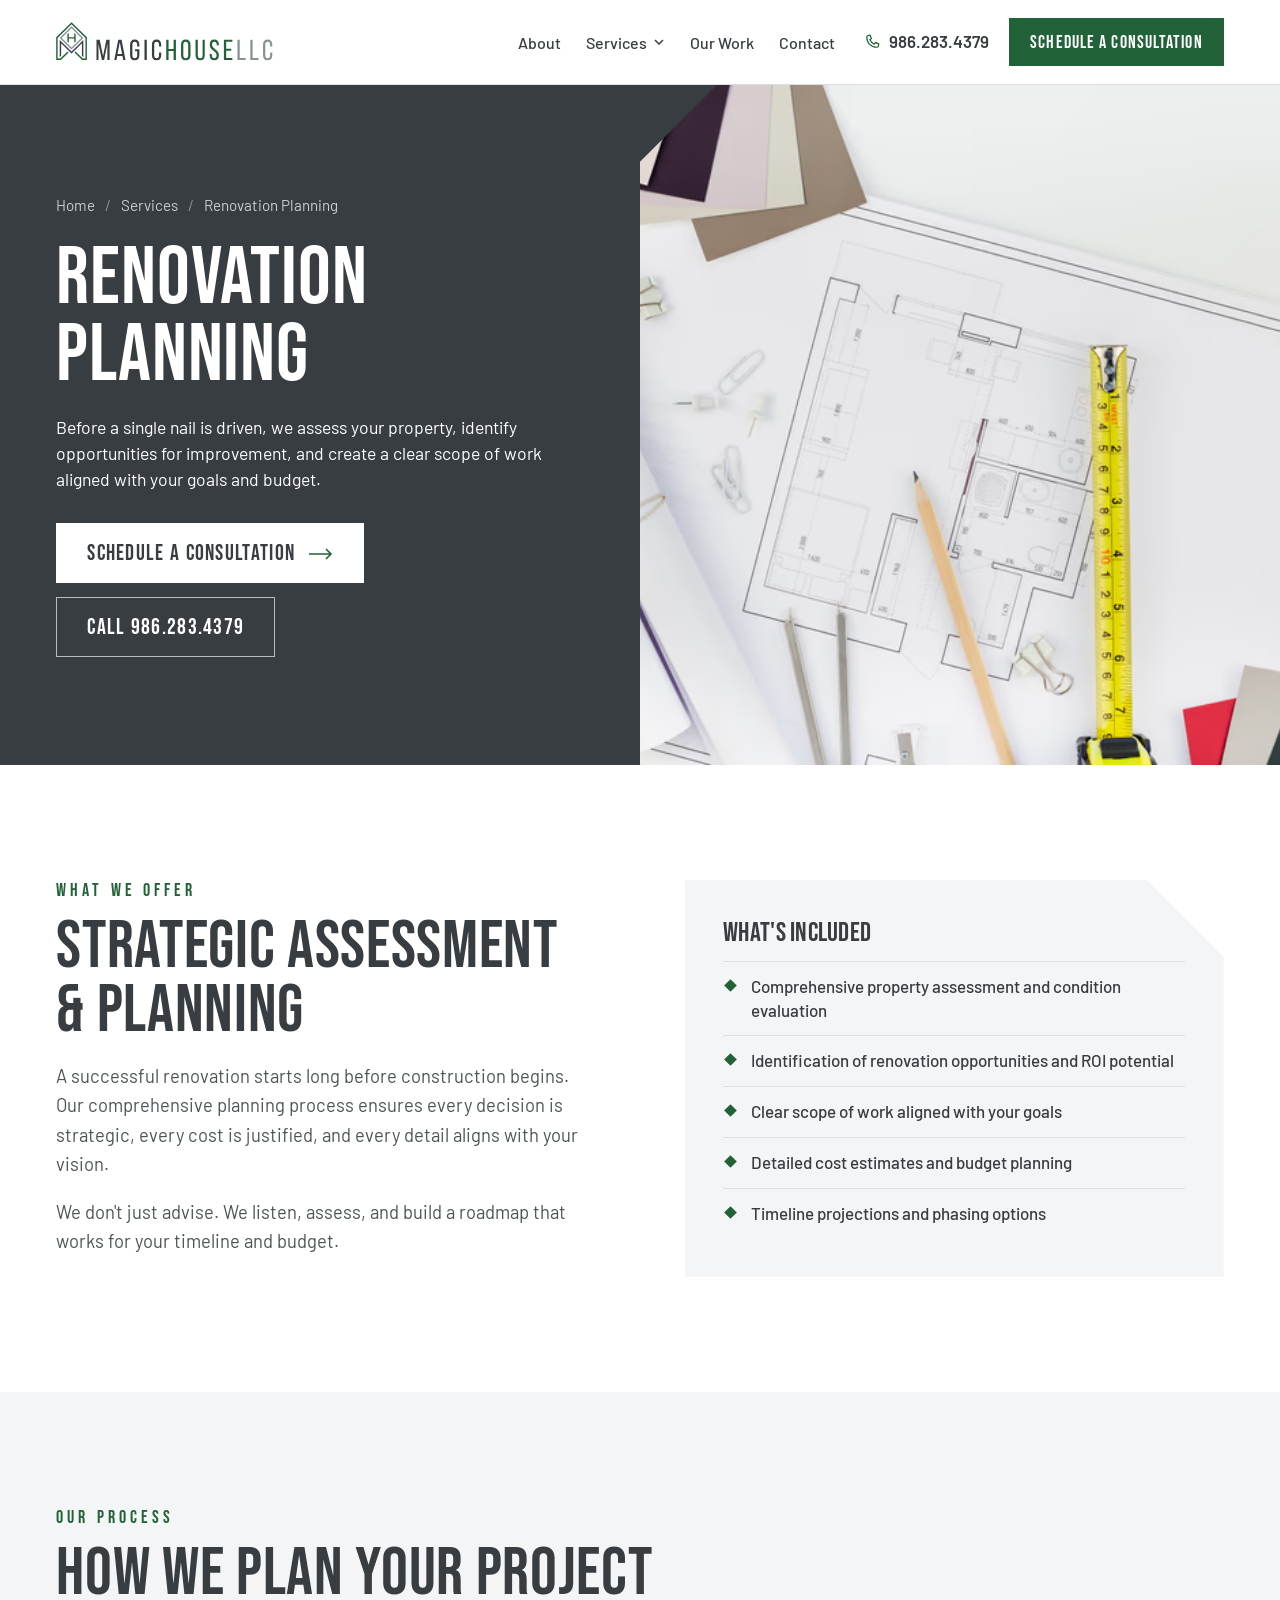
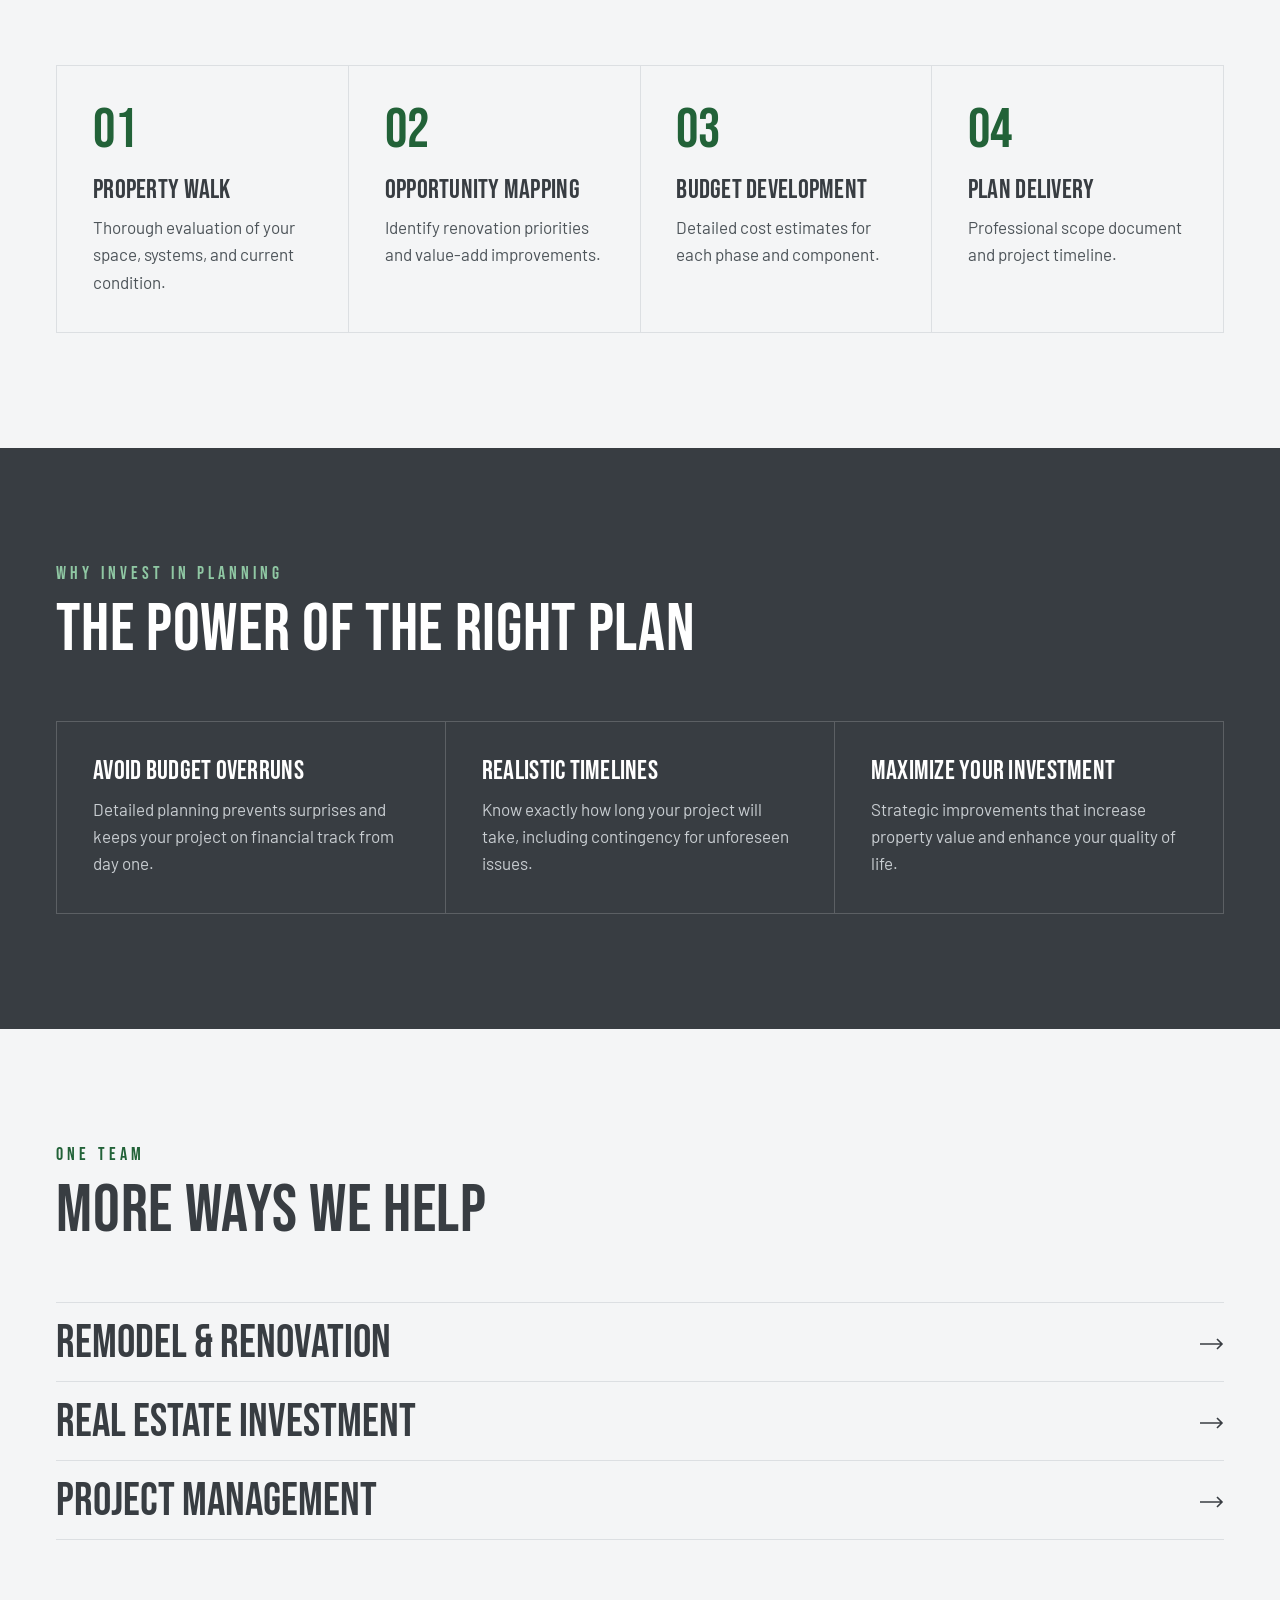
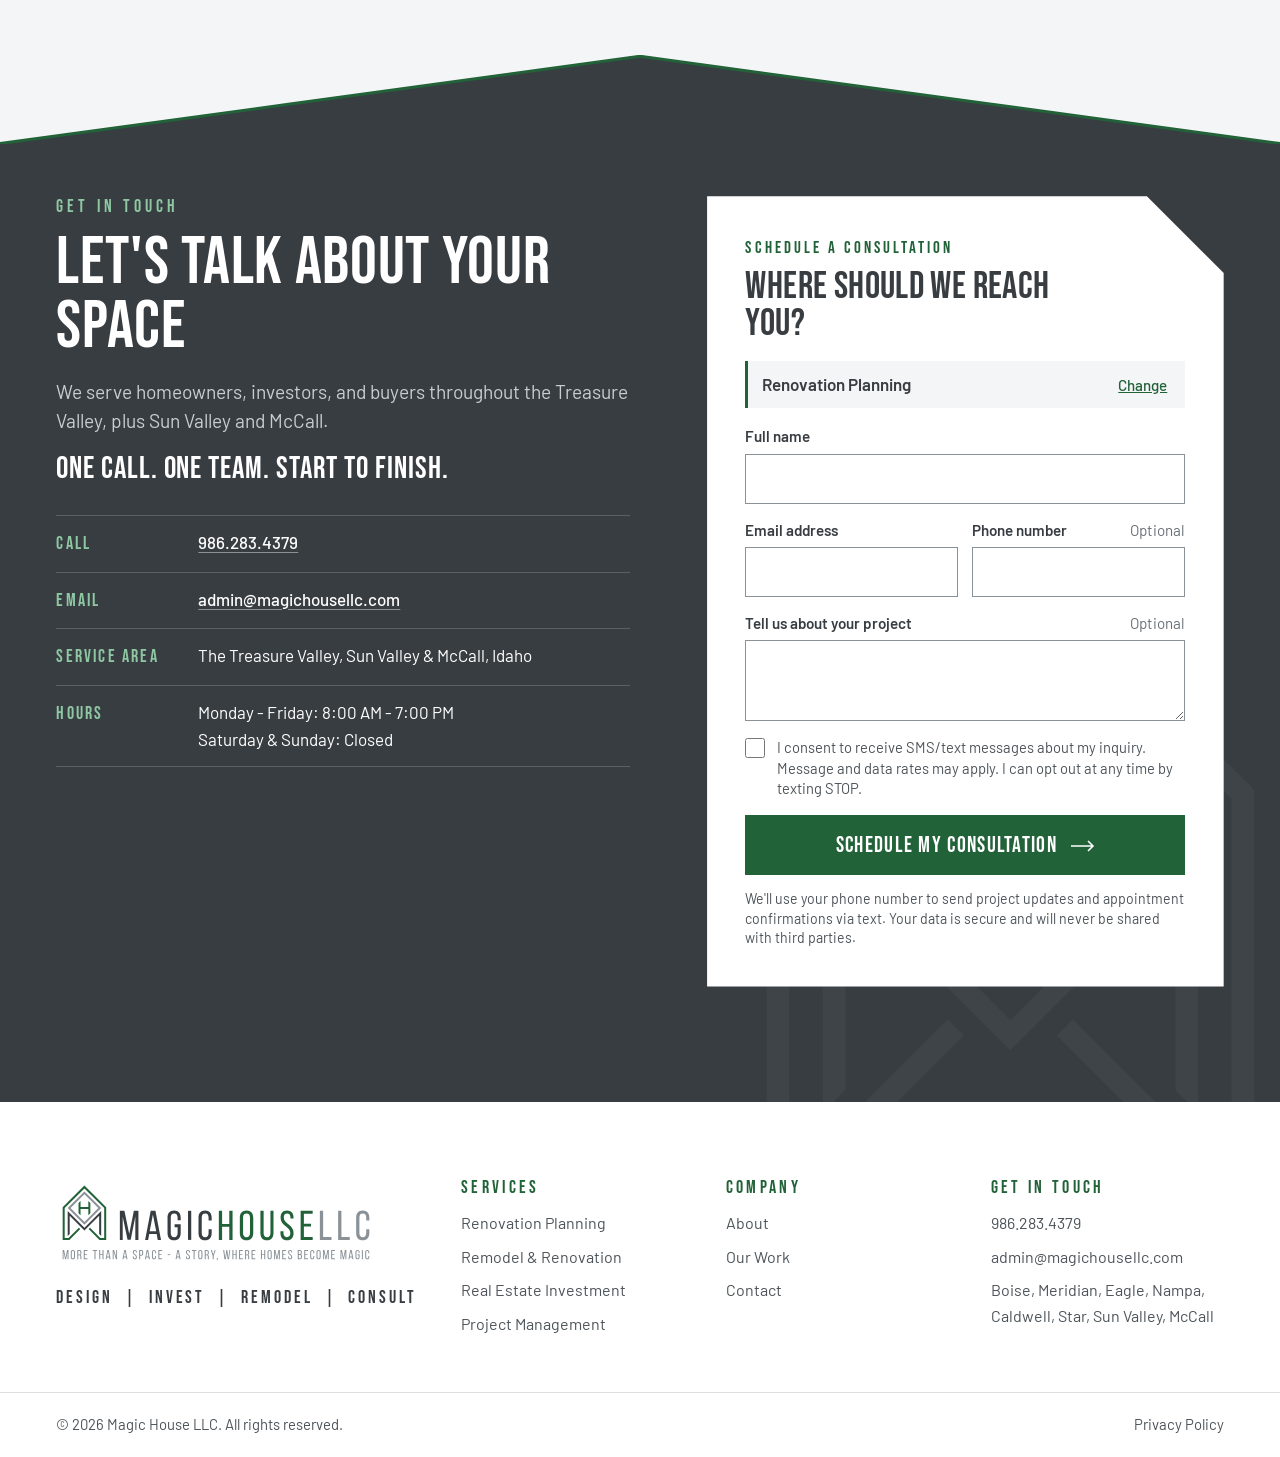
<file: renovation-planning/index.html>
<!DOCTYPE html><html lang="en"><head><meta charSet="utf-8"/><meta http-equiv="x-ua-compatible" content="ie=edge"/><meta name="viewport" content="width=device-width, initial-scale=1, shrink-to-fit=no"/><meta name="generator" content="Gatsby 5.16.1"/><meta name="description" content="Before a single nail is driven, we assess your property, identify opportunities for improvement, and create a clear scope of work aligned with your goals and budget." data-gatsby-head="true"/><meta name="theme-color" content="#383D42" data-gatsby-head="true"/><meta property="og:type" content="website" data-gatsby-head="true"/><meta property="og:site_name" content="Magic House LLC" data-gatsby-head="true"/><meta property="og:title" content="Renovation Planning in the Treasure Valley | Magic House LLC" data-gatsby-head="true"/><meta property="og:description" content="Before a single nail is driven, we assess your property, identify opportunities for improvement, and create a clear scope of work aligned with your goals and budget." data-gatsby-head="true"/><meta property="og:url" content="https://themagichousellc.com/renovation-planning/" data-gatsby-head="true"/><meta property="og:image" content="https://themagichousellc.com/og-image.jpg" data-gatsby-head="true"/><meta name="twitter:card" content="summary_large_image" data-gatsby-head="true"/><meta name="twitter:title" content="Renovation Planning in the Treasure Valley | Magic House LLC" data-gatsby-head="true"/><meta name="twitter:description" content="Before a single nail is driven, we assess your property, identify opportunities for improvement, and create a clear scope of work aligned with your goals and budget." data-gatsby-head="true"/><meta name="twitter:image" content="https://themagichousellc.com/og-image.jpg" data-gatsby-head="true"/><style data-href="/styles.0ccec63f8c08e8dfbed8.css" data-identity="gatsby-global-css">@font-face{font-display:swap;font-family:Bebas Neue;font-weight:400;src:url(/fonts/bebas-neue-latin-400-normal.woff2) format("woff2")}@font-face{font-display:swap;font-family:Barlow;font-weight:400;src:url(/fonts/barlow-latin-400-normal.woff2) format("woff2")}@font-face{font-display:swap;font-family:Barlow;font-weight:500;src:url(/fonts/barlow-latin-500-normal.woff2) format("woff2")}@font-face{font-display:swap;font-family:Barlow;font-weight:600;src:url(/fonts/barlow-latin-600-normal.woff2) format("woff2")}@font-face{ascent-override:165%;descent-override:61%;font-family:Bebas Fallback;line-gap-override:0%;size-adjust:57.66%;src:local("Arial"),local("Roboto")}@font-face{ascent-override:103%;descent-override:21%;font-family:Barlow Fallback;line-gap-override:0%;size-adjust:97.34%;src:local("Arial"),local("Roboto")}:root{--charcoal:#383d42;--charcoal-deep:#25292c;--green:#226238;--green-deep:#194a2a;--green-light:#8fc7a3;--steel:#8a9298;--steel-light:#c8cdd1;--mist:#f4f5f6;--line:#dcdfe2;--line-dark:hsla(0,0%,100%,.18);--text:#4d5459;--white:#fff;--display:"Bebas Neue","Bebas Fallback","Arial Narrow",sans-serif;--body:"Barlow","Barlow Fallback",system-ui,sans-serif;--wrap:1360px;--gutter:clamp(20px,4.4vw,64px);--section-y:clamp(72px,9vw,136px);--header-h:84px;--proof-h:72px;--cut:clamp(44px,6vw,96px);--ease:cubic-bezier(0.2,0.7,0.2,1)}*,:after,:before{box-sizing:border-box}html{-webkit-text-size-adjust:100%;scroll-behavior:smooth;scroll-padding-top:calc(var(--header-h) + 16px)}html.menu-open{overflow:hidden}body{-webkit-font-smoothing:antialiased;background:var(--white);color:var(--text);font-family:var(--body);font-size:1.0625rem;line-height:1.6;margin:0}img,svg,video{display:block;max-width:100%}h1,h2,h3{color:var(--charcoal);font-family:var(--display);font-weight:400;letter-spacing:.01em;margin:0}h1{font-size:clamp(3.25rem,6.4vw,6.5rem);line-height:.94}h2{font-size:clamp(2.75rem,5.2vw,5rem);line-height:.96}h3{font-size:clamp(1.6rem,2.1vw,2rem);line-height:1.05}ol,p,ul{margin:0}ol,ul{list-style:none;padding:0}a{color:var(--green)}a:focus-visible,button:focus-visible,summary:focus-visible{outline:2px solid var(--green);outline-offset:3px}.contact a:focus-visible,.hero a:focus-visible,.page-hero a:focus-visible,.section--dark a:focus-visible,.section--dark button:focus-visible{outline-color:var(--white)}.wrap{margin-inline:auto;max-width:var(--wrap);padding-inline:var(--gutter);width:100%}.skip-link{background:var(--charcoal);color:var(--white);left:16px;padding:12px 18px;position:absolute;top:-100px;z-index:100}.skip-link:focus{top:12px}.eyebrow{color:var(--green);font-family:var(--display);font-size:1.15rem;letter-spacing:.22em;line-height:1.2;margin-bottom:14px}.js [data-reveal]{opacity:0;transform:translateY(22px);transition:opacity .7s var(--ease),transform .7s var(--ease)}.js [data-reveal].is-visible{opacity:1;transform:none}.btn{--fill:var(--charcoal);--curve:22px;align-items:center;background:none;border:1px solid transparent;cursor:pointer;display:inline-flex;font-family:var(--display);font-size:1.35rem;gap:14px;isolation:isolate;justify-content:center;letter-spacing:.06em;line-height:1;min-height:60px;overflow:hidden;padding:6px 30px 4px;position:relative;text-decoration:none;transition:color .3s ease .12s,border-color .35s var(--ease),border-radius .6s cubic-bezier(.4,0,.2,1);white-space:nowrap}.btn:before,.lead-form__option:before,.reel__controls button:before{background:var(--fill);clip-path:circle(0 at 0 100%);content:"";inset:0;position:absolute;transition:clip-path .6s cubic-bezier(.4,0,.2,1);z-index:-1}.btn:focus-visible:before,.lead-form__option:focus-visible:before,.reel__controls button:focus-visible:before{clip-path:circle(150% at 0 100%)}.btn:focus-visible,.lead-form__option:focus-visible,.reel__controls button:focus-visible{border-color:var(--fill);border-top-right-radius:var(--curve)}@media (hover:hover){.btn:not(:disabled):hover:before,.lead-form__option:hover:before,.reel__controls button:hover:before{clip-path:circle(150% at 0 100%)}.btn:not(:disabled):hover,.lead-form__option:hover,.reel__controls button:hover{border-color:var(--fill);border-top-right-radius:var(--curve)}}.btn .arrow,.lead-form__option .arrow,.service-links .arrow,.text-link .arrow{flex:none;transition:transform .25s var(--ease)}.btn:hover .arrow,.lead-form__option:hover .arrow,.service-links a:hover .arrow,.text-link:hover .arrow,a:hover .text-link .arrow{transform:translateX(5px)}.btn--primary{background:var(--green);color:var(--white)}.btn--primary:disabled{cursor:progress;opacity:.7}.btn--light{--fill:var(--green);background:var(--white);color:var(--charcoal)}.btn--light .arrow{color:var(--green);transition:transform .25s var(--ease),color .3s ease .12s}.btn--light:focus-visible,.btn--light:hover{color:var(--white)}.btn--light:focus-visible .arrow,.btn--light:hover .arrow{color:var(--white)}.btn--ghost{border-color:var(--charcoal);color:var(--charcoal)}.btn--ghost:focus-visible,.btn--ghost:hover{color:var(--white)}.btn--ghost-light{--fill:var(--white);border-color:hsla(0,0%,100%,.65);color:var(--white)}.btn--ghost-light:focus-visible,.btn--ghost-light:hover{color:var(--charcoal)}.btn--small{--curve:16px;font-size:1.15rem;min-height:48px;padding-inline:20px}.btn--block{width:100%}.actions{display:flex;flex-wrap:wrap;gap:14px}.text-link{align-items:center;color:var(--green);display:inline-flex;font-family:var(--display);font-size:1.25rem;gap:12px;letter-spacing:.06em;text-decoration:none}.text-link--light{color:var(--white)}.site-header{background:var(--white);border-bottom:1px solid var(--line);position:sticky;top:0;z-index:50}.site-header__row{align-items:center;display:flex;gap:28px;height:var(--header-h)}.site-header__logo{flex:none}.site-header__logo img{height:auto;width:clamp(190px,17vw,232px)}.site-nav{align-items:center;display:flex;gap:clamp(18px,2vw,32px);margin-left:auto}.site-nav>a,.site-nav__group>button{align-items:center;background:none;border:0;color:var(--charcoal);cursor:pointer;display:inline-flex;font:500 1rem var(--body);gap:7px;height:var(--header-h);padding:0;text-decoration:none}.site-nav>a.is-current,.site-nav>a:hover,.site-nav__group:hover>button{color:var(--green)}.site-nav__group{position:relative}.site-nav__menu{background:var(--white);border:1px solid var(--line);border-top:3px solid var(--green);left:-24px;opacity:0;padding:10px 0;position:absolute;top:100%;transform:translateY(6px);transition:opacity .18s,transform .18s var(--ease),visibility .18s;visibility:hidden;width:280px}.site-nav__group:focus-within .site-nav__menu,.site-nav__group:hover .site-nav__menu{opacity:1;transform:none;visibility:visible}.site-nav__menu a{color:var(--charcoal);display:block;font-weight:500;padding:11px 24px;text-decoration:none}.site-nav__menu a:hover{background:var(--mist);color:var(--green)}.site-header__actions{align-items:center;display:flex;gap:20px}.site-header__phone{align-items:center;color:var(--charcoal);display:inline-flex;font-weight:600;gap:8px;text-decoration:none;white-space:nowrap}.site-header__phone svg{color:var(--green)}.site-header__toggle{background:none;border:1px solid var(--line);cursor:pointer;display:none;height:48px;padding:0;position:relative;width:48px}.site-header__toggle span{background:var(--charcoal);height:2px;left:13px;position:absolute;transition:transform .2s var(--ease),top .2s var(--ease);width:20px}.site-header__toggle span:first-child{top:19px}.site-header__toggle span:last-child{top:26px}.site-header__toggle[aria-expanded=true] span:first-child{top:23px;transform:rotate(45deg)}.site-header__toggle[aria-expanded=true] span:last-child{top:23px;transform:rotate(-45deg)}.mobile-menu{display:none}.hero{align-items:flex-end;background:var(--charcoal-deep);display:flex;isolation:isolate;min-height:calc(100svh - var(--header-h) - var(--proof-h));overflow:hidden;position:relative}.hero .hero__image{inset:0;position:absolute;z-index:-2}.hero__shade{background:linear-gradient(90deg,rgba(37,41,44,.76),rgba(37,41,44,.62) 40%,rgba(37,41,44,.26) 56%,rgba(37,41,44,0) 70%),linear-gradient(0deg,rgba(37,41,44,.62),rgba(37,41,44,0) 46%);inset:0;position:absolute;z-index:-1}.hero__content{padding-block:clamp(48px,7vh,88px)}.hero .eyebrow,.hero h1{color:var(--white)}.hero h1{font-size:clamp(4.1rem,9vw,9rem);line-height:.88}.hero h1 span{display:block}.hero__lead{color:var(--white);font-size:clamp(1.1rem,1.5vw,1.3rem);line-height:1.5;margin:22px 0 32px;max-width:600px}.video-loop{background:var(--charcoal);height:100%;overflow:hidden;position:relative;width:100%}.video-loop img,.video-loop video{height:100%;inset:0;object-fit:cover;position:absolute;width:100%}.video-loop video{opacity:0;transition:opacity .8s}.video-loop.is-playing video{opacity:1}.proof{background:var(--green);display:grid;grid-template-columns:repeat(4,1fr)}.proof li{align-items:center;border-left:1px solid hsla(0,0%,100%,.22);color:var(--white);display:flex;font-family:var(--display);font-size:clamp(1.1rem,1.55vw,1.45rem);justify-content:center;letter-spacing:.08em;line-height:1.1;min-height:var(--proof-h);padding:8px 16px 6px;text-align:center}.proof li:first-child{border-left:0}.section{padding-block:var(--section-y)}.section--tight{padding-block:clamp(48px,5vw,72px) var(--section-y)}.section--mist{background:var(--mist)}.section--dark{background:var(--charcoal);color:var(--steel-light)}.section--dark h2,.section--dark h3{color:var(--white)}.section--dark .eyebrow{color:var(--green-light)}.section-head{margin-bottom:clamp(36px,4.5vw,64px);max-width:820px}.section-head__intro{font-size:1.2rem;line-height:1.5;margin-top:18px}.gap__grid{align-items:center;display:grid;gap:clamp(40px,6vw,96px);grid-template-columns:minmax(0,.92fr) minmax(0,1.08fr)}.gap__title span{display:block}.gap__text{font-size:1.15rem;margin-top:20px}.gap__text strong{color:var(--charcoal);font-weight:600}.gap__compare{display:grid;grid-template-columns:1fr 1.12fr}.gap__label{font-family:var(--display);font-size:1.1rem;letter-spacing:.18em;margin-bottom:18px}.gap__old{background:var(--mist);border:1px solid var(--line);border-right:0;padding:clamp(24px,3vw,40px)}.gap__old li{border-bottom:1px solid var(--line);color:var(--text);font-weight:500;padding:11px 0;text-decoration:line-through;text-decoration-color:var(--steel)}.gap__note{font-size:.98rem;line-height:1.4;margin-top:16px}.gap__new{background:var(--green);clip-path:polygon(0 0,calc(100% - var(--cut)) 0,100% var(--cut),100% 100%,0 100%);color:var(--white);display:flex;flex-direction:column;padding:clamp(24px,3vw,40px)}.gap__big{font-family:var(--display);font-size:clamp(2.9rem,4.6vw,4.5rem);line-height:.98;margin-bottom:auto;padding-bottom:28px}.service-tiles{display:grid;gap:clamp(16px,2vw,28px);grid-template-columns:repeat(12,1fr)}.service-tile{background:var(--white);color:inherit;display:flex;flex-direction:column;grid-column:span 5;position:relative;text-decoration:none}.service-tile:first-child,.service-tile:nth-child(4){grid-column:span 7}.service-tile__image{height:clamp(240px,26vw,370px);overflow:hidden}.service-tile__image .gatsby-image-wrapper{height:100%;transition:transform .7s var(--ease)}.service-tile:hover .service-tile__image .gatsby-image-wrapper{transform:scale(1.04)}.service-tile__body{align-items:flex-start;border-bottom:3px solid var(--green);display:flex;flex:1 1;flex-direction:column;padding:clamp(22px,2.4vw,34px);position:relative}.service-tile__number{color:var(--steel);font-family:var(--display);font-size:1.5rem;letter-spacing:.06em;position:absolute;right:clamp(22px,2.4vw,34px);top:clamp(16px,2vw,26px)}.service-tile h3{font-size:clamp(2rem,2.8vw,2.75rem);padding-right:48px}.service-tile p{margin:10px 0 18px}.service-tile .text-link{margin-top:auto}.work__head{align-items:flex-end;display:flex;gap:32px;justify-content:space-between;margin-bottom:clamp(32px,4vw,56px)}.work__head>p{font-size:1.15rem;line-height:1.5;max-width:440px}.work{overflow:hidden}.reel{--reel-gap:clamp(14px,2vw,28px);touch-action:pan-y}.reel__stage{display:grid;justify-items:center}.reel__slide{grid-area:1/1;opacity:.42;position:relative;transform:translateX(calc(var(--position)*(100% + var(--reel-gap)))) scale(.9);transform-origin:50% 36%;transition:transform .6s var(--ease),opacity .6s var(--ease);width:calc(33.33333% - var(--reel-gap)*2/3)}.reel__slide.is-active{opacity:1;transform:none;z-index:1}.reel__slide.is-away{opacity:0;transition:none;visibility:hidden}.reel__pick{background:none;border:0;cursor:pointer;inset:0;padding:0;position:absolute}.reel__pick:focus-visible{outline:2px solid var(--white);outline-offset:3px}.reel__slide:not(.is-active):hover{opacity:.7}.reel__slide:not(.is-active) figcaption{opacity:0}.reel__controls{align-items:center;display:flex;gap:20px;justify-content:center;margin-top:clamp(20px,2.4vw,32px)}.reel__controls button{--fill:var(--white);--curve:16px;background:none;border:1px solid var(--line-dark);color:var(--white);cursor:pointer;display:grid;height:56px;isolation:isolate;overflow:hidden;padding:0;place-items:center;position:relative;transition:color .3s ease .12s,border-color .35s var(--ease),border-radius .6s cubic-bezier(.4,0,.2,1);width:56px}.reel__controls button:focus-visible,.reel__controls button:hover{color:var(--charcoal)}.reel__controls button:focus-visible{outline-color:var(--white)}.reel__prev .arrow{transform:rotate(180deg)}.reel__controls p{color:var(--white);font-family:var(--display);font-size:1.15rem;letter-spacing:.14em;min-width:150px;padding-top:3px;text-align:center}.work figure{margin:0}.work .video-loop{aspect-ratio:3/4;pointer-events:none}.work figcaption{display:grid;gap:3px;line-height:1.35;padding-top:16px;text-align:center;transition:opacity .4s}.work figcaption strong{color:var(--white);font-family:var(--display);font-size:1.65rem;font-weight:400;letter-spacing:.03em;line-height:1.05}.work__place{color:var(--green-light);font-family:var(--display);font-size:1rem;letter-spacing:.18em;margin-top:6px}.line-grid{border-left:1px solid var(--line);border-top:1px solid var(--line);display:grid}.line-grid--2{grid-template-columns:repeat(2,1fr)}.line-grid--3{grid-template-columns:repeat(3,1fr)}.line-grid--4{grid-template-columns:repeat(4,1fr)}.line-grid li{border-bottom:1px solid var(--line);border-right:1px solid var(--line);padding:clamp(24px,2.8vw,40px)}.line-grid h3{margin-bottom:10px}.line-grid__number{color:var(--green);display:block;font-family:var(--display);font-size:clamp(3rem,4.4vw,4.25rem);line-height:1;margin-bottom:18px}.section--dark .line-grid,.section--dark .line-grid li{border-color:var(--line-dark)}.section--dark .line-grid__number{color:var(--green-light)}.split{display:grid;gap:clamp(40px,7vw,112px);grid-template-columns:minmax(0,1fr) minmax(0,1fr)}.split__copy p:not(.eyebrow){font-size:1.15rem;margin-top:18px}.split__list{align-self:start;background:var(--mist);clip-path:polygon(0 0,calc(100% - var(--cut)) 0,100% var(--cut),100% 100%,0 100%);padding:clamp(26px,3vw,44px)}.split__list h3{margin-bottom:14px}.check-list li{border-top:1px solid var(--line);color:var(--charcoal);font-weight:500;line-height:1.4;padding:13px 0 13px 28px;position:relative}.check-list li:before{background:var(--green);content:"";height:9px;left:3px;position:absolute;top:19px;transform:rotate(45deg);width:9px}.page-hero{background:var(--charcoal);color:var(--steel-light);display:grid;grid-template-columns:minmax(0,1fr) minmax(0,1fr);min-height:min(680px,calc(100svh - var(--header-h)))}.page-hero__copy{align-items:flex-start;display:flex;flex-direction:column;justify-content:center;padding:clamp(40px,5vw,72px) clamp(28px,4vw,64px) clamp(40px,5vw,72px) max(var(--gutter),calc((100vw - var(--wrap))/2 + var(--gutter)))}.page-hero h1,.page-hero__lead{color:var(--white)}.page-hero__lead{font-size:clamp(1.1rem,1.35vw,1.25rem);line-height:1.5;margin:20px 0 30px;max-width:560px}.page-hero__image{clip-path:polygon(var(--cut) 0,100% 0,100% 100%,0 100%,0 var(--cut));overflow:hidden;position:relative}.page-hero__image .gatsby-image-wrapper{inset:0;position:absolute}.crumbs{font-size:.95rem;margin-bottom:22px}.crumbs ol{display:flex;flex-wrap:wrap;gap:6px 10px}.crumbs li+li:before{color:var(--steel);content:"/";margin-right:10px}.crumbs a,.crumbs span{color:var(--steel-light);text-decoration:none}.crumbs a:hover{color:var(--white)}.story{display:grid;gap:clamp(32px,6vw,96px);grid-template-columns:minmax(0,.8fr) minmax(0,1.2fr)}.story__head{align-self:start;position:sticky;top:calc(var(--header-h) + 32px)}.story__body{display:grid;font-size:1.15rem;gap:20px}.story__opening{color:var(--charcoal);font-size:clamp(1.35rem,1.9vw,1.6rem);line-height:1.4}.story__turn{border-left:3px solid var(--green);color:var(--charcoal);font-family:var(--display);font-size:clamp(2.4rem,4vw,3.5rem);line-height:1;margin-block:10px;padding:14px 0 10px 24px}.story__sign{border-top:1px solid var(--line);font-size:1rem;padding-top:20px}.story__sign strong{color:var(--charcoal);font-weight:600}.pair{display:grid;gap:clamp(24px,4vw,56px);grid-template-columns:repeat(2,1fr)}.pair__image{clip-path:polygon(0 0,calc(100% - var(--cut)) 0,100% var(--cut),100% 100%,0 100%);height:clamp(240px,28vw,400px);margin-bottom:24px;overflow:hidden}.pair__image .gatsby-image-wrapper{height:100%}.pair h3{font-size:clamp(2rem,2.8vw,2.75rem);margin-bottom:8px}.service-links{border-top:1px solid var(--line);display:grid}.service-links a{align-items:center;border-bottom:1px solid var(--line);color:var(--charcoal);display:flex;font-family:var(--display);font-size:clamp(2rem,3.6vw,3.25rem);gap:20px;justify-content:space-between;line-height:1;padding:18px 0 14px;text-decoration:none;transition:color .2s,padding-left .25s var(--ease)}.service-links a:hover{color:var(--green);padding-left:12px}.area,.band,.family{display:grid;grid-template-columns:repeat(2,1fr)}.family{background:var(--green)}.family,.family .eyebrow,.family h2{color:var(--white)}.area__image,.band__image,.family__image{min-height:clamp(320px,38vw,560px);position:relative}.area__image .gatsby-image-wrapper,.band__image .gatsby-image-wrapper,.family__image .gatsby-image-wrapper{inset:0;position:absolute}.area__copy,.band__copy,.family__copy{align-self:center;max-width:660px;padding:clamp(40px,6vw,88px) var(--gutter)}.family__copy p:not(.eyebrow){font-size:1.15rem;margin-block:18px 24px}.area{background:var(--mist)}.area__copy>p:not(.eyebrow),.band__copy>p:not(.eyebrow){font-size:1.15rem;margin-top:16px}.area__copy ul{border-top:1px solid var(--line);display:grid;gap:0 24px;grid-template-columns:repeat(2,1fr);margin-top:20px}.area__copy li{border-bottom:1px solid var(--line);color:var(--charcoal);font-family:var(--display);font-size:1.5rem;letter-spacing:.04em;padding:11px 0 8px}.band{background:var(--mist)}.band--reverse .band__image{order:2}.scope{display:grid;gap:clamp(28px,3vw,44px) clamp(16px,2vw,28px);grid-template-columns:repeat(3,1fr)}.scope .gatsby-image-wrapper,.scope__real{aspect-ratio:3/2;height:auto;margin-bottom:16px;object-fit:cover;object-position:50% 60%;width:100%}.scope h3{margin-bottom:6px}.faq{display:grid;gap:clamp(24px,5vw,80px);grid-template-columns:minmax(0,.7fr) minmax(0,1.3fr)}.faq .section-head{align-self:start;margin-bottom:0;position:sticky;top:calc(var(--header-h) + 32px)}.faq__list{border-top:1px solid var(--line)}.faq details{border-bottom:1px solid var(--line)}.faq summary{color:var(--charcoal);cursor:pointer;font-family:var(--display);font-size:clamp(1.5rem,2vw,1.85rem);letter-spacing:.02em;line-height:1.1;list-style:none;padding:20px 44px 18px 0;position:relative}.faq summary::-webkit-details-marker{display:none}.faq summary:after{border-bottom:2px solid var(--green);border-right:2px solid var(--green);content:"";height:11px;position:absolute;right:8px;top:26px;transform:rotate(45deg);transition:transform .2s var(--ease);width:11px}.faq details[open] summary:after{top:31px;transform:rotate(225deg)}.faq details p{max-width:680px;padding-bottom:22px}.contact{background:var(--charcoal);color:var(--steel-light);overflow:hidden;padding-block:clamp(96px,11vw,168px) var(--section-y);position:relative;scroll-margin-top:var(--header-h)}.contact:before{aspect-ratio:214/254;background:url(/mark-white.svg) 50%/contain no-repeat;bottom:-14%;content:"";opacity:.035;pointer-events:none;position:absolute;right:-4%;width:min(640px,60vw)}.contact__roof{height:clamp(40px,7vw,104px);left:0;position:absolute;top:-1px;width:100%}.contact__roof-sky{fill:var(--mist)}.contact__roof-line{fill:none;stroke:var(--green);stroke-width:3;vector-effect:non-scaling-stroke}.contact__grid{align-items:start;display:grid;gap:0 clamp(40px,6vw,96px);grid-template-columns:minmax(0,1fr) minmax(0,.9fr);grid-template-rows:auto 1fr;position:relative}.contact__grid .lead-form{grid-column:2;grid-row:1/span 2}.contact__copy h1,.contact__copy h2{color:var(--white)}.contact__copy .eyebrow{color:var(--green-light)}.contact__body{font-size:1.2rem;line-height:1.5;margin-top:18px}.contact__promise{color:var(--white);font-family:var(--display);font-size:clamp(1.7rem,2.4vw,2.2rem);letter-spacing:.03em;line-height:1.1;margin-top:16px}.contact-details{border-top:1px solid var(--line-dark);grid-column:1;margin:30px 0 0}.contact-details>div{border-bottom:1px solid var(--line-dark);display:grid;gap:12px;grid-template-columns:130px 1fr;padding:13px 0}.contact-details dt{color:var(--green-light);font-family:var(--display);font-size:1.15rem;letter-spacing:.12em}.contact-details dd{color:var(--white);margin:0}.contact-details dd span{display:block}.contact-details a{color:var(--white);font-weight:500;overflow-wrap:anywhere;text-decoration-color:var(--steel);text-underline-offset:3px}.contact--page{padding-block:clamp(48px,6vw,88px)}.contact--page .crumbs{margin-bottom:18px}.lead-form{background:var(--white);clip-path:polygon(0 0,calc(100% - var(--cut)) 0,100% var(--cut),100% 100%,0 100%);color:var(--text);padding:clamp(24px,3vw,44px)}.lead-form__title{font-size:clamp(2.1rem,3vw,2.75rem);margin-bottom:18px;padding-right:var(--cut)}.lead-form__step{color:var(--green);font-family:var(--display);font-size:1.05rem;letter-spacing:.18em;margin-bottom:8px}.lead-form__options{display:grid;gap:10px}.lead-form__option{--fill:var(--green);--curve:22px;align-items:center;background:var(--white);border:1px solid var(--line);color:var(--charcoal);cursor:pointer;display:flex;font-family:var(--display);font-size:1.5rem;gap:16px;isolation:isolate;justify-content:space-between;letter-spacing:.04em;line-height:1;min-height:64px;overflow:hidden;padding:6px 20px 4px;position:relative;text-align:left;transition:color .3s ease .12s,border-color .35s var(--ease),border-radius .6s cubic-bezier(.4,0,.2,1)}.lead-form__option .arrow{color:var(--green);transition:transform .25s var(--ease),color .3s ease .12s}.lead-form__option:focus-visible,.lead-form__option:hover{color:var(--white)}.lead-form__option:focus-visible .arrow,.lead-form__option:hover .arrow{color:var(--white)}.lead-form__chosen{align-items:center;background:var(--mist);border-left:3px solid var(--green);color:var(--charcoal);display:flex;font-weight:600;gap:12px;justify-content:space-between;margin-bottom:16px;padding:10px 14px}.lead-form__chosen button{background:none;border:0;color:var(--green);cursor:pointer;font:500 .95rem var(--body);padding:4px;text-decoration:underline}.lead-form__fields{display:grid;gap:14px;grid-template-columns:repeat(2,1fr)}.field{display:grid;gap:5px;min-width:0}.field--wide,.field:first-child{grid-column:1/-1}.field span{color:var(--charcoal);display:flex;font-size:.95rem;font-weight:600;gap:8px;justify-content:space-between}.field em{color:#6a7177;font-style:normal;font-weight:400}.field input,.field textarea{background:var(--white);border:1px solid var(--steel);border-radius:0;color:var(--charcoal);font:400 1rem var(--body);min-height:50px;padding:11px 13px;transition:border-color .15s,box-shadow .15s;width:100%}.field textarea{resize:vertical}.field input:focus,.field textarea:focus{border-color:var(--green);box-shadow:0 0 0 1px var(--green);outline:0}.lead-form__consent{cursor:pointer;display:grid;font-size:.92rem;gap:10px;grid-template-columns:22px 1fr;line-height:1.4;margin-block:16px}.lead-form__consent input{accent-color:var(--green);height:20px;margin:1px 0 0;width:20px}.lead-form__note{font-size:.88rem;line-height:1.4;margin-top:14px}.lead-form__error{background:#fbeeed;border-left:3px solid #b3261e;color:#7a1a14;margin-top:12px;padding:10px 14px}.lead-form__error a{color:inherit;font-weight:600}.lead-form__trap{left:-9999px;position:absolute}.lead-form--done p{margin-top:8px}.lead-form--done a{font-weight:600}.prose{max-width:820px}.prose h1{margin-bottom:24px}.prose h2{font-size:clamp(1.8rem,2.6vw,2.25rem);margin:32px 0 8px}.prose .actions{margin-top:28px}.site-footer{background:var(--white);font-size:1rem;padding-top:clamp(48px,6vw,80px)}.site-footer__grid{display:grid;gap:32px;grid-template-columns:minmax(0,1.6fr) repeat(3,minmax(0,1fr))}.site-footer__brand img{height:auto;width:min(320px,100%)}.site-footer__brand p{color:var(--charcoal);font-family:var(--display);font-size:1.15rem;letter-spacing:.16em;margin-top:16px;white-space:pre-wrap}.site-footer h2{color:var(--green);font-size:1.15rem;letter-spacing:.18em;margin-bottom:10px}.site-footer li{padding:4px 0}.site-footer a{color:var(--text);overflow-wrap:anywhere;text-decoration:none}.site-footer a:hover{color:var(--green);text-decoration:underline}.site-footer__legal{border-top:1px solid var(--line);display:flex;flex-wrap:wrap;font-size:.93rem;gap:8px 24px;justify-content:space-between;margin-top:clamp(32px,4vw,56px);padding-block:20px}.mobile-bar{display:none}@media (max-width:1240px){.site-header__phone{display:none}}@media (max-width:1040px){:root{--header-h:72px}.site-header__actions .btn,.site-nav{display:none}.site-header__actions{margin-left:auto}.mobile-menu,.site-header__toggle{display:block}.mobile-menu{background:var(--white);inset:var(--header-h) 0 0;opacity:0;overflow-y:auto;padding:12px var(--gutter) 96px;position:fixed;transition:opacity .2s,visibility .2s;visibility:hidden}.mobile-menu.is-open{opacity:1;visibility:visible}.mobile-menu a{border-bottom:1px solid var(--line);color:var(--charcoal);display:block;font-family:var(--display);font-size:2rem;line-height:1.1;padding:14px 0 10px;text-decoration:none}.mobile-menu .mobile-menu__sub{font-size:1.5rem;padding-left:16px}.mobile-menu__label{color:var(--green);font-family:var(--display);font-size:1.1rem;letter-spacing:.18em;padding-top:20px}.contact__grid,.faq,.gap__grid,.split,.story{grid-template-columns:minmax(0,1fr)}.contact__grid .lead-form{grid-column:1;grid-row:auto;margin-top:28px}.faq .section-head,.story__head{position:static}.page-hero{grid-template-columns:minmax(0,1fr);min-height:0}.page-hero__copy{padding:44px var(--gutter)}.page-hero__image{height:56vw;min-height:260px}.line-grid--4,.scope{grid-template-columns:repeat(2,1fr)}.site-footer__grid{grid-template-columns:repeat(3,minmax(0,1fr))}.site-footer__brand{grid-column:1/-1}}@media (max-width:899px){.hero .hero__image img{object-position:74% 50%}.hero__shade{background:linear-gradient(0deg,rgba(37,41,44,.86),rgba(37,41,44,.72) 54%,rgba(37,41,44,.3) 70%,rgba(37,41,44,0) 86%)}}@media (max-width:760px){body{padding-bottom:64px}.mobile-bar{background:var(--charcoal);display:grid;grid-template-columns:1fr 1fr;inset:auto 0 0;padding-bottom:env(safe-area-inset-bottom);position:fixed;z-index:40}.mobile-bar a{align-items:center;color:var(--white);display:flex;font-family:var(--display);font-size:1.4rem;gap:10px;justify-content:center;letter-spacing:.06em;min-height:64px;padding-top:3px;text-decoration:none}.mobile-bar a:last-child{background:var(--green)}.proof{grid-template-columns:repeat(2,1fr)}.proof li{border-top:1px solid hsla(0,0%,100%,.22);min-height:64px}.proof li:nth-child(odd){border-left:0}.proof li:nth-child(-n+2){border-top:0}.hero{min-height:calc(100svh - var(--header-h) - 64px)}.hero .eyebrow{font-size:1rem;letter-spacing:.1em}.actions .btn{width:100%}.gap__compare{grid-template-columns:minmax(0,1fr)}.gap__old{border-bottom:0;border-right:1px solid var(--line)}.service-tile,.service-tile:first-child,.service-tile:nth-child(4){grid-column:1/-1}.work__head{display:block}.reel__slide{width:72%}.work__head>p{margin-top:12px}.area,.band,.family,.line-grid--2,.line-grid--3,.line-grid--4{grid-template-columns:minmax(0,1fr)}.area__image,.band__image,.family__image{min-height:62vw}.band--reverse .band__image{order:0}.lead-form__fields,.pair,.scope{grid-template-columns:minmax(0,1fr)}.contact-details>div{grid-template-columns:84px 1fr}.contact-details dd{font-size:.97rem}.site-footer__grid{grid-template-columns:repeat(2,minmax(0,1fr))}.site-footer__grid>:last-child{grid-column:1/-1}.site-footer__brand p{font-size:1rem;letter-spacing:.08em}}@media (prefers-reduced-motion:reduce){html{scroll-behavior:auto}*,:after,:before{transition-duration:.01ms!important}.js [data-reveal]{opacity:1;transform:none}}</style><style>.gatsby-image-wrapper{position:relative;overflow:hidden}.gatsby-image-wrapper picture.object-fit-polyfill{position:static!important}.gatsby-image-wrapper img{bottom:0;height:100%;left:0;margin:0;max-width:none;padding:0;position:absolute;right:0;top:0;width:100%;object-fit:cover}.gatsby-image-wrapper [data-main-image]{opacity:0;transform:translateZ(0);transition:opacity .25s linear;will-change:opacity}.gatsby-image-wrapper-constrained{display:inline-block;vertical-align:top}</style><noscript><style>.gatsby-image-wrapper noscript [data-main-image]{opacity:1!important}.gatsby-image-wrapper [data-placeholder-image]{opacity:0!important}</style></noscript><script type="module">const e="undefined"!=typeof HTMLImageElement&&"loading"in HTMLImageElement.prototype;e&&document.body.addEventListener("load",(function(e){const t=e.target;if(void 0===t.dataset.mainImage)return;if(void 0===t.dataset.gatsbyImageSsr)return;let a=null,n=t;for(;null===a&&n;)void 0!==n.parentNode.dataset.gatsbyImageWrapper&&(a=n.parentNode),n=n.parentNode;const o=a.querySelector("[data-placeholder-image]"),r=new Image;r.src=t.currentSrc,r.decode().catch((()=>{})).then((()=>{t.style.opacity=1,o&&(o.style.opacity=0,o.style.transition="opacity 500ms linear")}))}),!0);</script><script>
var root = document.documentElement;
root.classList.add("js");
try {
  if (sessionStorage.getItem("mh-intro")) root.classList.add("intro-seen");
  else sessionStorage.setItem("mh-intro", "1");
} catch (error) {}
</script><link rel="preload" as="font" type="font/woff2" href="/fonts/bebas-neue-latin-400-normal.woff2" crossorigin="anonymous"/><link rel="preload" as="font" type="font/woff2" href="/fonts/barlow-latin-400-normal.woff2" crossorigin="anonymous"/><title data-gatsby-head="true">Renovation Planning in the Treasure Valley | Magic House LLC</title><link rel="canonical" href="https://themagichousellc.com/renovation-planning/" data-gatsby-head="true"/><link rel="icon" href="/favicon.svg" type="image/svg+xml" data-gatsby-head="true"/><link rel="icon" href="/favicon-32.png" sizes="32x32" type="image/png" data-gatsby-head="true"/><link rel="apple-touch-icon" href="/apple-touch-icon.png" data-gatsby-head="true"/><script type="application/ld+json" data-gatsby-head="true">{"@context":"https://schema.org","@type":"HomeAndConstructionBusiness","@id":"https://themagichousellc.com/#business","name":"Magic House LLC","slogan":"More than a space - a story, where homes become magic","description":"Family-owned design, investment, remodel, and consulting company in the Treasure Valley, Idaho.","url":"https://themagichousellc.com/","logo":"https://themagichousellc.com/logo.svg","image":"https://themagichousellc.com/og-image.jpg","telephone":"+1-986-283-4379","email":"admin@magichousellc.com","founder":{"@type":"Person","name":"Sajra Ibrahimagic"},"address":{"@type":"PostalAddress","addressRegion":"ID","addressCountry":"US"},"areaServed":[{"@type":"City","name":"Boise, ID"},{"@type":"City","name":"Meridian, ID"},{"@type":"City","name":"Eagle, ID"},{"@type":"City","name":"Nampa, ID"},{"@type":"City","name":"Caldwell, ID"},{"@type":"City","name":"Star, ID"},{"@type":"City","name":"Sun Valley, ID"},{"@type":"City","name":"McCall, ID"}],"openingHoursSpecification":{"@type":"OpeningHoursSpecification","dayOfWeek":["Monday","Tuesday","Wednesday","Thursday","Friday"],"opens":"08:00","closes":"19:00"}}</script><script type="application/ld+json" data-gatsby-head="true">{"@context":"https://schema.org","@type":"BreadcrumbList","itemListElement":[{"@type":"ListItem","position":1,"name":"Home","item":"https://themagichousellc.com/"},{"@type":"ListItem","position":2,"name":"Renovation Planning","item":"https://themagichousellc.com/renovation-planning/"}]}</script><script type="application/ld+json" data-gatsby-head="true">{"@context":"https://schema.org","@type":"Service","name":"Renovation Planning","description":"Before a single nail is driven, we assess your property, identify opportunities for improvement, and create a clear scope of work aligned with your goals and budget.","serviceType":"Renovation Planning","provider":{"@id":"https://themagichousellc.com/#business"},"areaServed":["Boise, ID","Meridian, ID","Eagle, ID","Nampa, ID","Caldwell, ID","Star, ID","Sun Valley, ID","McCall, ID"]}</script></head><body><div class="intro" aria-hidden="true"><style>
.intro {
  position: fixed;
  inset: 0;
  z-index: 200;
  display: grid;
  place-items: center;
  overflow: hidden;
  pointer-events: none;
  animation: intro-gone 0.01s linear 2.62s forwards;
}
.intro-seen .intro {
  display: none;
}
.intro__door {
  position: absolute;
  top: 0;
  bottom: 0;
  width: calc(50% + 1px);
  background: #fff;
  animation: 0.62s cubic-bezier(0.7, 0, 0.2, 1) 2s forwards;
}
.intro__door--left {
  left: 0;
  animation-name: intro-door-left;
}
.intro__door--right {
  right: 0;
  animation-name: intro-door-right;
}
.intro__logo {
  position: relative;
  width: min(600px, 82vw);
  animation: intro-logo-out 0.28s ease-in 1.95s forwards;
}
.intro__logo svg {
  display: block;
  width: 100%;
  height: auto;
  overflow: visible;
}
.intro__logo p {
  margin: 3.2% 0 0;
  color: #8a9298;
  font-family: "Bebas Neue", "Arial Narrow", sans-serif;
  font-size: clamp(0.62rem, 2.5vw, 1.02rem);
  letter-spacing: 0.17em;
  line-height: 1;
  text-align: center;
  white-space: nowrap;
  animation: intro-fade 0.3s ease-out 1.4s both;
}
.intro__mark {
  animation: intro-mark 0.45s cubic-bezier(0.6, 0, 0.2, 1) 0.9s both;
}
.intro__roof {
  animation: intro-roof 0.5s cubic-bezier(0.2, 0.7, 0.2, 1) 0.05s both;
}
.intro__m {
  animation: intro-m 0.5s cubic-bezier(0.2, 0.7, 0.2, 1) 0.05s both;
}
.intro__diamond {
  transform-box: fill-box;
  transform-origin: center;
  animation: intro-diamond 0.45s cubic-bezier(0.2, 0.7, 0.2, 1) 0.4s both;
}
.intro__h {
  animation: intro-fade 0.2s ease-out 0.7s both;
}
.intro__letter {
  animation: intro-letter 0.35s cubic-bezier(0.2, 0.7, 0.2, 1) both;
}
@keyframes intro-roof {
  from { opacity: 0; transform: translateY(-300px); }
}
@keyframes intro-m {
  from { opacity: 0; transform: translateY(300px); }
}
@keyframes intro-diamond {
  from { transform: rotate(-180deg) scale(0); }
}
@keyframes intro-mark {
  from { transform: translateX(498px); }
}
@keyframes intro-letter {
  from { opacity: 0; transform: translateY(46px); }
}
@keyframes intro-fade {
  from { opacity: 0; }
}
@keyframes intro-logo-out {
  to { opacity: 0; }
}
@keyframes intro-door-left {
  to { transform: translateX(-101%); }
}
@keyframes intro-door-right {
  to { transform: translateX(101%); }
}
/* Both ends, because a lone "to" leaves visibility stuck on visible once it finishes. */
@keyframes intro-gone {
  from, to { visibility: hidden; }
}
@media (prefers-reduced-motion: reduce) {
  .intro {
    display: none;
  }
}
</style><div class="intro__door intro__door--left"></div><div class="intro__door intro__door--right"></div><div class="intro__logo"><svg viewBox="24 18 1160 228"><g class="intro__mark"><polygon class="intro__roof" fill="#226238" points="106.63 24.95 25 106.59 25 229.77 50.19 229.77 91.01 188.95 85.65 183.6 47.05 222.2 32.57 222.2 32.57 109.72 106.63 35.66 180.7 109.72 180.7 222.2 166.22 222.2 127.62 183.6 122.26 188.95 163.08 229.77 188.27 229.77 188.27 106.59 106.63 24.95"></polygon><polygon class="intro__m" fill="#383d42" points="106.63 183.78 43.82 120.97 43.82 214.63 43.92 214.63 51.39 207.16 51.39 138.63 106.63 193.88 161.88 138.63 161.88 207.16 169.35 214.63 169.45 214.63 169.45 120.97 106.63 183.78"></polygon><path class="intro__diamond" fill="#8a9298" d="m106.63,46.89l-62.82,62.82,62.82,62.82,62.82-62.82-62.82-62.82Zm-52.2,62.82l52.2-52.21,52.2,52.21-52.2,52.2-52.2-52.2Z"></path><polygon class="intro__h" fill="#226238" points="121.26 82.74 121.26 105.96 92.01 105.96 92.01 82.74 84.51 90.24 84.51 129.17 92.01 136.68 92.01 113.46 121.26 113.46 121.26 136.68 128.76 129.17 128.76 90.24 121.26 82.74"></polygon></g><path class="intro__letter" fill="#383d42" d="m280.06,229.6h-11.75l-18.18-87.3v87.46h-10.66v-109.72h17.08l18.03,87.62,17.4-87.62h17.09v109.72h-11.6v-88.24l-17.4,88.08Z" style="animation-delay:1.31s"></path><path class="intro__letter" fill="#383d42" d="m349.7,207.65l-4.23,22.1h-11.29l21-109.72h17.71l21,109.72h-12.22l-4.23-22.1h-27.74Zm1.56-10.5h24.45l-12.38-63.32-12.07,63.32Z" style="animation-delay:1.2799999999999998s"></path><path class="intro__letter" fill="#383d42" d="m467.61,146.53v9.4h-11.59v-10.03c0-9.87-3.92-15.83-12.86-15.83s-12.85,5.96-12.85,15.83v57.99c0,9.88,4.07,15.83,12.85,15.83s12.86-5.95,12.86-15.83v-21.94h-11.29v-10.97h22.88v32.28c0,16.62-7.83,27.59-24.76,27.59s-24.61-10.97-24.61-27.59v-56.73c0-16.62,7.84-27.59,24.61-27.59s24.76,10.97,24.76,27.59Z" style="animation-delay:1.25s"></path><path class="intro__letter" fill="#383d42" d="m507.14,120.04v109.72h-12.23v-109.72h12.23Z" style="animation-delay:1.22s"></path><path class="intro__letter" fill="#383d42" d="m583.81,146.53v9.87h-11.6v-10.5c0-9.87-3.92-15.83-12.85-15.83s-12.86,5.96-12.86,15.83v57.99c0,9.88,4.08,15.83,12.86,15.83s12.85-5.95,12.85-15.83v-14.26h11.6v13.63c0,16.62-7.84,27.59-24.77,27.59s-24.61-10.97-24.61-27.59v-56.73c0-16.62,7.84-27.59,24.61-27.59s24.77,10.97,24.77,27.59Z" style="animation-delay:1.19s"></path><path class="intro__letter" fill="#226238" d="m622.88,180.39v49.37h-12.23v-109.72h12.23v49.37h26.95v-49.37h12.23v109.72h-12.23v-49.37h-26.95Z" style="animation-delay:1.16s"></path><path class="intro__letter" fill="#226238" d="m689.36,146.53c0-16.77,8.31-27.59,25.08-27.59s25.24,10.82,25.24,27.59v56.73c0,16.62-8.3,27.59-25.24,27.59s-25.08-10.97-25.08-27.59v-56.73Zm12.07,57.36c0,10.03,4.23,15.83,13.01,15.83s13.02-5.8,13.02-15.83v-57.99c0-9.87-4.08-15.83-13.02-15.83s-13.01,5.96-13.01,15.83v57.99Z" style="animation-delay:1.13s"></path><path class="intro__letter" fill="#226238" d="m778.59,203.89c0,9.88,3.91,15.83,12.85,15.83s12.7-5.95,12.7-15.83v-83.85h11.43v83.23c0,16.62-7.67,27.75-24.6,27.75s-24.45-11.13-24.45-27.75v-83.23h12.07v83.85Z" style="animation-delay:1.0999999999999999s"></path><path class="intro__letter" fill="#226238" d="m890.85,146.37v2.98h-11.59v-3.6c0-9.87-3.76-15.67-12.54-15.67s-12.54,5.8-12.54,15.51c0,24.61,36.83,26.96,36.83,57.84,0,16.62-7.99,27.43-24.77,27.43s-24.6-10.81-24.6-27.43v-6.27h11.45v6.9c0,9.87,4.07,15.67,12.85,15.67s12.85-5.8,12.85-15.67c0-24.45-36.67-26.8-36.67-57.68,0-16.93,7.83-27.43,24.29-27.43s24.45,10.82,24.45,27.43Z" style="animation-delay:1.0699999999999998s"></path><path class="intro__letter" fill="#226238" d="m956.4,168.63v10.97h-26.81v39.03h32.92v11.13h-45.14v-109.72h45.14v11.13h-32.92v37.47h26.81Z" style="animation-delay:1.04s"></path><path class="intro__letter" fill="#8a9298" d="m989.51,229.76v-109.72h12.22v98.59h31.35v11.13h-43.57Z" style="animation-delay:1.01s"></path><path class="intro__letter" fill="#8a9298" d="m1058.04,229.76v-109.72h12.22v98.59h31.35v11.13h-43.57Z" style="animation-delay:0.98s"></path><path class="intro__letter" fill="#8a9298" d="m1175,146.53v9.87h-11.6v-10.5c0-9.87-3.92-15.83-12.85-15.83s-12.86,5.96-12.86,15.83v57.99c0,9.88,4.08,15.83,12.86,15.83s12.85-5.95,12.85-15.83v-14.26h11.6v13.63c0,16.62-7.84,27.59-24.77,27.59s-24.61-10.97-24.61-27.59v-56.73c0-16.62,7.84-27.59,24.61-27.59s24.77,10.97,24.77,27.59Z" style="animation-delay:0.95s"></path></svg><p>More than a space - a story, where homes become magic</p></div></div><div id="___gatsby"><div style="outline:none" tabindex="-1" id="gatsby-focus-wrapper"><header class="site-header"><a class="skip-link" href="#main">Skip to content</a><div class="wrap site-header__row"><a class="site-header__logo" href="/"><img src="/logo-header.svg" alt="Magic House LLC" width="232" height="46"/></a><nav class="site-nav" aria-label="Main"><a href="/about/">About</a><div class="site-nav__group"><button type="button" aria-haspopup="true">Services<svg viewBox="0 0 10 6" width="10" height="6" aria-hidden="true"><path d="M1 1l4 4 4-4" fill="none" stroke="currentColor" stroke-width="1.5"></path></svg></button><ul class="site-nav__menu"><li><a aria-current="page" class="" href="/renovation-planning/">Renovation Planning</a></li><li><a href="/remodel-renovation/">Remodel &amp; Renovation</a></li><li><a href="/real-estate-investment/">Real Estate Investment</a></li><li><a href="/project-management/">Project Management</a></li></ul></div><a href="/#portfolio">Our Work</a><a href="/contact/">Contact</a></nav><div class="site-header__actions"><a class="site-header__phone" href="tel:+19862834379"><svg viewBox="0 0 24 24" width="18" height="18" aria-hidden="true"><path d="M6.6 3.5 9.4 3l1.8 4.3-2 1.6a12 12 0 0 0 5.9 5.9l1.6-2 4.3 1.8-.5 2.8c-.2 1-1 1.6-2 1.6C10.8 19 5 13.2 5 5.5c0-1 .6-1.8 1.6-2Z" fill="none" stroke="currentColor" stroke-width="1.6"></path></svg>986.283.4379</a><a class="btn btn--primary btn--small" href="#consultation">Schedule a Consultation</a><button type="button" class="site-header__toggle" aria-expanded="false" aria-controls="mobile-menu" aria-label="Open menu"><span></span><span></span></button></div></div><nav id="mobile-menu" class="mobile-menu" aria-label="Mobile"><a href="/">Home</a><a href="/about/">About</a><p class="mobile-menu__label">Services</p><a aria-current="page" class="mobile-menu__sub" href="/renovation-planning/">Renovation Planning</a><a class="mobile-menu__sub" href="/remodel-renovation/">Remodel &amp; Renovation</a><a class="mobile-menu__sub" href="/real-estate-investment/">Real Estate Investment</a><a class="mobile-menu__sub" href="/project-management/">Project Management</a><a href="/#portfolio">Our Work</a><a href="/contact/">Contact</a></nav></header><main id="main"><section class="page-hero"><div class="page-hero__copy"><nav class="crumbs" aria-label="Breadcrumb"><ol><li><a href="/">Home</a></li><li><a href="/#services">Services</a></li><li><span aria-current="page">Renovation Planning</span></li></ol></nav><h1>Renovation Planning</h1><p class="page-hero__lead">Before a single nail is driven, we assess your property, identify opportunities for improvement, and create a clear scope of work aligned with your goals and budget.</p><div class="actions"><a class="btn btn--light" href="#consultation">Schedule a Consultation<svg class="arrow" viewBox="0 0 24 12" width="24" height="12" aria-hidden="true"><path d="M0 6h22M17 1l5 5-5 5" fill="none" stroke="currentColor" stroke-width="1.6"></path></svg></a><a class="btn btn--ghost-light" href="tel:+19862834379">Call <!-- -->986.283.4379</a></div></div><div class="page-hero__image"><div data-gatsby-image-wrapper="" class="gatsby-image-wrapper"><div aria-hidden="true" style="padding-top:66.66666666666666%"></div><img aria-hidden="true" data-placeholder-image="" style="opacity:1;transition:opacity 500ms linear" decoding="async" src="[data-uri]" alt=""/><picture><source type="image/avif" srcSet="/static/7c42a44ba97b557c8c2ea3d4f16cb2ef/e53cc/planning-plans.avif 480w,/static/7c42a44ba97b557c8c2ea3d4f16cb2ef/2acb8/planning-plans.avif 750w,/static/7c42a44ba97b557c8c2ea3d4f16cb2ef/e38f3/planning-plans.avif 1080w,/static/7c42a44ba97b557c8c2ea3d4f16cb2ef/d26fa/planning-plans.avif 1440w,/static/7c42a44ba97b557c8c2ea3d4f16cb2ef/5c300/planning-plans.avif 1920w" sizes="(max-width: 1040px) 100vw, 50vw"/><source type="image/webp" srcSet="/static/7c42a44ba97b557c8c2ea3d4f16cb2ef/79d4c/planning-plans.webp 480w,/static/7c42a44ba97b557c8c2ea3d4f16cb2ef/84a2b/planning-plans.webp 750w,/static/7c42a44ba97b557c8c2ea3d4f16cb2ef/b7725/planning-plans.webp 1080w,/static/7c42a44ba97b557c8c2ea3d4f16cb2ef/0c4d8/planning-plans.webp 1440w,/static/7c42a44ba97b557c8c2ea3d4f16cb2ef/3d4fd/planning-plans.webp 1920w" sizes="(max-width: 1040px) 100vw, 50vw"/><img data-gatsby-image-ssr="" sizes="(max-width: 1040px) 100vw, 50vw" layout="fullWidth" data-main-image="" style="opacity:0" decoding="async" loading="eager" src="/static/7c42a44ba97b557c8c2ea3d4f16cb2ef/bc664/planning-plans.jpg" srcSet="/static/7c42a44ba97b557c8c2ea3d4f16cb2ef/99470/planning-plans.jpg 480w,/static/7c42a44ba97b557c8c2ea3d4f16cb2ef/dd49e/planning-plans.jpg 750w,/static/7c42a44ba97b557c8c2ea3d4f16cb2ef/7f414/planning-plans.jpg 1080w,/static/7c42a44ba97b557c8c2ea3d4f16cb2ef/64c7a/planning-plans.jpg 1440w,/static/7c42a44ba97b557c8c2ea3d4f16cb2ef/bc664/planning-plans.jpg 1920w" alt="Floor plans, tape measure, and finish samples laid out on a table"/></picture><noscript><picture><source type="image/avif" srcSet="/static/7c42a44ba97b557c8c2ea3d4f16cb2ef/e53cc/planning-plans.avif 480w,/static/7c42a44ba97b557c8c2ea3d4f16cb2ef/2acb8/planning-plans.avif 750w,/static/7c42a44ba97b557c8c2ea3d4f16cb2ef/e38f3/planning-plans.avif 1080w,/static/7c42a44ba97b557c8c2ea3d4f16cb2ef/d26fa/planning-plans.avif 1440w,/static/7c42a44ba97b557c8c2ea3d4f16cb2ef/5c300/planning-plans.avif 1920w" sizes="(max-width: 1040px) 100vw, 50vw"/><source type="image/webp" srcSet="/static/7c42a44ba97b557c8c2ea3d4f16cb2ef/79d4c/planning-plans.webp 480w,/static/7c42a44ba97b557c8c2ea3d4f16cb2ef/84a2b/planning-plans.webp 750w,/static/7c42a44ba97b557c8c2ea3d4f16cb2ef/b7725/planning-plans.webp 1080w,/static/7c42a44ba97b557c8c2ea3d4f16cb2ef/0c4d8/planning-plans.webp 1440w,/static/7c42a44ba97b557c8c2ea3d4f16cb2ef/3d4fd/planning-plans.webp 1920w" sizes="(max-width: 1040px) 100vw, 50vw"/><img data-gatsby-image-ssr="" sizes="(max-width: 1040px) 100vw, 50vw" layout="fullWidth" data-main-image="" style="opacity:0" decoding="async" loading="eager" src="/static/7c42a44ba97b557c8c2ea3d4f16cb2ef/bc664/planning-plans.jpg" srcSet="/static/7c42a44ba97b557c8c2ea3d4f16cb2ef/99470/planning-plans.jpg 480w,/static/7c42a44ba97b557c8c2ea3d4f16cb2ef/dd49e/planning-plans.jpg 750w,/static/7c42a44ba97b557c8c2ea3d4f16cb2ef/7f414/planning-plans.jpg 1080w,/static/7c42a44ba97b557c8c2ea3d4f16cb2ef/64c7a/planning-plans.jpg 1440w,/static/7c42a44ba97b557c8c2ea3d4f16cb2ef/bc664/planning-plans.jpg 1920w" alt="Floor plans, tape measure, and finish samples laid out on a table"/></picture></noscript><script type="module">const t="undefined"!=typeof HTMLImageElement&&"loading"in HTMLImageElement.prototype;if(t){const t=document.querySelectorAll("img[data-main-image]");for(let e of t){e.dataset.src&&(e.setAttribute("src",e.dataset.src),e.removeAttribute("data-src")),e.dataset.srcset&&(e.setAttribute("srcset",e.dataset.srcset),e.removeAttribute("data-srcset"));const t=e.parentNode.querySelectorAll("source[data-srcset]");for(let e of t)e.setAttribute("srcset",e.dataset.srcset),e.removeAttribute("data-srcset");e.complete&&(e.style.opacity=1,e.parentNode.parentNode.querySelector("[data-placeholder-image]").style.opacity=0)}}</script></div></div></section><section class="section"><div class="wrap split"><div class="split__copy" data-reveal="true"><p class="eyebrow">What We Offer</p><h2>Strategic Assessment &amp; Planning</h2><p>A successful renovation starts long before construction begins. Our comprehensive planning process ensures every decision is strategic, every cost is justified, and every detail aligns with your vision.</p><p>We don&#x27;t just advise. We listen, assess, and build a roadmap that works for your timeline and budget.</p></div><div class="split__list" data-reveal="true"><h3>What&#x27;s Included</h3><ul class="check-list"><li>Comprehensive property assessment and condition evaluation</li><li>Identification of renovation opportunities and ROI potential</li><li>Clear scope of work aligned with your goals</li><li>Detailed cost estimates and budget planning</li><li>Timeline projections and phasing options</li></ul></div></div></section><section class="section section--mist"><div class="wrap"><div class="section-head" data-reveal="true"><p class="eyebrow">Our Process</p><h2>How We Plan Your Project</h2></div><ol class="line-grid line-grid--4 line-grid--numbered" data-reveal="true"><li><span class="line-grid__number">01</span><h3>Property Walk</h3><p>Thorough evaluation of your space, systems, and current condition.</p></li><li><span class="line-grid__number">02</span><h3>Opportunity Mapping</h3><p>Identify renovation priorities and value-add improvements.</p></li><li><span class="line-grid__number">03</span><h3>Budget Development</h3><p>Detailed cost estimates for each phase and component.</p></li><li><span class="line-grid__number">04</span><h3>Plan Delivery</h3><p>Professional scope document and project timeline.</p></li></ol></div></section><section class="section section--dark"><div class="wrap"><div class="section-head" data-reveal="true"><p class="eyebrow">Why Invest In Planning</p><h2>The Power Of The Right Plan</h2></div><ol class="line-grid line-grid--3" data-reveal="true"><li><h3>Avoid Budget Overruns</h3><p>Detailed planning prevents surprises and keeps your project on financial track from day one.</p></li><li><h3>Realistic Timelines</h3><p>Know exactly how long your project will take, including contingency for unforeseen issues.</p></li><li><h3>Maximize Your Investment</h3><p>Strategic improvements that increase property value and enhance your quality of life.</p></li></ol></div></section><section class="section section--mist"><div class="wrap"><div class="section-head" data-reveal="true"><p class="eyebrow">One Team</p><h2>More Ways We Help</h2></div><ul class="service-links" data-reveal="true"><li><a href="/remodel-renovation/"><span>Remodel &amp; Renovation</span><svg class="arrow" viewBox="0 0 24 12" width="24" height="12" aria-hidden="true"><path d="M0 6h22M17 1l5 5-5 5" fill="none" stroke="currentColor" stroke-width="1.6"></path></svg></a></li><li><a href="/real-estate-investment/"><span>Real Estate Investment</span><svg class="arrow" viewBox="0 0 24 12" width="24" height="12" aria-hidden="true"><path d="M0 6h22M17 1l5 5-5 5" fill="none" stroke="currentColor" stroke-width="1.6"></path></svg></a></li><li><a href="/project-management/"><span>Project Management</span><svg class="arrow" viewBox="0 0 24 12" width="24" height="12" aria-hidden="true"><path d="M0 6h22M17 1l5 5-5 5" fill="none" stroke="currentColor" stroke-width="1.6"></path></svg></a></li></ul></div></section><section class="contact" id="consultation"><svg class="contact__roof" viewBox="0 0 1440 120" preserveAspectRatio="none" aria-hidden="true"><polygon class="contact__roof-sky" points="0,0 720,0 720,3 0,120"></polygon><polygon class="contact__roof-sky" points="1440,0 720,0 720,3 1440,120"></polygon><polyline class="contact__roof-line" points="0,120 720,3 1440,120"></polyline></svg><div class="wrap contact__grid" id="contact"><div class="contact__copy" data-reveal="true"><p class="eyebrow">Get In Touch</p><h2>Let&#x27;s Talk About Your Space</h2><p class="contact__body">We serve homeowners, investors, and buyers throughout the Treasure Valley, plus Sun Valley and McCall.</p><p class="contact__promise">One call. One team. Start to finish.</p></div><form class="lead-form"><p class="lead-form__step">Schedule a consultation</p><h2 class="lead-form__title">Where Should We Reach You?</h2><p class="lead-form__chosen"><span>Renovation Planning</span><button type="button">Change</button></p><div class="lead-form__fields"><label class="field"><span>Full name</span><input type="text" name="name" autoComplete="name" required=""/></label><label class="field"><span>Email address</span><input type="email" name="email" autoComplete="email" required=""/></label><label class="field"><span>Phone number <em>Optional</em></span><input type="tel" name="phone" autoComplete="tel" inputMode="tel"/></label><label class="field field--wide"><span>Tell us about your project <em>Optional</em></span><textarea name="message" rows="3"></textarea></label></div><label class="lead-form__trap" aria-hidden="true">Leave this field empty<input type="text" name="website" tabindex="-1" autoComplete="off"/></label><label class="lead-form__consent"><input type="checkbox" name="smsConsent" required=""/><span>I consent to receive SMS/text messages about my inquiry. Message and data rates may apply. I can opt out at any time by texting STOP.</span></label><button type="submit" class="btn btn--primary btn--block">Schedule My Consultation<svg class="arrow" viewBox="0 0 24 12" width="24" height="12" aria-hidden="true"><path d="M0 6h22M17 1l5 5-5 5" fill="none" stroke="currentColor" stroke-width="1.6"></path></svg></button><p class="lead-form__note">We&#x27;ll use your phone number to send project updates and appointment confirmations via text. Your data is secure and will never be shared with third parties.</p></form><dl class="contact-details"><div><dt>Call</dt><dd><a href="tel:+19862834379">986.283.4379</a></dd></div><div><dt>Email</dt><dd><a href="mailto:admin@magichousellc.com">admin@magichousellc.com</a></dd></div><div><dt>Service Area</dt><dd>The Treasure Valley, Sun Valley &amp; McCall, Idaho</dd></div><div><dt>Hours</dt><dd><span>Monday - Friday<!-- -->: <!-- -->8:00 AM - 7:00 PM</span><span>Saturday &amp; Sunday<!-- -->: <!-- -->Closed</span></dd></div></dl></div></section></main><footer class="site-footer"><div class="wrap site-footer__grid"><div class="site-footer__brand"><img src="/logo.svg" alt="Magic House LLC" width="300" height="83" loading="lazy"/><p>Design  |  Invest  |  Remodel  |  Consult</p></div><div><h2>Services</h2><ul><li><a aria-current="page" class="" href="/renovation-planning/">Renovation Planning</a></li><li><a href="/remodel-renovation/">Remodel &amp; Renovation</a></li><li><a href="/real-estate-investment/">Real Estate Investment</a></li><li><a href="/project-management/">Project Management</a></li></ul></div><div><h2>Company</h2><ul><li><a href="/about/">About</a></li><li><a href="/#portfolio">Our Work</a></li><li><a href="/contact/">Contact</a></li></ul></div><div><h2>Get In Touch</h2><ul><li><a href="tel:+19862834379">986.283.4379</a></li><li><a href="mailto:admin@magichousellc.com">admin@magichousellc.com</a></li><li>Boise, Meridian, Eagle, Nampa, Caldwell, Star, Sun Valley, McCall</li></ul></div></div><div class="wrap site-footer__legal"><p>© <!-- -->2026<!-- --> Magic House LLC. All rights reserved.</p><a href="/privacy/">Privacy Policy</a></div></footer><div class="mobile-bar"><a href="tel:+19862834379"><svg viewBox="0 0 24 24" width="18" height="18" aria-hidden="true"><path d="M6.6 3.5 9.4 3l1.8 4.3-2 1.6a12 12 0 0 0 5.9 5.9l1.6-2 4.3 1.8-.5 2.8c-.2 1-1 1.6-2 1.6C10.8 19 5 13.2 5 5.5c0-1 .6-1.8 1.6-2Z" fill="none" stroke="currentColor" stroke-width="1.6"></path></svg>Call Now</a><a href="#consultation">Schedule<svg class="arrow" viewBox="0 0 24 12" width="24" height="12" aria-hidden="true"><path d="M0 6h22M17 1l5 5-5 5" fill="none" stroke="currentColor" stroke-width="1.6"></path></svg></a></div></div><div id="gatsby-announcer" style="position:absolute;top:0;width:1px;height:1px;padding:0;overflow:hidden;clip:rect(0, 0, 0, 0);white-space:nowrap;border:0" aria-live="assertive" aria-atomic="true"></div></div><script id="gatsby-script-loader">/*<![CDATA[*/window.pagePath="/renovation-planning/";/*]]>*/</script><!-- slice-start id="_gatsby-scripts-1" -->
          <script
            id="gatsby-chunk-mapping"
          >
            window.___chunkMapping="{\"app\":[\"/app-b9c1f1dd67227d60acf8.js\"],\"component---src-pages-404-tsx\":[\"/component---src-pages-404-tsx-917899513d995c15e717.js\"],\"component---src-pages-about-tsx\":[\"/component---src-pages-about-tsx-f713c9d37464487b6a95.js\"],\"component---src-pages-contact-tsx\":[\"/component---src-pages-contact-tsx-f359373b0cc8c73929f3.js\"],\"component---src-pages-index-tsx\":[\"/component---src-pages-index-tsx-a835dacda6c21b78803f.js\"],\"component---src-pages-privacy-tsx\":[\"/component---src-pages-privacy-tsx-f21385cdeff23295f016.js\"],\"component---src-pages-project-management-tsx\":[\"/component---src-pages-project-management-tsx-1da431f8778cd77f874a.js\"],\"component---src-pages-real-estate-investment-tsx\":[\"/component---src-pages-real-estate-investment-tsx-db7ac3ec224d3bfb33b1.js\"],\"component---src-pages-remodel-renovation-tsx\":[\"/component---src-pages-remodel-renovation-tsx-380d0b831507752ab4b0.js\"],\"component---src-pages-renovation-planning-tsx\":[\"/component---src-pages-renovation-planning-tsx-97daea80897c7a2978a5.js\"]}";
          </script>
        <script>window.___webpackCompilationHash="d077d19058b1d6028b31";</script><script src="/webpack-runtime-0bed0fe915ebc7cf0ac0.js" async></script><script src="/framework-e54d52cc52420072f561.js" async></script><script src="/app-b9c1f1dd67227d60acf8.js" async></script><!-- slice-end id="_gatsby-scripts-1" --></body></html>
</file>
